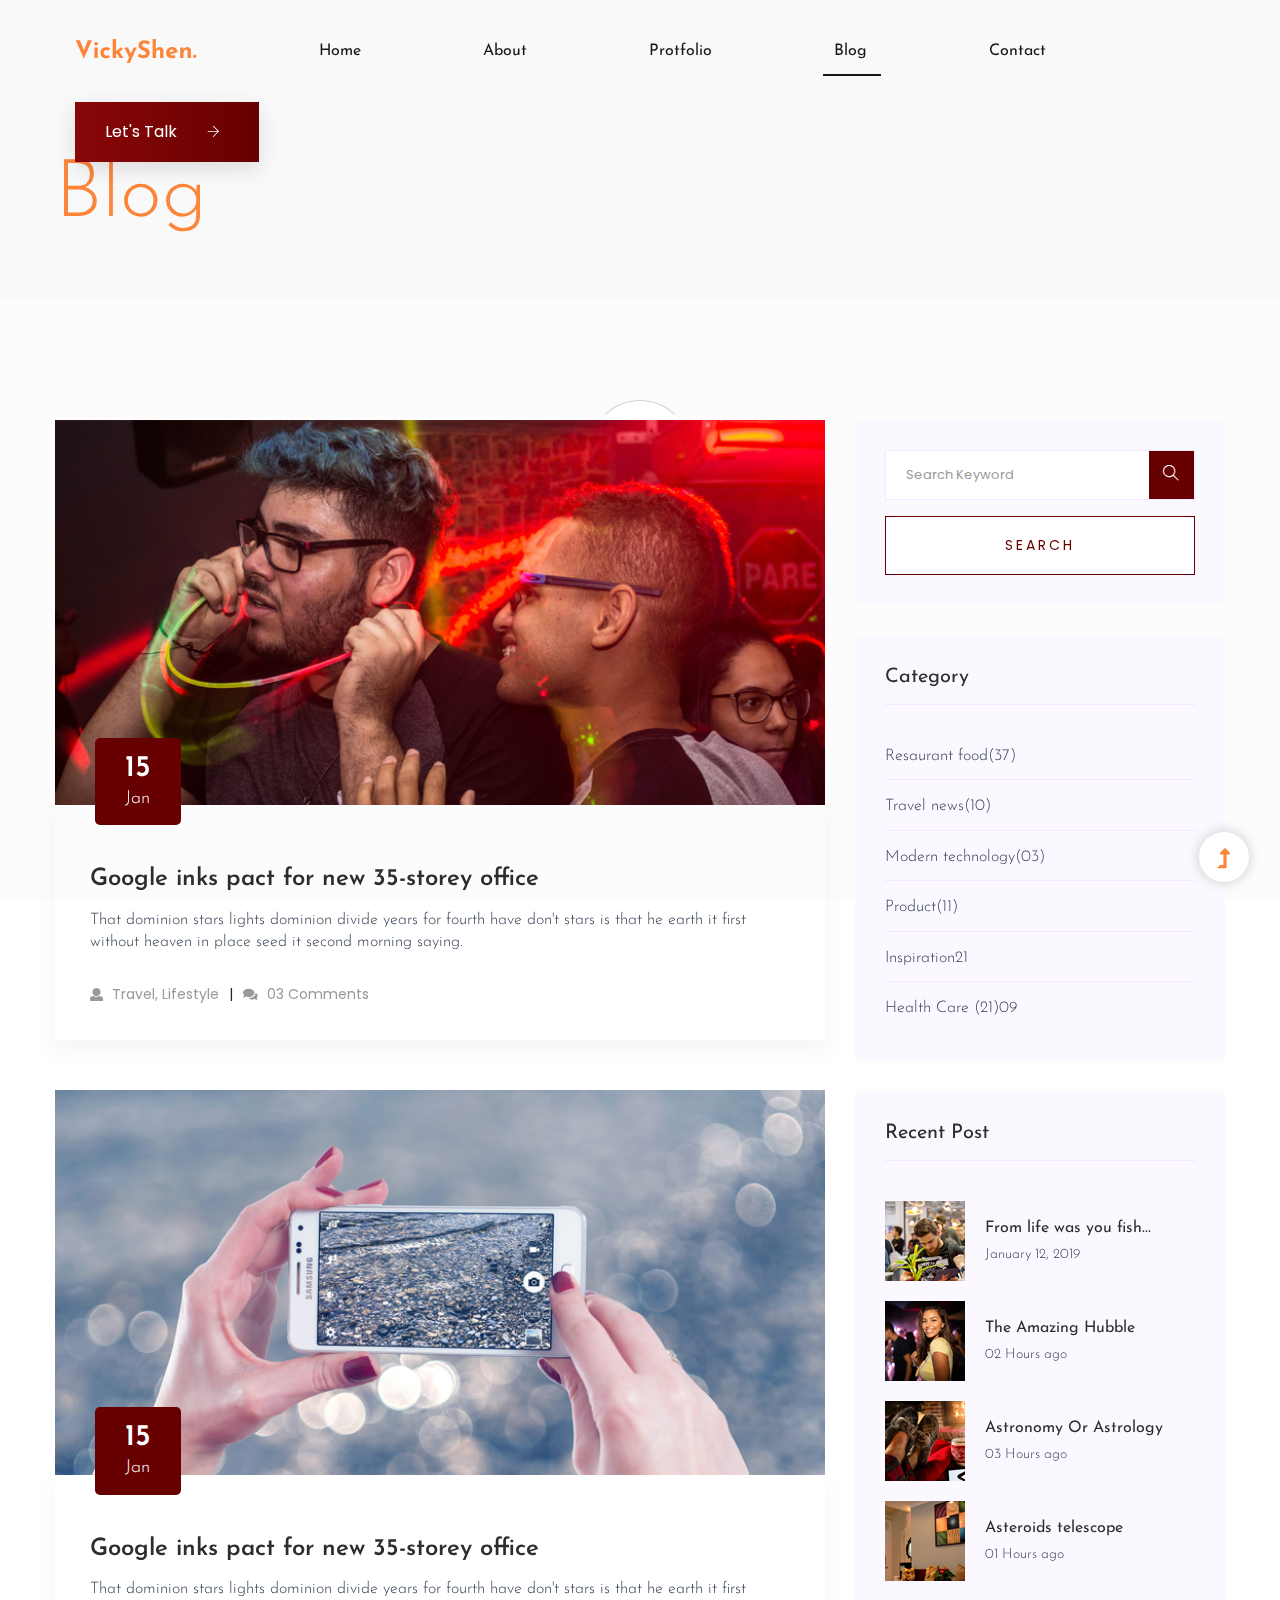
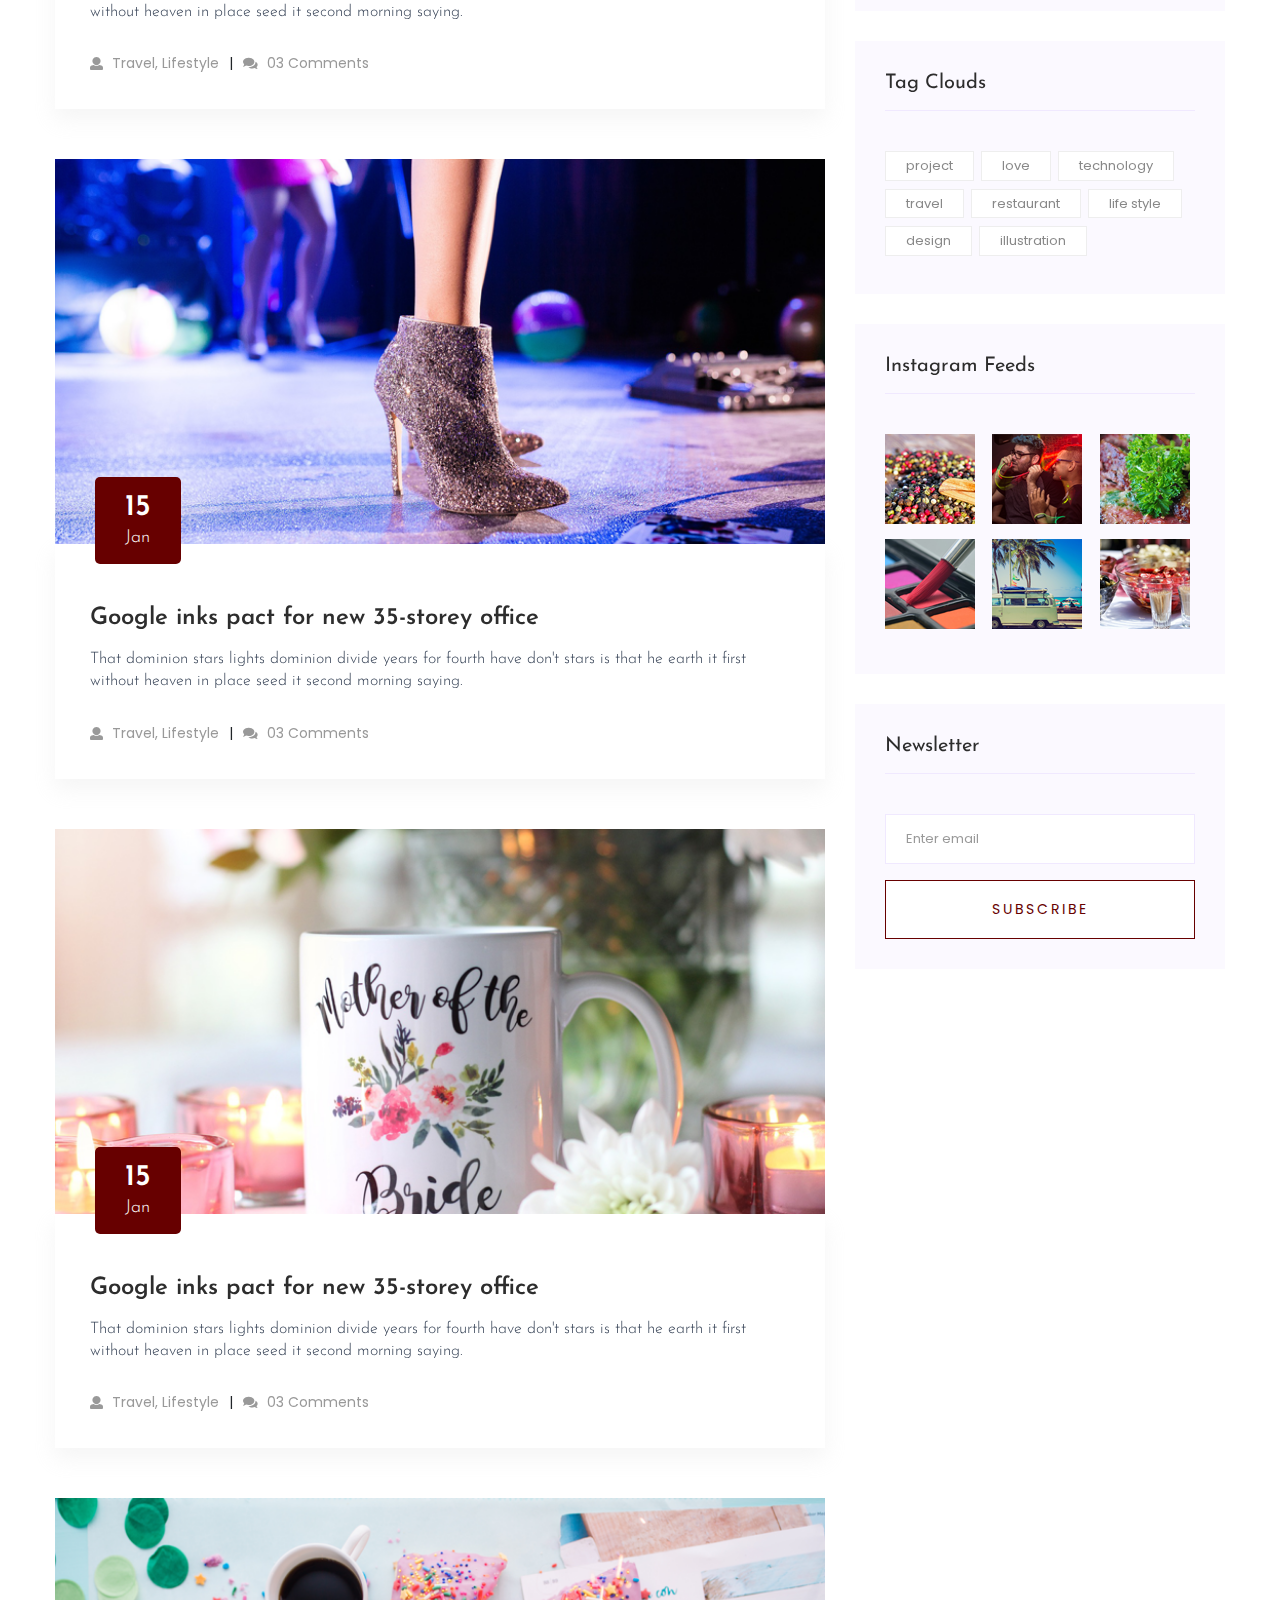
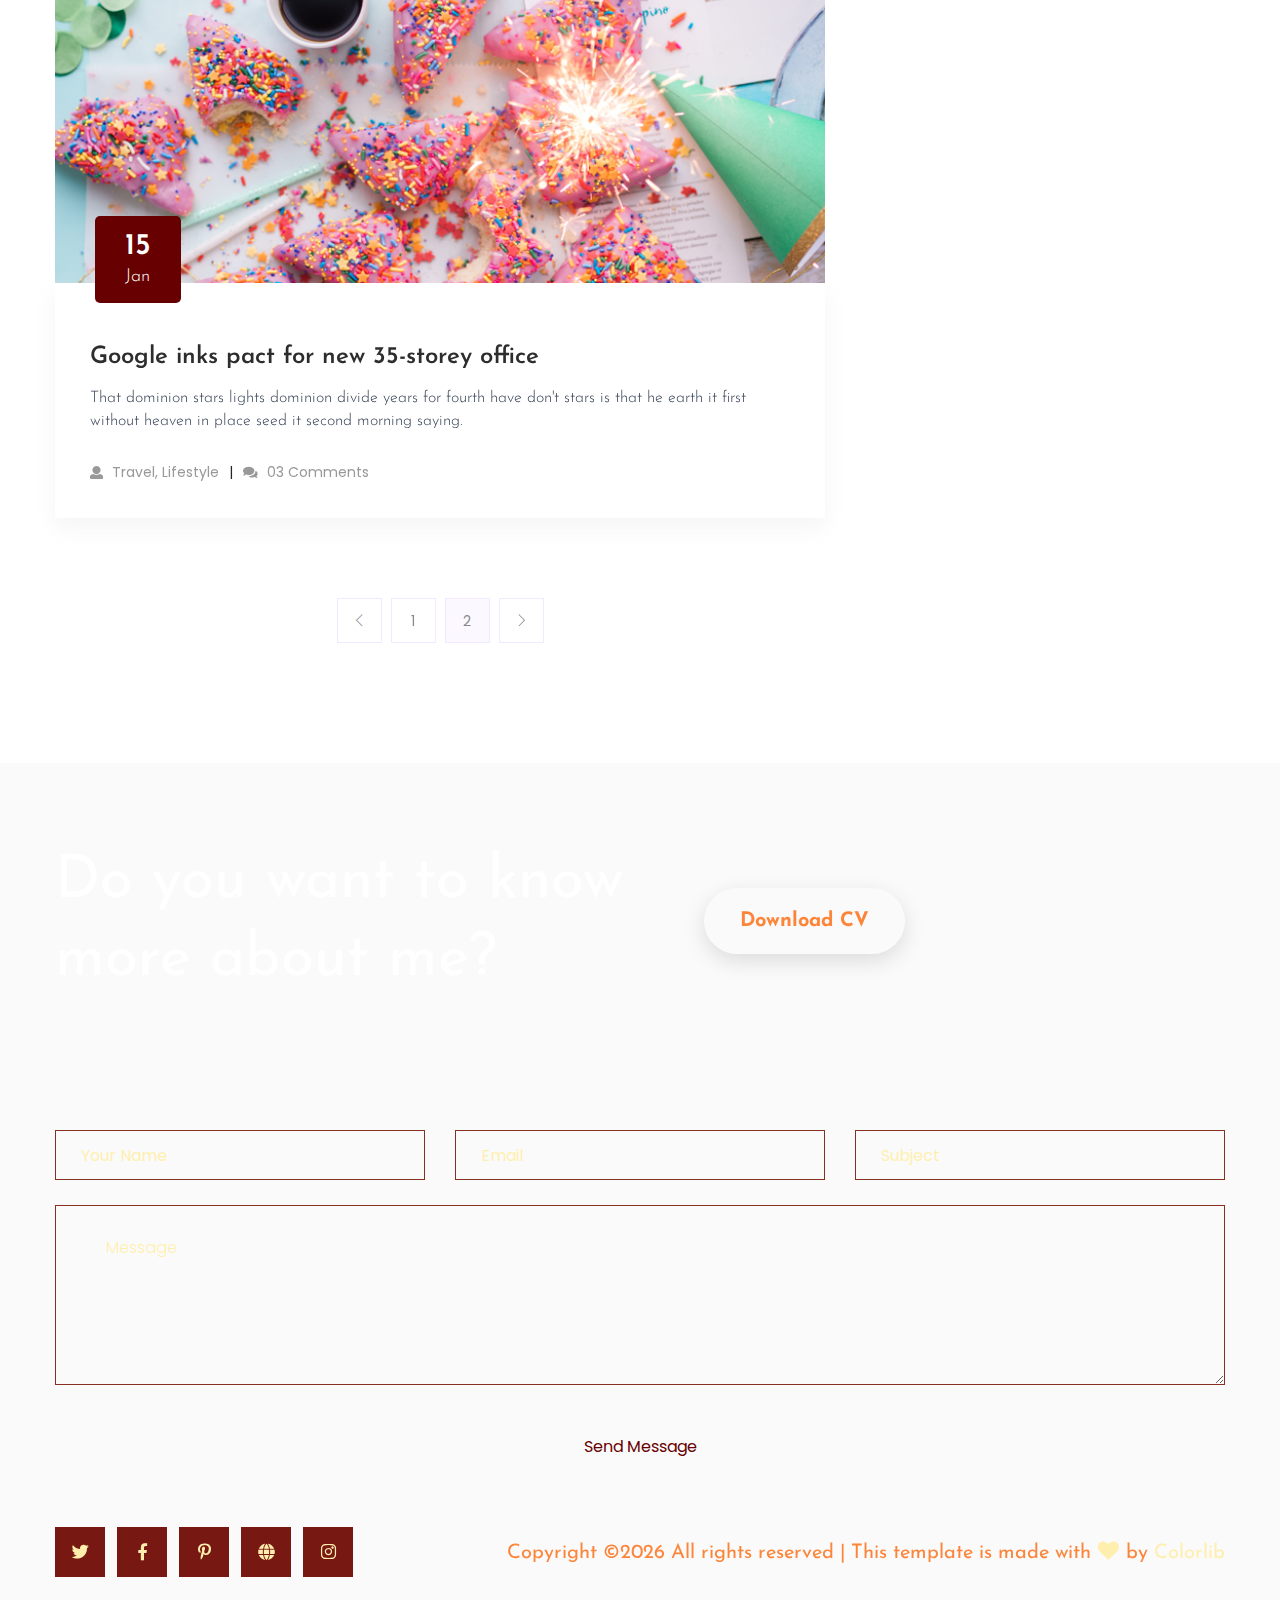
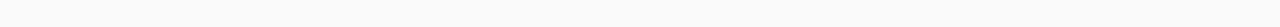
<file: blog.html>
<!doctype html>
<html class="no-js" lang="zxx">
<head>
    <meta charset="utf-8">
    <meta http-equiv="x-ua-compatible" content="ie=edge">
    <title> Personal | Teamplate</title>
    <meta name="description" content="">
    <meta name="viewport" content="width=device-width, initial-scale=1">
    <link rel="shortcut icon" type="image/x-icon" href="assets/img/favicon.ico">

    <!-- CSS here -->
    <link rel="stylesheet" href="assets/css/bootstrap.min.css">
    <link rel="stylesheet" href="assets/css/owl.carousel.min.css">
    <link rel="stylesheet" href="assets/css/slicknav.css">
    <link rel="stylesheet" href="assets/css/animate.min.css">
    <link rel="stylesheet" href="assets/css/hamburgers.min.css">
    <link rel="stylesheet" href="assets/css/magnific-popup.css">
    <link rel="stylesheet" href="assets/css/fontawesome-all.min.css">
    <link rel="stylesheet" href="assets/css/themify-icons.css">
    <link rel="stylesheet" href="assets/css/themify-icons.css">
    <link rel="stylesheet" href="assets/css/slick.css">
    <link rel="stylesheet" href="assets/css/nice-select.css">
    <link rel="stylesheet" href="assets/css/style.css">
    <link rel="stylesheet" href="assets/css/responsive.css">
</head>
<body>
    <!-- ? Preloader Start -->
    <div id="preloader-active">
        <div class="preloader d-flex align-items-center justify-content-center">
            <div class="preloader-inner position-relative">
                <div class="preloader-circle"></div>
                <div class="preloader-img pere-text">
                    <img src="assets/img/logo/loder.png" alt="">
                </div>
            </div>
        </div>
    </div>
    <!-- Preloader Start -->
    <header>
        <div class="header-area header-transparent">
            <div class="main-header header-sticky">
                <div class="container-fluid">
                    <div class="menu-wrapper d-flex align-items-center justify-content-between">
                        <!-- Logo -->
                        <div class="logo">
                            <a href="index.html"><img src="assets/img/logo/logo.svg" alt=""></a>
                        </div>
                        <!-- Main-menu -->
                        <div class="main-menu f-right d-none d-lg-block">
                            <nav>
                                <ul id="navigation">
                                    <li><a href="index.html">Home</a></li>
                                    <li><a href="about.html">About</a></li>
                                    <li><a href="protfolio.html">Protfolio</a></li>
                                    <li class="active"><a href="blog.html">Blog</a>
                                        <ul class="submenu">
                                            <li><a href="blog.html">Blog</a></li>
                                            <li><a href="blog_details.html">Blog Details</a></li>
                                            <li><a href="elements.html">Elements</a></li>
                                        </ul>
                                    </li>
                                    <li><a href="contact.html">Contact</a></li>
                                </ul>
                            </nav>
                        </div>          
                        <!-- Header-btn -->
                        <div class="header-info-right d-none d-lg-block">
                            <a href="#" class="btn header-btn">Let's Talk <i class="ti-arrow-right"></i></a>
                        </div>
                        <!-- Mobile Menu -->
                        <div class="col-12">
                            <div class="mobile_menu d-block d-lg-none"></div>
                        </div>
                    </div>
                </div>
            </div>
        </div>
        <!-- Header End -->
    </header>
    <main>
        <!--? Hero Area Start-->
        <div class="hero-area2 d-flex align-items-center">
            <div class="container">
                <div class="row ">
                    <div class="col-xl-12">
                        <!-- Hero Caption -->
                        <div class="hero-cap pt-100">
                            <h2>blog</h2>
                        </div>
                    </div>
                </div>
            </div>
        </div>
        <!--Hero Area End-->
        <!-- Hero Area End-->
        <!--? Blog Area Start-->
        <section class="blog_area section-padding">
            <div class="container">
                <div class="row">
                    <div class="col-lg-8 mb-5 mb-lg-0">
                        <div class="blog_left_sidebar">
                            <article class="blog_item">
                                <div class="blog_item_img">
                                    <img class="card-img rounded-0" src="assets/img/blog/single_blog_1.png" alt="">
                                    <a href="#" class="blog_item_date">
                                        <h3>15</h3>
                                        <p>Jan</p>
                                    </a>
                                </div>
                                <div class="blog_details">
                                    <a class="d-inline-block" href="blog_details.html">
                                        <h2 class="blog-head" style="color: #2d2d2d;">Google inks pact for new 35-storey office</h2>
                                    </a>
                                    <p>That dominion stars lights dominion divide years for fourth have don't stars is that
                                        he earth it first without heaven in place seed it second morning saying.</p>
                                    <ul class="blog-info-link">
                                        <li><a href="#"><i class="fa fa-user"></i> Travel, Lifestyle</a></li>
                                        <li><a href="#"><i class="fa fa-comments"></i> 03 Comments</a></li>
                                    </ul>
                                </div>
                            </article>
                            <article class="blog_item">
                                <div class="blog_item_img">
                                    <img class="card-img rounded-0" src="assets/img/blog/single_blog_2.png" alt="">
                                    <a href="#" class="blog_item_date">
                                        <h3>15</h3>
                                        <p>Jan</p>
                                    </a>
                                </div>
                                <div class="blog_details">
                                    <a class="d-inline-block" href="blog_details.html">
                                        <h2 class="blog-head" style="color: #2d2d2d;">Google inks pact for new 35-storey office</h2>
                                    </a>
                                    <p>That dominion stars lights dominion divide years for fourth have don't stars is that
                                        he earth it first without heaven in place seed it second morning saying.</p>
                                    <ul class="blog-info-link">
                                        <li><a href="#"><i class="fa fa-user"></i> Travel, Lifestyle</a></li>
                                        <li><a href="#"><i class="fa fa-comments"></i> 03 Comments</a></li>
                                    </ul>
                                </div>
                            </article>
                            <article class="blog_item">
                                <div class="blog_item_img">
                                    <img class="card-img rounded-0" src="assets/img/blog/single_blog_3.png" alt="">
                                    <a href="#" class="blog_item_date">
                                        <h3>15</h3>
                                        <p>Jan</p>
                                    </a>
                                </div>
                                <div class="blog_details">
                                    <a class="d-inline-block" href="blog_details.html">
                                        <h2 class="blog-head" style="color: #2d2d2d;">Google inks pact for new 35-storey office</h2>
                                    </a>
                                    <p>That dominion stars lights dominion divide years for fourth have don't stars is that
                                        he earth it first without heaven in place seed it second morning saying.</p>
                                    <ul class="blog-info-link">
                                        <li><a href="#"><i class="fa fa-user"></i> Travel, Lifestyle</a></li>
                                        <li><a href="#"><i class="fa fa-comments"></i> 03 Comments</a></li>
                                    </ul>
                                </div>
                            </article>
                            <article class="blog_item">
                                <div class="blog_item_img">
                                    <img class="card-img rounded-0" src="assets/img/blog/single_blog_4.png" alt="">
                                    <a href="#" class="blog_item_date">
                                        <h3>15</h3>
                                        <p>Jan</p>
                                    </a>
                                </div>
                                <div class="blog_details">
                                    <a class="d-inline-block" href="blog_details.html">
                                        <h2 class="blog-head" style="color: #2d2d2d;">Google inks pact for new 35-storey office</h2>
                                    </a>
                                    <p>That dominion stars lights dominion divide years for fourth have don't stars is that
                                        he earth it first without heaven in place seed it second morning saying.</p>
                                    <ul class="blog-info-link">
                                        <li><a href="#"><i class="fa fa-user"></i> Travel, Lifestyle</a></li>
                                        <li><a href="#"><i class="fa fa-comments"></i> 03 Comments</a></li>
                                    </ul>
                                </div>
                            </article>
                            <article class="blog_item">
                                <div class="blog_item_img">
                                    <img class="card-img rounded-0" src="assets/img/blog/single_blog_5.png" alt="">
                                    <a href="#" class="blog_item_date">
                                        <h3>15</h3>
                                        <p>Jan</p>
                                    </a>
                                </div>
                                <div class="blog_details">
                                    <a class="d-inline-block" href="blog_details.html">
                                        <h2 class="blog-head" style="color: #2d2d2d;">Google inks pact for new 35-storey office</h2>
                                    </a>
                                    <p>That dominion stars lights dominion divide years for fourth have don't stars is that
                                        he earth it first without heaven in place seed it second morning saying.</p>
                                    <ul class="blog-info-link">
                                        <li><a href="#"><i class="fa fa-user"></i> Travel, Lifestyle</a></li>
                                        <li><a href="#"><i class="fa fa-comments"></i> 03 Comments</a></li>
                                    </ul>
                                </div>
                            </article>
                            <nav class="blog-pagination justify-content-center d-flex">
                                <ul class="pagination">
                                    <li class="page-item">
                                        <a href="#" class="page-link" aria-label="Previous">
                                            <i class="ti-angle-left"></i>
                                        </a>
                                    </li>
                                    <li class="page-item">
                                        <a href="#" class="page-link">1</a>
                                    </li>
                                    <li class="page-item active">
                                        <a href="#" class="page-link">2</a>
                                    </li>
                                    <li class="page-item">
                                        <a href="#" class="page-link" aria-label="Next">
                                            <i class="ti-angle-right"></i>
                                        </a>
                                    </li>
                                </ul>
                            </nav>
                        </div>
                    </div>
                    <div class="col-lg-4">
                        <div class="blog_right_sidebar">
                            <aside class="single_sidebar_widget search_widget">
                                <form action="#">
                                    <div class="form-group">
                                        <div class="input-group mb-3">
                                            <input type="text" class="form-control" placeholder='Search Keyword'
                                                onfocus="this.placeholder = ''"
                                                onblur="this.placeholder = 'Search Keyword'">
                                            <div class="input-group-append">
                                                <button class="btns" type="button"><i class="ti-search"></i></button>
                                            </div>
                                        </div>
                                    </div>
                                    <button class="button rounded-0 primary-bg text-white w-100 btn_1 boxed-btn"
                                        type="submit">Search</button>
                                </form>
                            </aside>
                            <aside class="single_sidebar_widget post_category_widget">
                                <h4 class="widget_title" style="color: #2d2d2d;">Category</h4>
                                <ul class="list cat-list">
                                    <li>
                                        <a href="#" class="d-flex">
                                            <p>Resaurant food</p>
                                            <p>(37)</p>
                                        </a>
                                    </li>
                                    <li>
                                        <a href="#" class="d-flex">
                                            <p>Travel news</p>
                                            <p>(10)</p>
                                        </a>
                                    </li>
                                    <li>
                                        <a href="#" class="d-flex">
                                            <p>Modern technology</p>
                                            <p>(03)</p>
                                        </a>
                                    </li>
                                    <li>
                                        <a href="#" class="d-flex">
                                            <p>Product</p>
                                            <p>(11)</p>
                                        </a>
                                    </li>
                                    <li>
                                        <a href="#" class="d-flex">
                                            <p>Inspiration</p>
                                            <p>21</p>
                                        </a>
                                    </li>
                                    <li>
                                        <a href="#" class="d-flex">
                                            <p>Health Care (21)</p>
                                            <p>09</p>
                                        </a>
                                    </li>
                                </ul>
                            </aside>
                            <aside class="single_sidebar_widget popular_post_widget">
                                <h3 class="widget_title" style="color: #2d2d2d;">Recent Post</h3>
                                <div class="media post_item">
                                    <img src="assets/img/post/post_1.png" alt="post">
                                    <div class="media-body">
                                        <a href="blog_details.html">
                                            <h3 style="color: #2d2d2d;">From life was you fish...</h3>
                                        </a>
                                        <p>January 12, 2019</p>
                                    </div>
                                </div>
                                <div class="media post_item">
                                    <img src="assets/img/post/post_2.png" alt="post">
                                    <div class="media-body">
                                        <a href="blog_details.html">
                                            <h3 style="color: #2d2d2d;">The Amazing Hubble</h3>
                                        </a>
                                        <p>02 Hours ago</p>
                                    </div>
                                </div>
                                <div class="media post_item">
                                    <img src="assets/img/post/post_3.png" alt="post">
                                    <div class="media-body">
                                        <a href="blog_details.html">
                                            <h3 style="color: #2d2d2d;">Astronomy Or Astrology</h3>
                                        </a>
                                        <p>03 Hours ago</p>
                                    </div>
                                </div>
                                <div class="media post_item">
                                    <img src="assets/img/post/post_4.png" alt="post">
                                    <div class="media-body">
                                        <a href="blog_details.html">
                                            <h3 style="color: #2d2d2d;">Asteroids telescope</h3>
                                        </a>
                                        <p>01 Hours ago</p>
                                    </div>
                                </div>
                            </aside>
                            <aside class="single_sidebar_widget tag_cloud_widget">
                                <h4 class="widget_title" style="color: #2d2d2d;">Tag Clouds</h4>
                                <ul class="list">
                                    <li>
                                        <a href="#">project</a>
                                    </li>
                                    <li>
                                        <a href="#">love</a>
                                    </li>
                                    <li>
                                        <a href="#">technology</a>
                                    </li>
                                    <li>
                                        <a href="#">travel</a>
                                    </li>
                                    <li>
                                        <a href="#">restaurant</a>
                                    </li>
                                    <li>
                                        <a href="#">life style</a>
                                    </li>
                                    <li>
                                        <a href="#">design</a>
                                    </li>
                                    <li>
                                        <a href="#">illustration</a>
                                    </li>
                                </ul>
                            </aside>

                            <aside class="single_sidebar_widget instagram_feeds">
                                <h4 class="widget_title" style="color: #2d2d2d;">Instagram Feeds</h4>
                                <ul class="instagram_row flex-wrap">
                                    <li>
                                        <a href="#">
                                            <img class="img-fluid" src="assets/img/post/post_5.png" alt="">
                                        </a>
                                    </li>
                                    <li>
                                        <a href="#">
                                            <img class="img-fluid" src="assets/img/post/post_6.png" alt="">
                                        </a>
                                    </li>
                                    <li>
                                        <a href="#">
                                            <img class="img-fluid" src="assets/img/post/post_7.png" alt="">
                                        </a>
                                    </li>
                                    <li>
                                        <a href="#">
                                            <img class="img-fluid" src="assets/img/post/post_8.png" alt="">
                                        </a>
                                    </li>
                                    <li>
                                        <a href="#">
                                            <img class="img-fluid" src="assets/img/post/post_9.png" alt="">
                                        </a>
                                    </li>
                                    <li>
                                        <a href="#">
                                            <img class="img-fluid" src="assets/img/post/post_10.png" alt="">
                                        </a>
                                    </li>
                                </ul>
                            </aside>
                            <aside class="single_sidebar_widget newsletter_widget">
                                <h4 class="widget_title" style="color: #2d2d2d;">Newsletter</h4>
                                <form action="#">
                                    <div class="form-group">
                                        <input type="email" class="form-control" onfocus="this.placeholder = ''"
                                            onblur="this.placeholder = 'Enter email'" placeholder='Enter email' required>
                                    </div>
                                    <button class="button rounded-0 primary-bg text-white w-100 btn_1 boxed-btn"
                                        type="submit">Subscribe</button>
                                </form>
                            </aside>
                        </div>
                    </div>
                </div>
            </div>
        </section>
        <!-- Blog Area End -->
    </main>
    <footer>
        <div class="footer-wrappr">
            <div class="footer-top">
                <!-- Want To work -->
                <section class="wantToWork-area ">
                    <div class="container">
                        <div class="wants-wrapper w-padding2">
                            <div class="row align-items-center justify-content-between">
                                <div class="col-xl-7 col-lg-9 col-md-8">
                                    <div class="wantToWork-caption wantToWork-caption2">
                                        <h2>Do you want to know more about me?</h2>
                                    </div>
                                </div>
                                <div class="col-xl-2 col-lg-3 col-md-4">
                                    <a href="#" class="btn white-btn f-right sm-left">Download CV</a>
                                </div>
                            </div>
                        </div>
                    </div>
                </section>
                <!-- Want To work End -->
                <div class="container">
                    <div class="row">
                        <div class="col-lg-12">
                            <!-- contact-form -->
                            <div class="form-wrapper">
                                <div class="row ">
                                    <div class="col-xl-12">
                                        <div class="small-tittle mb-30">
                                            <h4>Contact Me</h4>
                                        </div>
                                    </div>
                                </div>
                                <form id="contact-form" action="#" method="POST">
                                    <div class="row">
                                        <div class="col-lg-4 col-md-6">
                                            <div class="form-box user-icon mb-25">
                                                <input type="text" name="name" placeholder="Your name">
                                            </div>
                                        </div>
                                        <div class="col-lg-4 col-md-6">
                                            <div class="form-box email-icon mb-25">
                                                <input type="text" name="email" placeholder="Email">
                                            </div>
                                        </div>
                                        <div class="col-lg-4 col-md-6">
                                            <div class="form-box email-icon mb-25">
                                                <input type="text" name="email" placeholder="Subject">
                                            </div>
                                        </div>
                                        <div class="col-lg-12">
                                            <div class="form-box message-icon mb-25">
                                                <textarea name="message" id="message" placeholder="Message"></textarea>
                                            </div>
                                            <div class="submit-info">
                                                <button class="submit-btn2" type="submit">Send Message</button>
                                            </div>
                                        </div>
                                    </div>
                                </form> 
                            </div>
                        </div>
                    </div>
                </div>
            </div>
            <!-- footer-bottom area -->
            <div class="footer-bottom-area">
                <div class="container">
                    <div class="footer-border">
                        <div class="row align-items-center">
                            <div class="col-xl-4 col-lg-4">
                                <div class="footer-social">
                                    <a href="#"><i class="fab fa-twitter"></i></a>
                                    <a href="https://bit.ly/sai4ull"><i class="fab fa-facebook-f"></i></a>
                                    <a href="#"><i class="fab fa-pinterest-p"></i></a>
                                    <a href="#"><i class="fas fa-globe"></i></a>
                                    <a href="#"><i class="fab fa-instagram"></i></a>
                                </div>
                            </div>
                            <div class="col-xl-8 col-lg-8">
                                <div class="footer-copy-right f-right">
                                    <p><!-- Link back to Colorlib can't be removed. Template is licensed under CC BY 3.0. -->
  Copyright &copy;<script>document.write(new Date().getFullYear());</script> All rights reserved | This template is made with <i class="fa fa-heart" aria-hidden="true"></i> by <a href="https://colorlib.com" target="_blank">Colorlib</a>
  <!-- Link back to Colorlib can't be removed. Template is licensed under CC BY 3.0. --></p>
                                </div>
                            </div>
                        </div>
                    </div>
                </div>
            </div>
        </div>
    </footer>
    <!-- Scroll Up -->
    <div id="back-top" >
        <a title="Go to Top" href="#"> <i class="fas fa-level-up-alt"></i></a>
    </div>

    <!-- JS here -->

    <script src="./assets/js/vendor/modernizr-3.5.0.min.js"></script>
    <!-- Jquery, Popper, Bootstrap -->
    <script src="./assets/js/vendor/jquery-1.12.4.min.js"></script>
    <script src="./assets/js/popper.min.js"></script>
    <script src="./assets/js/bootstrap.min.js"></script>
    <!-- Jquery Mobile Menu -->
    <script src="./assets/js/jquery.slicknav.min.js"></script>

    <!-- Jquery Slick , Owl-Carousel Plugins -->
    <script src="./assets/js/owl.carousel.min.js"></script>
    <script src="./assets/js/slick.min.js"></script>
    <!-- One Page, Animated-HeadLin -->
    <script src="./assets/js/wow.min.js"></script>
    <script src="./assets/js/animated.headline.js"></script>
    <script src="./assets/js/jquery.magnific-popup.js"></script>

    <!-- Date Picker -->
    <script src="./assets/js/gijgo.min.js"></script>
    <!-- Nice-select, sticky -->
    <script src="./assets/js/jquery.nice-select.min.js"></script>
    <script src="./assets/js/jquery.sticky.js"></script>
    
    <!-- counter , waypoint,Hover Direction -->
    <script src="./assets/js/jquery.counterup.min.js"></script>
    <script src="./assets/js/waypoints.min.js"></script>
    <script src="./assets/js/jquery.countdown.min.js"></script>
    <script src="./assets/js/hover-direction-snake.min.js"></script>

    <!-- contact js -->
    <script src="./assets/js/contact.js"></script>
    <script src="./assets/js/jquery.form.js"></script>
    <script src="./assets/js/jquery.validate.min.js"></script>
    <script src="./assets/js/mail-script.js"></script>
    <script src="./assets/js/jquery.ajaxchimp.min.js"></script>
    
    <!-- Jquery Plugins, main Jquery -->	
    <script src="./assets/js/plugins.js"></script>
    <script src="./assets/js/main.js"></script>


     
    </body>
</html>
</file>
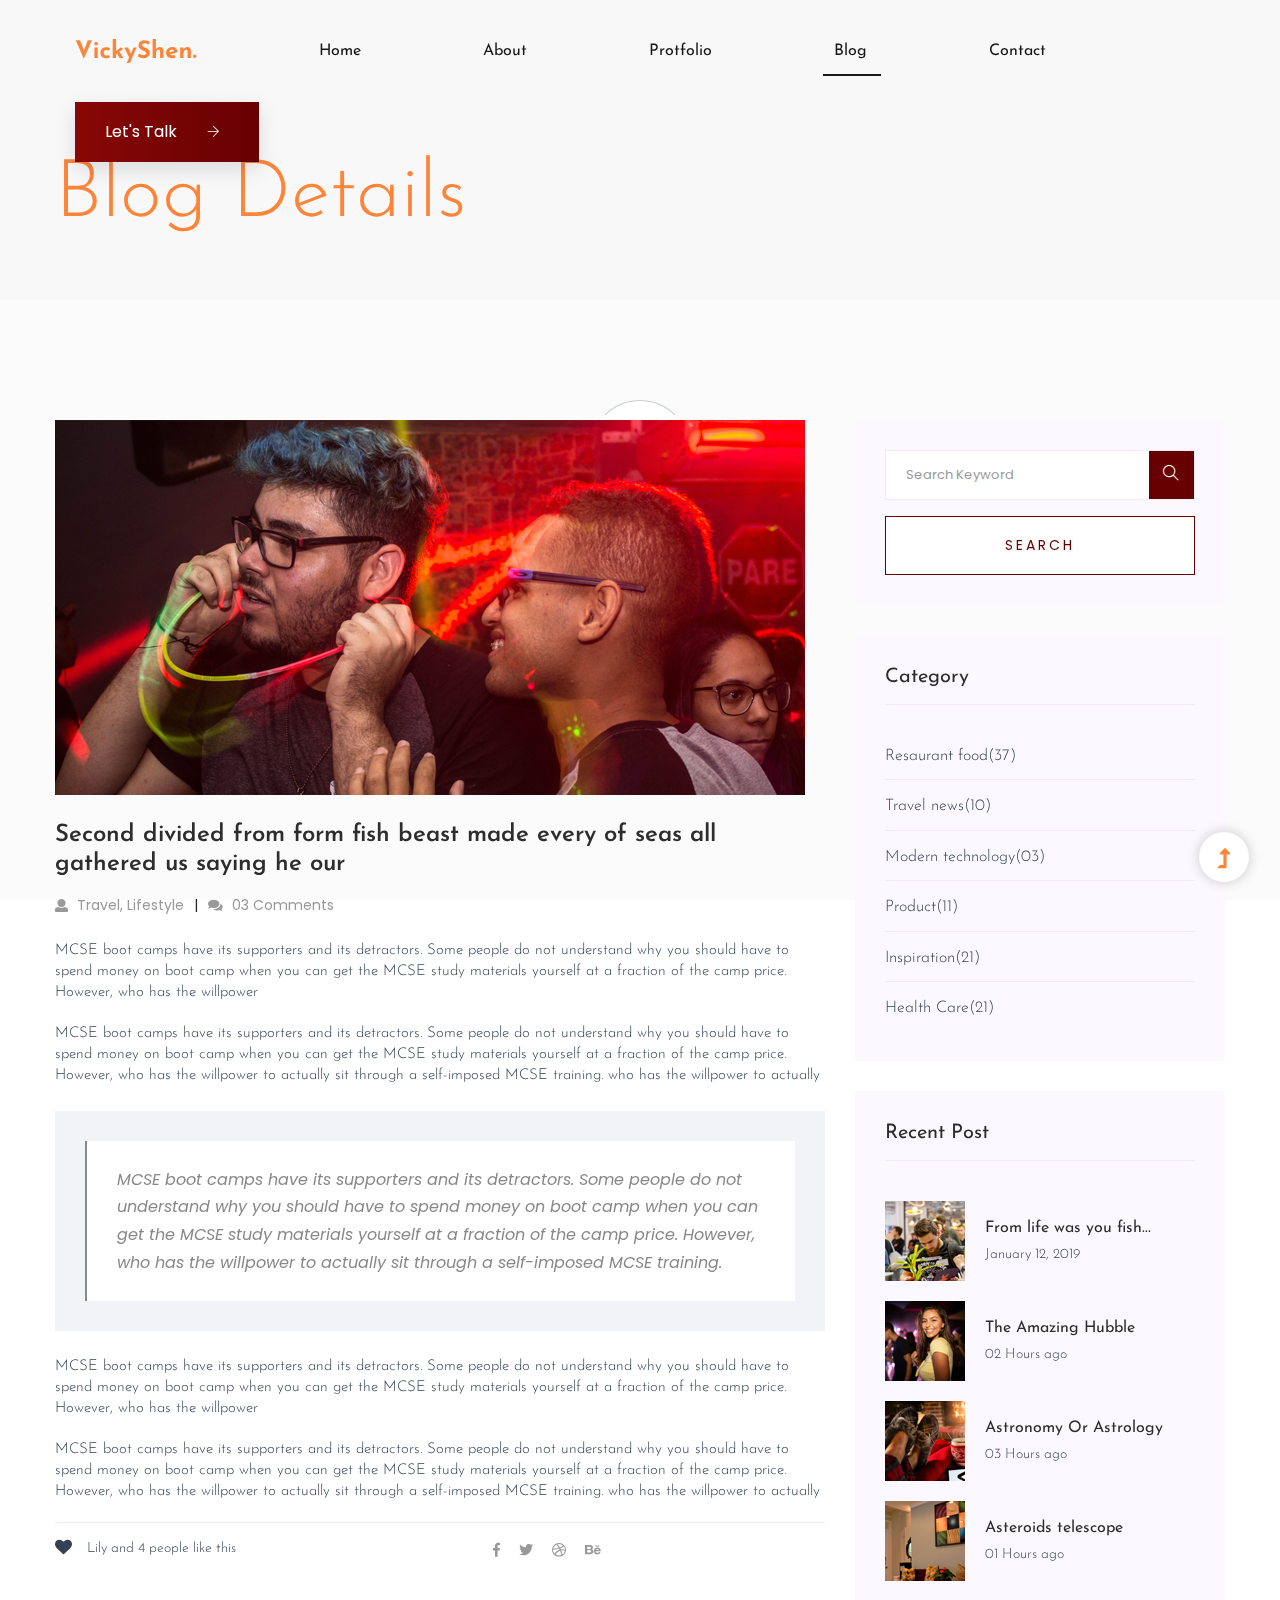
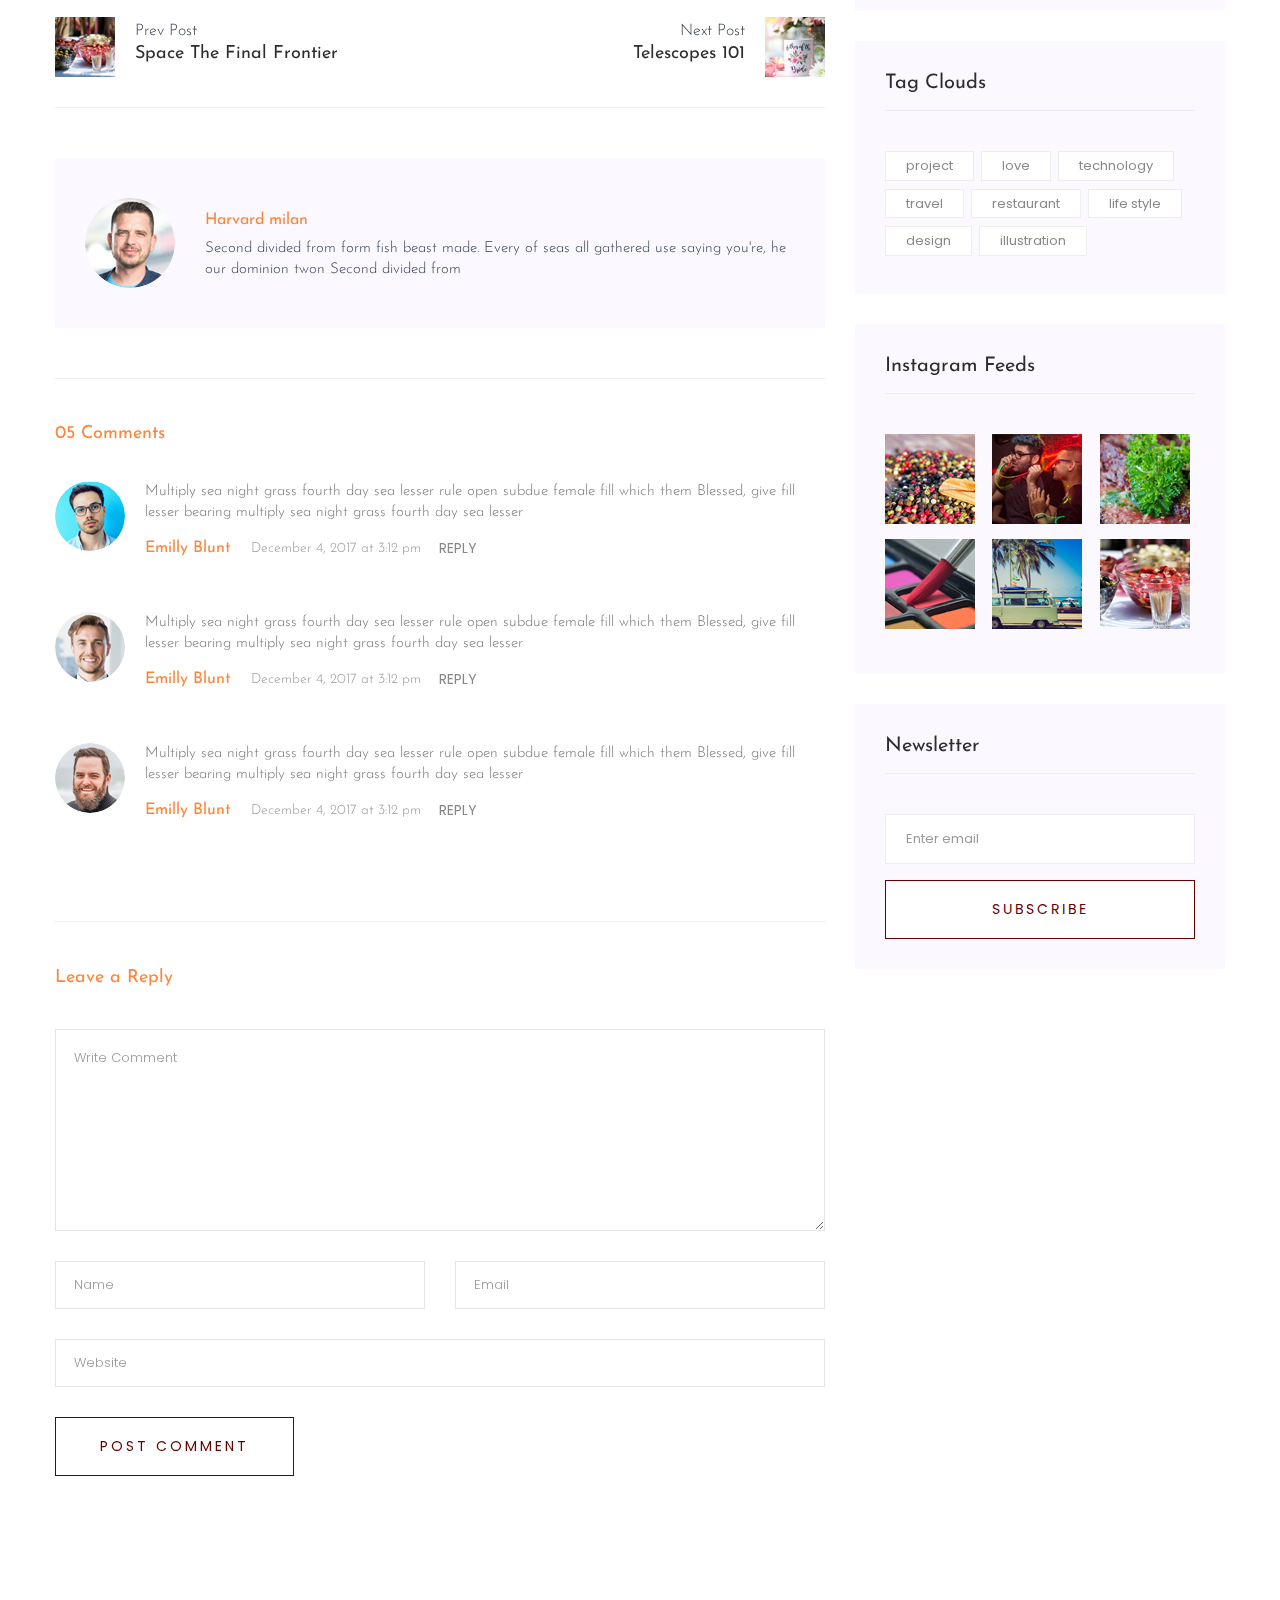
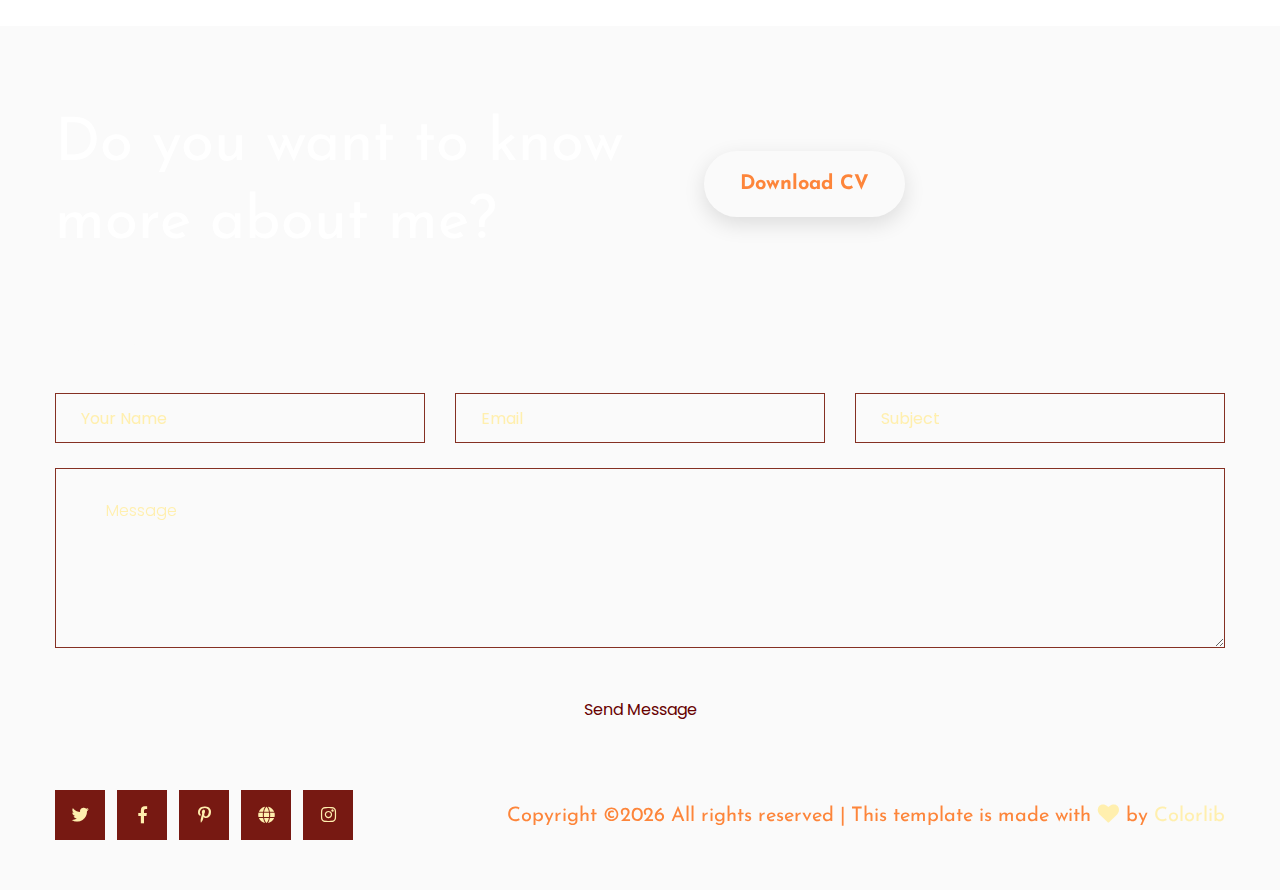
<file: blog_details.html>
<!doctype html>
<html class="no-js" lang="zxx">
<head>
   <meta charset="utf-8">
   <meta http-equiv="x-ua-compatible" content="ie=edge">
   <title> Personal | Teamplate</title>
   <meta name="description" content="">
   <meta name="viewport" content="width=device-width, initial-scale=1">
   <link rel="shortcut icon" type="image/x-icon" href="assets/img/favicon.ico">

  <!-- CSS here -->
   <link rel="stylesheet" href="assets/css/bootstrap.min.css">
   <link rel="stylesheet" href="assets/css/owl.carousel.min.css">
   <link rel="stylesheet" href="assets/css/slicknav.css">
   <link rel="stylesheet" href="assets/css/animate.min.css">
   <link rel="stylesheet" href="assets/css/hamburgers.min.css">
   <link rel="stylesheet" href="assets/css/magnific-popup.css">
   <link rel="stylesheet" href="assets/css/fontawesome-all.min.css">
   <link rel="stylesheet" href="assets/css/themify-icons.css">
   <link rel="stylesheet" href="assets/css/slick.css">
   <link rel="stylesheet" href="assets/css/nice-select.css">
   <link rel="stylesheet" href="assets/css/style.css">
</head>

<body>
   <!-- ? Preloader Start -->
   <div id="preloader-active">
      <div class="preloader d-flex align-items-center justify-content-center">
          <div class="preloader-inner position-relative">
              <div class="preloader-circle"></div>
              <div class="preloader-img pere-text">
                  <img src="assets/img/logo/loder.png" alt="">
              </div>
          </div>
      </div>
   </div>
   <!-- Preloader Start -->
   <header>
   <div class="header-area header-transparent">
       <div class="main-header header-sticky">
           <div class="container-fluid">
               <div class="menu-wrapper d-flex align-items-center justify-content-between">
                   <!-- Logo -->
                   <div class="logo">
                       <a href="index.html"><img src="assets/img/logo/logo.svg" alt=""></a>
                   </div>
                   <!-- Main-menu -->
                   <div class="main-menu f-right d-none d-lg-block">
                       <nav>
                           <ul id="navigation">
                               <li><a href="index.html">Home</a></li>
                               <li><a href="about.html">About</a></li>
                               <li><a href="protfolio.html">Protfolio</a></li>
                               <li class="active"><a href="blog.html">Blog</a>
                                   <ul class="submenu">
                                       <li><a href="blog.html">Blog</a></li>
                                       <li><a href="blog_details.html">Blog Details</a></li>
                                       <li><a href="elements.html">Elements</a></li>
                                   </ul>
                               </li>
                               <li><a href="contact.html">Contact</a></li>
                           </ul>
                       </nav>
                   </div>          
                   <!-- Header-btn -->
                   <div class="header-info-right d-none d-lg-block">
                       <a href="#" class="btn header-btn">Let's Talk <i class="ti-arrow-right"></i></a>
                   </div>
                   <!-- Mobile Menu -->
                   <div class="col-12">
                       <div class="mobile_menu d-block d-lg-none"></div>
                   </div>
               </div>
           </div>
       </div>
   </div>
   <!-- Header End -->
   </header>
<main>
   <!--? Hero Area Start-->
   <div class="hero-area2 d-flex align-items-center">
       <div class="container">
           <div class="row ">
               <div class="col-xl-12">
                   <!-- Hero Caption -->
                   <div class="hero-cap pt-100">
                       <h2>Blog Details</h2>
                   </div>
               </div>
           </div>
       </div>
   </div>
   <!--Hero Area End-->
      <!--? Blog Area Start -->
      <section class="blog_area single-post-area section-padding">
         <div class="container">
            <div class="row">
               <div class="col-lg-8 posts-list">
                  <div class="single-post">
                     <div class="feature-img">
                        <img class="img-fluid" src="assets/img/blog/single_blog_1.png" alt="">
                     </div>
                     <div class="blog_details">
                        <h2 style="color: #2d2d2d;">Second divided from form fish beast made every of seas
                           all gathered us saying he our
                        </h2>
                        <ul class="blog-info-link mt-3 mb-4">
                           <li><a href="#"><i class="fa fa-user"></i> Travel, Lifestyle</a></li>
                           <li><a href="#"><i class="fa fa-comments"></i> 03 Comments</a></li>
                        </ul>
                        <p class="excert">
                           MCSE boot camps have its supporters and its detractors. Some people do not understand why you
                           should have to spend money on boot camp when you can get the MCSE study materials yourself at a
                           fraction of the camp price. However, who has the willpower
                        </p>
                        <p>
                           MCSE boot camps have its supporters and its detractors. Some people do not understand why you
                           should have to spend money on boot camp when you can get the MCSE study materials yourself at a
                           fraction of the camp price. However, who has the willpower to actually sit through a
                           self-imposed MCSE training. who has the willpower to actually
                        </p>
                        <div class="quote-wrapper">
                           <div class="quotes">
                              MCSE boot camps have its supporters and its detractors. Some people do not understand why you
                              should have to spend money on boot camp when you can get the MCSE study materials yourself at
                              a fraction of the camp price. However, who has the willpower to actually sit through a
                              self-imposed MCSE training.
                           </div>
                        </div>
                        <p>
                           MCSE boot camps have its supporters and its detractors. Some people do not understand why you
                           should have to spend money on boot camp when you can get the MCSE study materials yourself at a
                           fraction of the camp price. However, who has the willpower
                        </p>
                        <p>
                           MCSE boot camps have its supporters and its detractors. Some people do not understand why you
                           should have to spend money on boot camp when you can get the MCSE study materials yourself at a
                           fraction of the camp price. However, who has the willpower to actually sit through a
                           self-imposed MCSE training. who has the willpower to actually
                        </p>
                     </div>
                  </div>
                  <div class="navigation-top">
                     <div class="d-sm-flex justify-content-between text-center">
                        <p class="like-info"><span class="align-middle"><i class="fa fa-heart"></i></span> Lily and 4
                           people like this</p>
                        <div class="col-sm-4 text-center my-2 my-sm-0">
                        </div>
                        <ul class="social-icons">
                           <li><a href="https://www.facebook.com/sai4ull"><i class="fab fa-facebook-f"></i></a></li>
                           <li><a href="#"><i class="fab fa-twitter"></i></a></li>
                           <li><a href="#"><i class="fab fa-dribbble"></i></a></li>
                           <li><a href="#"><i class="fab fa-behance"></i></a></li>
                        </ul>
                     </div>
                     <div class="navigation-area">
                        <div class="row">
                           <div
                              class="col-lg-6 col-md-6 col-12 nav-left flex-row d-flex justify-content-start align-items-center">
                              <div class="thumb">
                                 <a href="#">
                                    <img class="img-fluid" src="assets/img/post/preview.png" alt="">
                                 </a>
                              </div>
                              <div class="arrow">
                                 <a href="#">
                                    <span class="lnr text-white ti-arrow-left"></span>
                                 </a>
                              </div>
                              <div class="detials">
                                 <p>Prev Post</p>
                                 <a href="#">
                                    <h4 style="color: #2d2d2d;">Space The Final Frontier</h4>
                                 </a>
                              </div>
                           </div>
                           <div
                              class="col-lg-6 col-md-6 col-12 nav-right flex-row d-flex justify-content-end align-items-center">
                              <div class="detials">
                                 <p>Next Post</p>
                                 <a href="#">
                                    <h4 style="color: #2d2d2d;">Telescopes 101</h4>
                                 </a>
                              </div>
                              <div class="arrow">
                                 <a href="#">
                                    <span class="lnr text-white ti-arrow-right"></span>
                                 </a>
                              </div>
                              <div class="thumb">
                                 <a href="#">
                                    <img class="img-fluid" src="assets/img/post/next.png" alt="">
                                 </a>
                              </div>
                           </div>
                        </div>
                     </div>
                  </div>
                  <div class="blog-author">
                     <div class="media align-items-center">
                        <img src="assets/img/blog/author.png" alt="">
                        <div class="media-body">
                           <a href="#">
                              <h4>Harvard milan</h4>
                           </a>
                           <p>Second divided from form fish beast made. Every of seas all gathered use saying you're, he
                              our dominion twon Second divided from</p>
                        </div>
                     </div>
                  </div>
                  <div class="comments-area">
                     <h4>05 Comments</h4>
                     <div class="comment-list">
                        <div class="single-comment justify-content-between d-flex">
                           <div class="user justify-content-between d-flex">
                              <div class="thumb">
                                 <img src="assets/img/blog/comment_1.png" alt="">
                              </div>
                              <div class="desc">
                                 <p class="comment">
                                    Multiply sea night grass fourth day sea lesser rule open subdue female fill which them
                                    Blessed, give fill lesser bearing multiply sea night grass fourth day sea lesser
                                 </p>
                                 <div class="d-flex justify-content-between">
                                    <div class="d-flex align-items-center">
                                       <h5>
                                          <a href="#">Emilly Blunt</a>
                                       </h5>
                                       <p class="date">December 4, 2017 at 3:12 pm </p>
                                    </div>
                                    <div class="reply-btn">
                                       <a href="#" class="btn-reply text-uppercase">reply</a>
                                    </div>
                                 </div>
                              </div>
                           </div>
                        </div>
                     </div>
                     <div class="comment-list">
                        <div class="single-comment justify-content-between d-flex">
                           <div class="user justify-content-between d-flex">
                              <div class="thumb">
                                 <img src="assets/img/blog/comment_2.png" alt="">
                              </div>
                              <div class="desc">
                                 <p class="comment">
                                    Multiply sea night grass fourth day sea lesser rule open subdue female fill which them
                                    Blessed, give fill lesser bearing multiply sea night grass fourth day sea lesser
                                 </p>
                                 <div class="d-flex justify-content-between">
                                    <div class="d-flex align-items-center">
                                       <h5>
                                          <a href="#">Emilly Blunt</a>
                                       </h5>
                                       <p class="date">December 4, 2017 at 3:12 pm </p>
                                    </div>
                                    <div class="reply-btn">
                                       <a href="#" class="btn-reply text-uppercase">reply</a>
                                    </div>
                                 </div>
                              </div>
                           </div>
                        </div>
                     </div>
                     <div class="comment-list">
                        <div class="single-comment justify-content-between d-flex">
                           <div class="user justify-content-between d-flex">
                              <div class="thumb">
                                 <img src="assets/img/blog/comment_3.png" alt="">
                              </div>
                              <div class="desc">
                                 <p class="comment">
                                    Multiply sea night grass fourth day sea lesser rule open subdue female fill which them
                                    Blessed, give fill lesser bearing multiply sea night grass fourth day sea lesser
                                 </p>
                                 <div class="d-flex justify-content-between">
                                    <div class="d-flex align-items-center">
                                       <h5>
                                          <a href="#">Emilly Blunt</a>
                                       </h5>
                                       <p class="date">December 4, 2017 at 3:12 pm </p>
                                    </div>
                                    <div class="reply-btn">
                                       <a href="#" class="btn-reply text-uppercase">reply</a>
                                    </div>
                                 </div>
                              </div>
                           </div>
                        </div>
                     </div>
                  </div>
                  <div class="comment-form">
                     <h4>Leave a Reply</h4>
                     <form class="form-contact comment_form" action="#" id="commentForm">
                        <div class="row">
                           <div class="col-12">
                              <div class="form-group">
                                 <textarea class="form-control w-100" name="comment" id="comment" cols="30" rows="9"
                                    placeholder="Write Comment"></textarea>
                              </div>
                           </div>
                           <div class="col-sm-6">
                              <div class="form-group">
                                 <input class="form-control" name="name" id="name" type="text" placeholder="Name">
                              </div>
                           </div>
                           <div class="col-sm-6">
                              <div class="form-group">
                                 <input class="form-control" name="email" id="email" type="email" placeholder="Email">
                              </div>
                           </div>
                           <div class="col-12">
                              <div class="form-group">
                                 <input class="form-control" name="website" id="website" type="text" placeholder="Website">
                              </div>
                           </div>
                        </div>
                        <div class="form-group">
                           <button type="submit" class="button button-contactForm btn_1 boxed-btn">Post Comment</button>
                        </div>
                     </form>
                  </div>
               </div>
               <div class="col-lg-4">
                  <div class="blog_right_sidebar">
                     <aside class="single_sidebar_widget search_widget">
                        <form action="#">
                           <div class="form-group">
                              <div class="input-group mb-3">
                                 <input type="text" class="form-control" placeholder='Search Keyword'
                                    onfocus="this.placeholder = ''" onblur="this.placeholder = 'Search Keyword'">
                                 <div class="input-group-append">
                                    <button class="btns" type="button"><i class="ti-search"></i></button>
                                 </div>
                              </div>
                           </div>
                           <button class="button rounded-0 primary-bg text-white w-100 btn_1 boxed-btn"
                              type="submit">Search</button>
                        </form>
                     </aside>
                     <aside class="single_sidebar_widget post_category_widget">
                        <h4 class="widget_title" style="color: #2d2d2d;">Category</h4>
                        <ul class="list cat-list">
                           <li>
                              <a href="#" class="d-flex">
                                 <p>Resaurant food</p>
                                 <p>(37)</p>
                              </a>
                           </li>
                           <li>
                              <a href="#" class="d-flex">
                                 <p>Travel news</p>
                                 <p>(10)</p>
                              </a>
                           </li>
                           <li>
                              <a href="#" class="d-flex">
                                 <p>Modern technology</p>
                                 <p>(03)</p>
                              </a>
                           </li>
                           <li>
                              <a href="#" class="d-flex">
                                 <p>Product</p>
                                 <p>(11)</p>
                              </a>
                           </li>
                           <li>
                              <a href="#" class="d-flex">
                                 <p>Inspiration</p>
                                 <p>(21)</p>
                              </a>
                           </li>
                           <li>
                              <a href="#" class="d-flex">
                                 <p>Health Care</p>
                                 <p>(21)</p>
                              </a>
                           </li>
                        </ul>
                     </aside>
                     <aside class="single_sidebar_widget popular_post_widget">
                        <h3 class="widget_title" style="color: #2d2d2d;">Recent Post</h3>
                        <div class="media post_item">
                           <img src="assets/img/post/post_1.png" alt="post">
                           <div class="media-body">
                              <a href="blog_details.html">
                                 <h3 style="color: #2d2d2d;">From life was you fish...</h3>
                              </a>
                              <p>January 12, 2019</p>
                           </div>
                        </div>
                        <div class="media post_item">
                           <img src="assets/img/post/post_2.png" alt="post">
                           <div class="media-body">
                              <a href="blog_details.html">
                                 <h3 style="color: #2d2d2d;">The Amazing Hubble</h3>
                              </a>
                              <p>02 Hours ago</p>
                           </div>
                        </div>
                        <div class="media post_item">
                           <img src="assets/img/post/post_3.png" alt="post">
                           <div class="media-body">
                              <a href="blog_details.html">
                                 <h3 style="color: #2d2d2d;">Astronomy Or Astrology</h3>
                              </a>
                              <p>03 Hours ago</p>
                           </div>
                        </div>
                        <div class="media post_item">
                           <img src="assets/img/post/post_4.png" alt="post">
                           <div class="media-body">
                              <a href="blog_details.html">
                                 <h3 style="color: #2d2d2d;">Asteroids telescope</h3>
                              </a>
                              <p>01 Hours ago</p>
                           </div>
                        </div>
                     </aside>
                     <aside class="single_sidebar_widget tag_cloud_widget">
                        <h4 class="widget_title" style="color: #2d2d2d;">Tag Clouds</h4>
                        <ul class="list">
                           <li>
                              <a href="#">project</a>
                           </li>
                           <li>
                              <a href="#">love</a>
                           </li>
                           <li>
                              <a href="#">technology</a>
                           </li>
                           <li>
                              <a href="#">travel</a>
                           </li>
                           <li>
                              <a href="#">restaurant</a>
                           </li>
                           <li>
                              <a href="#">life style</a>
                           </li>
                           <li>
                              <a href="#">design</a>
                           </li>
                           <li>
                              <a href="#">illustration</a>
                           </li>
                        </ul>
                     </aside>
                     <aside class="single_sidebar_widget instagram_feeds">
                        <h4 class="widget_title" style="color: #2d2d2d;">Instagram Feeds</h4>
                        <ul class="instagram_row flex-wrap">
                           <li>
                              <a href="#">
                                 <img class="img-fluid" src="assets/img/post/post_5.png" alt="">
                              </a>
                           </li>
                           <li>
                              <a href="#">
                                 <img class="img-fluid" src="assets/img/post/post_6.png" alt="">
                              </a>
                           </li>
                           <li>
                              <a href="#">
                                 <img class="img-fluid" src="assets/img/post/post_7.png" alt="">
                              </a>
                           </li>
                           <li>
                              <a href="#">
                                 <img class="img-fluid" src="assets/img/post/post_8.png" alt="">
                              </a>
                           </li>
                           <li>
                              <a href="#">
                                 <img class="img-fluid" src="assets/img/post/post_9.png" alt="">
                              </a>
                           </li>
                           <li>
                              <a href="#">
                                 <img class="img-fluid" src="assets/img/post/post_10.png" alt="">
                              </a>
                           </li>
                        </ul>
                     </aside>
                     <aside class="single_sidebar_widget newsletter_widget">
                        <h4 class="widget_title" style="color: #2d2d2d;">Newsletter</h4>
                        <form action="#">
                           <div class="form-group">
                              <input type="email" class="form-control" onfocus="this.placeholder = ''"
                                 onblur="this.placeholder = 'Enter email'" placeholder='Enter email' required>
                           </div>
                           <button class="button rounded-0 primary-bg text-white w-100 btn_1 boxed-btn" type="submit">Subscribe</button>
                        </form>
                     </aside>
                  </div>
               </div>
            </div>
         </div>
      </section>
      <!-- Blog Area End -->
   </main>
   <footer>
      <div class="footer-wrappr">
          <div class="footer-top">
              <!-- Want To work -->
              <section class="wantToWork-area ">
                  <div class="container">
                      <div class="wants-wrapper w-padding2">
                          <div class="row align-items-center justify-content-between">
                              <div class="col-xl-7 col-lg-9 col-md-8">
                                  <div class="wantToWork-caption wantToWork-caption2">
                                      <h2>Do you want to know more about me?</h2>
                                  </div>
                              </div>
                              <div class="col-xl-2 col-lg-3 col-md-4">
                                  <a href="#" class="btn white-btn f-right sm-left">Download CV</a>
                              </div>
                          </div>
                      </div>
                  </div>
              </section>
              <!-- Want To work End -->
              <div class="container">
                  <div class="row">
                      <div class="col-lg-12">
                          <!-- contact-form -->
                          <div class="form-wrapper">
                              <div class="row ">
                                  <div class="col-xl-12">
                                      <div class="small-tittle mb-30">
                                          <h4>Contact Me</h4>
                                      </div>
                                  </div>
                              </div>
                              <form id="contact-form" action="#" method="POST">
                                  <div class="row">
                                      <div class="col-lg-4 col-md-6">
                                          <div class="form-box user-icon mb-25">
                                              <input type="text" name="name" placeholder="Your name">
                                          </div>
                                      </div>
                                      <div class="col-lg-4 col-md-6">
                                          <div class="form-box email-icon mb-25">
                                              <input type="text" name="email" placeholder="Email">
                                          </div>
                                      </div>
                                      <div class="col-lg-4 col-md-6">
                                          <div class="form-box email-icon mb-25">
                                              <input type="text" name="email" placeholder="Subject">
                                          </div>
                                      </div>
                                      <div class="col-lg-12">
                                          <div class="form-box message-icon mb-25">
                                              <textarea name="message" id="message" placeholder="Message"></textarea>
                                          </div>
                                          <div class="submit-info">
                                              <button class="submit-btn2" type="submit">Send Message</button>
                                          </div>
                                      </div>
                                  </div>
                              </form> 
                          </div>
                      </div>
                  </div>
              </div>
          </div>
          <!-- footer-bottom area -->
          <div class="footer-bottom-area">
              <div class="container">
                  <div class="footer-border">
                      <div class="row align-items-center">
                          <div class="col-xl-4 col-lg-4">
                              <div class="footer-social">
                                  <a href="#"><i class="fab fa-twitter"></i></a>
                                  <a href="https://bit.ly/sai4ull"><i class="fab fa-facebook-f"></i></a>
                                  <a href="#"><i class="fab fa-pinterest-p"></i></a>
                                  <a href="#"><i class="fas fa-globe"></i></a>
                                  <a href="#"><i class="fab fa-instagram"></i></a>
                              </div>
                          </div>
                          <div class="col-xl-8 col-lg-8">
                              <div class="footer-copy-right f-right">
                                  <p><!-- Link back to Colorlib can't be removed. Template is licensed under CC BY 3.0. -->
  Copyright &copy;<script>document.write(new Date().getFullYear());</script> All rights reserved | This template is made with <i class="fa fa-heart" aria-hidden="true"></i> by <a href="https://colorlib.com" target="_blank">Colorlib</a>
  <!-- Link back to Colorlib can't be removed. Template is licensed under CC BY 3.0. --></p>
                              </div>
                          </div>
                      </div>
                  </div>
              </div>
          </div>
      </div>
  </footer>
  <!-- Scroll Up -->
  <div id="back-top" >
      <a title="Go to Top" href="#"> <i class="fas fa-level-up-alt"></i></a>
  </div>

   <!-- JS here -->

   <script src="./assets/js/vendor/modernizr-3.5.0.min.js"></script>
   <!-- Jquery, Popper, Bootstrap -->
   <script src="./assets/js/vendor/jquery-1.12.4.min.js"></script>
   <script src="./assets/js/popper.min.js"></script>
   <script src="./assets/js/bootstrap.min.js"></script>
   <!-- Jquery Mobile Menu -->
   <script src="./assets/js/jquery.slicknav.min.js"></script>

   <!-- Jquery Slick , Owl-Carousel Plugins -->
   <script src="./assets/js/owl.carousel.min.js"></script>
   <script src="./assets/js/slick.min.js"></script>
   <!-- One Page, Animated-HeadLin -->
   <script src="./assets/js/wow.min.js"></script>
   <script src="./assets/js/animated.headline.js"></script>
   <script src="./assets/js/jquery.magnific-popup.js"></script>

   <!-- Date Picker -->
   <script src="./assets/js/gijgo.min.js"></script>
   <!-- Nice-select, sticky -->
   <script src="./assets/js/jquery.nice-select.min.js"></script>
   <script src="./assets/js/jquery.sticky.js"></script>
   
   <!-- counter , waypoint,Hover Direction -->
   <script src="./assets/js/jquery.counterup.min.js"></script>
   <script src="./assets/js/waypoints.min.js"></script>
   <script src="./assets/js/jquery.countdown.min.js"></script>
   <script src="./assets/js/hover-direction-snake.min.js"></script>

   <!-- contact js -->
   <script src="./assets/js/contact.js"></script>
   <script src="./assets/js/jquery.form.js"></script>
   <script src="./assets/js/jquery.validate.min.js"></script>
   <script src="./assets/js/mail-script.js"></script>
   <script src="./assets/js/jquery.ajaxchimp.min.js"></script>
   
   <!-- Jquery Plugins, main Jquery -->	
   <script src="./assets/js/plugins.js"></script>
   <script src="./assets/js/main.js"></script>


   
   </body>
</html>
</file>
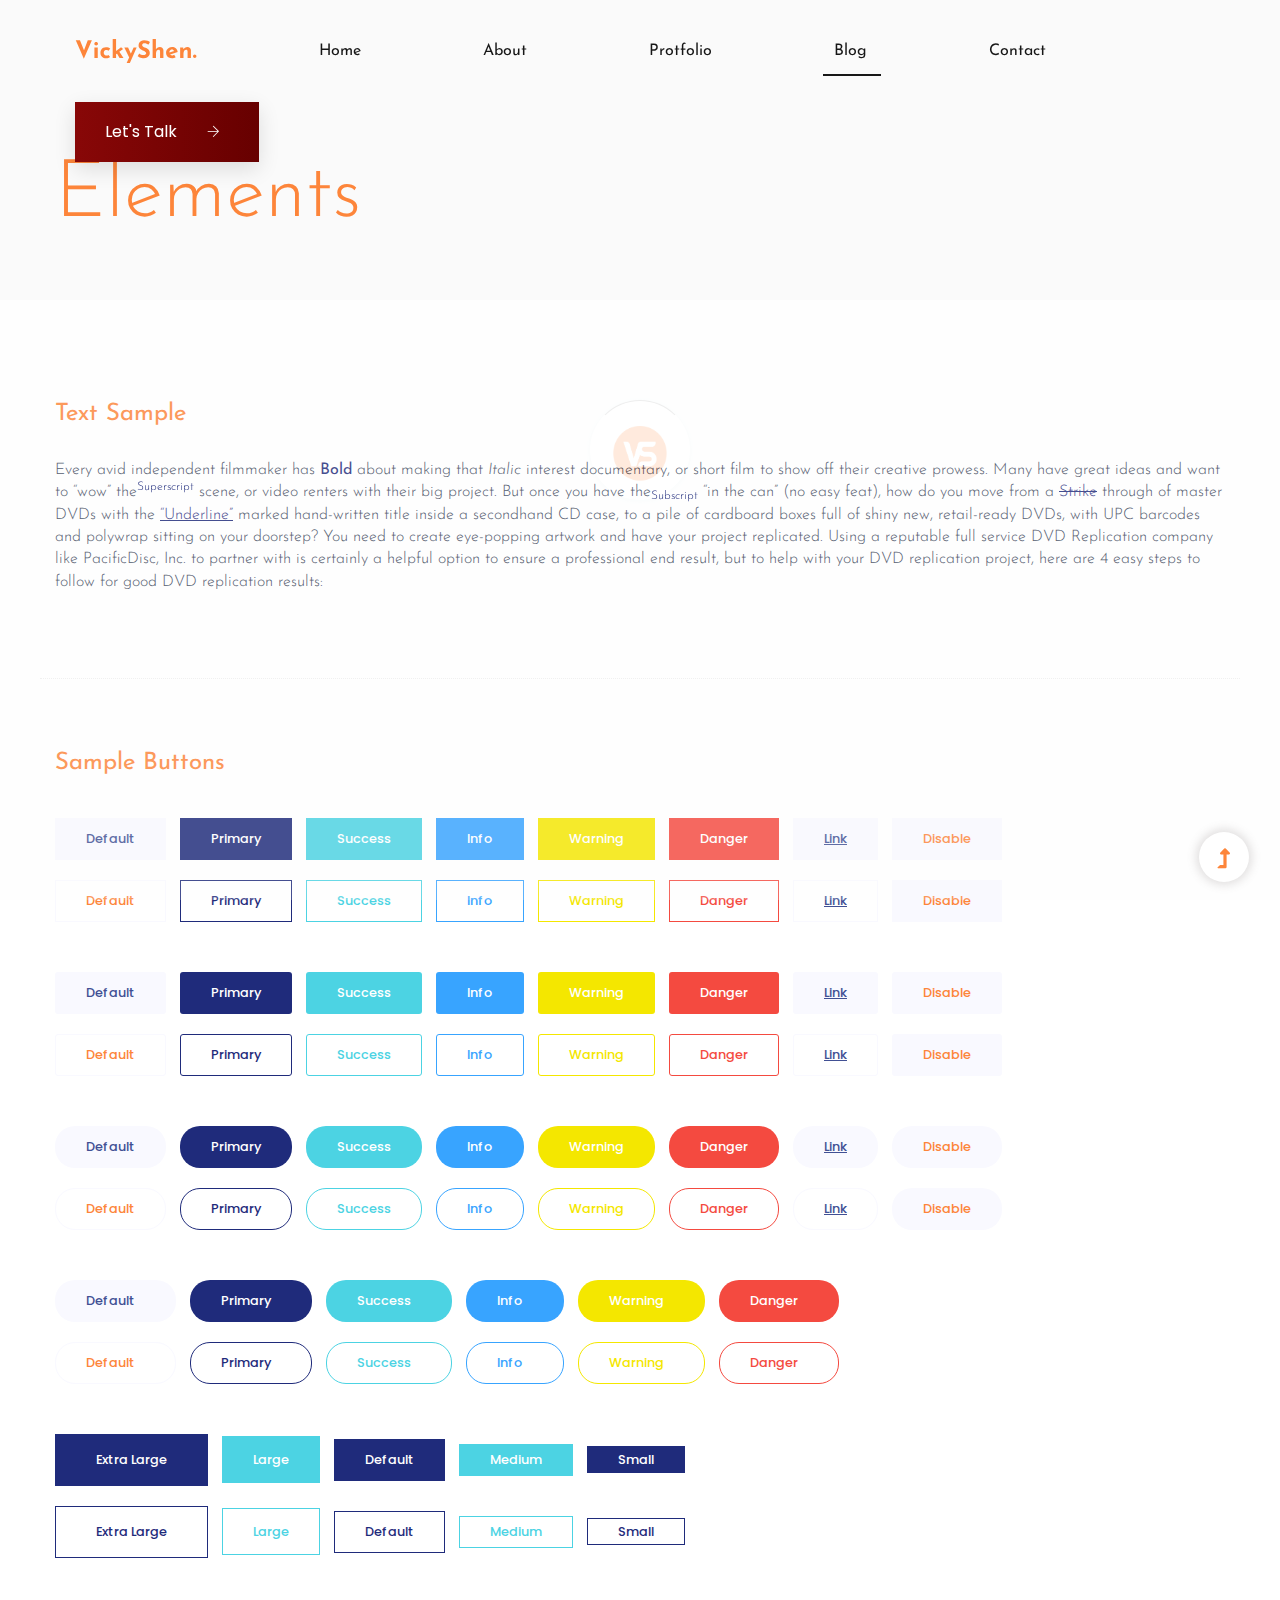
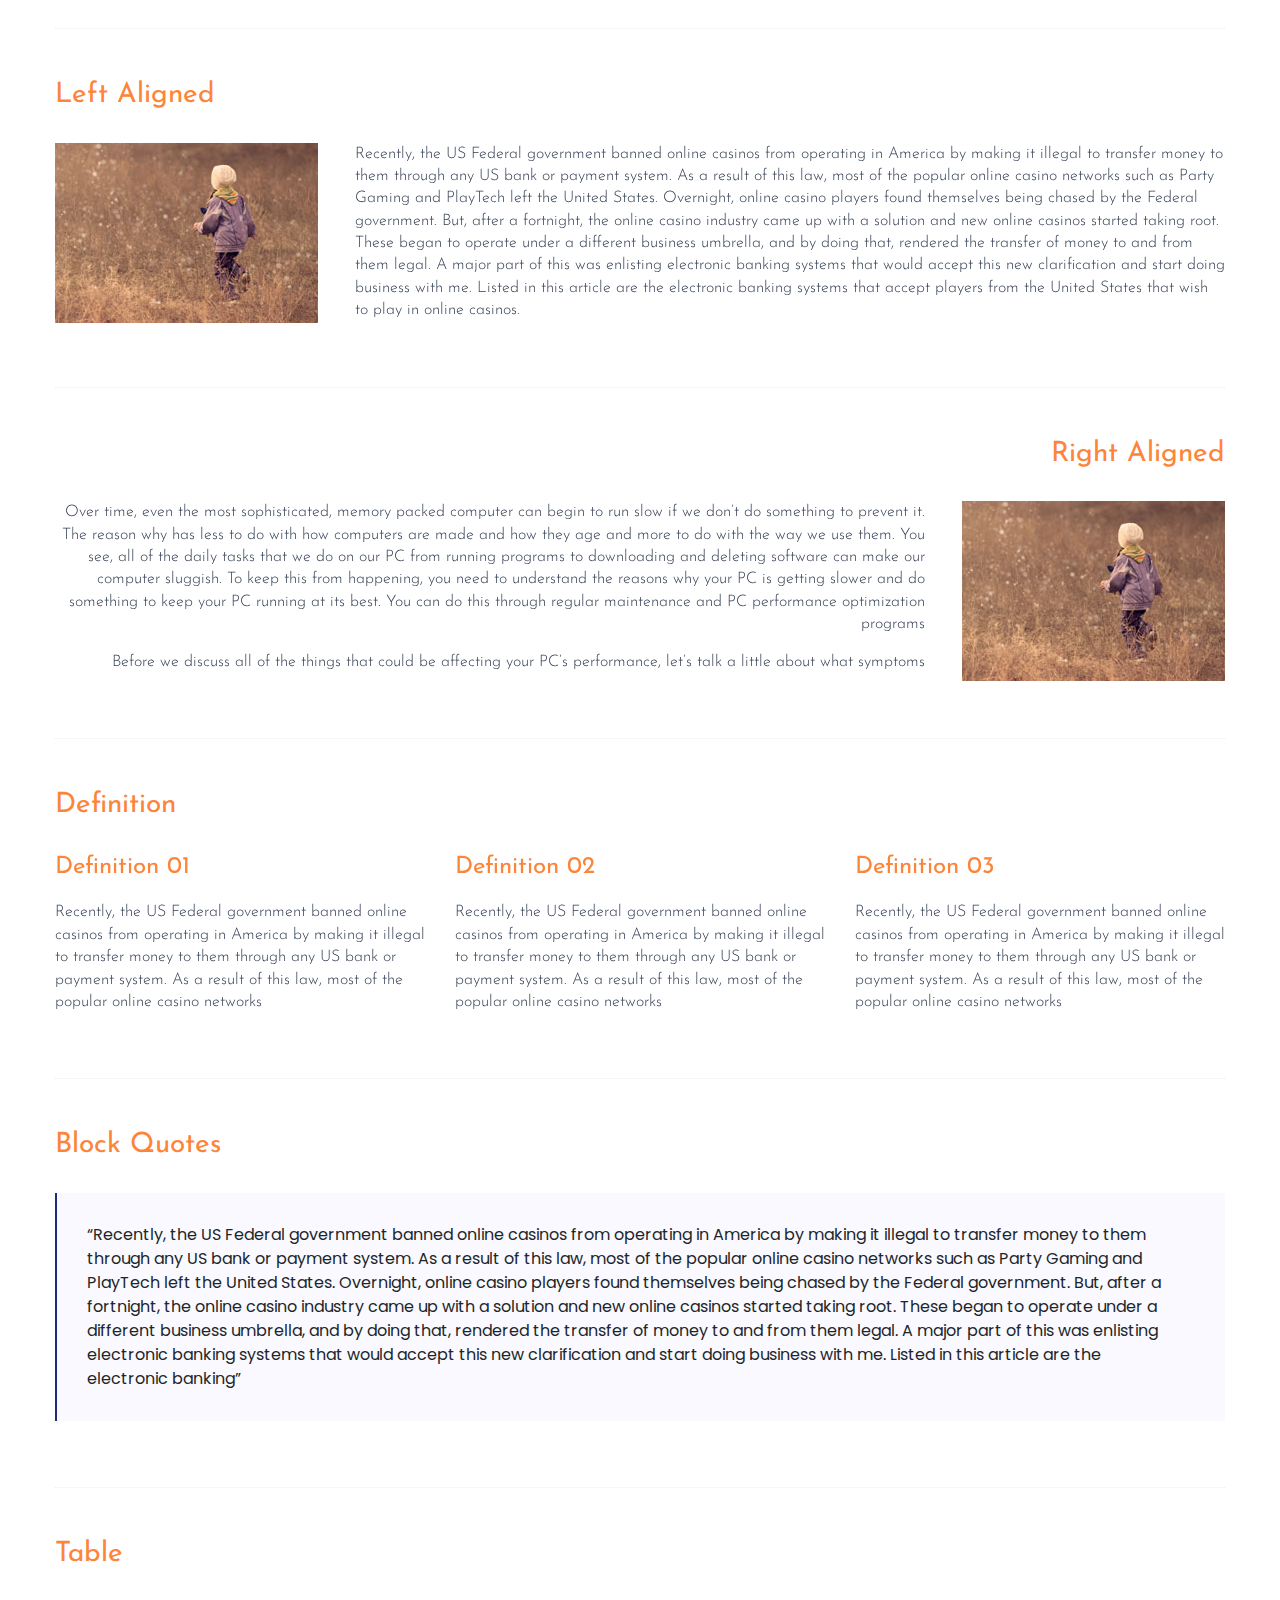
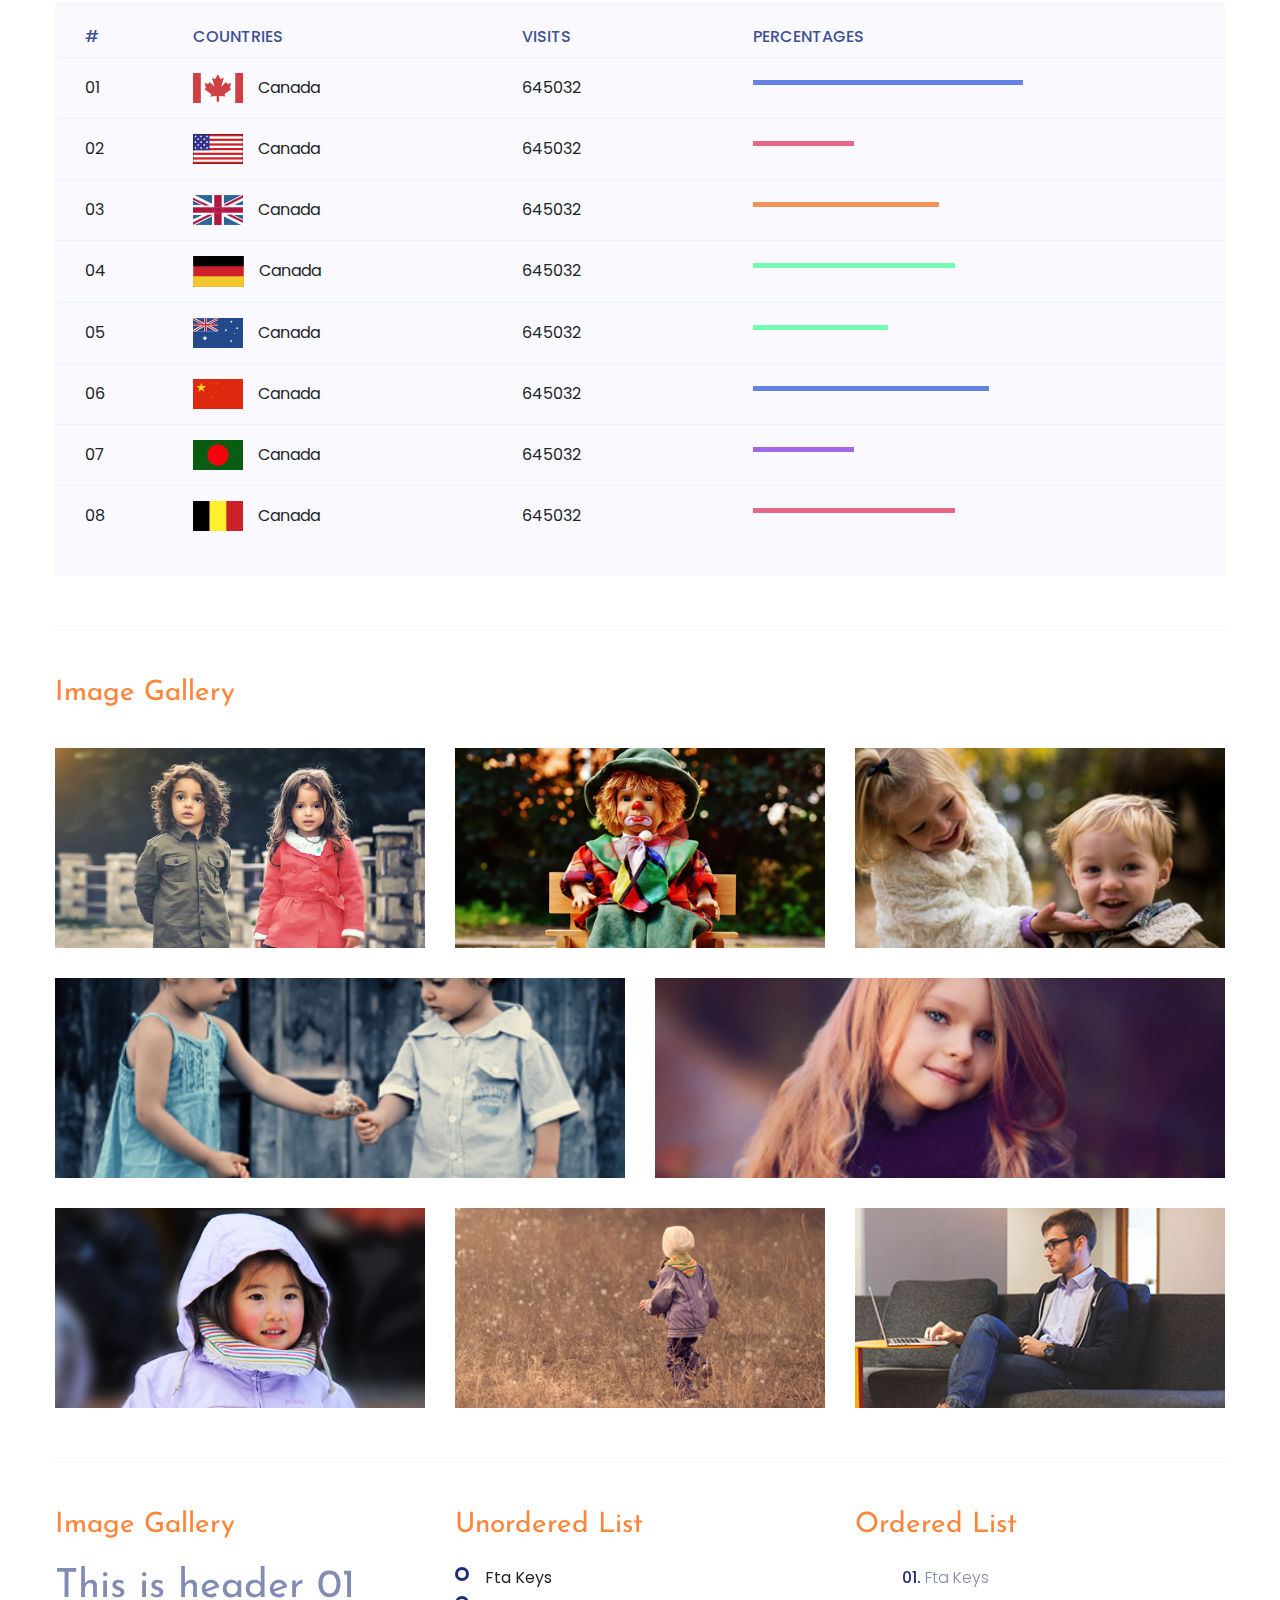
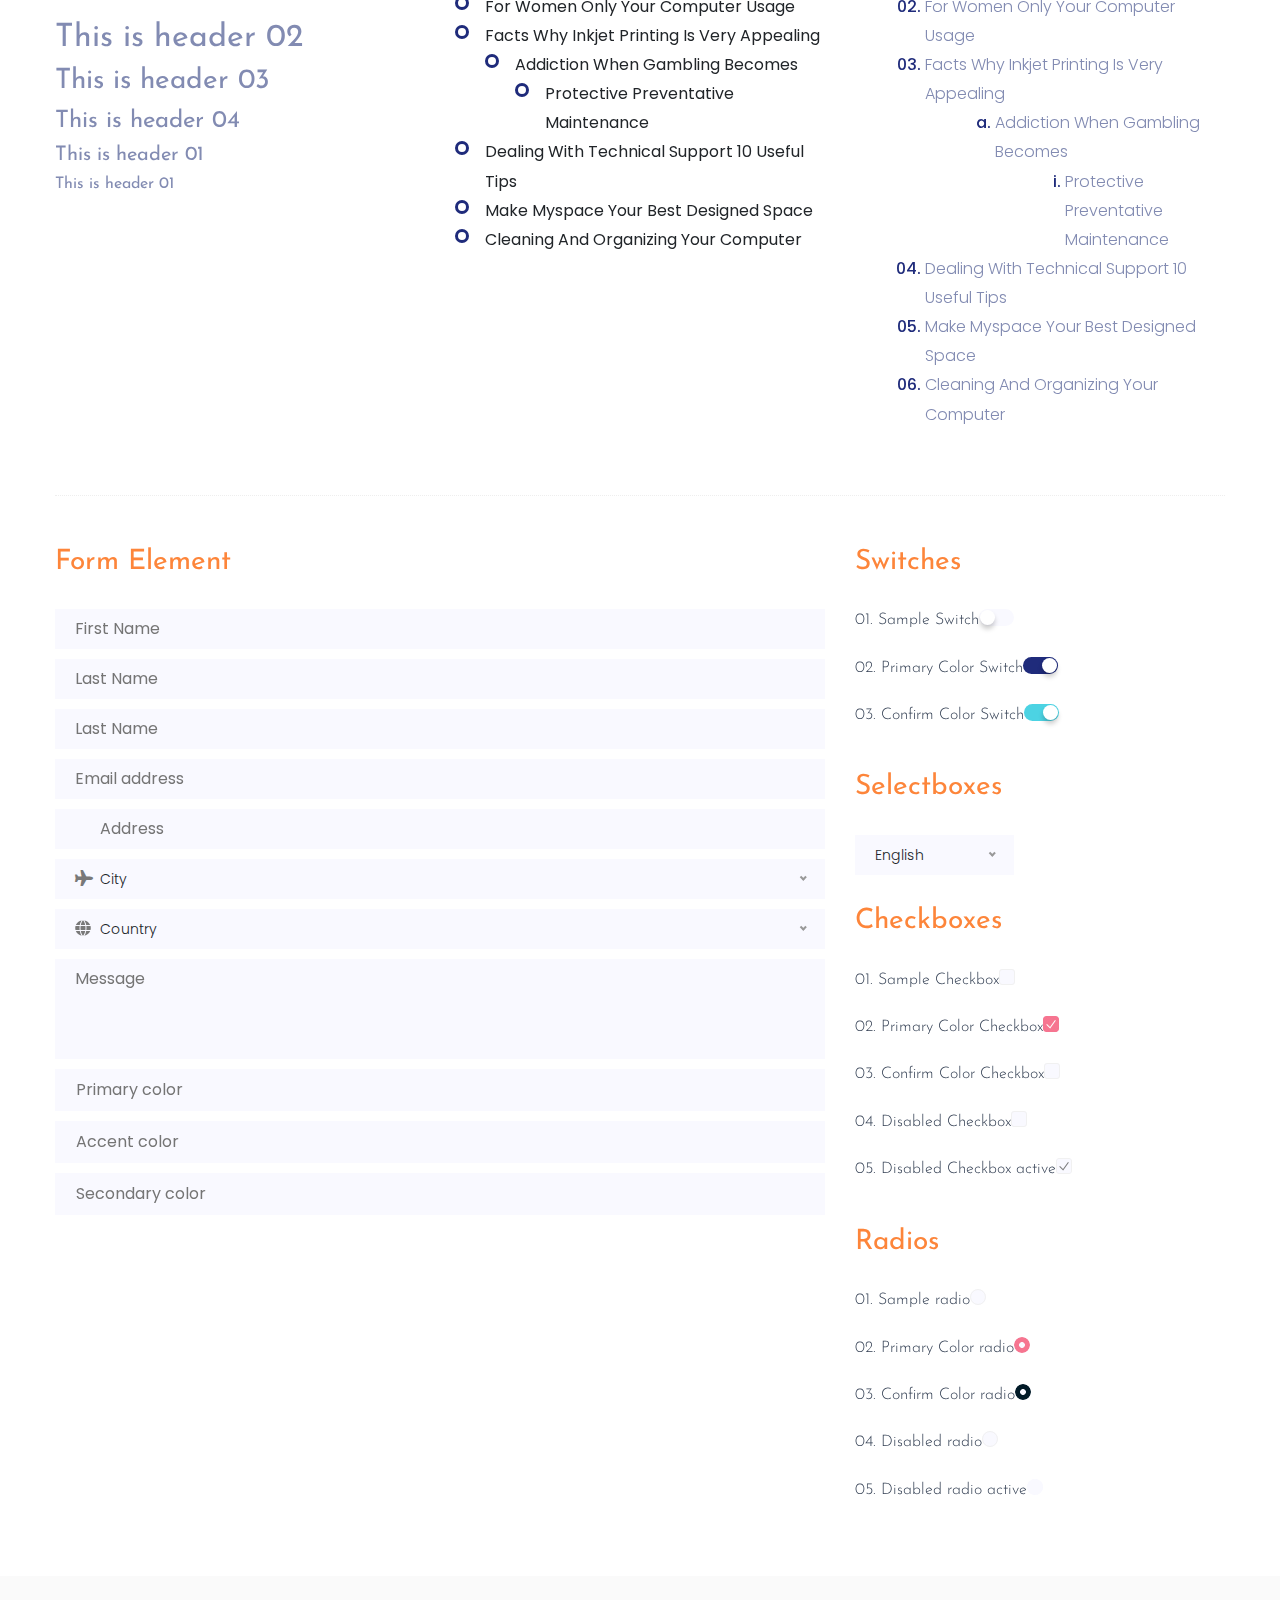
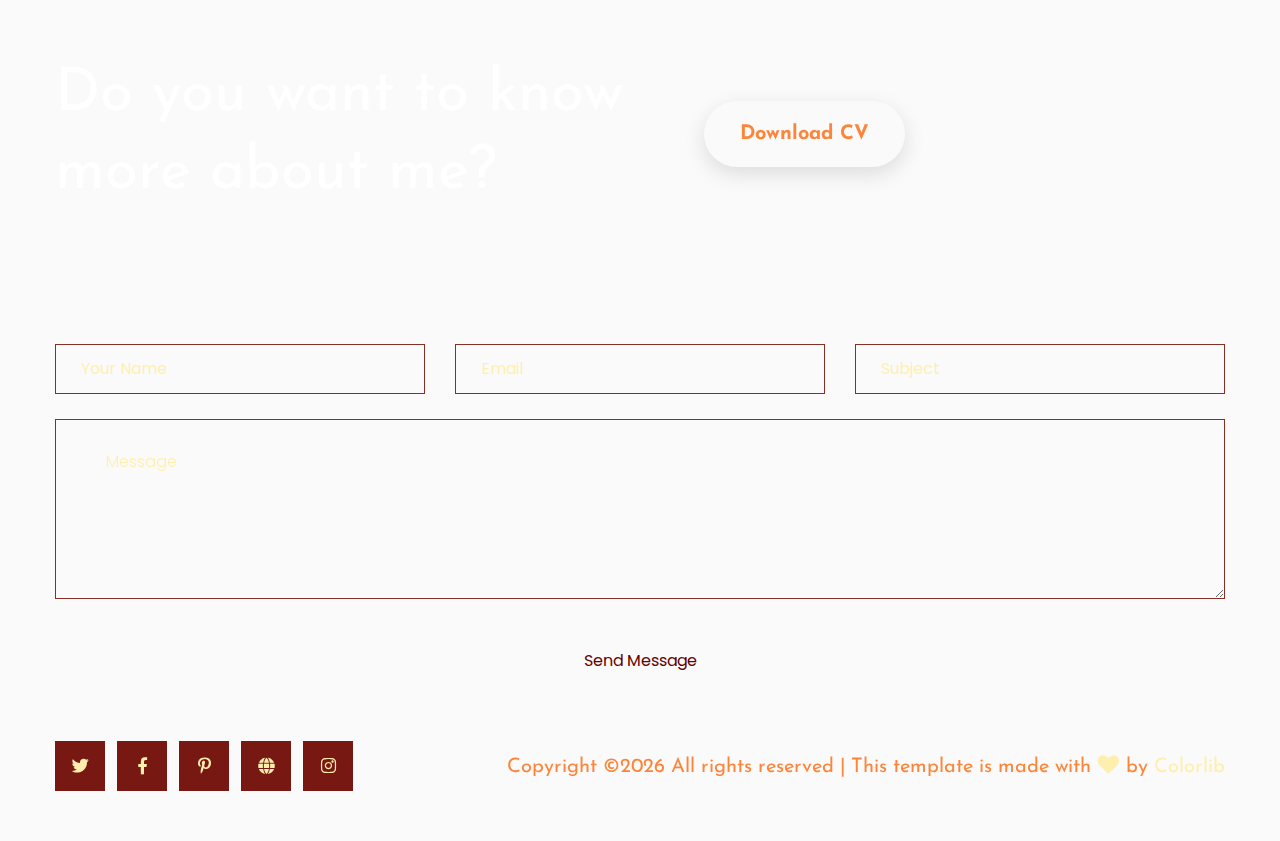
<file: elements.html>
<!doctype html>
<html class="no-js" lang="zxx">
<head>
	<meta charset="utf-8">
	<meta http-equiv="x-ua-compatible" content="ie=edge">
	<title> Personal | Teamplate</title>
	<meta name="description" content="">
	<meta name="viewport" content="width=device-width, initial-scale=1">
	<link rel="shortcut icon" type="image/x-icon" href="assets/img/favicon.ico">

 	<!-- CSS here -->
	<link rel="stylesheet" href="assets/css/bootstrap.min.css">
	<link rel="stylesheet" href="assets/css/owl.carousel.min.css">
	<link rel="stylesheet" href="assets/css/slicknav.css">
	<link rel="stylesheet" href="assets/css/animate.min.css">
	<link rel="stylesheet" href="assets/css/hamburgers.min.css">
	<link rel="stylesheet" href="assets/css/magnific-popup.css">
	<link rel="stylesheet" href="assets/css/fontawesome-all.min.css">
	<link rel="stylesheet" href="assets/css/themify-icons.css">
	<link rel="stylesheet" href="assets/css/slick.css">
	<link rel="stylesheet" href="assets/css/nice-select.css">
	<link rel="stylesheet" href="assets/css/style.css">
</head>
<body>
    <!-- ? Preloader Start -->
    <div id="preloader-active">
        <div class="preloader d-flex align-items-center justify-content-center">
            <div class="preloader-inner position-relative">
                <div class="preloader-circle"></div>
                <div class="preloader-img pere-text">
                    <img src="assets/img/logo/loder.png" alt="">
                </div>
            </div>
        </div>
    </div>
    <!-- Preloader Start -->
    <header>
        <div class="header-area header-transparent">
            <div class="main-header header-sticky">
                <div class="container-fluid">
                    <div class="menu-wrapper d-flex align-items-center justify-content-between">
                        <!-- Logo -->
                        <div class="logo">
                            <a href="index.html"><img src="assets/img/logo/logo.svg" alt=""></a>
                        </div>
                        <!-- Main-menu -->
                        <div class="main-menu f-right d-none d-lg-block">
                            <nav>
                                <ul id="navigation">
                                    <li><a href="index.html">Home</a></li>
                                    <li><a href="about.html">About</a></li>
                                    <li><a href="protfolio.html">Protfolio</a></li>
                                    <li class="active"><a href="blog.html">Blog</a>
                                        <ul class="submenu">
                                            <li><a href="blog.html">Blog</a></li>
                                            <li><a href="blog_details.html">Blog Details</a></li>
                                            <li><a href="elements.html">Elements</a></li>
                                        </ul>
                                    </li>
                                    <li><a href="contact.html">Contact</a></li>
                                </ul>
                            </nav>
                        </div>          
                        <!-- Header-btn -->
                        <div class="header-info-right d-none d-lg-block">
                            <a href="#" class="btn header-btn">Let's Talk <i class="ti-arrow-right"></i></a>
                        </div>
                        <!-- Mobile Menu -->
                        <div class="col-12">
                            <div class="mobile_menu d-block d-lg-none"></div>
                        </div>
                    </div>
                </div>
            </div>
        </div>
        <!-- Header End -->
    </header>
    <main>
        <!--? Hero Area Start-->
        <div class="hero-area2 d-flex align-items-center">
            <div class="container">
                <div class="row ">
                    <div class="col-xl-12">
                        <!-- Hero Caption -->
                        <div class="hero-cap pt-100">
                            <h2>Elements</h2>
                        </div>
                    </div>
                </div>
            </div>
        </div>
        <!--Hero Area End-->
		<!--? Start Sample Area -->
		<section class="sample-text-area">
			<div class="container box_1170">
				<h3 class="text-heading">Text Sample</h3>
				<p class="sample-text">
					Every avid independent filmmaker has <b>Bold</b> about making that <i>Italic</i> interest documentary,
					or short
					film to show off their creative prowess. Many have great ideas and want to “wow”
					the<sup>Superscript</sup> scene,
					or video renters with their big project. But once you have the<sub>Subscript</sub> “in the can” (no easy
					feat), how
					do you move from a <del>Strike</del> through of master DVDs with the <u>“Underline”</u> marked
					hand-written title
					inside a secondhand CD case, to a pile of cardboard boxes full of shiny new, retail-ready DVDs, with UPC
					barcodes
					and polywrap sitting on your doorstep? You need to create eye-popping artwork and have your project
					replicated.
					Using a reputable full service DVD Replication company like PacificDisc, Inc. to partner with is
					certainly a
					helpful option to ensure a professional end result, but to help with your DVD replication project, here
					are 4 easy
					steps to follow for good DVD replication results:
	
				</p>
			</div>
		</section>
		<!-- End Sample Area -->
		<!--? Start Button -->
		<section class="button-area">
			<div class="container box_1170 border-top-generic">
				<h3 class="text-heading">Sample Buttons</h3>
				<div class="button-group-area">
					<a href="#" class="genric-btn default">Default</a>
					<a href="#" class="genric-btn primary">Primary</a>
					<a href="#" class="genric-btn success">Success</a>
					<a href="#" class="genric-btn info">Info</a>
					<a href="#" class="genric-btn warning">Warning</a>
					<a href="#" class="genric-btn danger">Danger</a>
					<a href="#" class="genric-btn link">Link</a>
					<a href="#" class="genric-btn disable">Disable</a>
				</div>
				<div class="button-group-area mt-10">
					<a href="#" class="genric-btn default-border">Default</a>
					<a href="#" class="genric-btn primary-border">Primary</a>
					<a href="#" class="genric-btn success-border">Success</a>
					<a href="#" class="genric-btn info-border">Info</a>
					<a href="#" class="genric-btn warning-border">Warning</a>
					<a href="#" class="genric-btn danger-border">Danger</a>
					<a href="#" class="genric-btn link-border">Link</a>
					<a href="#" class="genric-btn disable">Disable</a>
				</div>
				<div class="button-group-area mt-40">
					<a href="#" class="genric-btn default radius">Default</a>
					<a href="#" class="genric-btn primary radius">Primary</a>
					<a href="#" class="genric-btn success radius">Success</a>
					<a href="#" class="genric-btn info radius">Info</a>
					<a href="#" class="genric-btn warning radius">Warning</a>
					<a href="#" class="genric-btn danger radius">Danger</a>
					<a href="#" class="genric-btn link radius">Link</a>
					<a href="#" class="genric-btn disable radius">Disable</a>
				</div>
				<div class="button-group-area mt-10">
					<a href="#" class="genric-btn default-border radius">Default</a>
					<a href="#" class="genric-btn primary-border radius">Primary</a>
					<a href="#" class="genric-btn success-border radius">Success</a>
					<a href="#" class="genric-btn info-border radius">Info</a>
					<a href="#" class="genric-btn warning-border radius">Warning</a>
					<a href="#" class="genric-btn danger-border radius">Danger</a>
					<a href="#" class="genric-btn link-border radius">Link</a>
					<a href="#" class="genric-btn disable radius">Disable</a>
				</div>
				<div class="button-group-area mt-40">
					<a href="#" class="genric-btn default circle">Default</a>
					<a href="#" class="genric-btn primary circle">Primary</a>
					<a href="#" class="genric-btn success circle">Success</a>
					<a href="#" class="genric-btn info circle">Info</a>
					<a href="#" class="genric-btn warning circle">Warning</a>
					<a href="#" class="genric-btn danger circle">Danger</a>
					<a href="#" class="genric-btn link circle">Link</a>
					<a href="#" class="genric-btn disable circle">Disable</a>
				</div>
				<div class="button-group-area mt-10">
					<a href="#" class="genric-btn default-border circle">Default</a>
					<a href="#" class="genric-btn primary-border circle">Primary</a>
					<a href="#" class="genric-btn success-border circle">Success</a>
					<a href="#" class="genric-btn info-border circle">Info</a>
					<a href="#" class="genric-btn warning-border circle">Warning</a>
					<a href="#" class="genric-btn danger-border circle">Danger</a>
					<a href="#" class="genric-btn link-border circle">Link</a>
					<a href="#" class="genric-btn disable circle">Disable</a>
				</div>
				<div class="button-group-area mt-40">
					<a href="#" class="genric-btn default circle arrow">Default<span class="lnr lnr-arrow-right"></span></a>
					<a href="#" class="genric-btn primary circle arrow">Primary<span class="lnr lnr-arrow-right"></span></a>
					<a href="#" class="genric-btn success circle arrow">Success<span class="lnr lnr-arrow-right"></span></a>
					<a href="#" class="genric-btn info circle arrow">Info<span class="lnr lnr-arrow-right"></span></a>
					<a href="#" class="genric-btn warning circle arrow">Warning<span class="lnr lnr-arrow-right"></span></a>
					<a href="#" class="genric-btn danger circle arrow">Danger<span class="lnr lnr-arrow-right"></span></a>
				</div>
				<div class="button-group-area mt-10">
					<a href="#" class="genric-btn default-border circle arrow">Default<span
							class="lnr lnr-arrow-right"></span></a>
					<a href="#" class="genric-btn primary-border circle arrow">Primary<span
							class="lnr lnr-arrow-right"></span></a>
					<a href="#" class="genric-btn success-border circle arrow">Success<span
							class="lnr lnr-arrow-right"></span></a>
					<a href="#" class="genric-btn info-border circle arrow">Info<span
							class="lnr lnr-arrow-right"></span></a>
					<a href="#" class="genric-btn warning-border circle arrow">Warning<span
							class="lnr lnr-arrow-right"></span></a>
					<a href="#" class="genric-btn danger-border circle arrow">Danger<span
							class="lnr lnr-arrow-right"></span></a>
				</div>
				<div class="button-group-area mt-40">
					<a href="#" class="genric-btn primary e-large">Extra Large</a>
					<a href="#" class="genric-btn success large">Large</a>
					<a href="#" class="genric-btn primary">Default</a>
					<a href="#" class="genric-btn success medium">Medium</a>
					<a href="#" class="genric-btn primary small">Small</a>
				</div>
				<div class="button-group-area mt-10">
					<a href="#" class="genric-btn primary-border e-large">Extra Large</a>
					<a href="#" class="genric-btn success-border large">Large</a>
					<a href="#" class="genric-btn primary-border">Default</a>
					<a href="#" class="genric-btn success-border medium">Medium</a>
					<a href="#" class="genric-btn primary-border small">Small</a>
				</div>
			</div>
		</section>
		<!-- End Button -->
		<!--? Start Align Area -->
		<div class="whole-wrap">
			<div class="container box_1170">
				<div class="section-top-border">
					<h3 class="mb-30">Left Aligned</h3>
					<div class="row">
						<div class="col-md-3">
							<img src="assets/img/elements/d.jpg" alt="" class="img-fluid">
						</div>
						<div class="col-md-9 mt-sm-20">
							<p>Recently, the US Federal government banned online casinos from operating in America by making
								it illegal to
								transfer money to them through any US bank or payment system. As a result of this law, most
								of the popular
								online casino networks such as Party Gaming and PlayTech left the United States. Overnight,
								online casino
								players found themselves being chased by the Federal government. But, after a fortnight, the
								online casino
								industry came up with a solution and new online casinos started taking root. These began to
								operate under a
								different business umbrella, and by doing that, rendered the transfer of money to and from
								them legal. A major
								part of this was enlisting electronic banking systems that would accept this new
								clarification and start doing
								business with me. Listed in this article are the electronic banking systems that accept
								players from the United
								States that wish to play in online casinos.</p>
						</div>
					</div>
				</div>
				<div class="section-top-border text-right">
					<h3 class="mb-30">Right Aligned</h3>
					<div class="row">
						<div class="col-md-9">
							<p class="text-right">Over time, even the most sophisticated, memory packed computer can begin
								to run slow if we
								don’t do something to prevent it. The reason why has less to do with how computers are made
								and how they age and
								more to do with the way we use them. You see, all of the daily tasks that we do on our PC
								from running programs
								to downloading and deleting software can make our computer sluggish. To keep this from
								happening, you need to
								understand the reasons why your PC is getting slower and do something to keep your PC
								running at its best. You
								can do this through regular maintenance and PC performance optimization programs</p>
							<p class="text-right">Before we discuss all of the things that could be affecting your PC’s
								performance, let’s
								talk a little about what symptoms</p>
						</div>
						<div class="col-md-3">
							<img src="assets/img/elements/d.jpg" alt="" class="img-fluid">
						</div>
					</div>
				</div>
				<div class="section-top-border">
					<h3 class="mb-30">Definition</h3>
					<div class="row">
						<div class="col-md-4">
							<div class="single-defination">
								<h4 class="mb-20">Definition 01</h4>
								<p>Recently, the US Federal government banned online casinos from operating in America by
									making it illegal to
									transfer money to them through any US bank or payment system. As a result of this law,
									most of the popular
									online casino networks</p>
							</div>
						</div>
						<div class="col-md-4">
							<div class="single-defination">
								<h4 class="mb-20">Definition 02</h4>
								<p>Recently, the US Federal government banned online casinos from operating in America by
									making it illegal to
									transfer money to them through any US bank or payment system. As a result of this law,
									most of the popular
									online casino networks</p>
							</div>
						</div>
						<div class="col-md-4">
							<div class="single-defination">
								<h4 class="mb-20">Definition 03</h4>
								<p>Recently, the US Federal government banned online casinos from operating in America by
									making it illegal to
									transfer money to them through any US bank or payment system. As a result of this law,
									most of the popular
									online casino networks</p>
							</div>
						</div>
					</div>
				</div>
				<div class="section-top-border">
					<h3 class="mb-30">Block Quotes</h3>
					<div class="row">
						<div class="col-lg-12">
							<blockquote class="generic-blockquote">
								“Recently, the US Federal government banned online casinos from operating in America by
								making it illegal to
								transfer money to them through any US bank or payment system. As a result of this law, most
								of the popular
								online casino networks such as Party Gaming and PlayTech left the United States. Overnight,
								online casino
								players found themselves being chased by the Federal government. But, after a fortnight, the
								online casino
								industry came up with a solution and new online casinos started taking root. These began to
								operate under a
								different business umbrella, and by doing that, rendered the transfer of money to and from
								them legal. A major
								part of this was enlisting electronic banking systems that would accept this new
								clarification and start doing
								business with me. Listed in this article are the electronic banking”
							</blockquote>
						</div>
					</div>
				</div>
				<div class="section-top-border">
					<h3 class="mb-30">Table</h3>
					<div class="progress-table-wrap">
						<div class="progress-table">
							<div class="table-head">
								<div class="serial">#</div>
								<div class="country">Countries</div>
								<div class="visit">Visits</div>
								<div class="percentage">Percentages</div>
							</div>
							<div class="table-row">
								<div class="serial">01</div>
								<div class="country"> <img src="assets/img/elements/f1.jpg" alt="flag">Canada</div>
								<div class="visit">645032</div>
								<div class="percentage">
									<div class="progress">
										<div class="progress-bar color-1" role="progressbar" style="width: 80%"
											aria-valuenow="80" aria-valuemin="0" aria-valuemax="100"></div>
									</div>
								</div>
							</div>
							<div class="table-row">
								<div class="serial">02</div>
								<div class="country"> <img src="assets/img/elements/f2.jpg" alt="flag">Canada</div>
								<div class="visit">645032</div>
								<div class="percentage">
									<div class="progress">
										<div class="progress-bar color-2" role="progressbar" style="width: 30%"
											aria-valuenow="30" aria-valuemin="0" aria-valuemax="100"></div>
									</div>
								</div>
							</div>
							<div class="table-row">
								<div class="serial">03</div>
								<div class="country"> <img src="assets/img/elements/f3.jpg" alt="flag">Canada</div>
								<div class="visit">645032</div>
								<div class="percentage">
									<div class="progress">
										<div class="progress-bar color-3" role="progressbar" style="width: 55%"
											aria-valuenow="55" aria-valuemin="0" aria-valuemax="100"></div>
									</div>
								</div>
							</div>
							<div class="table-row">
								<div class="serial">04</div>
								<div class="country"> <img src="assets/img/elements/f4.jpg" alt="flag">Canada</div>
								<div class="visit">645032</div>
								<div class="percentage">
									<div class="progress">
										<div class="progress-bar color-4" role="progressbar" style="width: 60%"
											aria-valuenow="60" aria-valuemin="0" aria-valuemax="100"></div>
									</div>
								</div>
							</div>
							<div class="table-row">
								<div class="serial">05</div>
								<div class="country"> <img src="assets/img/elements/f5.jpg" alt="flag">Canada</div>
								<div class="visit">645032</div>
								<div class="percentage">
									<div class="progress">
										<div class="progress-bar color-5" role="progressbar" style="width: 40%"
											aria-valuenow="40" aria-valuemin="0" aria-valuemax="100"></div>
									</div>
								</div>
							</div>
							<div class="table-row">
								<div class="serial">06</div>
								<div class="country"> <img src="assets/img/elements/f6.jpg" alt="flag">Canada</div>
								<div class="visit">645032</div>
								<div class="percentage">
									<div class="progress">
										<div class="progress-bar color-6" role="progressbar" style="width: 70%"
											aria-valuenow="70" aria-valuemin="0" aria-valuemax="100"></div>
									</div>
								</div>
							</div>
							<div class="table-row">
								<div class="serial">07</div>
								<div class="country"> <img src="assets/img/elements/f7.jpg" alt="flag">Canada</div>
								<div class="visit">645032</div>
								<div class="percentage">
									<div class="progress">
										<div class="progress-bar color-7" role="progressbar" style="width: 30%"
											aria-valuenow="30" aria-valuemin="0" aria-valuemax="100"></div>
									</div>
								</div>
							</div>
							<div class="table-row">
								<div class="serial">08</div>
								<div class="country"> <img src="assets/img/elements/f8.jpg" alt="flag">Canada</div>
								<div class="visit">645032</div>
								<div class="percentage">
									<div class="progress">
										<div class="progress-bar color-8" role="progressbar" style="width: 60%"
											aria-valuenow="60" aria-valuemin="0" aria-valuemax="100"></div>
									</div>
								</div>
							</div>
						</div>
					</div>
				</div>
				<div class="section-top-border">
					<h3>Image Gallery</h3>
					<div class="row gallery-item">
						<div class="col-md-4">
							<a href="assets/img/elements/g1.jpg" class="img-pop-up">
								<div class="single-gallery-image" style="background: url(assets/img/elements/g1.jpg);"></div>
							</a>
						</div>
						<div class="col-md-4">
							<a href="assets/img/elements/g2.jpg" class="img-pop-up">
								<div class="single-gallery-image" style="background: url(assets/img/elements/g2.jpg);"></div>
							</a>
						</div>
						<div class="col-md-4">
							<a href="assets/img/elements/g3.jpg" class="img-pop-up">
								<div class="single-gallery-image" style="background: url(assets/img/elements/g3.jpg);"></div>
							</a>
						</div>
						<div class="col-md-6">
							<a href="assets/img/elements/g4.jpg" class="img-pop-up">
								<div class="single-gallery-image" style="background: url(assets/img/elements/g4.jpg);"></div>
							</a>
						</div>
						<div class="col-md-6">
							<a href="assets/img/elements/g5.jpg" class="img-pop-up">
								<div class="single-gallery-image" style="background: url(assets/img/elements/g5.jpg);"></div>
							</a>
						</div>
						<div class="col-md-4">
							<a href="assets/img/elements/g6.jpg" class="img-pop-up">
								<div class="single-gallery-image" style="background: url(assets/img/elements/g6.jpg);"></div>
							</a>
						</div>
						<div class="col-md-4">
							<a href="assets/img/elements/g7.jpg" class="img-pop-up">
								<div class="single-gallery-image" style="background: url(assets/img/elements/g7.jpg);"></div>
							</a>
						</div>
						<div class="col-md-4">
							<a href="assets/img/elements/g8.jpg" class="img-pop-up">
								<div class="single-gallery-image" style="background: url(assets/img/elements/g8.jpg);"></div>
							</a>
						</div>
					</div>
				</div>
				<div class="section-top-border">
					<div class="row">
						<div class="col-md-4">
							<h3 class="mb-20">Image Gallery</h3>
							<div class="typography">
								<h1>This is header 01</h1>
								<h2>This is header 02</h2>
								<h3>This is header 03</h3>
								<h4>This is header 04</h4>
								<h5>This is header 01</h5>
								<h6>This is header 01</h6>
							</div>
						</div>
						<div class="col-md-4 mt-sm-30">
							<h3 class="mb-20">Unordered List</h3>
							<div class="">
								<ul class="unordered-list">
									<li>Fta Keys</li>
									<li>For Women Only Your Computer Usage</li>
									<li>Facts Why Inkjet Printing Is Very Appealing
										<ul>
											<li>Addiction When Gambling Becomes
												<ul>
													<li>Protective Preventative Maintenance</li>
												</ul>
											</li>
										</ul>
									</li>
									<li>Dealing With Technical Support 10 Useful Tips</li>
									<li>Make Myspace Your Best Designed Space</li>
									<li>Cleaning And Organizing Your Computer</li>
								</ul>
							</div>
						</div>
						<div class="col-md-4 mt-sm-30">
							<h3 class="mb-20">Ordered List</h3>
							<div class="">
								<ol class="ordered-list">
									<li><span>Fta Keys</span></li>
									<li><span>For Women Only Your Computer Usage</span></li>
									<li><span>Facts Why Inkjet Printing Is Very Appealing</span>
										<ol class="ordered-list-alpha">
											<li><span>Addiction When Gambling Becomes</span>
												<ol class="ordered-list-roman">
													<li><span>Protective Preventative Maintenance</span></li>
												</ol>
											</li>
										</ol>
									</li>
									<li><span>Dealing With Technical Support 10 Useful Tips</span></li>
									<li><span>Make Myspace Your Best Designed Space</span></li>
									<li><span>Cleaning And Organizing Your Computer</span></li>
								</ol>
							</div>
						</div>
					</div>
				</div>
				<div class="section-top-border">
					<div class="row">
						<div class="col-lg-8 col-md-8">
							<h3 class="mb-30">Form Element</h3>
							<form action="#">
								<div class="mt-10">
									<input type="text" name="first_name" placeholder="First Name"
										onfocus="this.placeholder = ''" onblur="this.placeholder = 'First Name'" required
										class="single-input">
								</div>
								<div class="mt-10">
									<input type="text" name="last_name" placeholder="Last Name"
										onfocus="this.placeholder = ''" onblur="this.placeholder = 'Last Name'" required
										class="single-input">
								</div>
								<div class="mt-10">
									<input type="text" name="last_name" placeholder="Last Name"
										onfocus="this.placeholder = ''" onblur="this.placeholder = 'Last Name'" required
										class="single-input">
								</div>
								<div class="mt-10">
									<input type="email" name="EMAIL" placeholder="Email address"
										onfocus="this.placeholder = ''" onblur="this.placeholder = 'Email address'" required
										class="single-input">
								</div>
								<div class="input-group-icon mt-10">
									<div class="icon"><i class="fa fa-thumb-tack" aria-hidden="true"></i></div>
									<input type="text" name="address" placeholder="Address" onfocus="this.placeholder = ''"
										onblur="this.placeholder = 'Address'" required class="single-input">
								</div>
								<div class="input-group-icon mt-10">
									<div class="icon"><i class="fa fa-plane" aria-hidden="true"></i></div>
									<div class="form-select" id="default-select"">
												<select>
													<option value=" 1">City</option>
										<option value="1">Dhaka</option>
										<option value="1">Dilli</option>
										<option value="1">Newyork</option>
										<option value="1">Islamabad</option>
										</select>
									</div>
								</div>
								<div class="input-group-icon mt-10">
									<div class="icon"><i class="fa fa-globe" aria-hidden="true"></i></div>
									<div class="form-select" id="default-select"">
												<select>
													<option value=" 1">Country</option>
										<option value="1">Bangladesh</option>
										<option value="1">India</option>
										<option value="1">England</option>
										<option value="1">Srilanka</option>
										</select>
									</div>
								</div>
	
								<div class="mt-10">
									<textarea class="single-textarea" placeholder="Message" onfocus="this.placeholder = ''"
										onblur="this.placeholder = 'Message'" required></textarea>
								</div>
								<div class="mt-10">
									<input type="text" name="first_name" placeholder="Primary color"
										onfocus="this.placeholder = ''" onblur="this.placeholder = 'Primary color'" required
										class="single-input-primary">
								</div>
								<div class="mt-10">
									<input type="text" name="first_name" placeholder="Accent color"
										onfocus="this.placeholder = ''" onblur="this.placeholder = 'Accent color'" required
										class="single-input-accent">
								</div>
								<div class="mt-10">
									<input type="text" name="first_name" placeholder="Secondary color"
										onfocus="this.placeholder = ''" onblur="this.placeholder = 'Secondary color'"
										required class="single-input-secondary">
								</div>
							</form>
						</div>
						<div class="col-lg-3 col-md-4 mt-sm-30">
							<div class="single-element-widget">
								<h3 class="mb-30">Switches</h3>
								<div class="switch-wrap d-flex justify-content-between">
									<p>01. Sample Switch</p>
									<div class="primary-switch">
										<input type="checkbox" id="default-switch">
										<label for="default-switch"></label>
									</div>
								</div>
								<div class="switch-wrap d-flex justify-content-between">
									<p>02. Primary Color Switch</p>
									<div class="primary-switch">
										<input type="checkbox" id="primary-switch" checked>
										<label for="primary-switch"></label>
									</div>
								</div>
								<div class="switch-wrap d-flex justify-content-between">
									<p>03. Confirm Color Switch</p>
									<div class="confirm-switch">
										<input type="checkbox" id="confirm-switch" checked>
										<label for="confirm-switch"></label>
									</div>
								</div>
							</div>
							<div class="single-element-widget mt-30">
								<h3 class="mb-30">Selectboxes</h3>
								<div class="default-select" id="default-select"">
											<select>
												<option value=" 1">English</option>
									<option value="1">Spanish</option>
									<option value="1">Arabic</option>
									<option value="1">Portuguise</option>
									<option value="1">Bengali</option>
									</select>
								</div>
							</div>
							<div class="single-element-widget mt-30">
								<h3 class="mb-30">Checkboxes</h3>
								<div class="switch-wrap d-flex justify-content-between">
									<p>01. Sample Checkbox</p>
									<div class="primary-checkbox">
										<input type="checkbox" id="default-checkbox">
										<label for="default-checkbox"></label>
									</div>
								</div>
								<div class="switch-wrap d-flex justify-content-between">
									<p>02. Primary Color Checkbox</p>
									<div class="primary-checkbox">
										<input type="checkbox" id="primary-checkbox" checked>
										<label for="primary-checkbox"></label>
									</div>
								</div>
								<div class="switch-wrap d-flex justify-content-between">
									<p>03. Confirm Color Checkbox</p>
									<div class="confirm-checkbox">
										<input type="checkbox" id="confirm-checkbox">
										<label for="confirm-checkbox"></label>
									</div>
								</div>
								<div class="switch-wrap d-flex justify-content-between">
									<p>04. Disabled Checkbox</p>
									<div class="disabled-checkbox">
										<input type="checkbox" id="disabled-checkbox" disabled>
										<label for="disabled-checkbox"></label>
									</div>
								</div>
								<div class="switch-wrap d-flex justify-content-between">
									<p>05. Disabled Checkbox active</p>
									<div class="disabled-checkbox">
										<input type="checkbox" id="disabled-checkbox-active" checked disabled>
										<label for="disabled-checkbox-active"></label>
									</div>
								</div>
							</div>
							<div class="single-element-widget mt-30">
								<h3 class="mb-30">Radios</h3>
								<div class="switch-wrap d-flex justify-content-between">
									<p>01. Sample radio</p>
									<div class="primary-radio">
										<input type="checkbox" id="default-radio">
										<label for="default-radio"></label>
									</div>
								</div>
								<div class="switch-wrap d-flex justify-content-between">
									<p>02. Primary Color radio</p>
									<div class="primary-radio">
										<input type="checkbox" id="primary-radio" checked>
										<label for="primary-radio"></label>
									</div>
								</div>
								<div class="switch-wrap d-flex justify-content-between">
									<p>03. Confirm Color radio</p>
									<div class="confirm-radio">
										<input type="checkbox" id="confirm-radio" checked>
										<label for="confirm-radio"></label>
									</div>
								</div>
								<div class="switch-wrap d-flex justify-content-between">
									<p>04. Disabled radio</p>
									<div class="disabled-radio">
										<input type="checkbox" id="disabled-radio" disabled>
										<label for="disabled-radio"></label>
									</div>
								</div>
								<div class="switch-wrap d-flex justify-content-between">
									<p>05. Disabled radio active</p>
									<div class="disabled-radio">
										<input type="checkbox" id="disabled-radio-active" checked disabled>
										<label for="disabled-radio-active"></label>
									</div>
								</div>
							</div>
						</div>
					</div>
				</div>
			</div>
		</div>
		<!-- End Align Area -->
	</main>
    <footer>
        <div class="footer-wrappr">
            <div class="footer-top">
                <!-- Want To work -->
                <section class="wantToWork-area ">
                    <div class="container">
                        <div class="wants-wrapper w-padding2">
                            <div class="row align-items-center justify-content-between">
                                <div class="col-xl-7 col-lg-9 col-md-8">
                                    <div class="wantToWork-caption wantToWork-caption2">
                                        <h2>Do you want to know more about me?</h2>
                                    </div>
                                </div>
                                <div class="col-xl-2 col-lg-3 col-md-4">
                                    <a href="#" class="btn white-btn f-right sm-left">Download CV</a>
                                </div>
                            </div>
                        </div>
                    </div>
                </section>
                <!-- Want To work End -->
                <div class="container">
                    <div class="row">
                        <div class="col-lg-12">
                            <!-- contact-form -->
                            <div class="form-wrapper">
                                <div class="row ">
                                    <div class="col-xl-12">
                                        <div class="small-tittle mb-30">
                                            <h4>Contact Me</h4>
                                        </div>
                                    </div>
                                </div>
                                <form id="contact-form" action="#" method="POST">
                                    <div class="row">
                                        <div class="col-lg-4 col-md-6">
                                            <div class="form-box user-icon mb-25">
                                                <input type="text" name="name" placeholder="Your name">
                                            </div>
                                        </div>
                                        <div class="col-lg-4 col-md-6">
                                            <div class="form-box email-icon mb-25">
                                                <input type="text" name="email" placeholder="Email">
                                            </div>
                                        </div>
                                        <div class="col-lg-4 col-md-6">
                                            <div class="form-box email-icon mb-25">
                                                <input type="text" name="email" placeholder="Subject">
                                            </div>
                                        </div>
                                        <div class="col-lg-12">
                                            <div class="form-box message-icon mb-25">
                                                <textarea name="message" id="message" placeholder="Message"></textarea>
                                            </div>
                                            <div class="submit-info">
                                                <button class="submit-btn2" type="submit">Send Message</button>
                                            </div>
                                        </div>
                                    </div>
                                </form> 
                            </div>
                        </div>
                    </div>
                </div>
            </div>
            <!-- footer-bottom area -->
            <div class="footer-bottom-area">
                <div class="container">
                    <div class="footer-border">
                        <div class="row align-items-center">
                            <div class="col-xl-4 col-lg-4">
                                <div class="footer-social">
                                    <a href="#"><i class="fab fa-twitter"></i></a>
                                    <a href="https://bit.ly/sai4ull"><i class="fab fa-facebook-f"></i></a>
                                    <a href="#"><i class="fab fa-pinterest-p"></i></a>
                                    <a href="#"><i class="fas fa-globe"></i></a>
                                    <a href="#"><i class="fab fa-instagram"></i></a>
                                </div>
                            </div>
                            <div class="col-xl-8 col-lg-8">
                                <div class="footer-copy-right f-right">
                                    <p><!-- Link back to Colorlib can't be removed. Template is licensed under CC BY 3.0. -->
  Copyright &copy;<script>document.write(new Date().getFullYear());</script> All rights reserved | This template is made with <i class="fa fa-heart" aria-hidden="true"></i> by <a href="https://colorlib.com" target="_blank">Colorlib</a>
  <!-- Link back to Colorlib can't be removed. Template is licensed under CC BY 3.0. --></p>
                                </div>
                            </div>
                        </div>
                    </div>
                </div>
            </div>
        </div>
    </footer>
    <!-- Scroll Up -->
    <div id="back-top" >
        <a title="Go to Top" href="#"> <i class="fas fa-level-up-alt"></i></a>
	</div>

	<!-- JS here -->

	<script src="./assets/js/vendor/modernizr-3.5.0.min.js"></script>
	<!-- Jquery, Popper, Bootstrap -->
	<script src="./assets/js/vendor/jquery-1.12.4.min.js"></script>
	<script src="./assets/js/popper.min.js"></script>
	<script src="./assets/js/bootstrap.min.js"></script>
	<!-- Jquery Mobile Menu -->
	<script src="./assets/js/jquery.slicknav.min.js"></script>

	<!-- Jquery Slick , Owl-Carousel Plugins -->
	<script src="./assets/js/owl.carousel.min.js"></script>
	<script src="./assets/js/slick.min.js"></script>
	<!-- One Page, Animated-HeadLin -->
	<script src="./assets/js/wow.min.js"></script>
	<script src="./assets/js/animated.headline.js"></script>
	<script src="./assets/js/jquery.magnific-popup.js"></script>

	<!-- Date Picker -->
	<script src="./assets/js/gijgo.min.js"></script>
	<!-- Nice-select, sticky -->
	<script src="./assets/js/jquery.nice-select.min.js"></script>
	<script src="./assets/js/jquery.sticky.js"></script>
	
	<!-- counter , waypoint,Hover Direction -->
	<script src="./assets/js/jquery.counterup.min.js"></script>
	<script src="./assets/js/waypoints.min.js"></script>
	<script src="./assets/js/jquery.countdown.min.js"></script>
	<script src="./assets/js/hover-direction-snake.min.js"></script>

	<!-- contact js -->
	<script src="./assets/js/contact.js"></script>
	<script src="./assets/js/jquery.form.js"></script>
	<script src="./assets/js/jquery.validate.min.js"></script>
	<script src="./assets/js/mail-script.js"></script>
	<script src="./assets/js/jquery.ajaxchimp.min.js"></script>
	
	<!-- Jquery Plugins, main Jquery -->	
	<script src="./assets/js/plugins.js"></script>
	<script src="./assets/js/main.js"></script>


     
	</body>
</html>
</file>
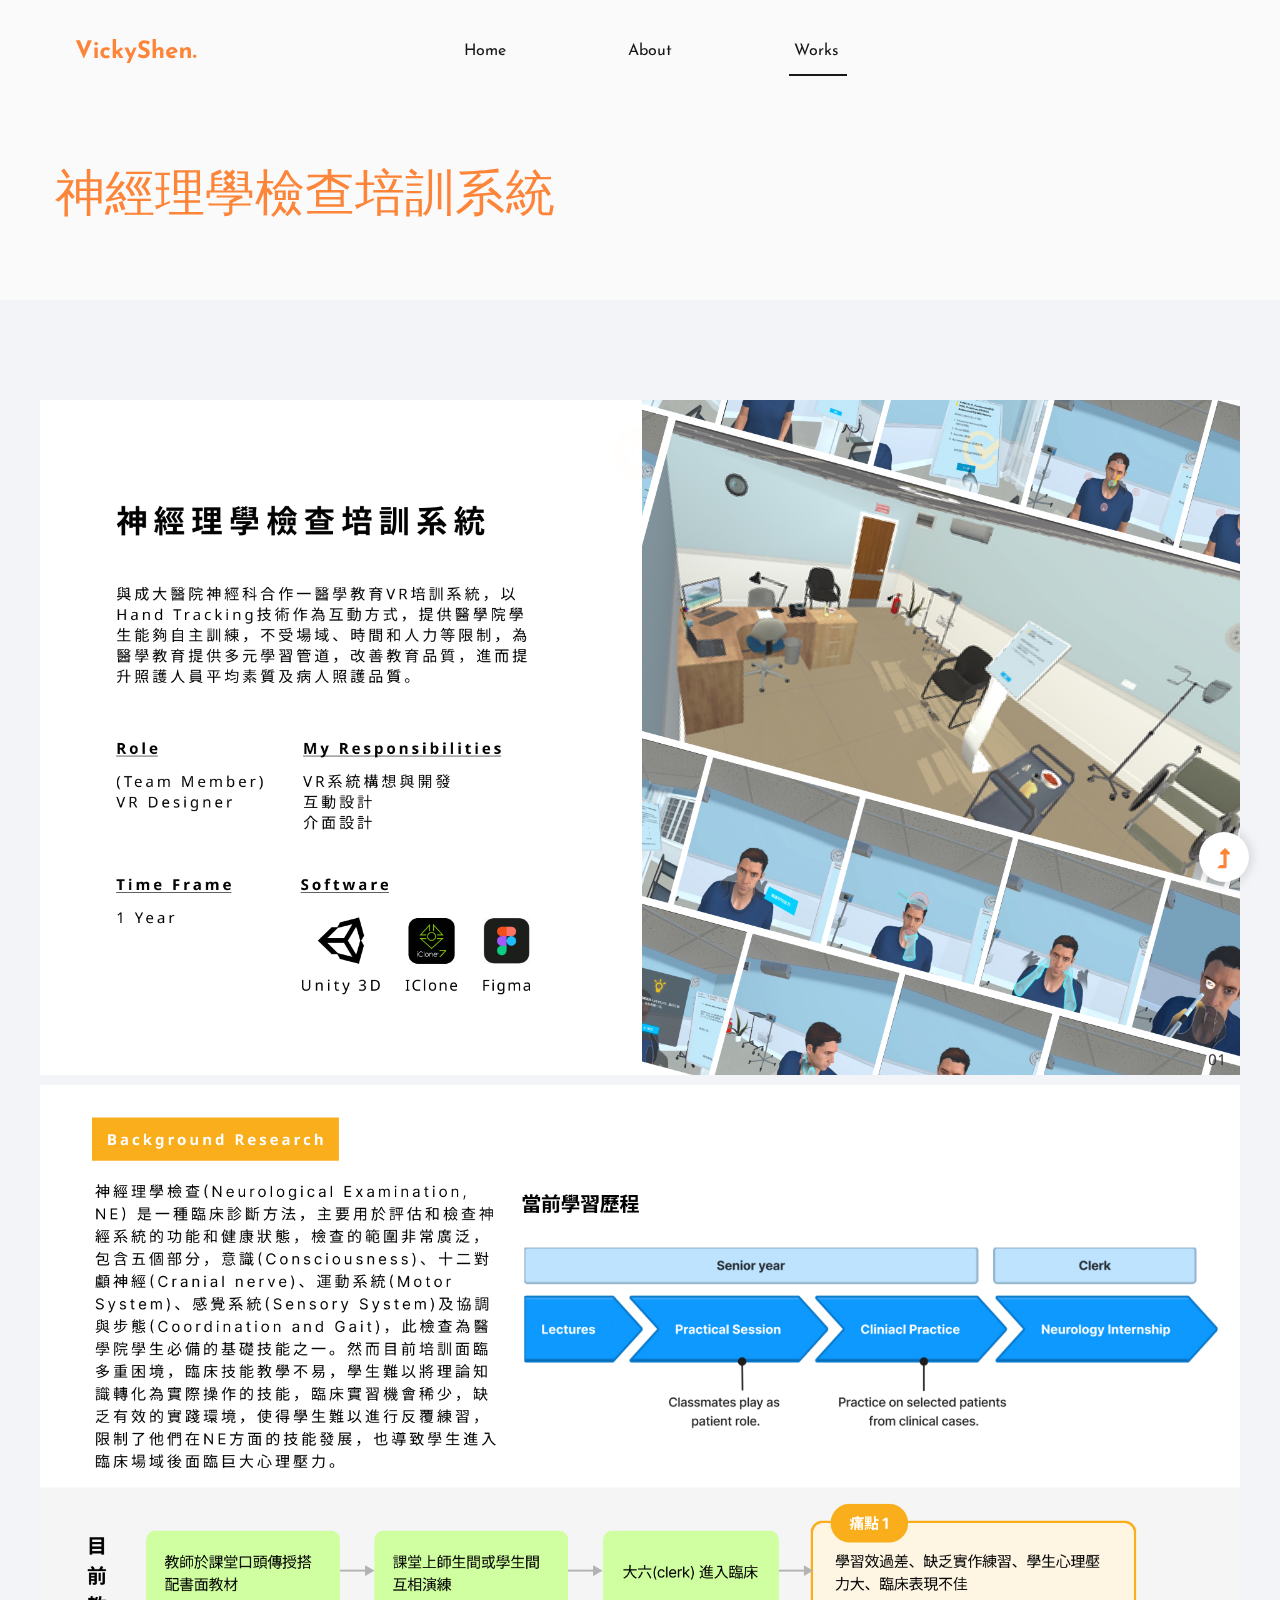
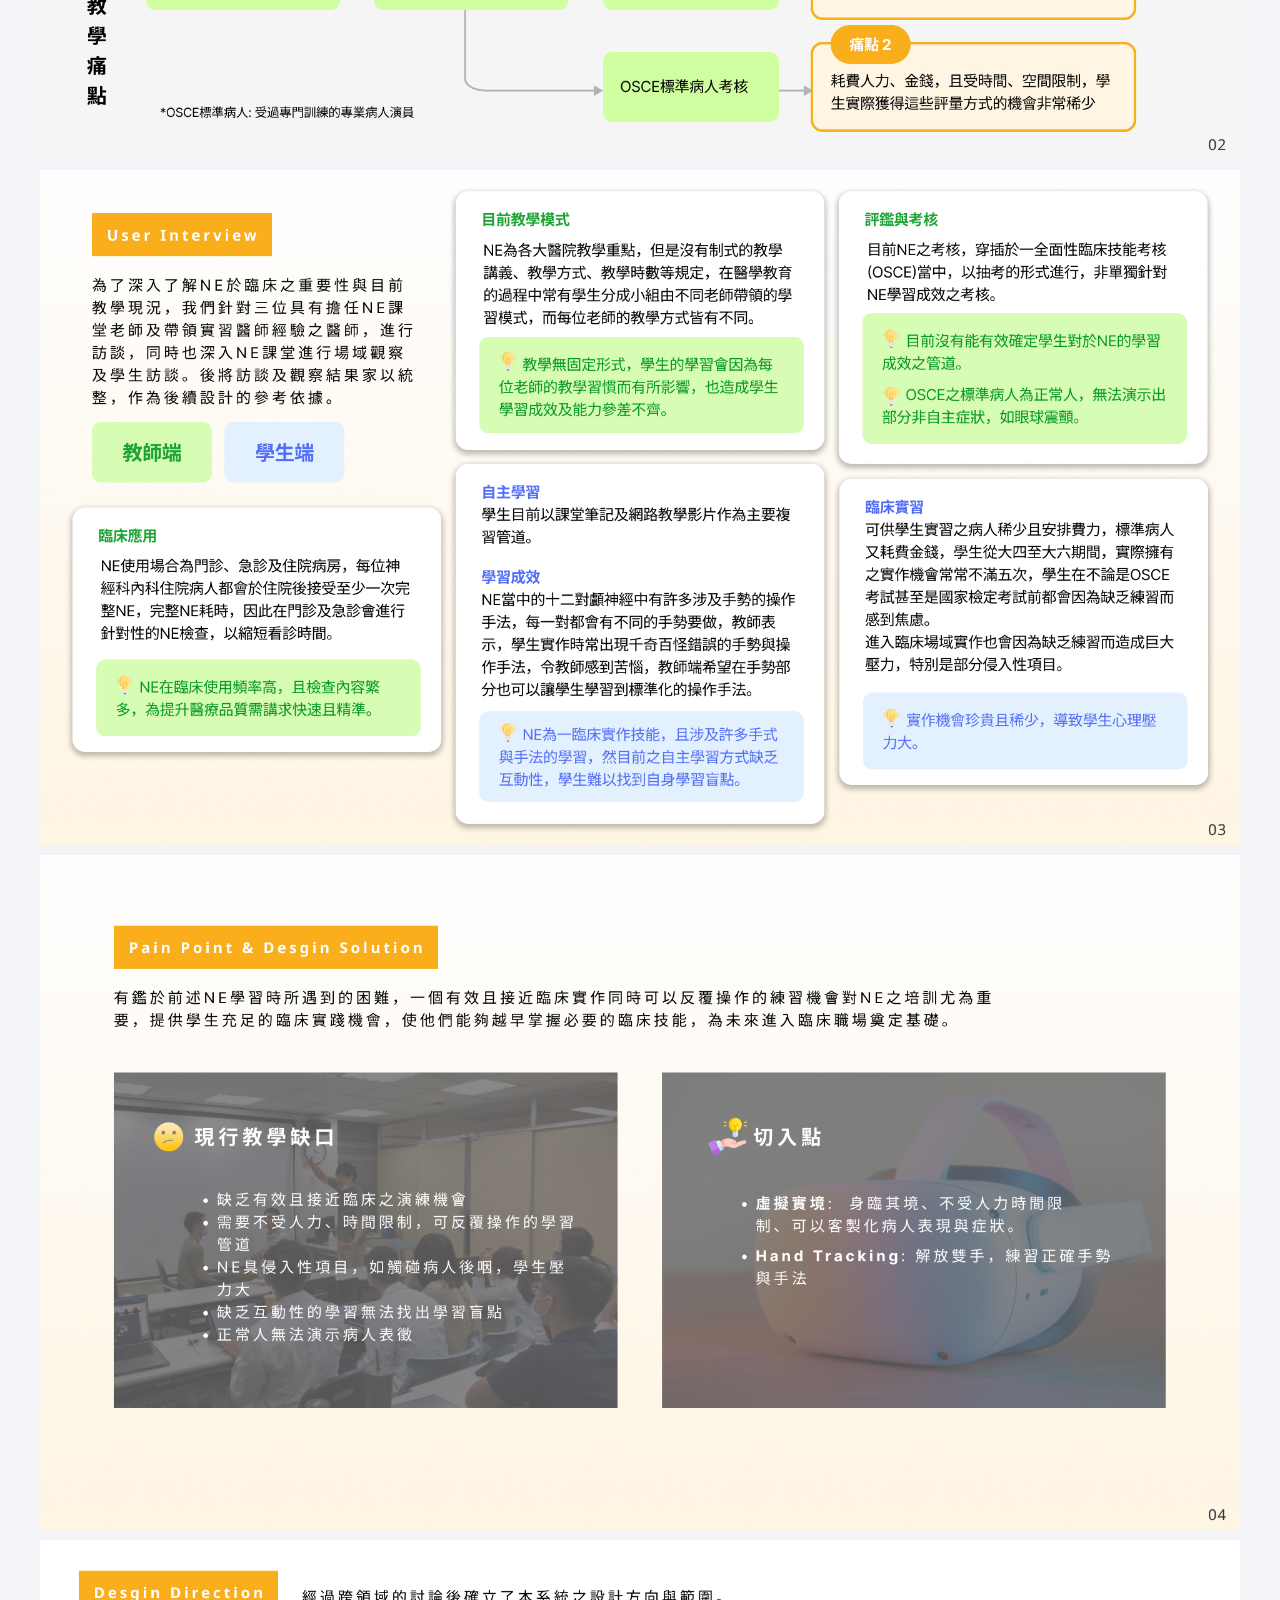
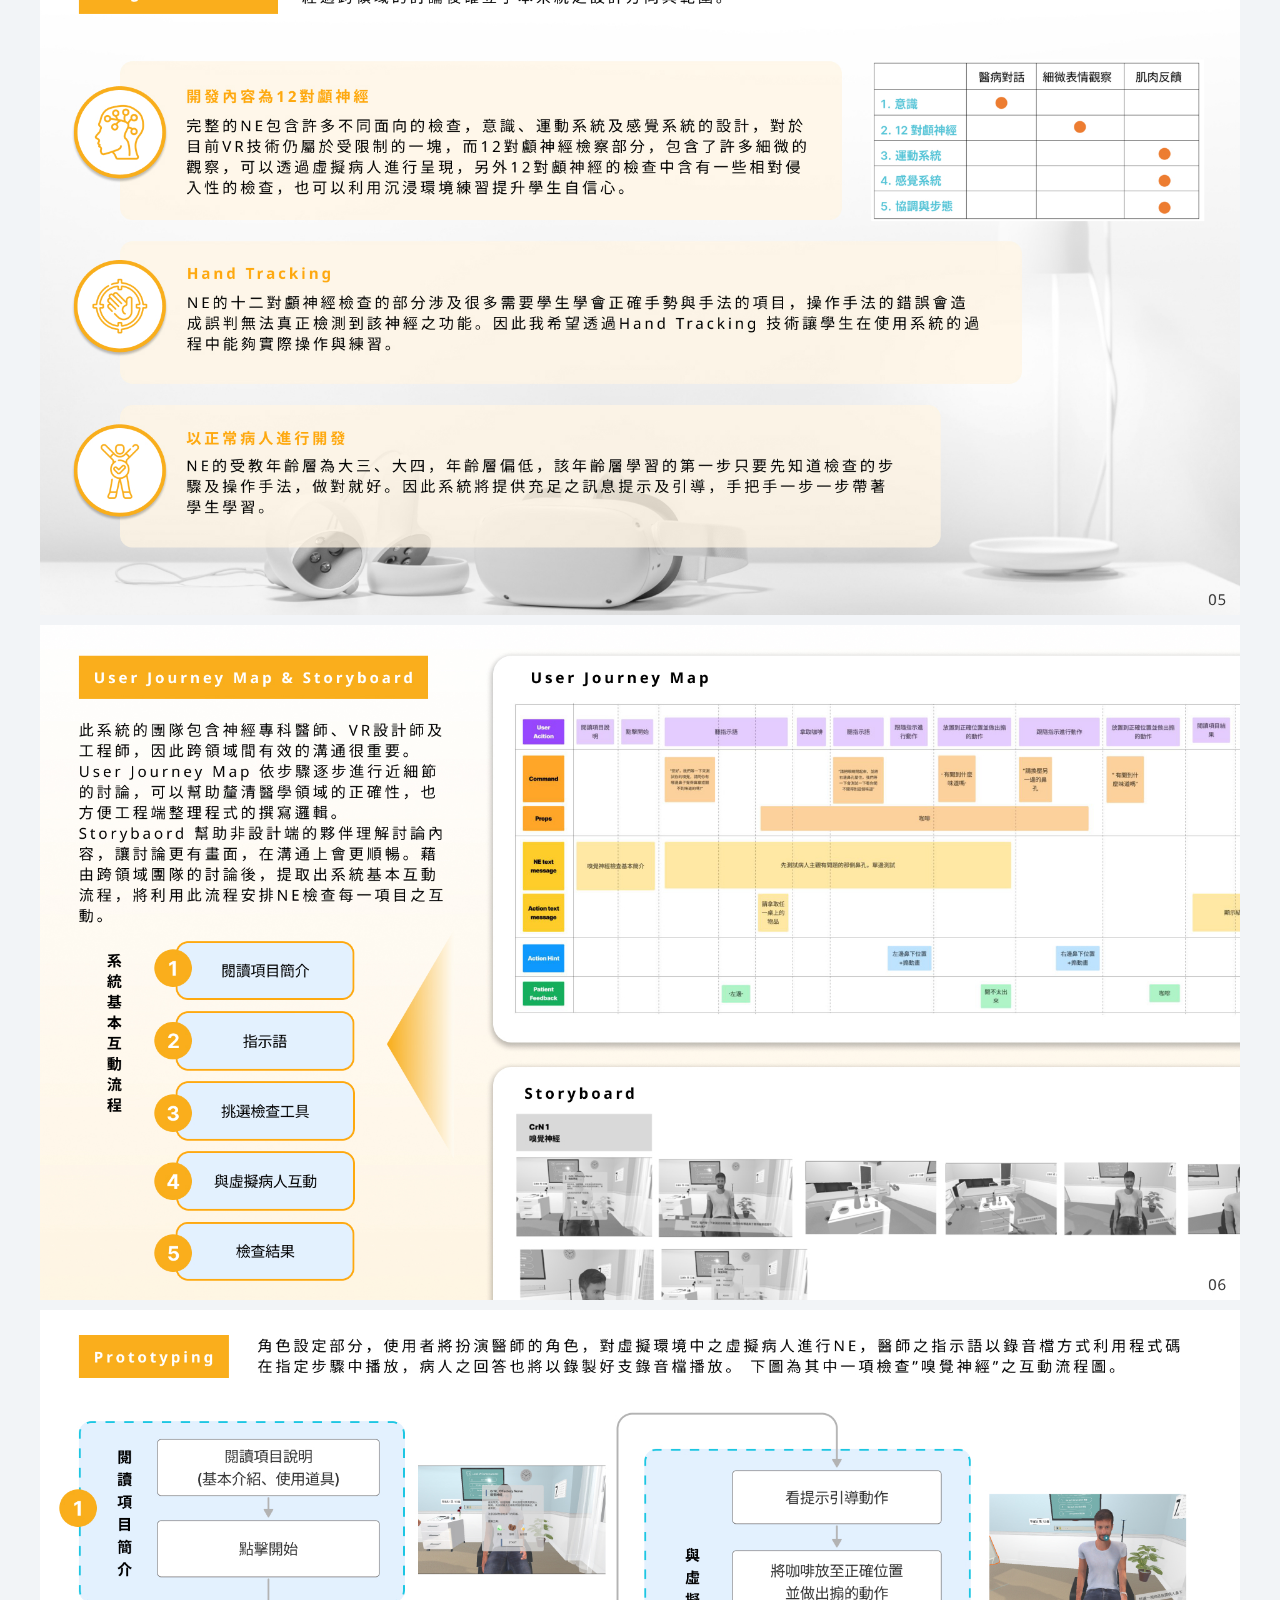
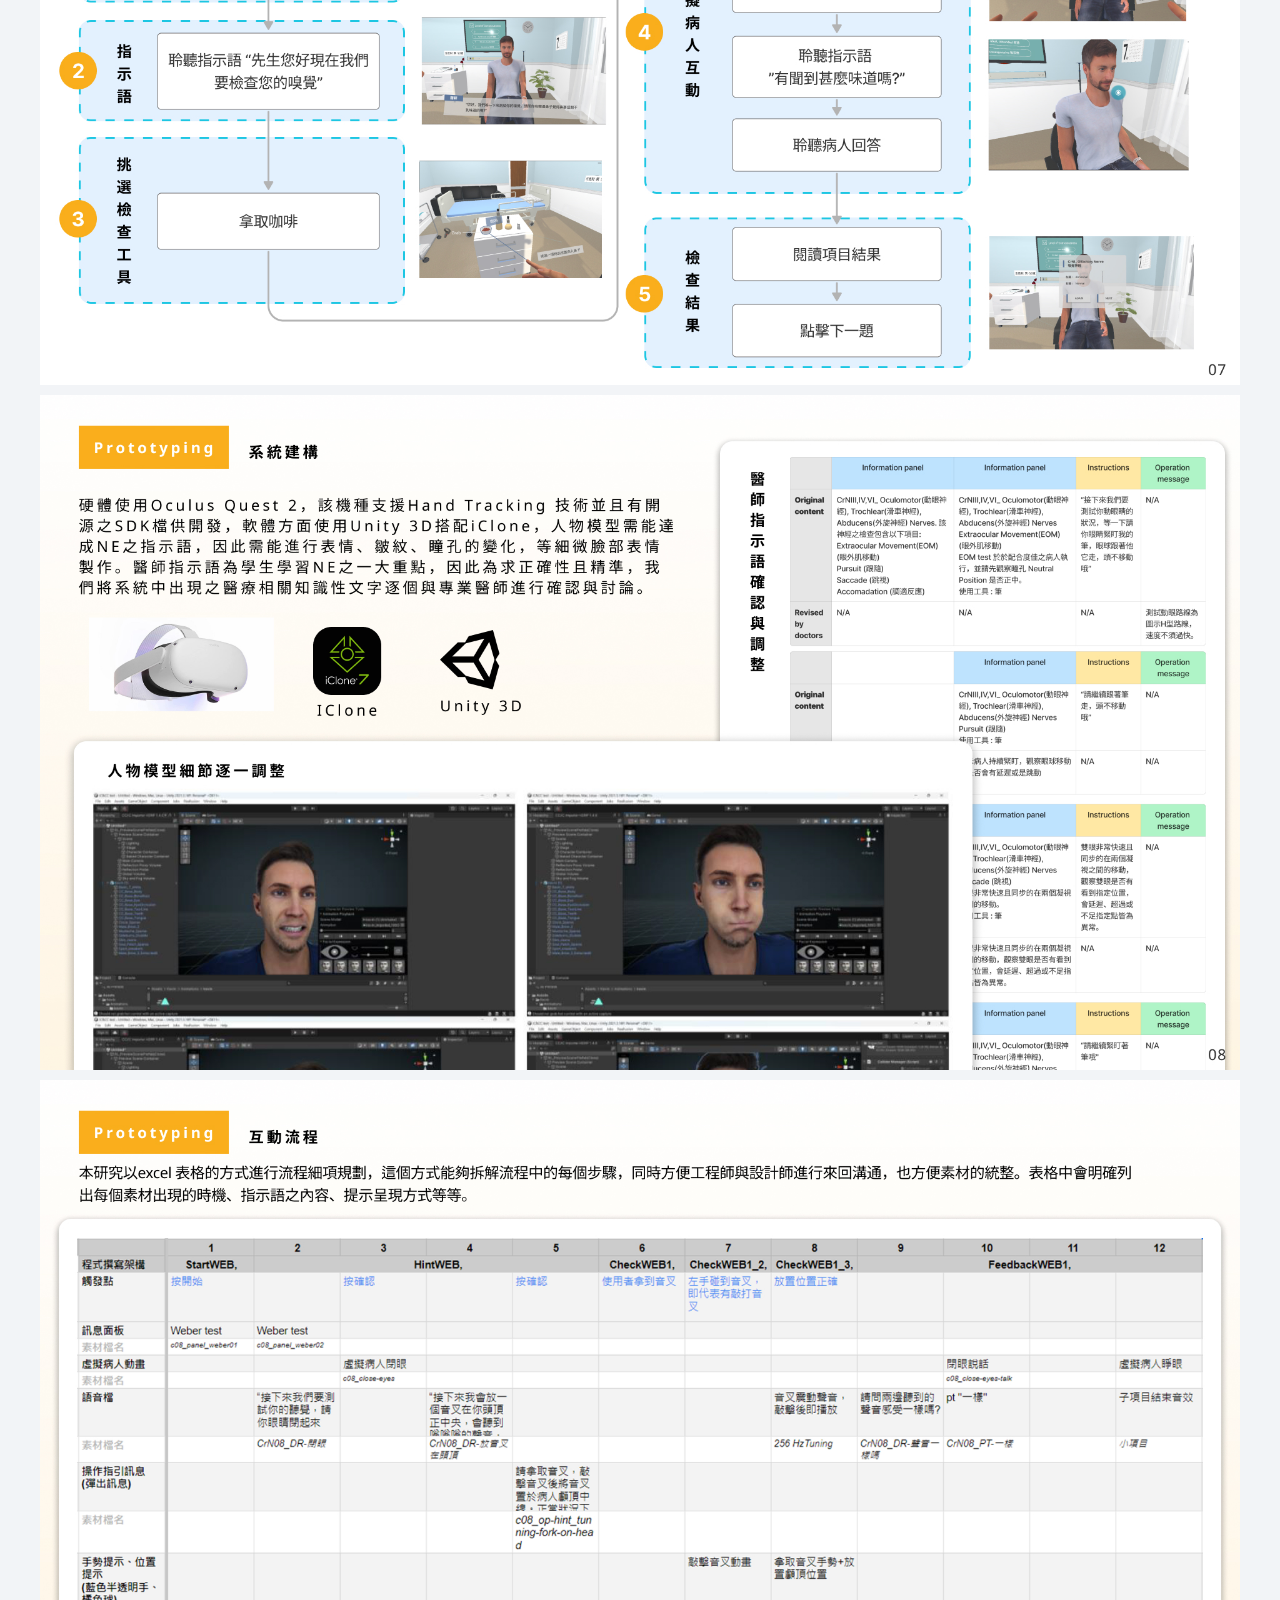
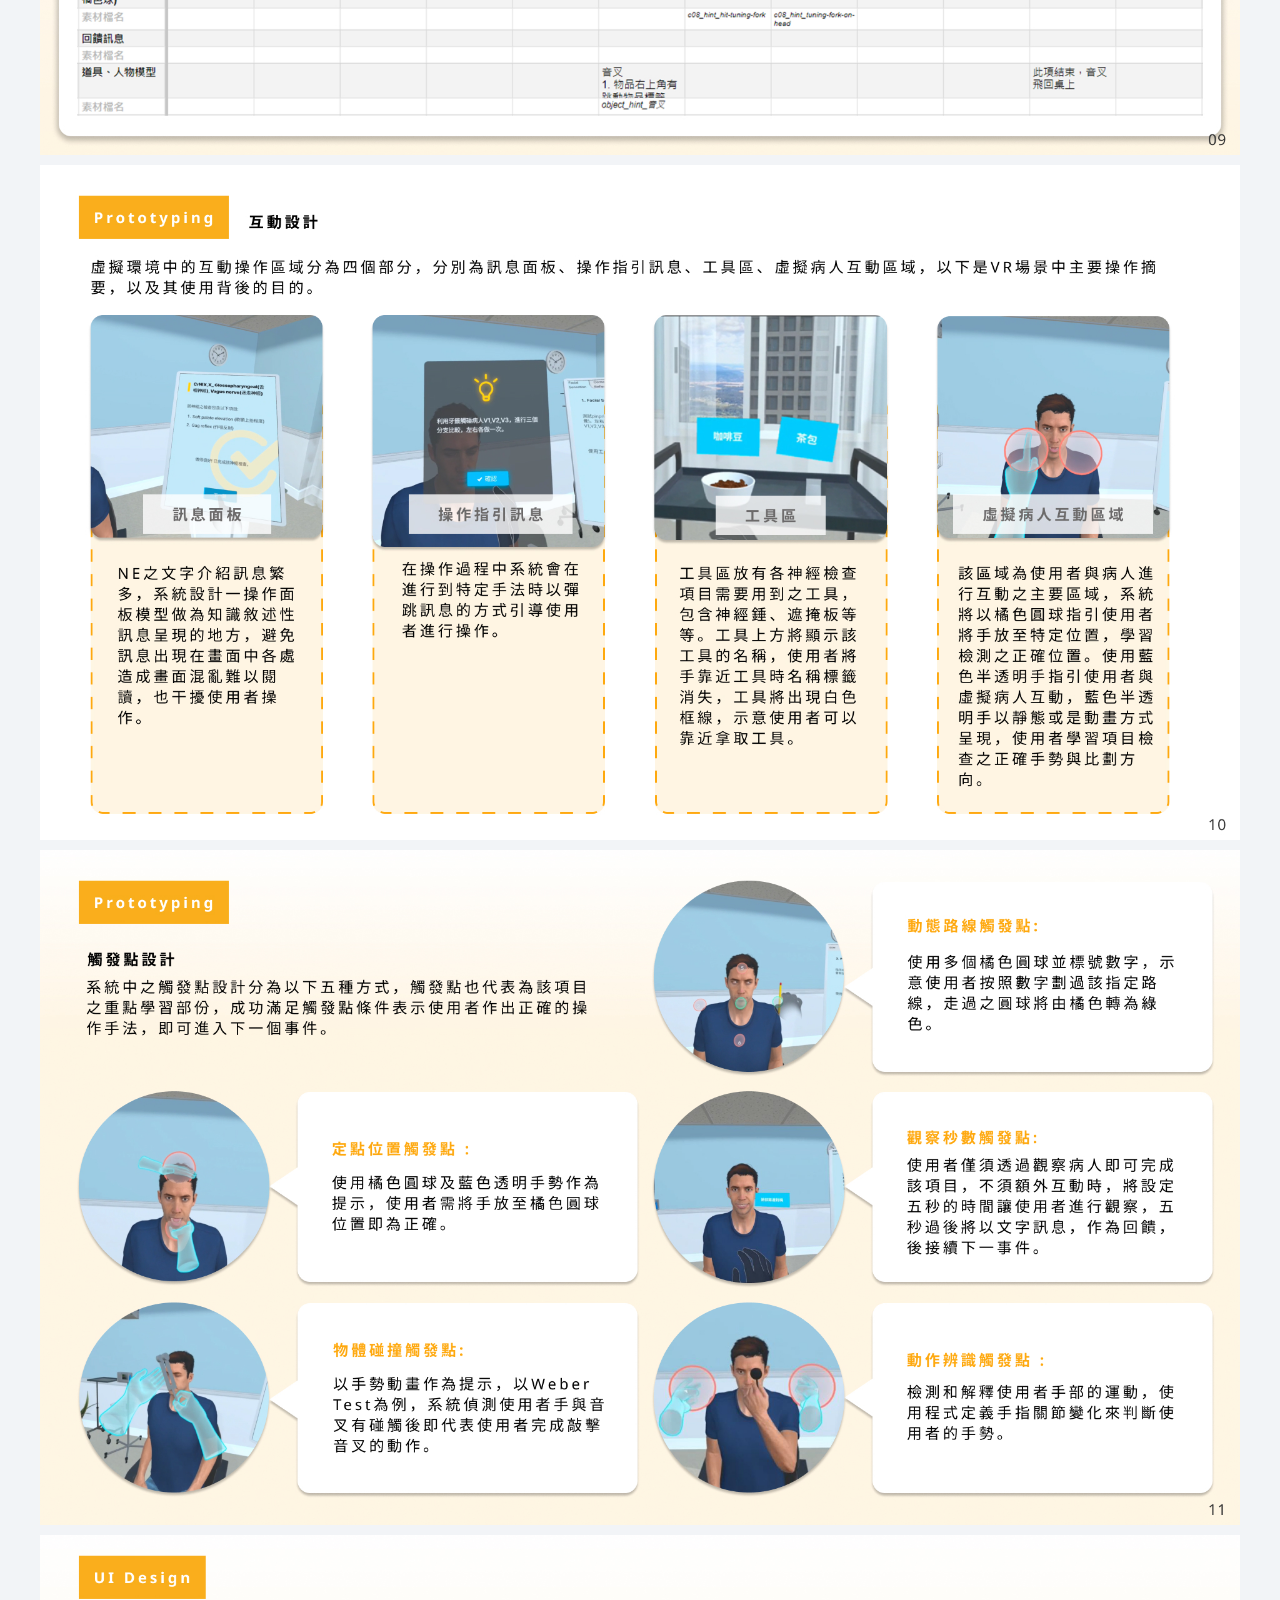
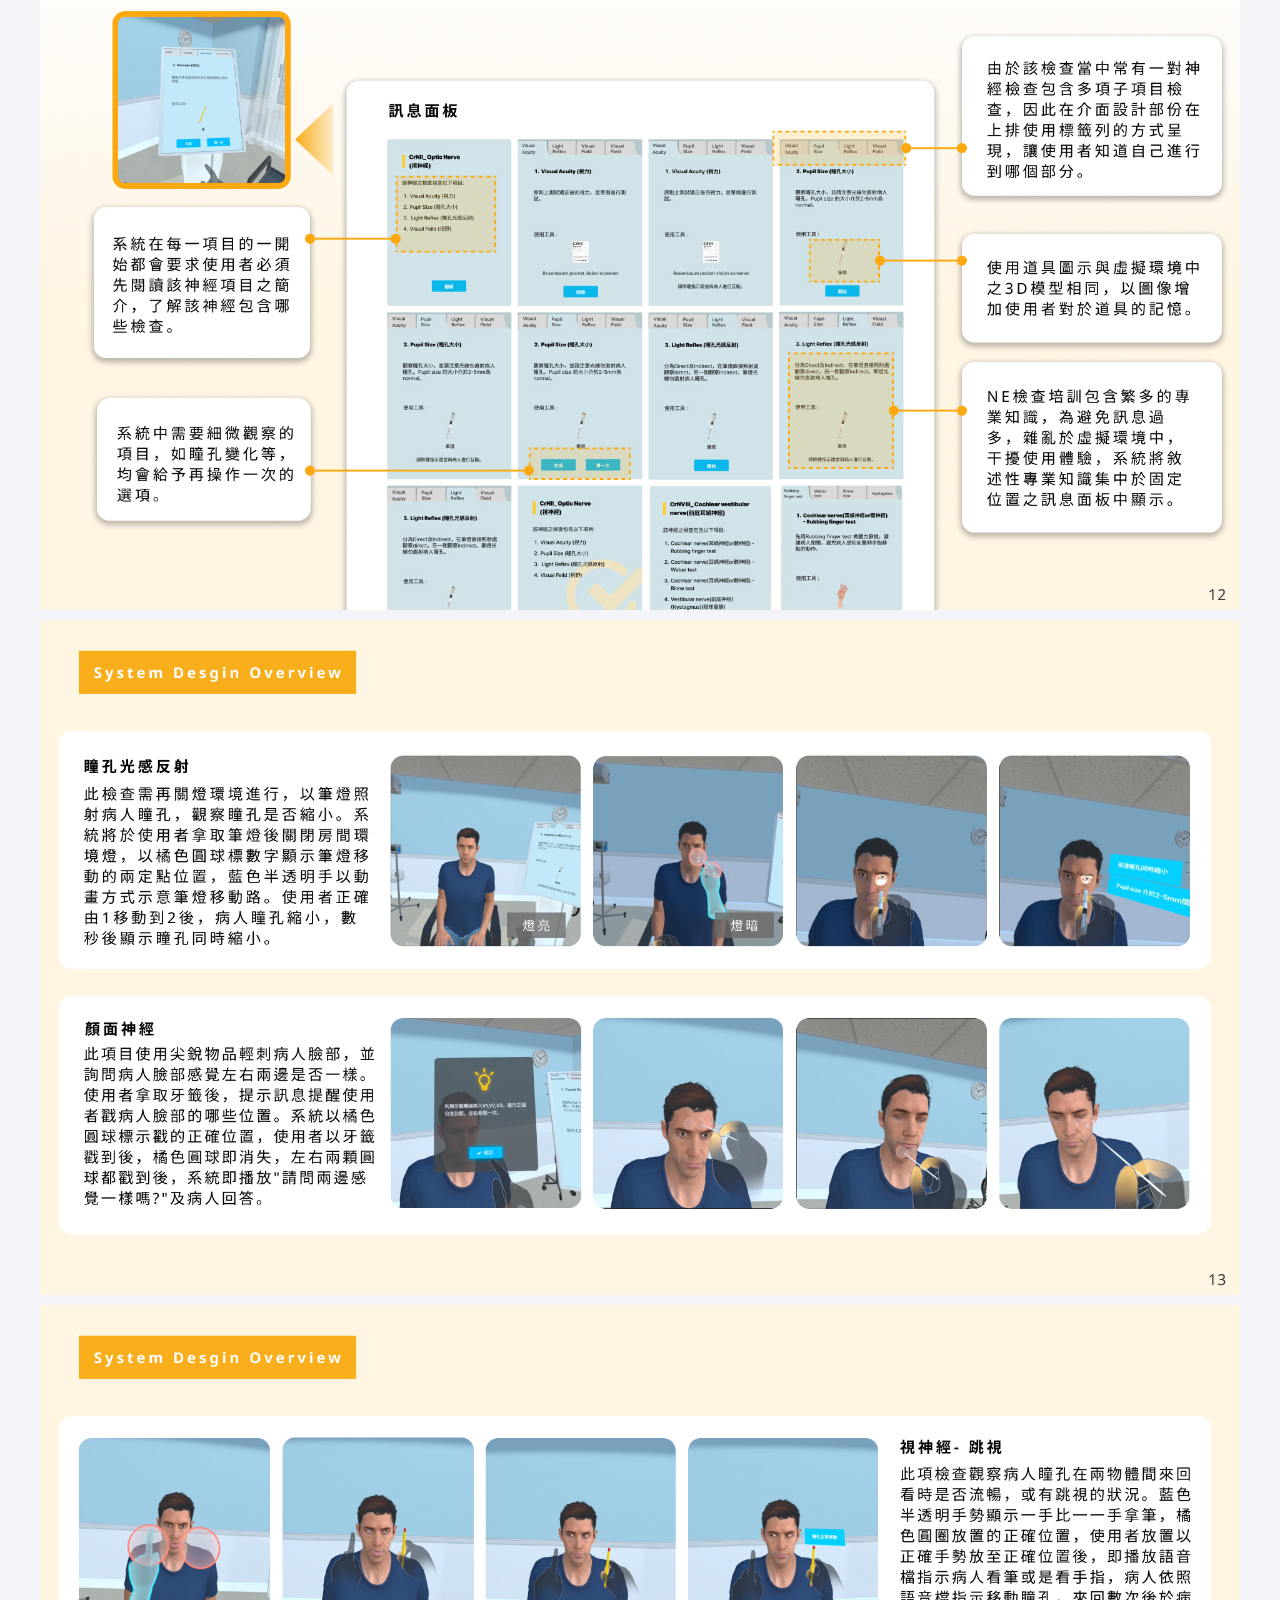
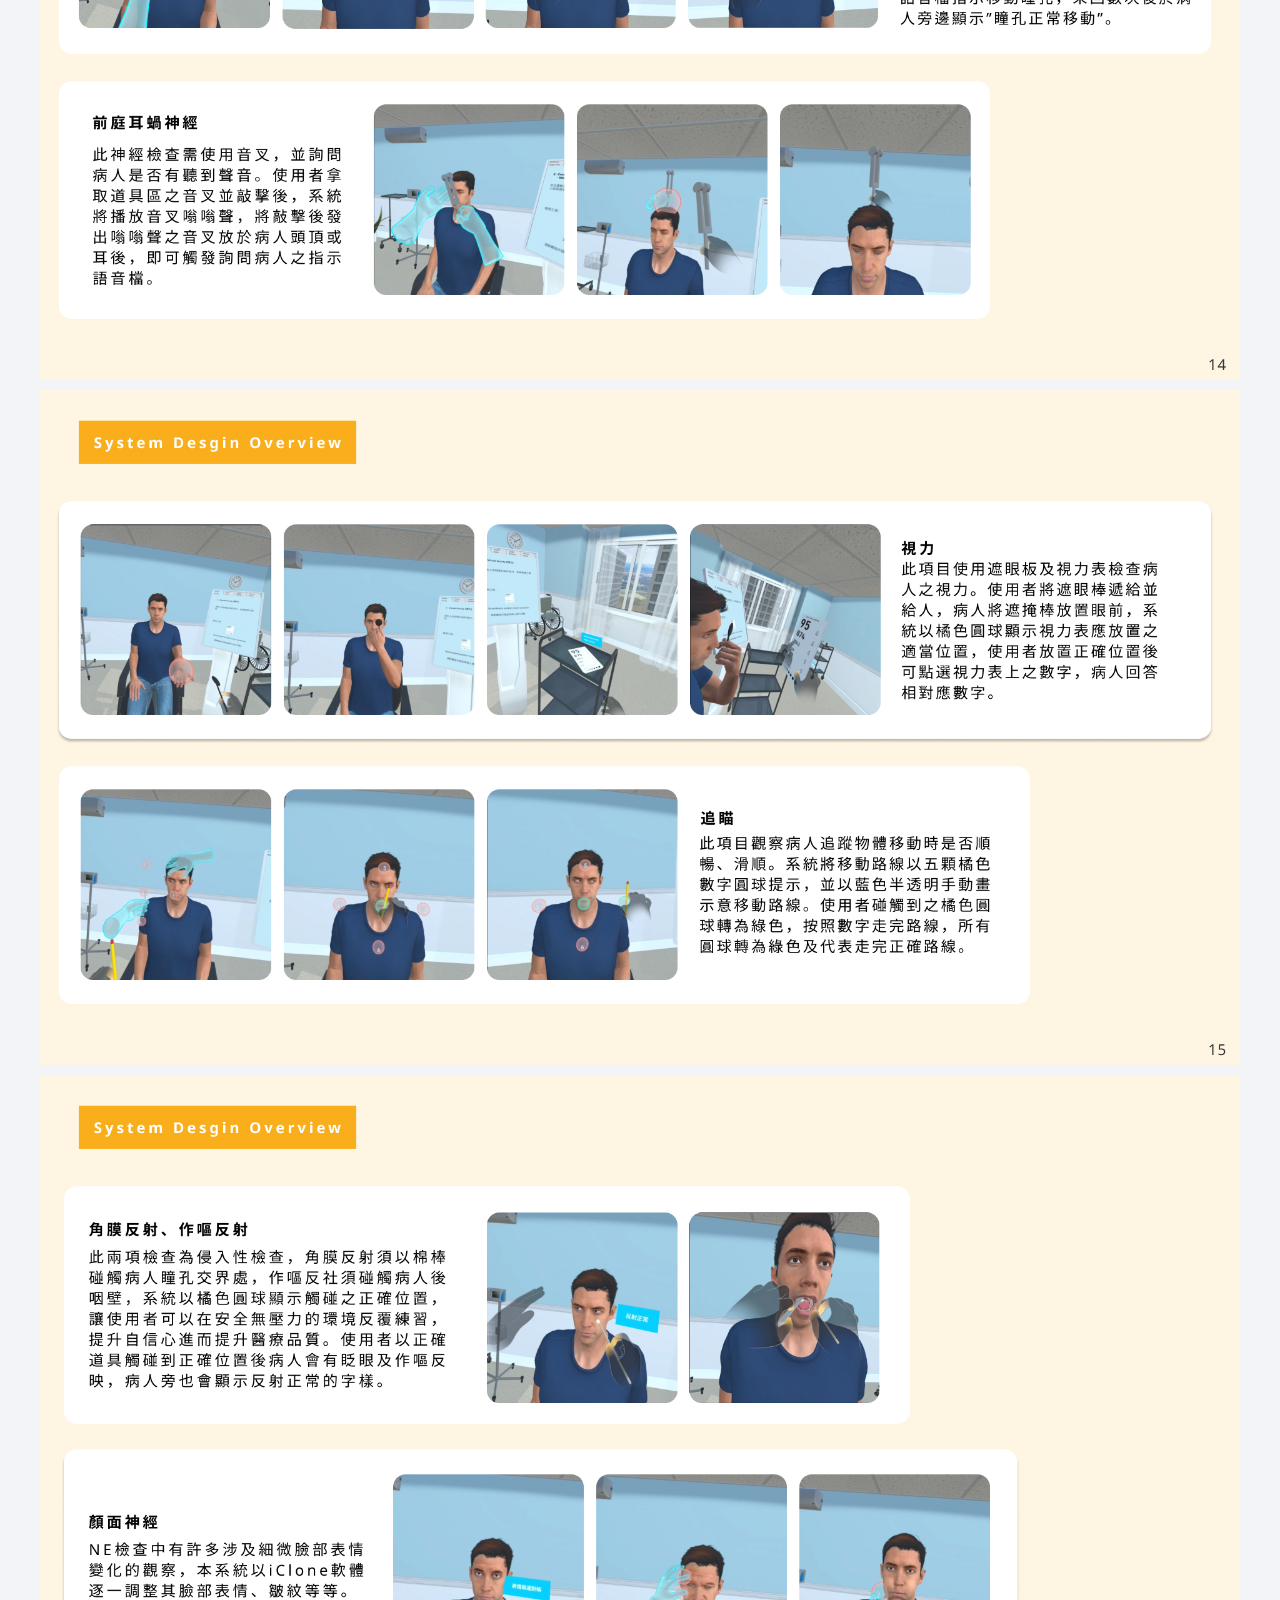
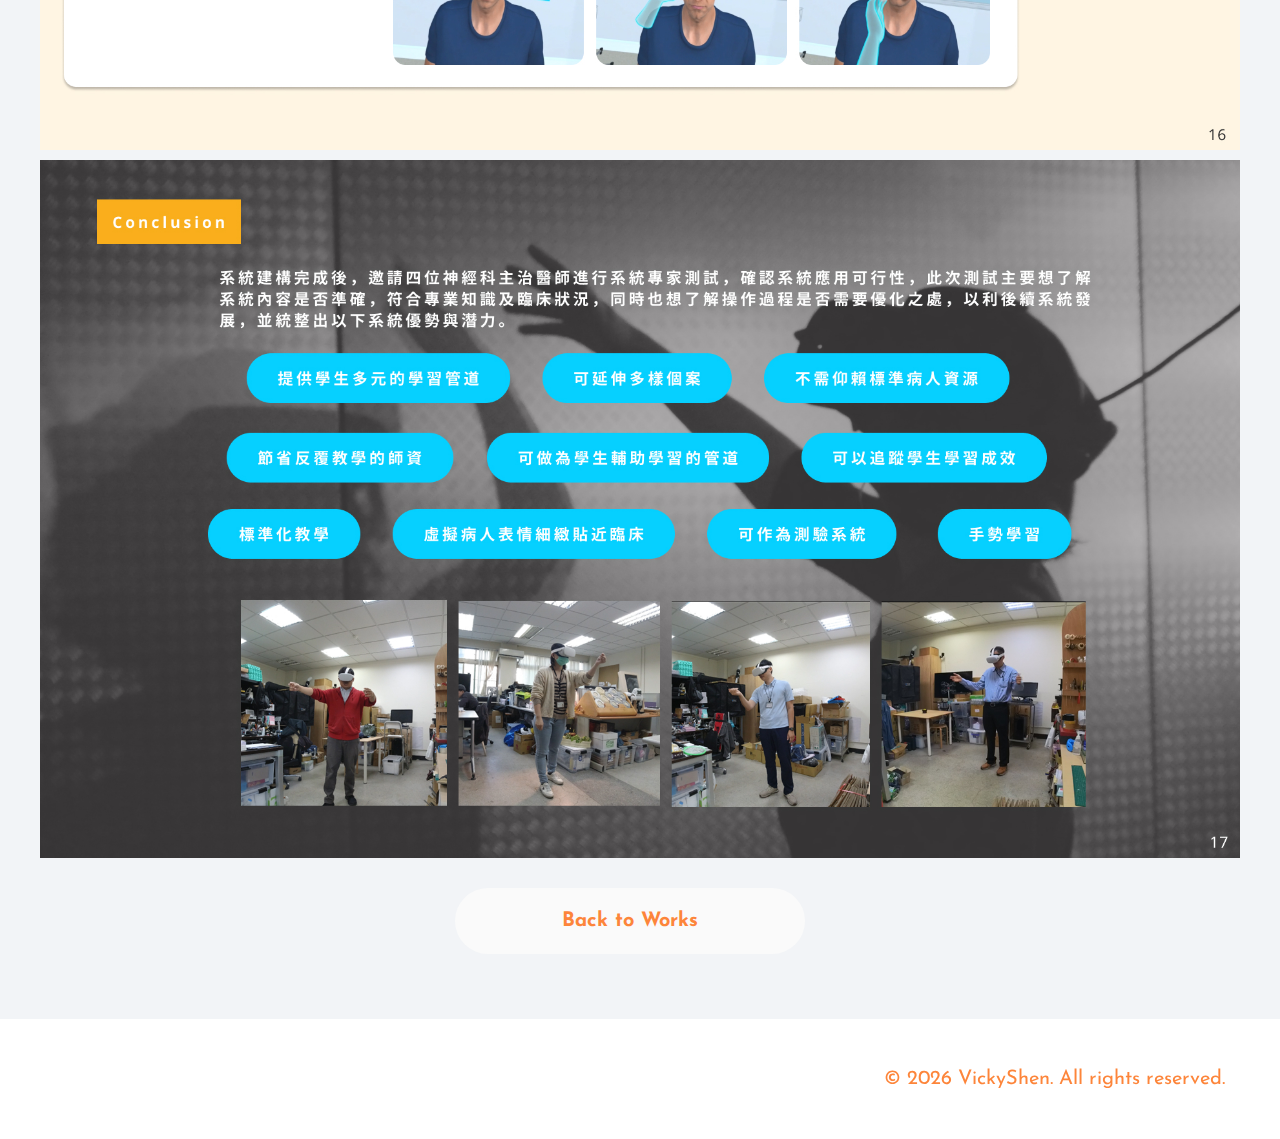
<file: works-ne.html>
<!doctype html>
<html class="no-js" lang="zxx">
<head>
    <meta charset="utf-8">
    <meta http-equiv="x-ua-compatible" content="ie=edge">
    <title> VickyShen | Works</title>
    <meta name="description" content="">
    <meta name="viewport" content="width=device-width, initial-scale=1">
    <link rel="manifest" href="site.webmanifest">
    <link rel="shortcut icon" type="image/x-icon" href="assets/img/favicon.ico">

	<!-- CSS here -->
	<link rel="stylesheet" href="assets/css/bootstrap.min.css">
	<link rel="stylesheet" href="assets/css/owl.carousel.min.css">
	<link rel="stylesheet" href="assets/css/slicknav.css">
    <link rel="stylesheet" href="assets/css/flaticon.css">
    <link rel="stylesheet" href="assets/css/progressbar_barfiller.css">
    <link rel="stylesheet" href="assets/css/gijgo.css">
    <link rel="stylesheet" href="assets/css/animate.min.css">
    <link rel="stylesheet" href="assets/css/animated-headline.css">
	<link rel="stylesheet" href="assets/css/magnific-popup.css">
	<link rel="stylesheet" href="assets/css/fontawesome-all.min.css">
	<link rel="stylesheet" href="assets/css/themify-icons.css">
	<link rel="stylesheet" href="assets/css/slick.css">
	<link rel="stylesheet" href="assets/css/nice-select.css">
    <link rel="stylesheet" href="assets/css/style.css">
    
</head>
<body>
    <!-- ? Preloader Start -->
    <div id="preloader-active">
        <div class="preloader d-flex align-items-center justify-content-center">
            <div class="preloader-inner position-relative">
                <div class="preloader-circle"></div>
                <div class="preloader-img pere-text">
                    <img src="assets/img/logo/loder.png" alt="">
                </div>
            </div>
        </div>
    </div>
    <!-- Preloader Start -->
    <header>
        <div class="header-area header-transparent">
            <div class="main-header header-sticky">
                <div class="container-fluid">
                    <div class="menu-wrapper d-flex align-items-center justify-content-between">
                        <!-- Logo -->
                        <div class="logo">
                            <a href="index.html"><img src="assets/img/logo/logo.svg" alt=""></a>
                        </div>
                        <!-- Main-menu -->
                        <div class="main-menu f-right d-none d-lg-block">
                            <nav>
                                <ul id="navigation">
                                    <li><a href="index.html">Home</a></li>
                                    <li><a href="about.html">About</a></li>
                                    <li class="active"><a href="works.html">Works</a></li>
                                </ul>
                            </nav>
                        </div>             
                        <!-- Header-btn -->
                        <div class="header-info-right d-none d-lg-block"></div>
                        <!-- Mobile Menu -->
                        <div class="col-12">
                            <div class="mobile_menu d-block d-lg-none"></div>
                        </div>
                    </div>
                </div>
            </div>
        </div>
        <!-- Header End -->
    </header>
    <main>
        <!--? Hero Area Start-->
        <div class="hero-area2 d-flex align-items-center">
            <div class="container">
                <div class="row ">
                    <div class="col-xl-12">
                        <!-- Hero Caption -->
                        <div class="hero-cap pt-100">
                            <h3>神經理學檢查培訓系統</h3>
                        </div>
                    </div>
                </div>
            </div>
        </div>
        <!--Hero Area End-->
        <!--? About 1 Start-->
        <!-- <section class="about-area section-padding40 our-services">
            <div class="container">
                <div class="rwo">
                    <div class="col-xl-12">
                        <div class="section-tittle mb-75 text-center">
                            <h2>My Expertise</h2>
                        </div>
                    </div>
                </div>
                <div class="row d-flex justify-contnet-center">
                    <div class="col-lg-4 col-md-4 col-sm-6">
                        <div class="single-services single-services2 mb-30">
                            <div class="services-cap">
                                <h5>Experience<br> Design</h5>
                                <p>Switzerland where I am a full time Product Designer.</p>
                            </div>
                        </div>
                    </div>
                    <div class="col-lg-4 col-md-4 col-sm-6">
                        <div class="single-services single-services2 mb-30">
                            <div class="services-cap">
                                <h5>Interaction<br> Design</h5>
                                <p>Switzerland where I am a full time Product Designer.</p>
                            </div>
                        </div>
                    </div>
                    <div class="col-lg-4 col-md-4 col-sm-6">
                        <div class="single-services single-services2 mb-30">
                            <div class="services-cap">
                                <h5>Front-end<br> Design</h5>
                                <p>Switzerland where I am a full time Product Designer.</p>
                            </div>
                        </div>
                    </div>
                </div>
            </div>
        </section> -->
        <!-- About  End-->
        <!--? Gallery Area Start -->
        <div class="gallery-area section-padding30">
            <div class="container">
                <!-- <div class="row">
                    <div class="col-lg-12">
                        <div class="section-tittle mb-60">
                            <h2>Selected Portfolios</h2>
                        </div>
                    </div>
                </div> -->
                <div class="row">
                    <div class=" d-sm-block mb-5 pb-4">
                        <div class="single-post">
                            <div class="feature-img" style="padding-bottom: 10px;">
                                <img class="img-fluid" src="assets/img/ne/NE-1.jpg" alt="NE">
                            </div>
                            <div class="feature-img" style="padding-bottom: 10px;">
                                <img class="img-fluid" src="assets/img/ne/NE-2.jpg" alt="NE">
                            </div>
                            <div class="feature-img" style="padding-bottom: 10px;">
                                <img class="img-fluid" src="assets/img/ne/NE-3.jpg" alt="NE">
                            </div>
                            <div class="feature-img" style="padding-bottom: 10px;">
                                <img class="img-fluid" src="assets/img/ne/NE-4.jpg" alt="NE">
                            </div>
                            <div class="feature-img" style="padding-bottom: 10px;">
                                <img class="img-fluid" src="assets/img/ne/NE-5.jpg" alt="NE">
                            </div>
                            <div class="feature-img" style="padding-bottom: 10px;">
                                <img class="img-fluid" src="assets/img/ne/NE-6.jpg" alt="NE">
                            </div>
                            <div class="feature-img" style="padding-bottom: 10px;">
                                <img class="img-fluid" src="assets/img/ne/NE-7.jpg" alt="NE">
                            </div>
                            <div class="feature-img" style="padding-bottom: 10px;">
                                <img class="img-fluid" src="assets/img/ne/NE-8.jpg" alt="NE">
                            </div>
                            <div class="feature-img" style="padding-bottom: 10px;">
                                <img class="img-fluid" src="assets/img/ne/NE-9.jpg" alt="NE">
                            </div>
                            <div class="feature-img" style="padding-bottom: 10px;">
                                <img class="img-fluid" src="assets/img/ne/NE-10.jpg" alt="NE">
                            </div>
                            <div class="feature-img" style="padding-bottom: 10px;">
                                <img class="img-fluid" src="assets/img/ne/NE-11.jpg" alt="NE">
                            </div>
                            <div class="feature-img" style="padding-bottom: 10px;">
                                <img class="img-fluid" src="assets/img/ne/NE-12.jpg" alt="NE">
                            </div>
                            <div class="feature-img" style="padding-bottom: 10px;">
                                <img class="img-fluid" src="assets/img/ne/NE-13.jpg" alt="NE">
                            </div>
                            <div class="feature-img" style="padding-bottom: 10px;">
                                <img class="img-fluid" src="assets/img/ne/NE-14.jpg" alt="NE">
                            </div>
                            <div class="feature-img" style="padding-bottom: 10px;">
                                <img class="img-fluid" src="assets/img/ne/NE-15.jpg" alt="NE">
                            </div>
                            <div class="feature-img" style="padding-bottom: 10px;">
                                <img class="img-fluid" src="assets/img/ne/NE-16.jpg" alt="NE">
                            </div>
                            <div class="feature-img" style="padding-bottom: 20px;">
                                <img class="img-fluid" src="assets/img/ne/NE-17.jpg" alt="NE">
                            </div>
                        </div>
                        <div class="col-lg-8">
                            <a href="works.html" class="white-btn">Back to Works</a>
                        </div>
                    </div>
                </div>
            </div>
        </div>
        <!-- Gallery Area End -->
    </main>
    <footer>
        <div class="footer-wrappr">
            <div class="footer-top">
                <!-- Want To work -->
                <!-- <section class="wantToWork-area ">
                    <div class="container">
                        <div class="wants-wrapper w-padding2">
                            <div class="row align-items-center justify-content-between">
                                <div class="col-xl-7 col-lg-9 col-md-8">
                                    <div class="wantToWork-caption wantToWork-caption2">
                                        <h2>Do you want to know more about me?</h2>
                                    </div>
                                </div>
                                <div class="col-xl-2 col-lg-3 col-md-4">
                                    <a href="#" class="btn white-btn f-right sm-left">Download CV</a>
                                </div>
                            </div>
                        </div>
                    </div>
                </section> -->
                <!-- Want To work End -->
                <!-- <div class="container">
                    <div class="row">
                        <div class="col-lg-12"> -->
                            <!-- contact-form -->
                            <!-- <div class="form-wrapper">
                                <div class="row ">
                                    <div class="col-xl-12">
                                        <div class="small-tittle mb-30">
                                            <h4>Contact Me</h4>
                                        </div>
                                    </div>
                                </div>
                                <form id="contact-form" action="#" method="POST">
                                    <div class="row">
                                        <div class="col-lg-4 col-md-6">
                                            <div class="form-box user-icon mb-25">
                                                <input type="text" name="name" placeholder="Your name">
                                            </div>
                                        </div>
                                        <div class="col-lg-4 col-md-6">
                                            <div class="form-box email-icon mb-25">
                                                <input type="text" name="email" placeholder="Email">
                                            </div>
                                        </div>
                                        <div class="col-lg-4 col-md-6">
                                            <div class="form-box email-icon mb-25">
                                                <input type="text" name="email" placeholder="Subject">
                                            </div>
                                        </div>
                                        <div class="col-lg-12">
                                            <div class="form-box message-icon mb-25">
                                                <textarea name="message" id="message" placeholder="Message"></textarea>
                                            </div>
                                            <div class="submit-info">
                                                <button class="submit-btn2" type="submit">Send Message</button>
                                            </div>
                                        </div>
                                    </div>
                                </form> 
                            </div> -->
                        </div>
                    </div>
                </div>
            </div>
            <!-- footer-bottom area -->
            <div class="footer-bottom-area">
                <div class="container">
                    <div class="footer-border">
                        <div class="row align-items-center">
                            <div class="col-xl-4 col-lg-4">
                                <!-- <div class="footer-social">
                                    <a href="#"><i class="fab fa-twitter"></i></a>
                                    <a href="https://bit.ly/sai4ull"><i class="fab fa-facebook-f"></i></a>
                                    <a href="#"><i class="fab fa-pinterest-p"></i></a>
                                    <a href="#"><i class="fas fa-globe"></i></a>
                                    <a href="#"><i class="fab fa-instagram"></i></a>
                                </div> -->
                            </div>
                            <div class="col-xl-8 col-lg-8">
                                <div class="footer-copy-right f-right">
                                    <p><!-- Link back to Colorlib can't be removed. Template is licensed under CC BY 3.0. -->
                                        &copy; <script>document.write(new Date().getFullYear());</script> VickyShen. All rights reserved.
                                        <!-- Link back to Colorlib can't be removed. Template is licensed under CC BY 3.0. -->
                                    </p>
                                </div>
                            </div>
                        </div>
                    </div>
                </div>
            </div>
        </div>
    </footer>
    <!-- Scroll Up -->
    <div id="back-top" >
        <a title="Go to Top" href="#"> <i class="fas fa-level-up-alt"></i></a>
    </div>
    <!-- JS here -->

    <script src="./assets/js/vendor/modernizr-3.5.0.min.js"></script>
    <!-- Jquery, Popper, Bootstrap -->
    <script src="./assets/js/vendor/jquery-1.12.4.min.js"></script>
    <script src="./assets/js/popper.min.js"></script>
    <script src="./assets/js/bootstrap.min.js"></script>
    <!-- Jquery Mobile Menu -->
    <script src="./assets/js/jquery.slicknav.min.js"></script>

    <!-- Jquery Slick , Owl-Carousel Plugins -->
    <script src="./assets/js/owl.carousel.min.js"></script>
    <script src="./assets/js/slick.min.js"></script>
    <!-- One Page, Animated-HeadLin -->
    <script src="./assets/js/wow.min.js"></script>
    <script src="./assets/js/animated.headline.js"></script>
    <script src="./assets/js/jquery.magnific-popup.js"></script>

    <!-- Date Picker -->
    <script src="./assets/js/gijgo.min.js"></script>
    <!-- Nice-select, sticky -->
    <script src="./assets/js/jquery.nice-select.min.js"></script>
    <script src="./assets/js/jquery.sticky.js"></script>
    <!-- Progress -->
    <script src="./assets/js/jquery.barfiller.js"></script>
    
    <!-- counter , waypoint,Hover Direction -->
    <script src="./assets/js/jquery.counterup.min.js"></script>
    <script src="./assets/js/waypoints.min.js"></script>
    <script src="./assets/js/jquery.countdown.min.js"></script>
    <script src="./assets/js/hover-direction-snake.min.js"></script>

    <!-- contact js -->
    <script src="./assets/js/contact.js"></script>
    <script src="./assets/js/jquery.form.js"></script>
    <script src="./assets/js/jquery.validate.min.js"></script>
    <script src="./assets/js/mail-script.js"></script>
    <script src="./assets/js/jquery.ajaxchimp.min.js"></script>
    
    <!-- Jquery Plugins, main Jquery -->	
    <script src="./assets/js/plugins.js"></script>
    <script src="./assets/js/main.js"></script>


    
    </body>
</html>
</file>
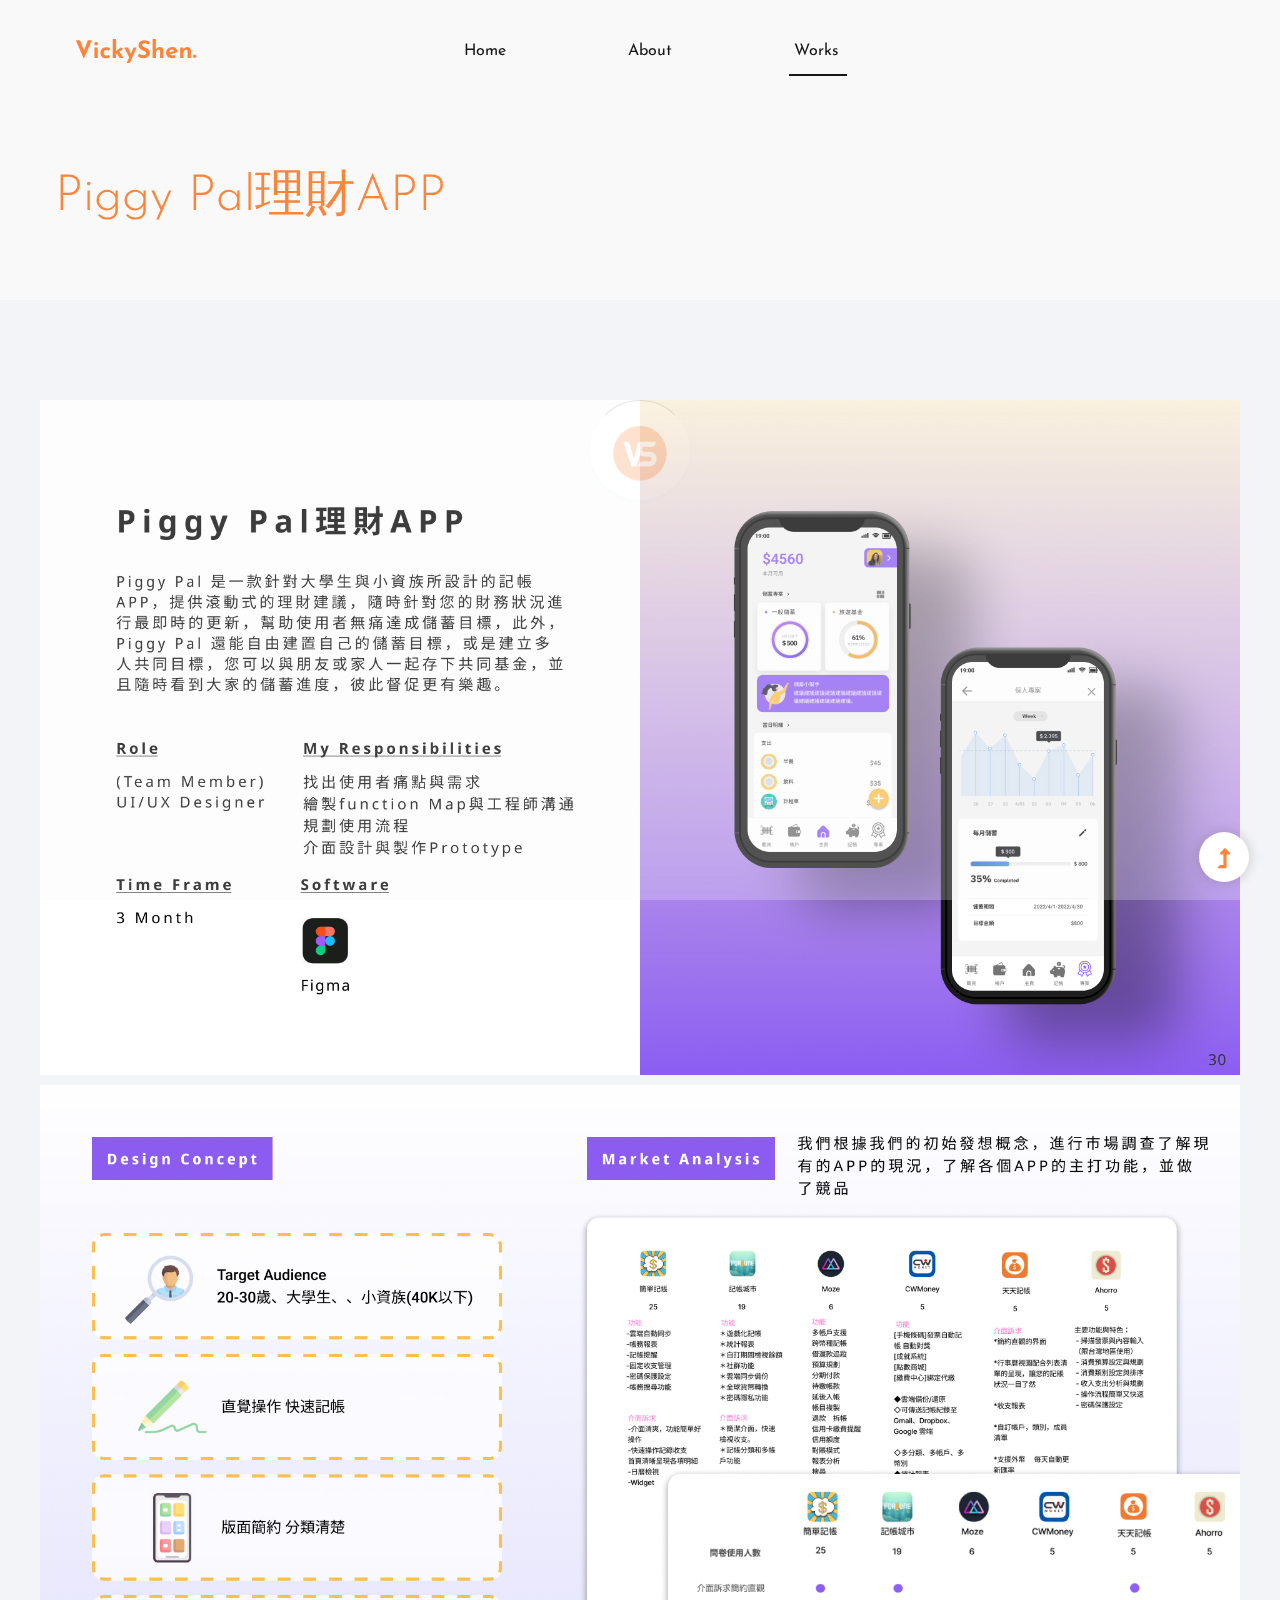
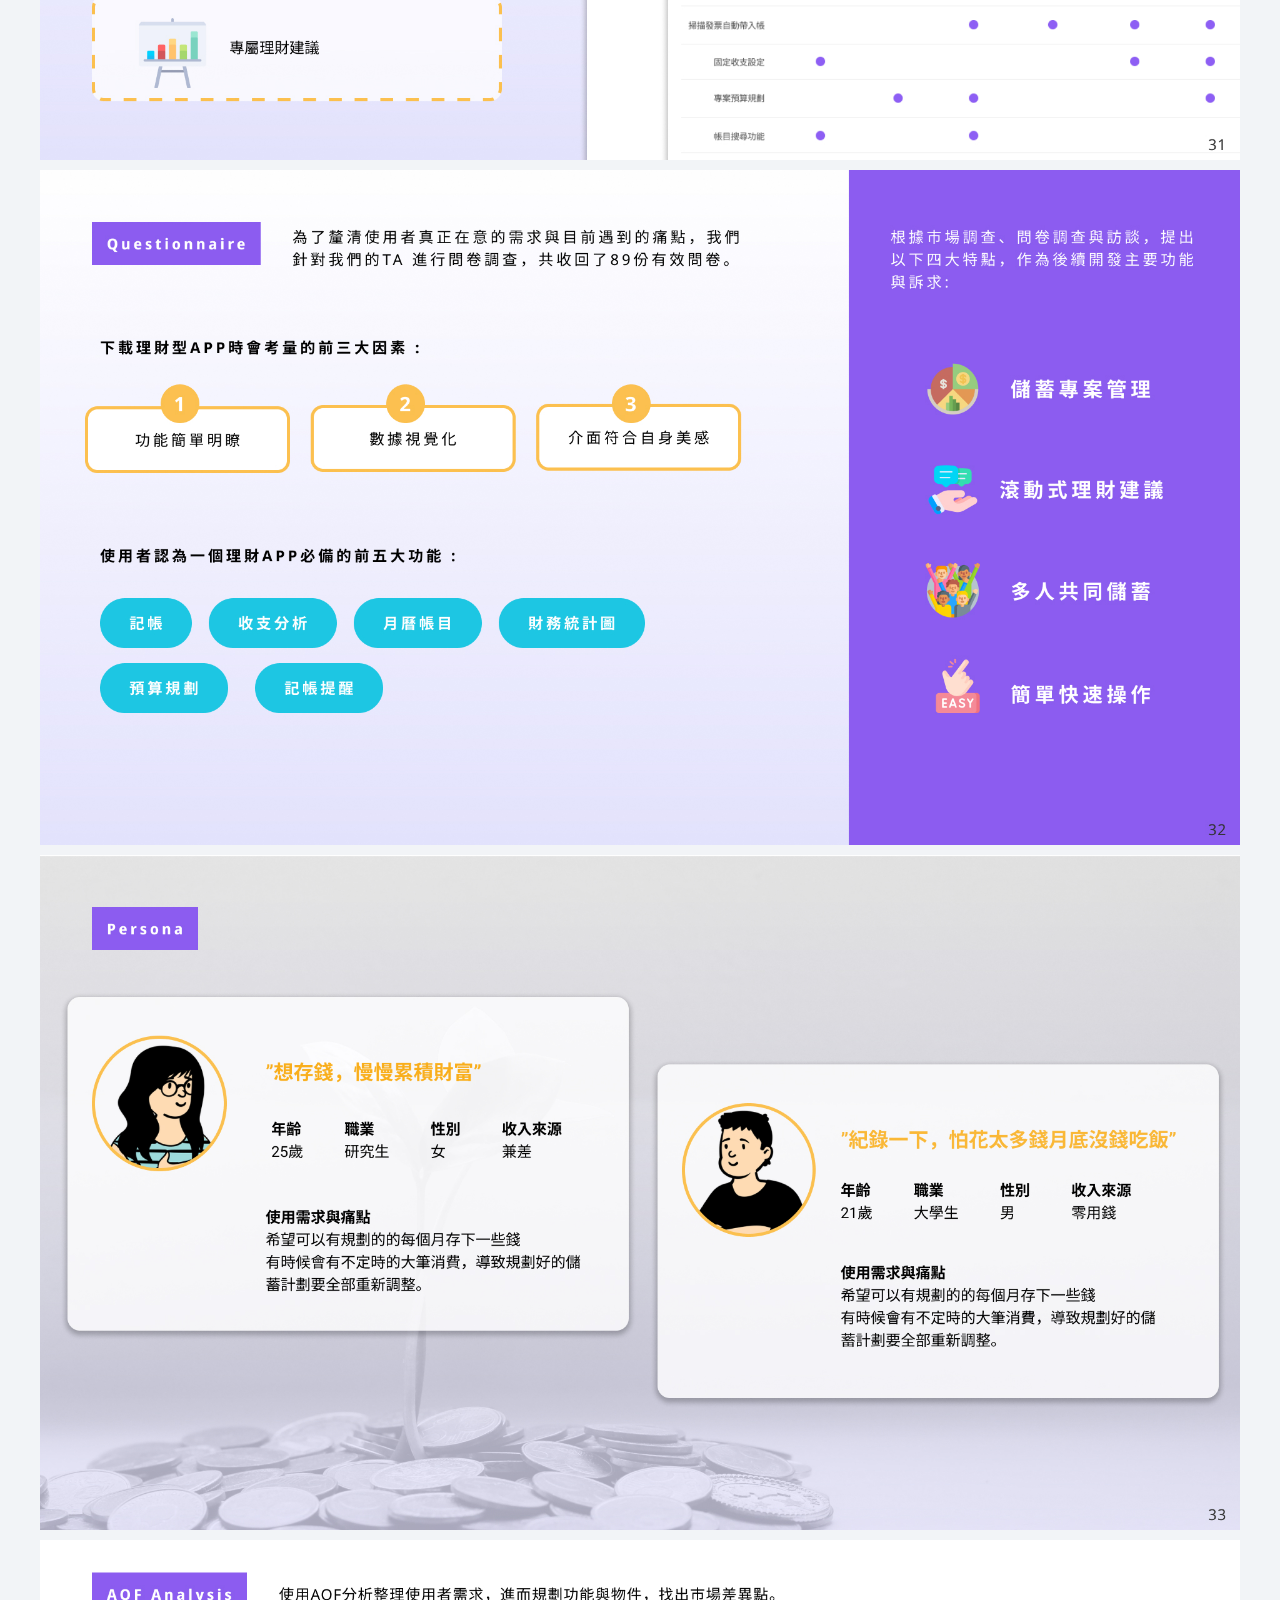
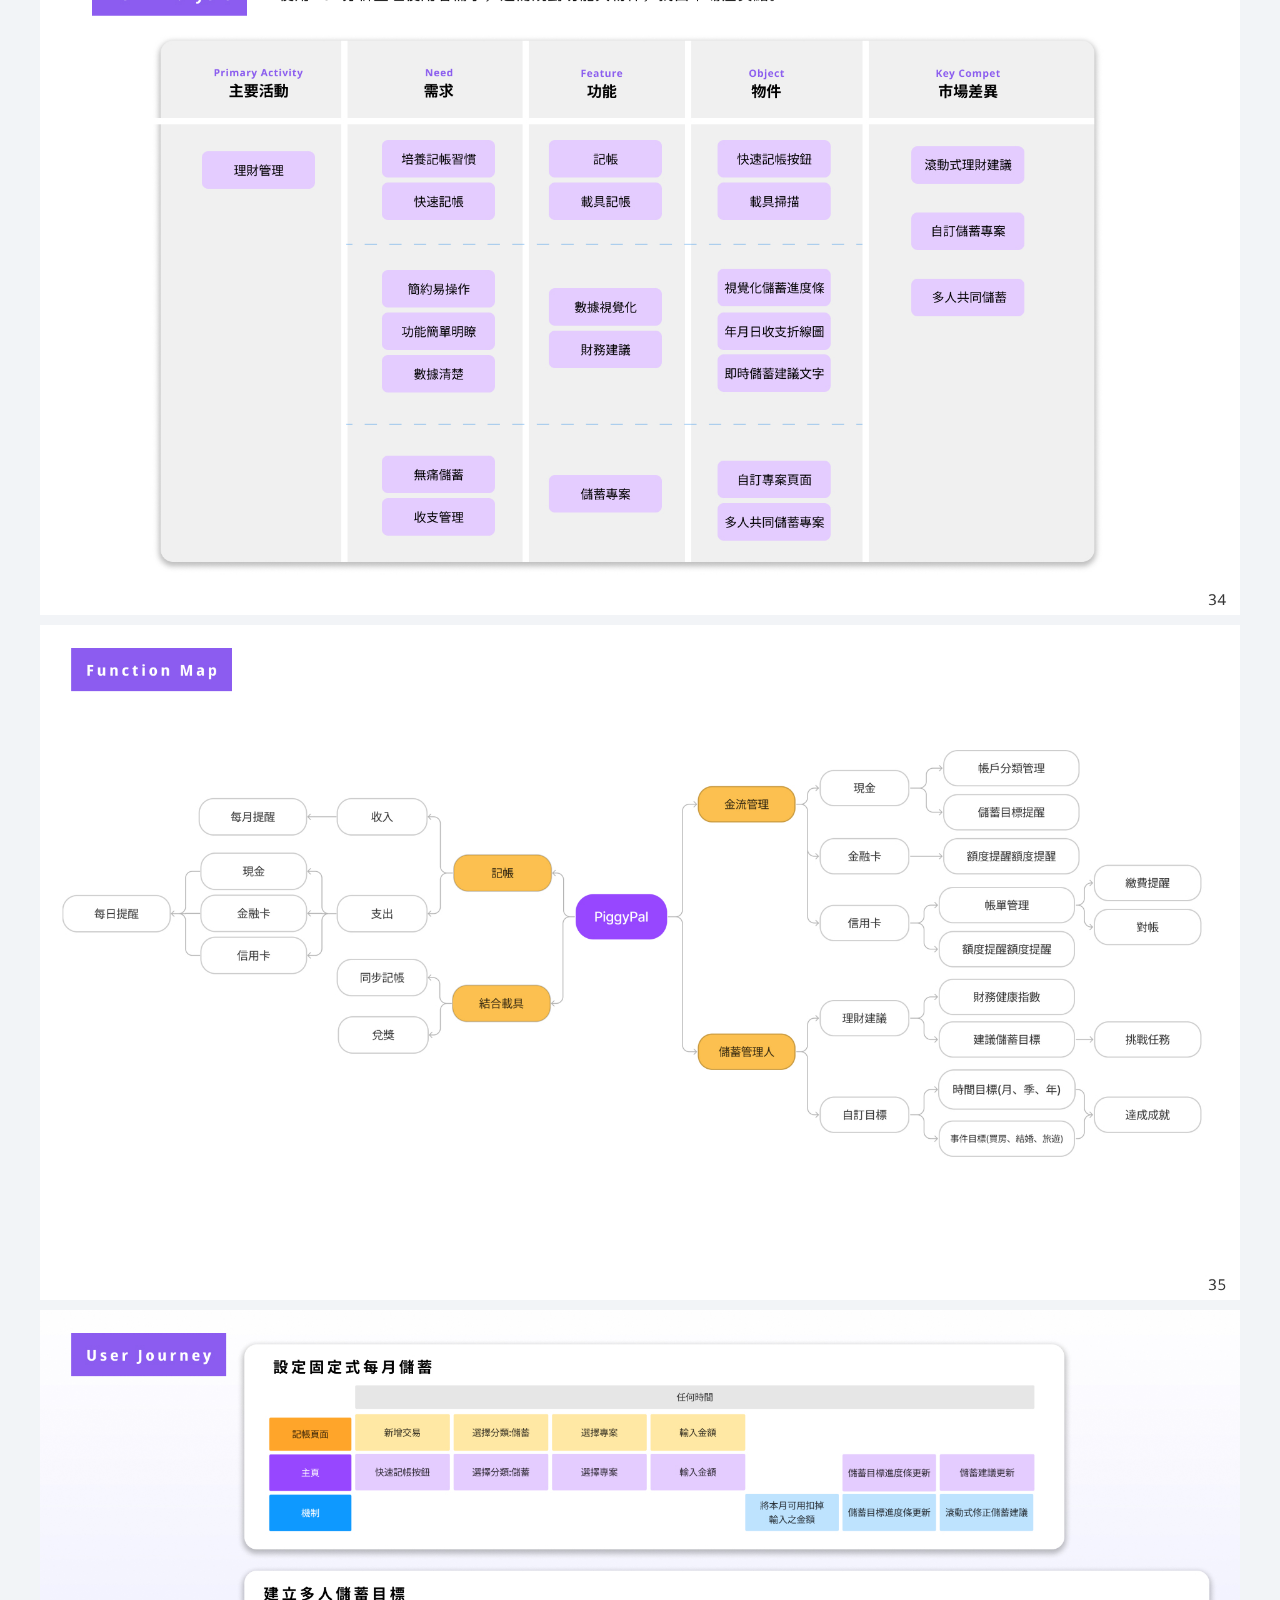
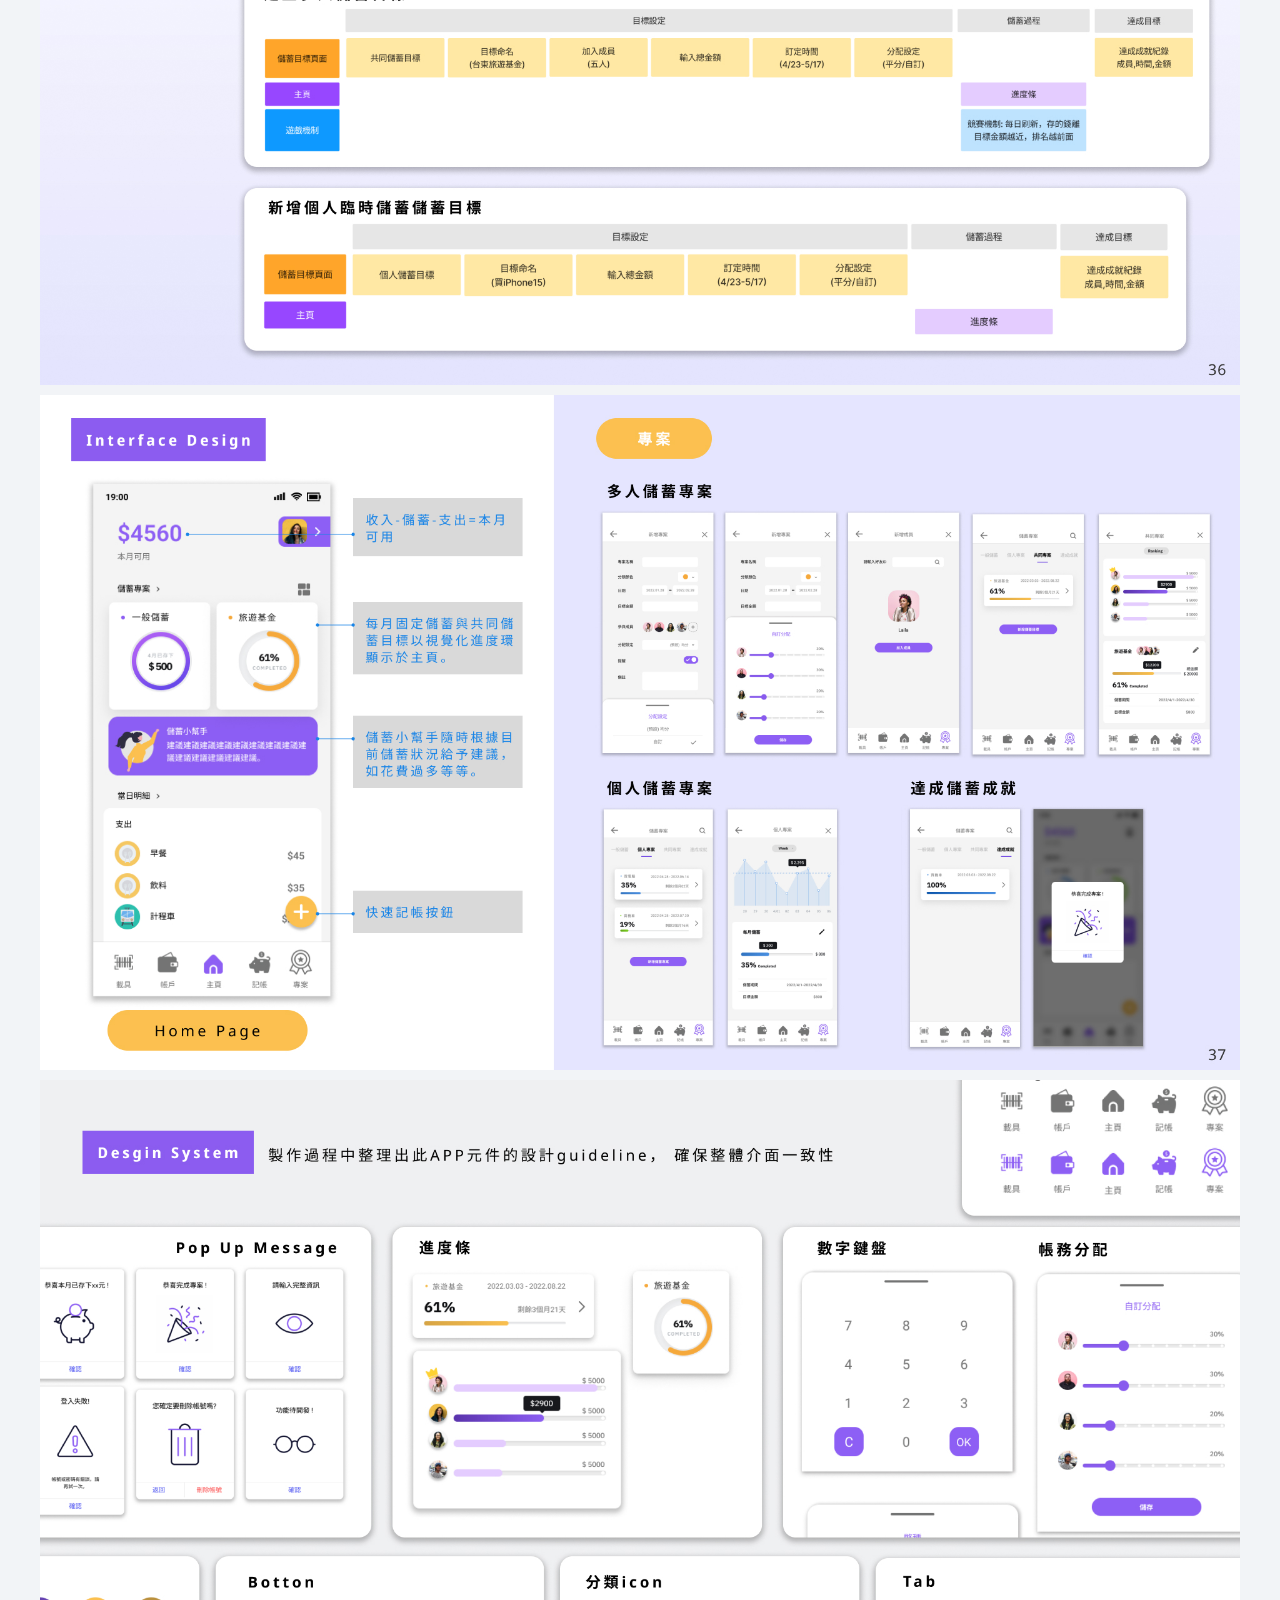
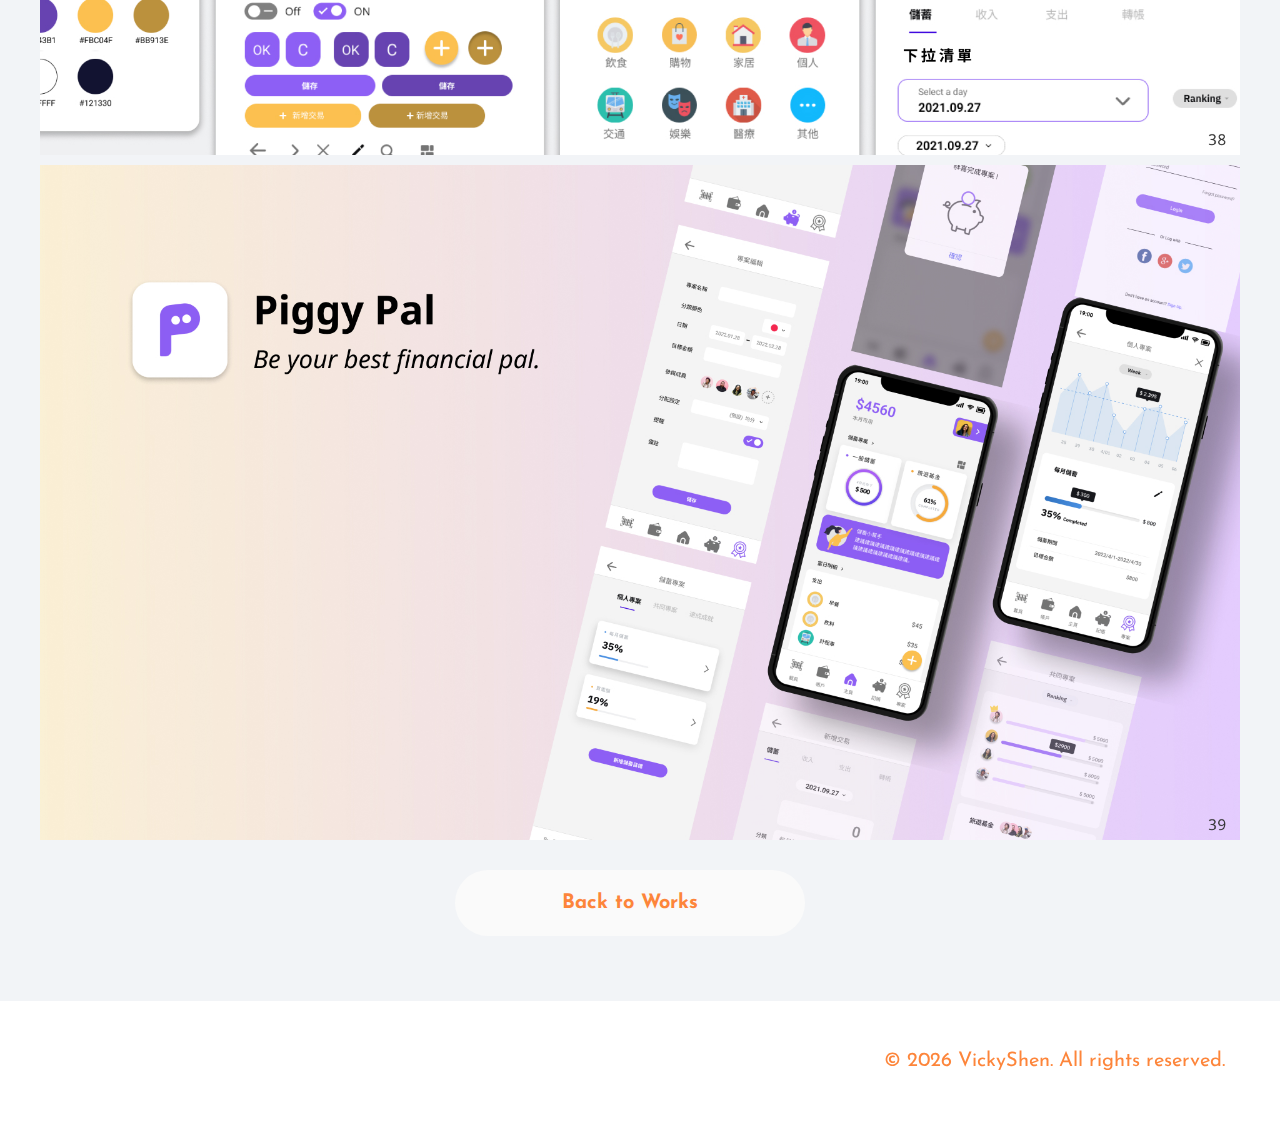
<file: works-piggypal.html>
<!doctype html>
<html class="no-js" lang="zxx">
<head>
    <meta charset="utf-8">
    <meta http-equiv="x-ua-compatible" content="ie=edge">
    <title> VickyShen | Works</title>
    <meta name="description" content="">
    <meta name="viewport" content="width=device-width, initial-scale=1">
    <link rel="manifest" href="site.webmanifest">
    <link rel="shortcut icon" type="image/x-icon" href="assets/img/favicon.ico">

	<!-- CSS here -->
	<link rel="stylesheet" href="assets/css/bootstrap.min.css">
	<link rel="stylesheet" href="assets/css/owl.carousel.min.css">
	<link rel="stylesheet" href="assets/css/slicknav.css">
    <link rel="stylesheet" href="assets/css/flaticon.css">
    <link rel="stylesheet" href="assets/css/progressbar_barfiller.css">
    <link rel="stylesheet" href="assets/css/gijgo.css">
    <link rel="stylesheet" href="assets/css/animate.min.css">
    <link rel="stylesheet" href="assets/css/animated-headline.css">
	<link rel="stylesheet" href="assets/css/magnific-popup.css">
	<link rel="stylesheet" href="assets/css/fontawesome-all.min.css">
	<link rel="stylesheet" href="assets/css/themify-icons.css">
	<link rel="stylesheet" href="assets/css/slick.css">
	<link rel="stylesheet" href="assets/css/nice-select.css">
    <link rel="stylesheet" href="assets/css/style.css">
    
</head>
<body>
    <!-- ? Preloader Start -->
    <div id="preloader-active">
        <div class="preloader d-flex align-items-center justify-content-center">
            <div class="preloader-inner position-relative">
                <div class="preloader-circle"></div>
                <div class="preloader-img pere-text">
                    <img src="assets/img/logo/loder.png" alt="">
                </div>
            </div>
        </div>
    </div>
    <!-- Preloader Start -->
    <header>
        <div class="header-area header-transparent">
            <div class="main-header header-sticky">
                <div class="container-fluid">
                    <div class="menu-wrapper d-flex align-items-center justify-content-between">
                        <!-- Logo -->
                        <div class="logo">
                            <a href="index.html"><img src="assets/img/logo/logo.svg" alt=""></a>
                        </div>
                        <!-- Main-menu -->
                        <div class="main-menu f-right d-none d-lg-block">
                            <nav>
                                <ul id="navigation">
                                    <li><a href="index.html">Home</a></li>
                                    <li><a href="about.html">About</a></li>
                                    <li class="active"><a href="works.html">Works</a></li>
                                </ul>
                            </nav>
                        </div>             
                        <!-- Header-btn -->
                        <div class="header-info-right d-none d-lg-block"></div>
                        <!-- Mobile Menu -->
                        <div class="col-12">
                            <div class="mobile_menu d-block d-lg-none"></div>
                        </div>
                    </div>
                </div>
            </div>
        </div>
        <!-- Header End -->
    </header>
    <main>
        <!--? Hero Area Start-->
        <div class="hero-area2 d-flex align-items-center">
            <div class="container">
                <div class="row ">
                    <div class="col-xl-12">
                        <!-- Hero Caption -->
                        <div class="hero-cap pt-100">
                            <h3>Piggy Pal理財APP</h3>
                        </div>
                    </div>
                </div>
            </div>
        </div>
        <!--Hero Area End-->
        <!--? About 1 Start-->
        <!-- <section class="about-area section-padding40 our-services">
            <div class="container">
                <div class="rwo">
                    <div class="col-xl-12">
                        <div class="section-tittle mb-75 text-center">
                            <h2>My Expertise</h2>
                        </div>
                    </div>
                </div>
                <div class="row d-flex justify-contnet-center">
                    <div class="col-lg-4 col-md-4 col-sm-6">
                        <div class="single-services single-services2 mb-30">
                            <div class="services-cap">
                                <h5>Experience<br> Design</h5>
                                <p>Switzerland where I am a full time Product Designer.</p>
                            </div>
                        </div>
                    </div>
                    <div class="col-lg-4 col-md-4 col-sm-6">
                        <div class="single-services single-services2 mb-30">
                            <div class="services-cap">
                                <h5>Interaction<br> Design</h5>
                                <p>Switzerland where I am a full time Product Designer.</p>
                            </div>
                        </div>
                    </div>
                    <div class="col-lg-4 col-md-4 col-sm-6">
                        <div class="single-services single-services2 mb-30">
                            <div class="services-cap">
                                <h5>Front-end<br> Design</h5>
                                <p>Switzerland where I am a full time Product Designer.</p>
                            </div>
                        </div>
                    </div>
                </div>
            </div>
        </section> -->
        <!-- About  End-->
        <!--? Gallery Area Start -->
        <div class="gallery-area section-padding30">
            <div class="container">
                <!-- <div class="row">
                    <div class="col-lg-12">
                        <div class="section-tittle mb-60">
                            <h2>Selected Portfolios</h2>
                        </div>
                    </div>
                </div> -->
                <div class="row">
                    <div class=" d-sm-block mb-5 pb-4">
                        <div class="single-post">
                            <div class="feature-img" style="padding-bottom: 10px;">
                                <img class="img-fluid" src="assets/img/piggypal/PiggyPal-1.jpg" alt="PiggyPal">
                            </div>
                            <div class="feature-img" style="padding-bottom: 10px;">
                                <img class="img-fluid" src="assets/img/piggypal/PiggyPal-2.jpg" alt="PiggyPal">
                            </div>
                            <div class="feature-img" style="padding-bottom: 10px;">
                                <img class="img-fluid" src="assets/img/piggypal/PiggyPal-3.jpg" alt="PiggyPal">
                            </div>
                            <div class="feature-img" style="padding-bottom: 10px;">
                                <img class="img-fluid" src="assets/img/piggypal/PiggyPal-4.jpg" alt="PiggyPal">
                            </div>
                            <div class="feature-img" style="padding-bottom: 10px;">
                                <img class="img-fluid" src="assets/img/piggypal/PiggyPal-5.jpg" alt="PiggyPal">
                            </div>
                            <div class="feature-img" style="padding-bottom: 10px;">
                                <img class="img-fluid" src="assets/img/piggypal/PiggyPal-6.jpg" alt="PiggyPal">
                            </div>
                            <div class="feature-img" style="padding-bottom: 10px;">
                                <img class="img-fluid" src="assets/img/piggypal/PiggyPal-7.jpg" alt="PiggyPal">
                            </div>
                            <div class="feature-img" style="padding-bottom: 10px;">
                                <img class="img-fluid" src="assets/img/piggypal/PiggyPal-8.jpg" alt="PiggyPal">
                            </div>
                            <div class="feature-img" style="padding-bottom: 10px;">
                                <img class="img-fluid" src="assets/img/piggypal/PiggyPal-9.jpg" alt="PiggyPal">
                            </div>
                            <div class="feature-img" style="padding-bottom: 20px;">
                                <img class="img-fluid" src="assets/img/piggypal/PiggyPal-10.jpg" alt="PiggyPal">
                            </div>
                        </div>
                        <div class="col-lg-8">
                            <a href="works.html" class="white-btn">Back to Works</a>
                        </div>
                    </div>
                </div>
            </div>
        </div>
        <!-- Gallery Area End -->
    </main>
    <footer>
        <div class="footer-wrappr">
            <div class="footer-top">
                <!-- Want To work -->
                <!-- <section class="wantToWork-area ">
                    <div class="container">
                        <div class="wants-wrapper w-padding2">
                            <div class="row align-items-center justify-content-between">
                                <div class="col-xl-7 col-lg-9 col-md-8">
                                    <div class="wantToWork-caption wantToWork-caption2">
                                        <h2>Do you want to know more about me?</h2>
                                    </div>
                                </div>
                                <div class="col-xl-2 col-lg-3 col-md-4">
                                    <a href="#" class="btn white-btn f-right sm-left">Download CV</a>
                                </div>
                            </div>
                        </div>
                    </div>
                </section> -->
                <!-- Want To work End -->
                <!-- <div class="container">
                    <div class="row">
                        <div class="col-lg-12"> -->
                            <!-- contact-form -->
                            <!-- <div class="form-wrapper">
                                <div class="row ">
                                    <div class="col-xl-12">
                                        <div class="small-tittle mb-30">
                                            <h4>Contact Me</h4>
                                        </div>
                                    </div>
                                </div>
                                <form id="contact-form" action="#" method="POST">
                                    <div class="row">
                                        <div class="col-lg-4 col-md-6">
                                            <div class="form-box user-icon mb-25">
                                                <input type="text" name="name" placeholder="Your name">
                                            </div>
                                        </div>
                                        <div class="col-lg-4 col-md-6">
                                            <div class="form-box email-icon mb-25">
                                                <input type="text" name="email" placeholder="Email">
                                            </div>
                                        </div>
                                        <div class="col-lg-4 col-md-6">
                                            <div class="form-box email-icon mb-25">
                                                <input type="text" name="email" placeholder="Subject">
                                            </div>
                                        </div>
                                        <div class="col-lg-12">
                                            <div class="form-box message-icon mb-25">
                                                <textarea name="message" id="message" placeholder="Message"></textarea>
                                            </div>
                                            <div class="submit-info">
                                                <button class="submit-btn2" type="submit">Send Message</button>
                                            </div>
                                        </div>
                                    </div>
                                </form> 
                            </div> -->
                        </div>
                    </div>
                </div>
            </div>
            <!-- footer-bottom area -->
            <div class="footer-bottom-area">
                <div class="container">
                    <div class="footer-border">
                        <div class="row align-items-center">
                            <div class="col-xl-4 col-lg-4">
                                <!-- <div class="footer-social">
                                    <a href="#"><i class="fab fa-twitter"></i></a>
                                    <a href="https://bit.ly/sai4ull"><i class="fab fa-facebook-f"></i></a>
                                    <a href="#"><i class="fab fa-pinterest-p"></i></a>
                                    <a href="#"><i class="fas fa-globe"></i></a>
                                    <a href="#"><i class="fab fa-instagram"></i></a>
                                </div> -->
                            </div>
                            <div class="col-xl-8 col-lg-8">
                                <div class="footer-copy-right f-right">
                                    <p><!-- Link back to Colorlib can't be removed. Template is licensed under CC BY 3.0. -->
                                        &copy; <script>document.write(new Date().getFullYear());</script> VickyShen. All rights reserved.
                                        <!-- Link back to Colorlib can't be removed. Template is licensed under CC BY 3.0. -->
                                    </p>
                                </div>
                            </div>
                        </div>
                    </div>
                </div>
            </div>
        </div>
    </footer>
    <!-- Scroll Up -->
    <div id="back-top" >
        <a title="Go to Top" href="#"> <i class="fas fa-level-up-alt"></i></a>
    </div>
    <!-- JS here -->

    <script src="./assets/js/vendor/modernizr-3.5.0.min.js"></script>
    <!-- Jquery, Popper, Bootstrap -->
    <script src="./assets/js/vendor/jquery-1.12.4.min.js"></script>
    <script src="./assets/js/popper.min.js"></script>
    <script src="./assets/js/bootstrap.min.js"></script>
    <!-- Jquery Mobile Menu -->
    <script src="./assets/js/jquery.slicknav.min.js"></script>

    <!-- Jquery Slick , Owl-Carousel Plugins -->
    <script src="./assets/js/owl.carousel.min.js"></script>
    <script src="./assets/js/slick.min.js"></script>
    <!-- One Page, Animated-HeadLin -->
    <script src="./assets/js/wow.min.js"></script>
    <script src="./assets/js/animated.headline.js"></script>
    <script src="./assets/js/jquery.magnific-popup.js"></script>

    <!-- Date Picker -->
    <script src="./assets/js/gijgo.min.js"></script>
    <!-- Nice-select, sticky -->
    <script src="./assets/js/jquery.nice-select.min.js"></script>
    <script src="./assets/js/jquery.sticky.js"></script>
    <!-- Progress -->
    <script src="./assets/js/jquery.barfiller.js"></script>
    
    <!-- counter , waypoint,Hover Direction -->
    <script src="./assets/js/jquery.counterup.min.js"></script>
    <script src="./assets/js/waypoints.min.js"></script>
    <script src="./assets/js/jquery.countdown.min.js"></script>
    <script src="./assets/js/hover-direction-snake.min.js"></script>

    <!-- contact js -->
    <script src="./assets/js/contact.js"></script>
    <script src="./assets/js/jquery.form.js"></script>
    <script src="./assets/js/jquery.validate.min.js"></script>
    <script src="./assets/js/mail-script.js"></script>
    <script src="./assets/js/jquery.ajaxchimp.min.js"></script>
    
    <!-- Jquery Plugins, main Jquery -->	
    <script src="./assets/js/plugins.js"></script>
    <script src="./assets/js/main.js"></script>


    
    </body>
</html>
</file>
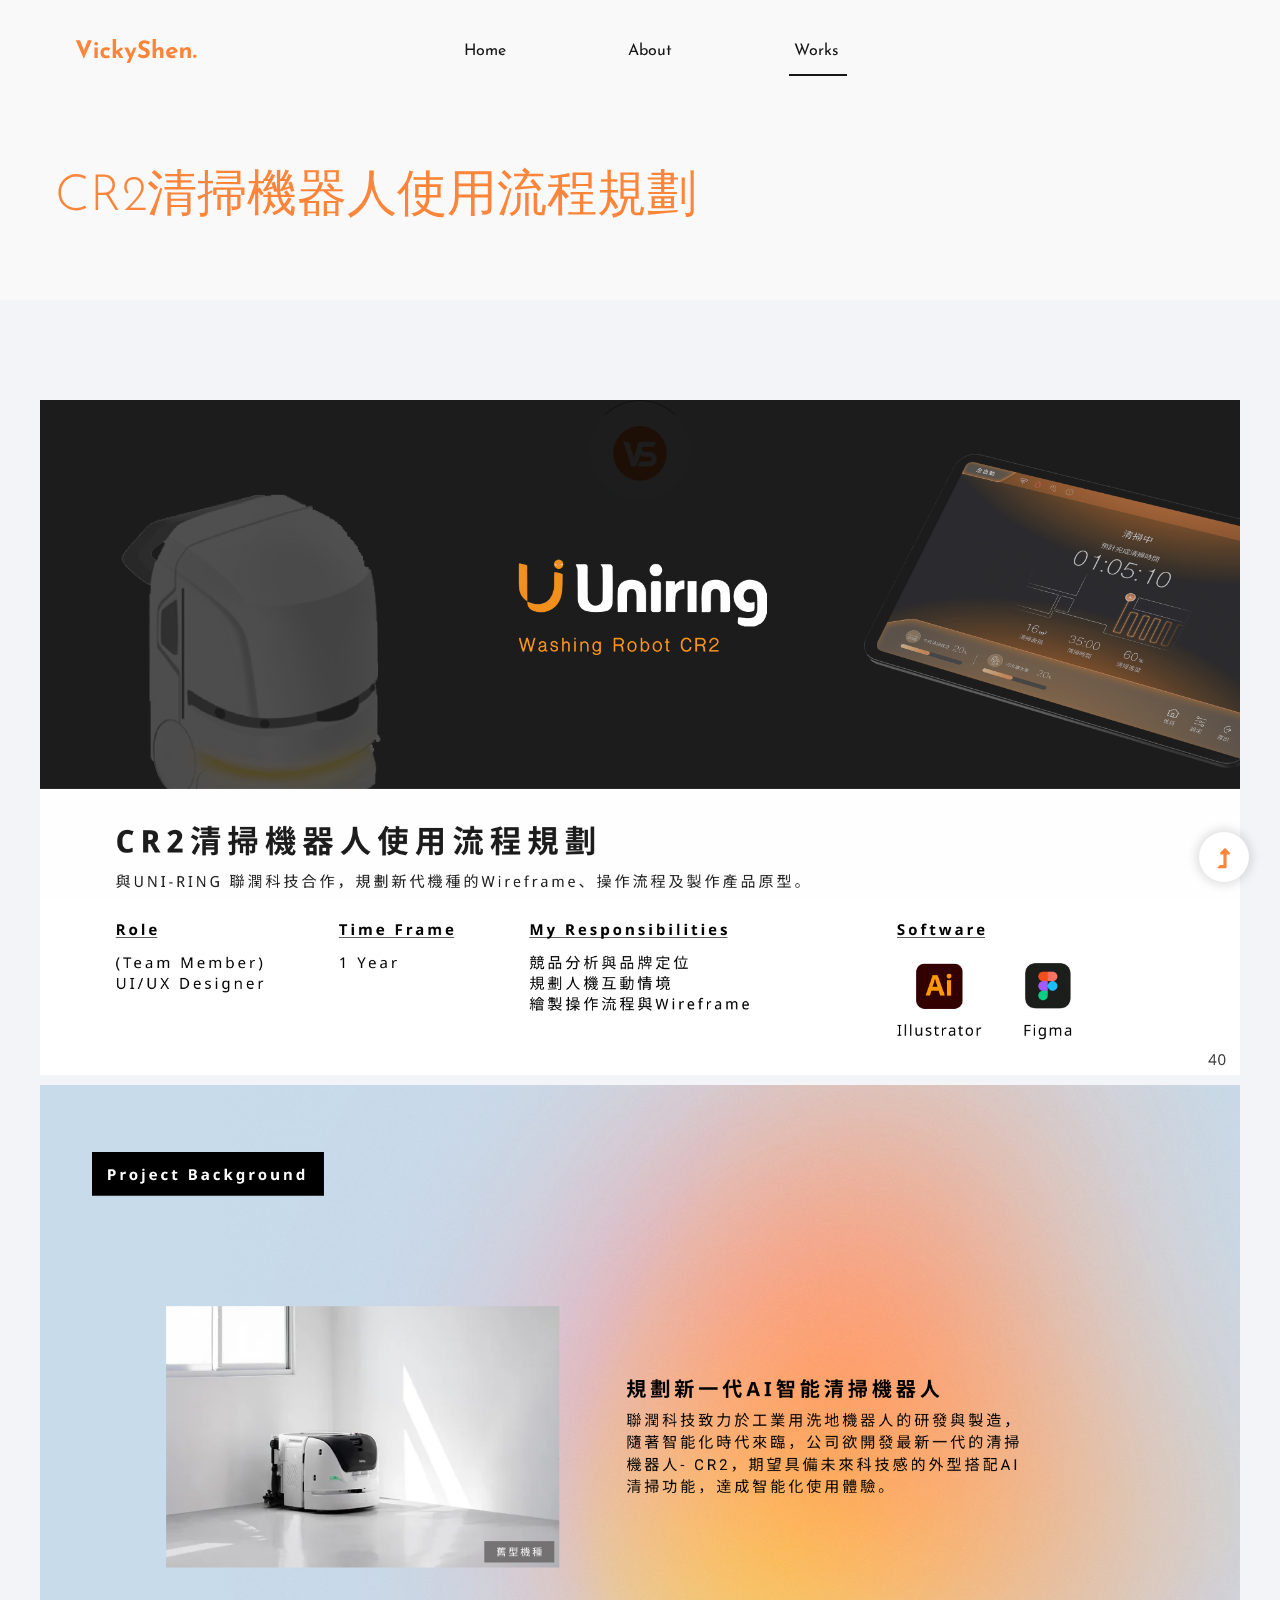
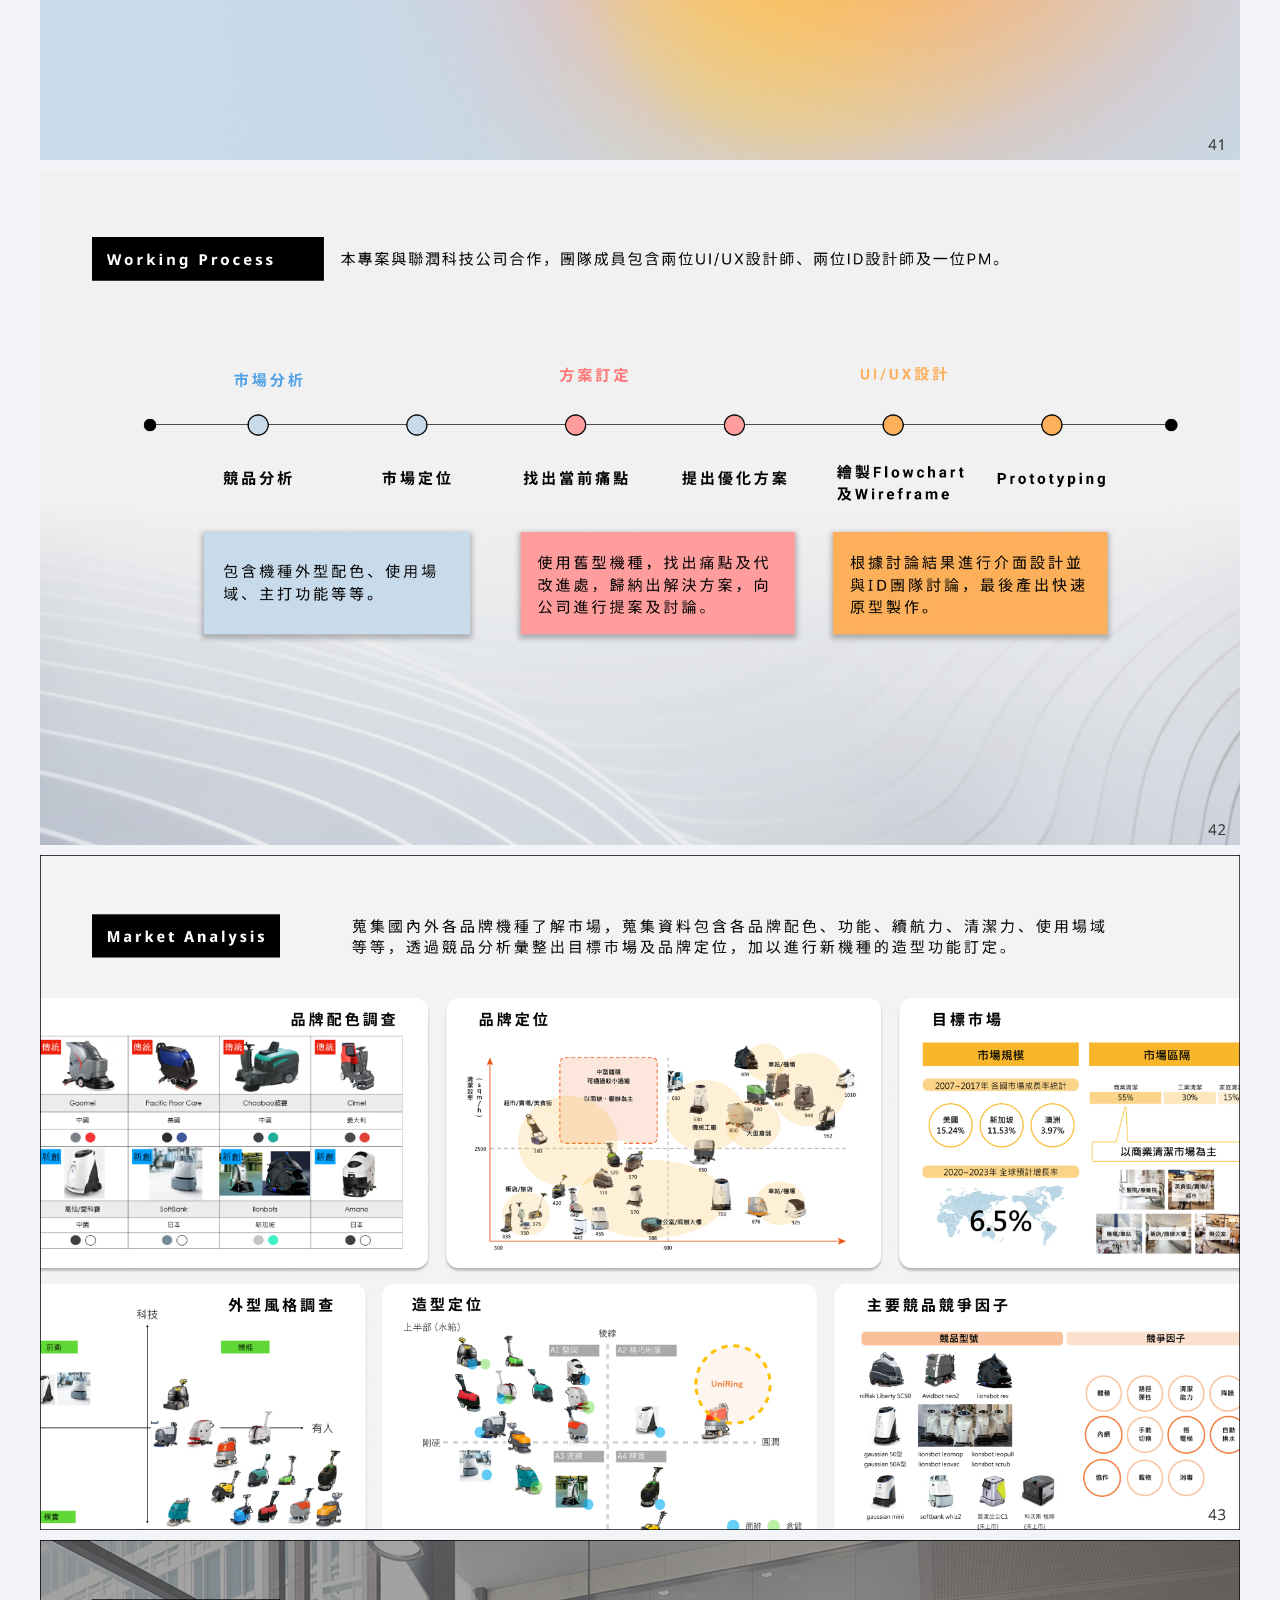
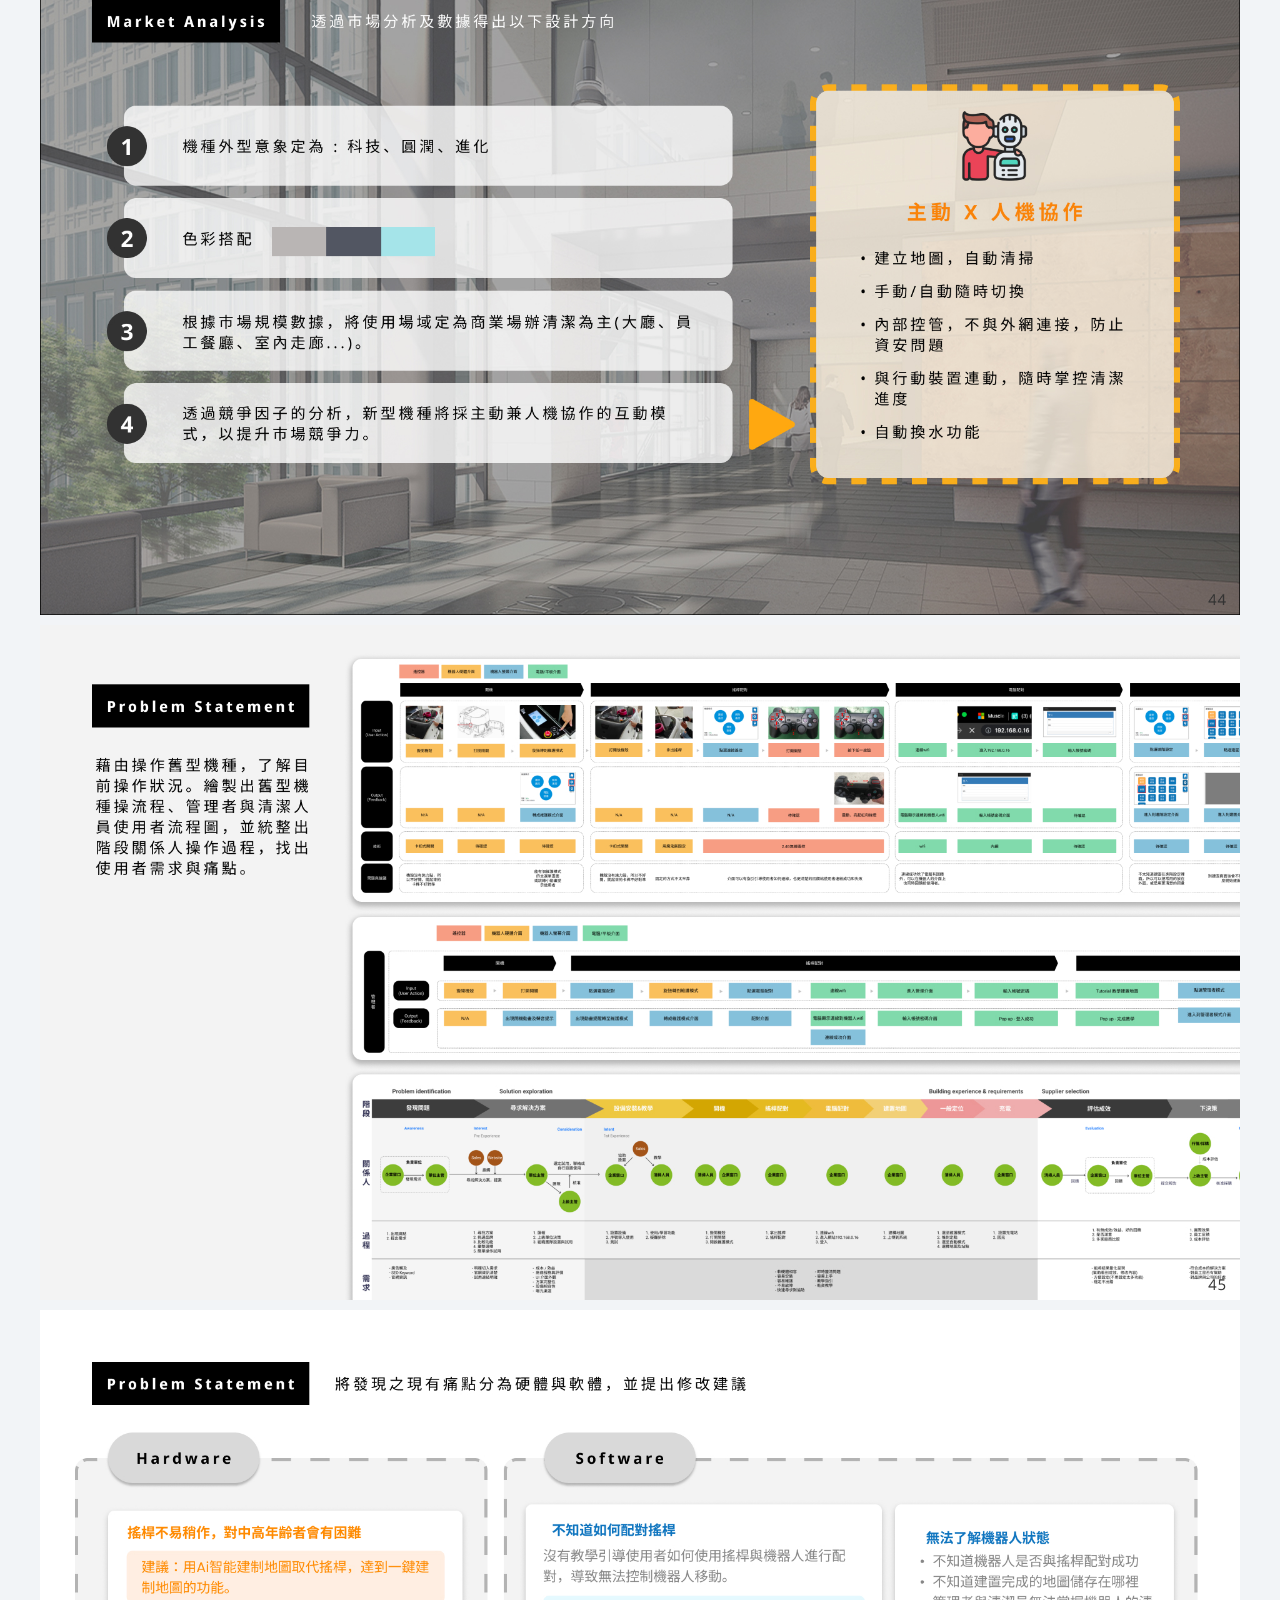
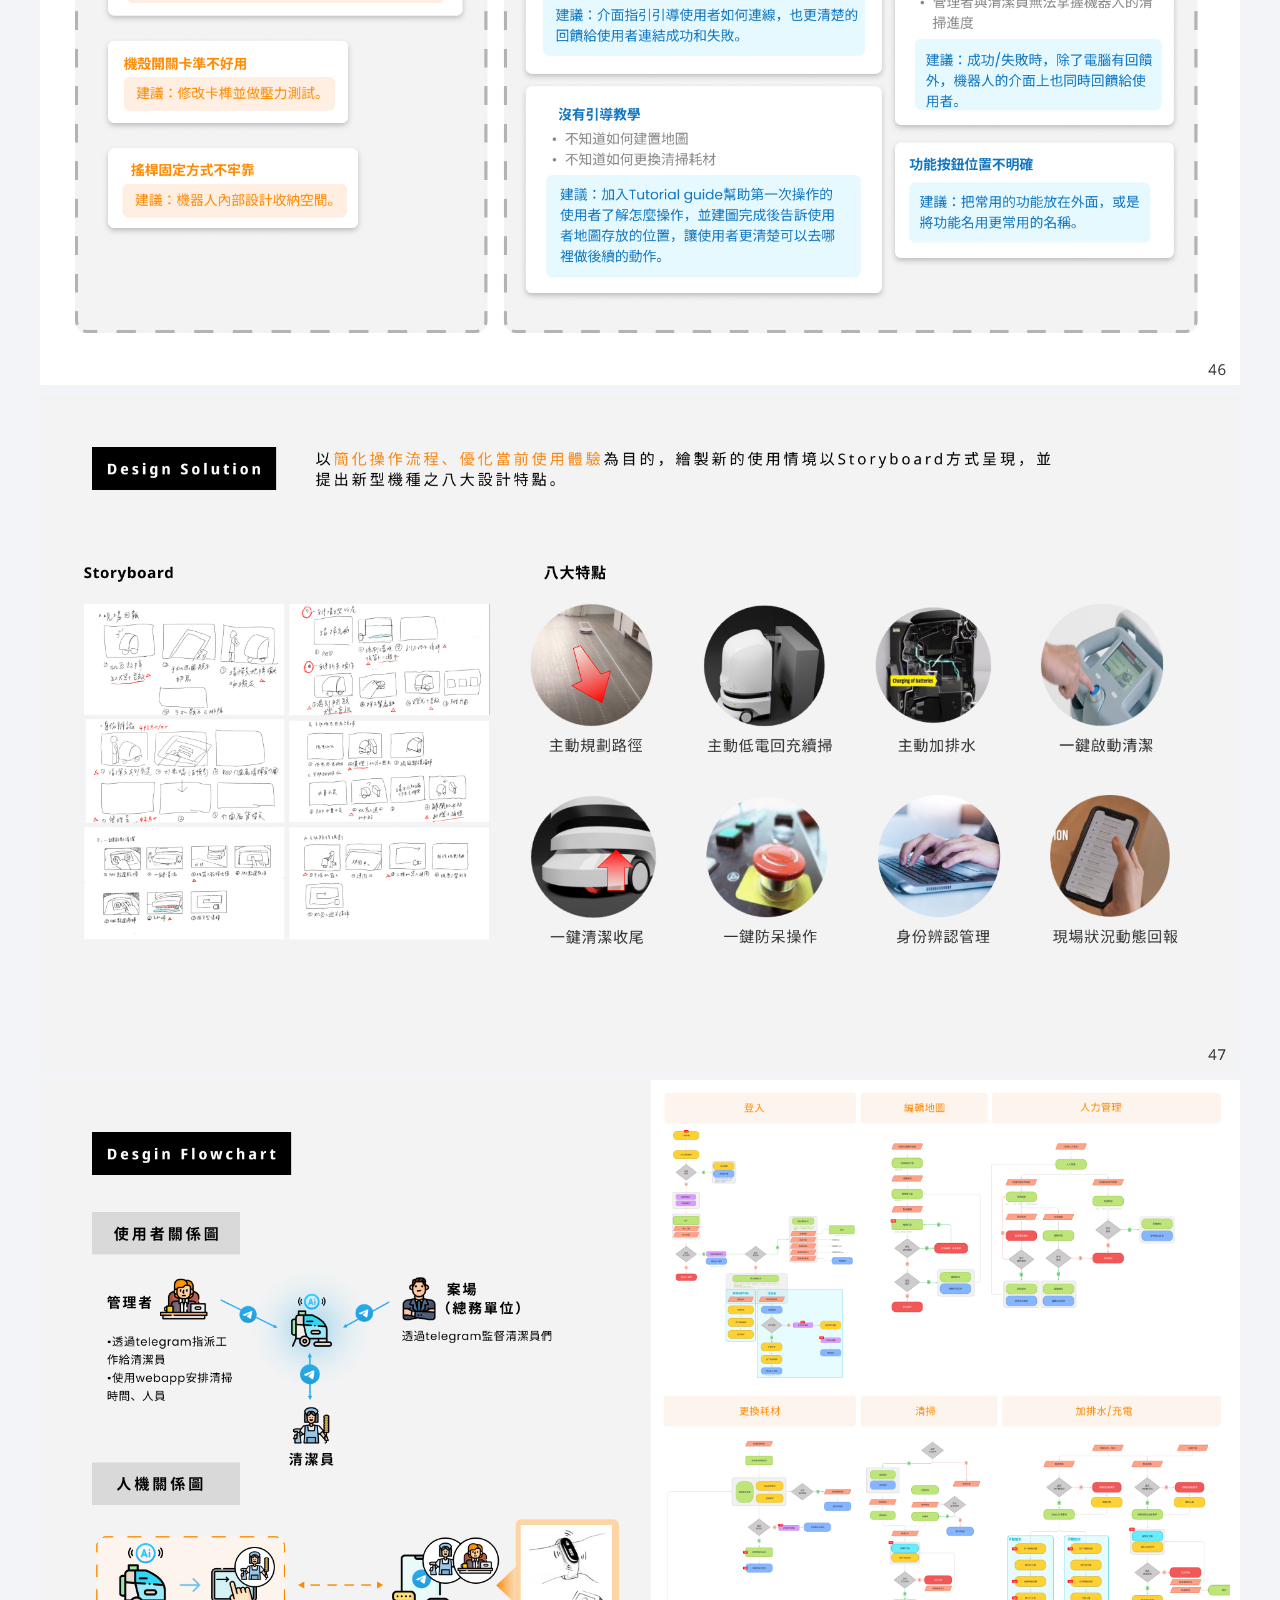
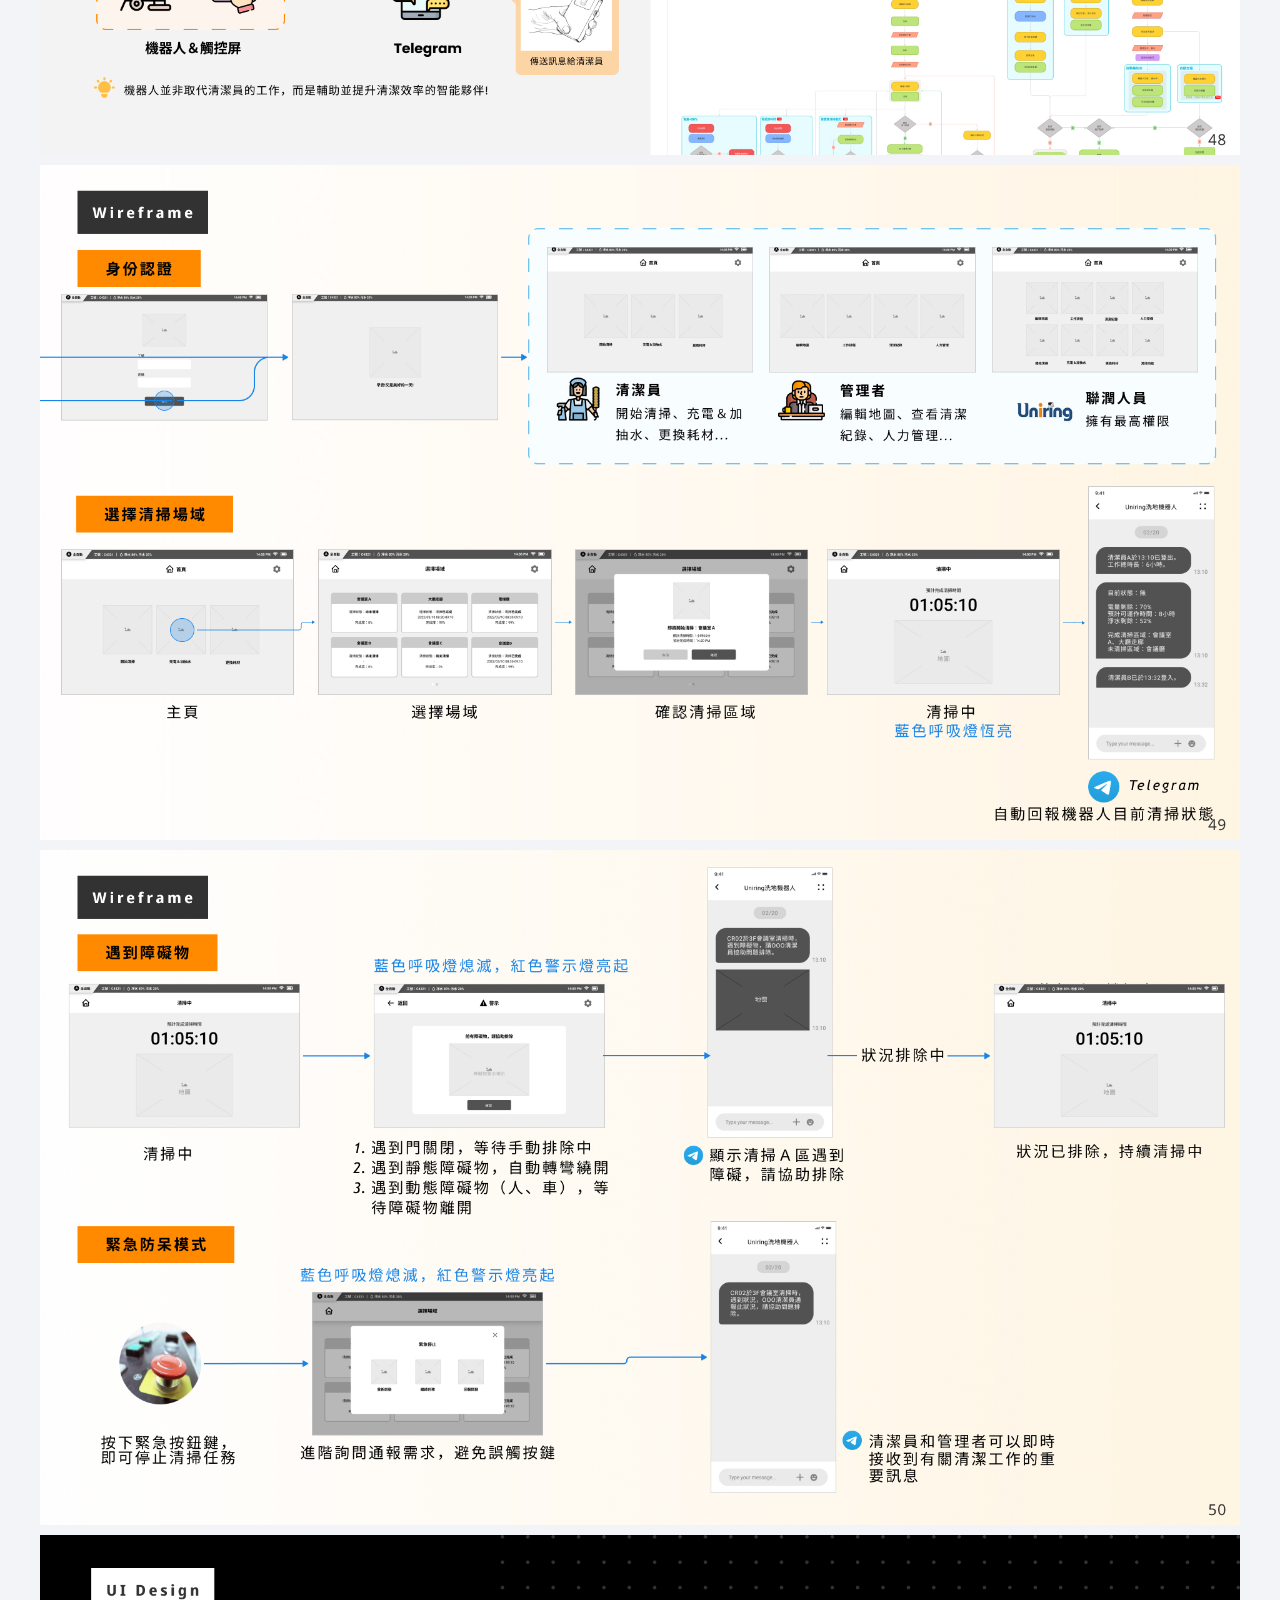
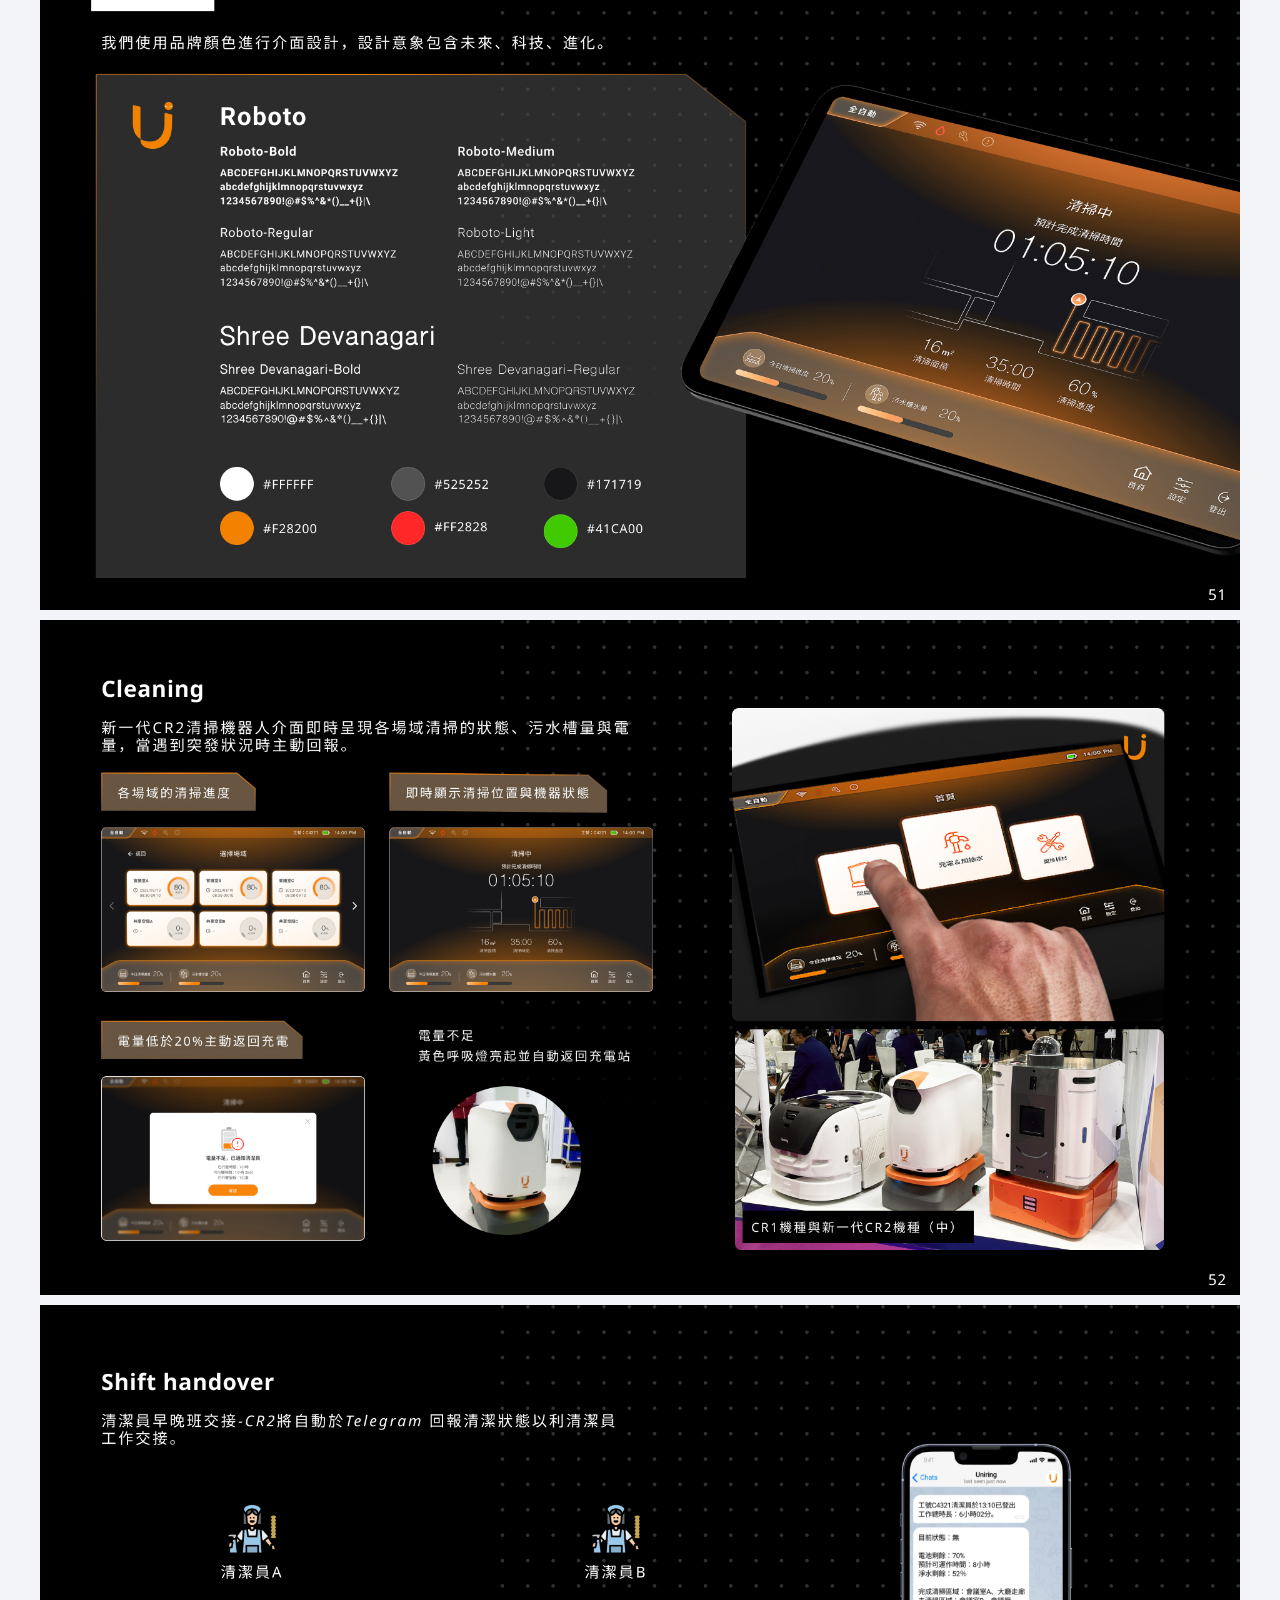
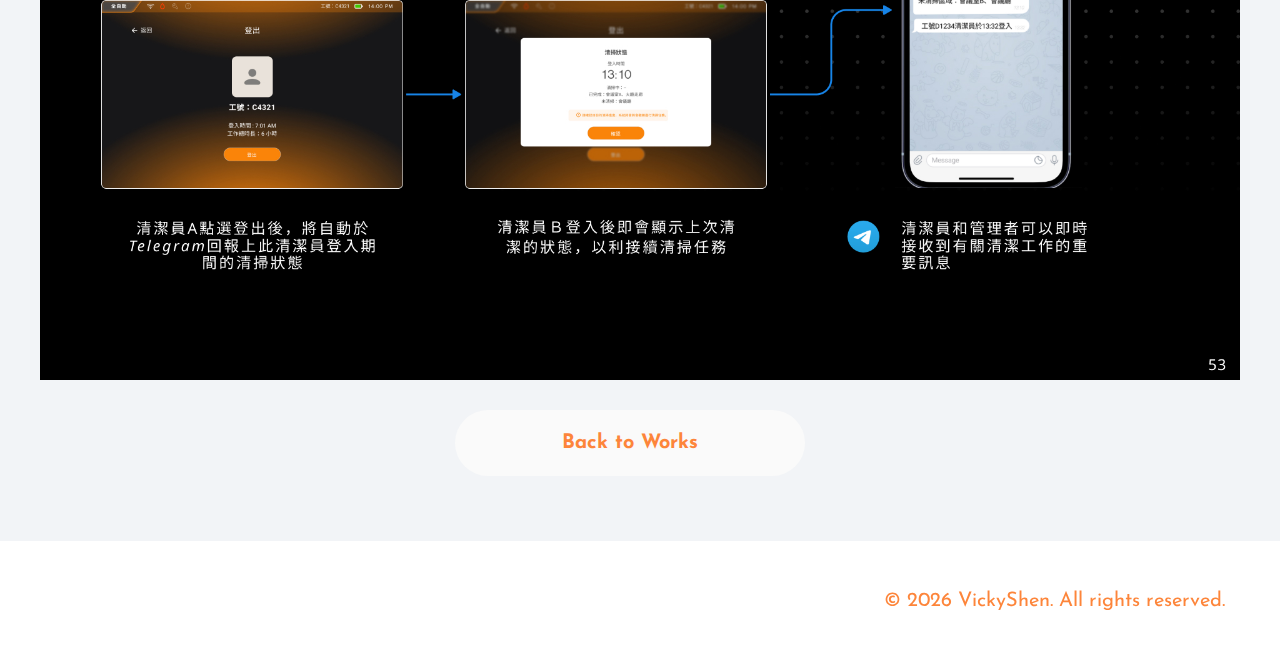
<file: works-uniring.html>
<!doctype html>
<html class="no-js" lang="zxx">
<head>
    <meta charset="utf-8">
    <meta http-equiv="x-ua-compatible" content="ie=edge">
    <title> VickyShen | Works</title>
    <meta name="description" content="">
    <meta name="viewport" content="width=device-width, initial-scale=1">
    <link rel="manifest" href="site.webmanifest">
    <link rel="shortcut icon" type="image/x-icon" href="assets/img/favicon.ico">

	<!-- CSS here -->
	<link rel="stylesheet" href="assets/css/bootstrap.min.css">
	<link rel="stylesheet" href="assets/css/owl.carousel.min.css">
	<link rel="stylesheet" href="assets/css/slicknav.css">
    <link rel="stylesheet" href="assets/css/flaticon.css">
    <link rel="stylesheet" href="assets/css/progressbar_barfiller.css">
    <link rel="stylesheet" href="assets/css/gijgo.css">
    <link rel="stylesheet" href="assets/css/animate.min.css">
    <link rel="stylesheet" href="assets/css/animated-headline.css">
	<link rel="stylesheet" href="assets/css/magnific-popup.css">
	<link rel="stylesheet" href="assets/css/fontawesome-all.min.css">
	<link rel="stylesheet" href="assets/css/themify-icons.css">
	<link rel="stylesheet" href="assets/css/slick.css">
	<link rel="stylesheet" href="assets/css/nice-select.css">
    <link rel="stylesheet" href="assets/css/style.css">
    
</head>
<body>
    <!-- ? Preloader Start -->
    <div id="preloader-active">
        <div class="preloader d-flex align-items-center justify-content-center">
            <div class="preloader-inner position-relative">
                <div class="preloader-circle"></div>
                <div class="preloader-img pere-text">
                    <img src="assets/img/logo/loder.png" alt="">
                </div>
            </div>
        </div>
    </div>
    <!-- Preloader Start -->
    <header>
        <div class="header-area header-transparent">
            <div class="main-header header-sticky">
                <div class="container-fluid">
                    <div class="menu-wrapper d-flex align-items-center justify-content-between">
                        <!-- Logo -->
                        <div class="logo">
                            <a href="index.html"><img src="assets/img/logo/logo.svg" alt=""></a>
                        </div>
                        <!-- Main-menu -->
                        <div class="main-menu f-right d-none d-lg-block">
                            <nav>
                                <ul id="navigation">
                                    <li><a href="index.html">Home</a></li>
                                    <li><a href="about.html">About</a></li>
                                    <li class="active"><a href="works.html">Works</a></li>
                                </ul>
                            </nav>
                        </div>             
                        <!-- Header-btn -->
                        <div class="header-info-right d-none d-lg-block"></div>
                        <!-- Mobile Menu -->
                        <div class="col-12">
                            <div class="mobile_menu d-block d-lg-none"></div>
                        </div>
                    </div>
                </div>
            </div>
        </div>
        <!-- Header End -->
    </header>
    <main>
        <!--? Hero Area Start-->
        <div class="hero-area2 d-flex align-items-center">
            <div class="container">
                <div class="row ">
                    <div class="col-xl-12">
                        <!-- Hero Caption -->
                        <div class="hero-cap pt-100">
                            <h3>CR2清掃機器人使用流程規劃</h3>
                        </div>
                    </div>
                </div>
            </div>
        </div>
        <!--Hero Area End-->
        <!--? About 1 Start-->
        <!-- <section class="about-area section-padding40 our-services">
            <div class="container">
                <div class="rwo">
                    <div class="col-xl-12">
                        <div class="section-tittle mb-75 text-center">
                            <h2>My Expertise</h2>
                        </div>
                    </div>
                </div>
                <div class="row d-flex justify-contnet-center">
                    <div class="col-lg-4 col-md-4 col-sm-6">
                        <div class="single-services single-services2 mb-30">
                            <div class="services-cap">
                                <h5>Experience<br> Design</h5>
                                <p>Switzerland where I am a full time Product Designer.</p>
                            </div>
                        </div>
                    </div>
                    <div class="col-lg-4 col-md-4 col-sm-6">
                        <div class="single-services single-services2 mb-30">
                            <div class="services-cap">
                                <h5>Interaction<br> Design</h5>
                                <p>Switzerland where I am a full time Product Designer.</p>
                            </div>
                        </div>
                    </div>
                    <div class="col-lg-4 col-md-4 col-sm-6">
                        <div class="single-services single-services2 mb-30">
                            <div class="services-cap">
                                <h5>Front-end<br> Design</h5>
                                <p>Switzerland where I am a full time Product Designer.</p>
                            </div>
                        </div>
                    </div>
                </div>
            </div>
        </section> -->
        <!-- About  End-->
        <!--? Gallery Area Start -->
        <div class="gallery-area section-padding30">
            <div class="container">
                <!-- <div class="row">
                    <div class="col-lg-12">
                        <div class="section-tittle mb-60">
                            <h2>Selected Portfolios</h2>
                        </div>
                    </div>
                </div> -->
                <div class="row">
                    <div class=" d-sm-block mb-5 pb-4">
                        <div class="single-post">
                            <div class="feature-img" style="padding-bottom: 10px;">
                                <img class="img-fluid" src="assets/img/uniring/Uniring-1.jpg" alt="Uniring">
                            </div>
                            <div class="feature-img" style="padding-bottom: 10px;">
                                <img class="img-fluid" src="assets/img/uniring/Uniring-2.jpg" alt="Uniring">
                            </div>
                            <div class="feature-img" style="padding-bottom: 10px;">
                                <img class="img-fluid" src="assets/img/uniring/Uniring-3.jpg" alt="Uniring">
                            </div>
                            <div class="feature-img" style="padding-bottom: 10px;">
                                <img class="img-fluid" src="assets/img/uniring/Uniring-4.jpg" alt="Uniring">
                            </div>
                            <div class="feature-img" style="padding-bottom: 10px;">
                                <img class="img-fluid" src="assets/img/uniring/Uniring-5.jpg" alt="Uniring">
                            </div>
                            <div class="feature-img" style="padding-bottom: 10px;">
                                <img class="img-fluid" src="assets/img/uniring/Uniring-6.jpg" alt="Uniring">
                            </div>
                            <div class="feature-img" style="padding-bottom: 10px;">
                                <img class="img-fluid" src="assets/img/uniring/Uniring-7.jpg" alt="Uniring">
                            </div>
                            <div class="feature-img" style="padding-bottom: 10px;">
                                <img class="img-fluid" src="assets/img/uniring/Uniring-8.jpg" alt="Uniring">
                            </div>
                            <div class="feature-img" style="padding-bottom: 10px;">
                                <img class="img-fluid" src="assets/img/uniring/Uniring-9.jpg" alt="Uniring">
                            </div>
                            <div class="feature-img" style="padding-bottom: 10px;">
                                <img class="img-fluid" src="assets/img/uniring/Uniring-10.jpg" alt="Uniring">
                            </div>
                            <div class="feature-img" style="padding-bottom: 10px;">
                                <img class="img-fluid" src="assets/img/uniring/Uniring-11.jpg" alt="Uniring">
                            </div>
                            <div class="feature-img" style="padding-bottom: 10px;">
                                <img class="img-fluid" src="assets/img/uniring/Uniring-12.jpg" alt="Uniring">
                            </div>
                            <div class="feature-img" style="padding-bottom: 10px;">
                                <img class="img-fluid" src="assets/img/uniring/Uniring-13.jpg" alt="Uniring">
                            </div>
                            <div class="feature-img" style="padding-bottom: 20px;">
                                <img class="img-fluid" src="assets/img/uniring/Uniring-14.jpg" alt="Uniring">
                            </div>
                        </div>
                        <div class="col-lg-8">
                            <a href="works.html" class="white-btn">Back to Works</a>
                        </div>
                    </div>
                </div>
            </div>
        </div>
        <!-- Gallery Area End -->
    </main>
    <footer>
        <div class="footer-wrappr">
            <div class="footer-top">
                <!-- Want To work -->
                <!-- <section class="wantToWork-area ">
                    <div class="container">
                        <div class="wants-wrapper w-padding2">
                            <div class="row align-items-center justify-content-between">
                                <div class="col-xl-7 col-lg-9 col-md-8">
                                    <div class="wantToWork-caption wantToWork-caption2">
                                        <h2>Do you want to know more about me?</h2>
                                    </div>
                                </div>
                                <div class="col-xl-2 col-lg-3 col-md-4">
                                    <a href="#" class="btn white-btn f-right sm-left">Download CV</a>
                                </div>
                            </div>
                        </div>
                    </div>
                </section> -->
                <!-- Want To work End -->
                <!-- <div class="container">
                    <div class="row">
                        <div class="col-lg-12"> -->
                            <!-- contact-form -->
                            <!-- <div class="form-wrapper">
                                <div class="row ">
                                    <div class="col-xl-12">
                                        <div class="small-tittle mb-30">
                                            <h4>Contact Me</h4>
                                        </div>
                                    </div>
                                </div>
                                <form id="contact-form" action="#" method="POST">
                                    <div class="row">
                                        <div class="col-lg-4 col-md-6">
                                            <div class="form-box user-icon mb-25">
                                                <input type="text" name="name" placeholder="Your name">
                                            </div>
                                        </div>
                                        <div class="col-lg-4 col-md-6">
                                            <div class="form-box email-icon mb-25">
                                                <input type="text" name="email" placeholder="Email">
                                            </div>
                                        </div>
                                        <div class="col-lg-4 col-md-6">
                                            <div class="form-box email-icon mb-25">
                                                <input type="text" name="email" placeholder="Subject">
                                            </div>
                                        </div>
                                        <div class="col-lg-12">
                                            <div class="form-box message-icon mb-25">
                                                <textarea name="message" id="message" placeholder="Message"></textarea>
                                            </div>
                                            <div class="submit-info">
                                                <button class="submit-btn2" type="submit">Send Message</button>
                                            </div>
                                        </div>
                                    </div>
                                </form> 
                            </div> -->
                        </div>
                    </div>
                </div>
            </div>
            <!-- footer-bottom area -->
            <div class="footer-bottom-area">
                <div class="container">
                    <div class="footer-border">
                        <div class="row align-items-center">
                            <div class="col-xl-4 col-lg-4">
                                <!-- <div class="footer-social">
                                    <a href="#"><i class="fab fa-twitter"></i></a>
                                    <a href="https://bit.ly/sai4ull"><i class="fab fa-facebook-f"></i></a>
                                    <a href="#"><i class="fab fa-pinterest-p"></i></a>
                                    <a href="#"><i class="fas fa-globe"></i></a>
                                    <a href="#"><i class="fab fa-instagram"></i></a>
                                </div> -->
                            </div>
                            <div class="col-xl-8 col-lg-8">
                                <div class="footer-copy-right f-right">
                                    <p><!-- Link back to Colorlib can't be removed. Template is licensed under CC BY 3.0. -->
                                        &copy; <script>document.write(new Date().getFullYear());</script> VickyShen. All rights reserved.
                                        <!-- Link back to Colorlib can't be removed. Template is licensed under CC BY 3.0. -->
                                    </p>
                                </div>
                            </div>
                        </div>
                    </div>
                </div>
            </div>
        </div>
    </footer>
    <!-- Scroll Up -->
    <div id="back-top" >
        <a title="Go to Top" href="#"> <i class="fas fa-level-up-alt"></i></a>
    </div>
    <!-- JS here -->

    <script src="./assets/js/vendor/modernizr-3.5.0.min.js"></script>
    <!-- Jquery, Popper, Bootstrap -->
    <script src="./assets/js/vendor/jquery-1.12.4.min.js"></script>
    <script src="./assets/js/popper.min.js"></script>
    <script src="./assets/js/bootstrap.min.js"></script>
    <!-- Jquery Mobile Menu -->
    <script src="./assets/js/jquery.slicknav.min.js"></script>

    <!-- Jquery Slick , Owl-Carousel Plugins -->
    <script src="./assets/js/owl.carousel.min.js"></script>
    <script src="./assets/js/slick.min.js"></script>
    <!-- One Page, Animated-HeadLin -->
    <script src="./assets/js/wow.min.js"></script>
    <script src="./assets/js/animated.headline.js"></script>
    <script src="./assets/js/jquery.magnific-popup.js"></script>

    <!-- Date Picker -->
    <script src="./assets/js/gijgo.min.js"></script>
    <!-- Nice-select, sticky -->
    <script src="./assets/js/jquery.nice-select.min.js"></script>
    <script src="./assets/js/jquery.sticky.js"></script>
    <!-- Progress -->
    <script src="./assets/js/jquery.barfiller.js"></script>
    
    <!-- counter , waypoint,Hover Direction -->
    <script src="./assets/js/jquery.counterup.min.js"></script>
    <script src="./assets/js/waypoints.min.js"></script>
    <script src="./assets/js/jquery.countdown.min.js"></script>
    <script src="./assets/js/hover-direction-snake.min.js"></script>

    <!-- contact js -->
    <script src="./assets/js/contact.js"></script>
    <script src="./assets/js/jquery.form.js"></script>
    <script src="./assets/js/jquery.validate.min.js"></script>
    <script src="./assets/js/mail-script.js"></script>
    <script src="./assets/js/jquery.ajaxchimp.min.js"></script>
    
    <!-- Jquery Plugins, main Jquery -->	
    <script src="./assets/js/plugins.js"></script>
    <script src="./assets/js/main.js"></script>


    
    </body>
</html>
</file>
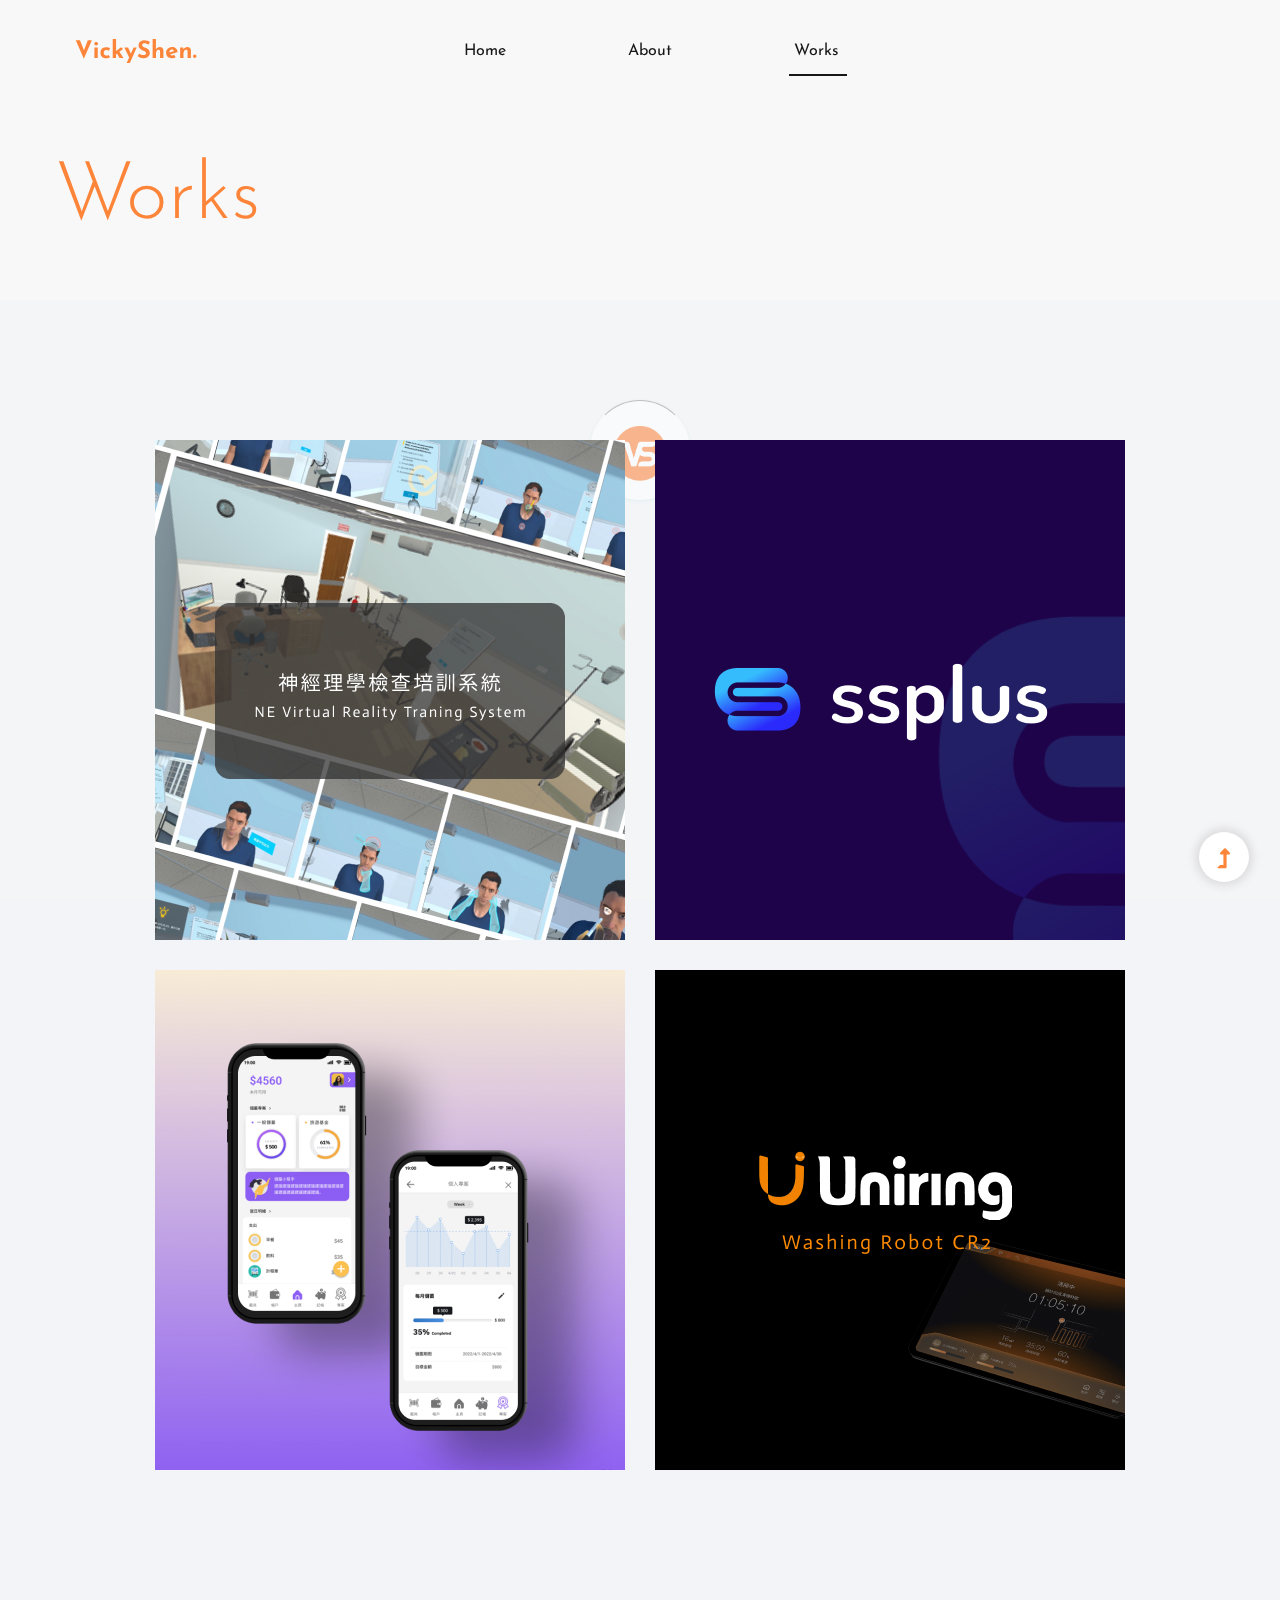
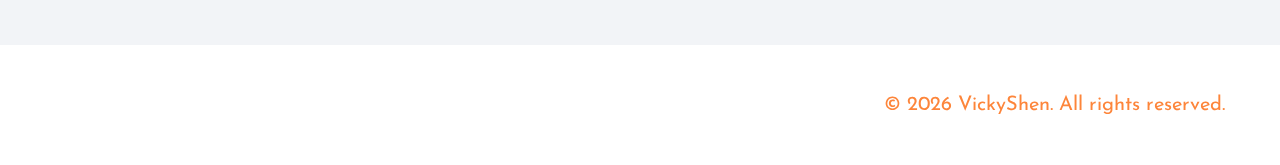
<file: works.html>
<!doctype html>
<html class="no-js" lang="zxx">
<head>
    <meta charset="utf-8">
    <meta http-equiv="x-ua-compatible" content="ie=edge">
    <title> VickyShen | Works</title>
    <meta name="description" content="">
    <meta name="viewport" content="width=device-width, initial-scale=1">
    <link rel="manifest" href="site.webmanifest">
    <link rel="shortcut icon" type="image/x-icon" href="assets/img/favicon.ico">

	<!-- CSS here -->
	<link rel="stylesheet" href="assets/css/bootstrap.min.css">
	<link rel="stylesheet" href="assets/css/owl.carousel.min.css">
	<link rel="stylesheet" href="assets/css/slicknav.css">
    <link rel="stylesheet" href="assets/css/flaticon.css">
    <link rel="stylesheet" href="assets/css/progressbar_barfiller.css">
    <link rel="stylesheet" href="assets/css/gijgo.css">
    <link rel="stylesheet" href="assets/css/animate.min.css">
    <link rel="stylesheet" href="assets/css/animated-headline.css">
	<link rel="stylesheet" href="assets/css/magnific-popup.css">
	<link rel="stylesheet" href="assets/css/fontawesome-all.min.css">
	<link rel="stylesheet" href="assets/css/themify-icons.css">
	<link rel="stylesheet" href="assets/css/slick.css">
	<link rel="stylesheet" href="assets/css/nice-select.css">
    <link rel="stylesheet" href="assets/css/style.css">
    
</head>
<body>
    <!-- ? Preloader Start -->
    <div id="preloader-active">
        <div class="preloader d-flex align-items-center justify-content-center">
            <div class="preloader-inner position-relative">
                <div class="preloader-circle"></div>
                <div class="preloader-img pere-text">
                    <img src="assets/img/logo/loder.png" alt="">
                </div>
            </div>
        </div>
    </div>
    <!-- Preloader Start -->
    <header>
        <div class="header-area header-transparent">
            <div class="main-header header-sticky">
                <div class="container-fluid">
                    <div class="menu-wrapper d-flex align-items-center justify-content-between">
                        <!-- Logo -->
                        <div class="logo">
                            <a href="index.html"><img src="assets/img/logo/logo.svg" alt=""></a>
                        </div>
                        <!-- Main-menu -->
                        <div class="main-menu f-right d-none d-lg-block">
                            <nav>
                                <ul id="navigation">
                                    <li><a href="index.html">Home</a></li>
                                    <li><a href="about.html">About</a></li>
                                    <li class="active"><a href="works.html">Works</a></li>
                                </ul>
                            </nav>
                        </div>             
                        <!-- Header-btn -->
                        <div class="header-info-right d-none d-lg-block"></div>
                        <!-- Mobile Menu -->
                        <div class="col-12">
                            <div class="mobile_menu d-block d-lg-none"></div>
                        </div>
                    </div>
                </div>
            </div>
        </div>
        <!-- Header End -->
    </header>
    <main>
        <!--? Hero Area Start-->
        <div class="hero-area2 d-flex align-items-center">
            <div class="container">
                <div class="row ">
                    <div class="col-xl-12">
                        <!-- Hero Caption -->
                        <div class="hero-cap pt-100">
                            <h2>Works</h2>
                        </div>
                    </div>
                </div>
            </div>
        </div>
        <!--Hero Area End-->
        <!--? About 1 Start-->
        <!-- <section class="about-area section-padding40 our-services">
            <div class="container">
                <div class="rwo">
                    <div class="col-xl-12">
                        <div class="section-tittle mb-75 text-center">
                            <h2>My Expertise</h2>
                        </div>
                    </div>
                </div>
                <div class="row d-flex justify-contnet-center">
                    <div class="col-lg-4 col-md-4 col-sm-6">
                        <div class="single-services single-services2 mb-30">
                            <div class="services-cap">
                                <h5>Experience<br> Design</h5>
                                <p>Switzerland where I am a full time Product Designer.</p>
                            </div>
                        </div>
                    </div>
                    <div class="col-lg-4 col-md-4 col-sm-6">
                        <div class="single-services single-services2 mb-30">
                            <div class="services-cap">
                                <h5>Interaction<br> Design</h5>
                                <p>Switzerland where I am a full time Product Designer.</p>
                            </div>
                        </div>
                    </div>
                    <div class="col-lg-4 col-md-4 col-sm-6">
                        <div class="single-services single-services2 mb-30">
                            <div class="services-cap">
                                <h5>Front-end<br> Design</h5>
                                <p>Switzerland where I am a full time Product Designer.</p>
                            </div>
                        </div>
                    </div>
                </div>
            </div>
        </section> -->
        <!-- About  End-->
        <!--? Gallery Area Start -->
        <div class="gallery-area section-padding40">
            <div class="d-sm-block mb-5 pb-4">
                <div class="container">
                    <!-- <div class="row">
                        <div class="col-lg-12">
                            <div class="section-tittle mb-60">
                                <h2>Selected Portfolios</h2>
                            </div>
                        </div>
                    </div> -->
                    <div class="row justify-content-between">
                        <div class="offset-xl-1 col-xl-5 col-lg-6 col-md-6 col-sm-6">
                            <div class="box snake mb-30">
                                <div class="gallery-img small-img " style="background-image: url(assets/img/ne/NE.jpg);"></div>
                                <div class="overlay">
                                    <div class="overlay-content">
                                        <a href="works-ne.html"><p>神經理學檢查培訓系統</p></a>
                                    </div>
                                </div>
                            </div>
                        </div>
                        <div class="col-xl-5 ol-lg-6 col-lg-6 col-md-6 col-sm-6">
                            <div class="box snake mb-30">
                                <div class="gallery-img small-img " style="background-image: url(assets/img/ni/NI.jpg);"></div>
                                <div class="overlay">
                                    <div class="overlay-content">
                                        <a href="works-ni.html"><p>NIHSS 中風評估虛擬實境培訓系統</p></a>
                                    </div>
                                </div>
                            </div>
                        </div>
                        <div class="offset-xl-1 col-xl-5 col-lg-6 col-md-6 col-sm-6">
                            <div class="box snake mb-30">
                                <div class="gallery-img small-img " style="background-image: url(assets/img/piggypal/piggypal.jpg);"></div>
                                <div class="overlay">
                                    <div class="overlay-content">
                                        <a href="works-piggypal.html"><p>Piggy Pal理財APP</p></a>
                                    </div>
                                </div>
                            </div>
                        </div>
                        <div class="col-xl-5 col-lg-6 col-md-6 col-sm-6">
                            <div class="box snake mb-30">
                                <div class="gallery-img small-img " style="background-image: url(assets/img/uniring/uniring.jpg);"></div>
                                <div class="overlay">
                                    <div class="overlay-content">
                                        <a href="works-uniring.html"><p>CR2清掃機器人使用流程規劃</p></a>
                                    </div>
                                </div>
                            </div>
                        </div>
                    </div>
                </div>
            </div>
        </div>
        <!-- Gallery Area End -->
    </main>
    <footer>
        <div class="footer-wrappr">
            <div class="footer-top">
                <!-- Want To work -->
                <!-- <section class="wantToWork-area ">
                    <div class="container">
                        <div class="wants-wrapper w-padding2">
                            <div class="row align-items-center justify-content-between">
                                <div class="col-xl-7 col-lg-9 col-md-8">
                                    <div class="wantToWork-caption wantToWork-caption2">
                                        <h2>Do you want to know more about me?</h2>
                                    </div>
                                </div>
                                <div class="col-xl-2 col-lg-3 col-md-4">
                                    <a href="#" class="btn white-btn f-right sm-left">Download CV</a>
                                </div>
                            </div>
                        </div>
                    </div>
                </section> -->
                <!-- Want To work End -->
                <!-- <div class="container">
                    <div class="row">
                        <div class="col-lg-12"> -->
                            <!-- contact-form -->
                            <!-- <div class="form-wrapper">
                                <div class="row ">
                                    <div class="col-xl-12">
                                        <div class="small-tittle mb-30">
                                            <h4>Contact Me</h4>
                                        </div>
                                    </div>
                                </div>
                                <form id="contact-form" action="#" method="POST">
                                    <div class="row">
                                        <div class="col-lg-4 col-md-6">
                                            <div class="form-box user-icon mb-25">
                                                <input type="text" name="name" placeholder="Your name">
                                            </div>
                                        </div>
                                        <div class="col-lg-4 col-md-6">
                                            <div class="form-box email-icon mb-25">
                                                <input type="text" name="email" placeholder="Email">
                                            </div>
                                        </div>
                                        <div class="col-lg-4 col-md-6">
                                            <div class="form-box email-icon mb-25">
                                                <input type="text" name="email" placeholder="Subject">
                                            </div>
                                        </div>
                                        <div class="col-lg-12">
                                            <div class="form-box message-icon mb-25">
                                                <textarea name="message" id="message" placeholder="Message"></textarea>
                                            </div>
                                            <div class="submit-info">
                                                <button class="submit-btn2" type="submit">Send Message</button>
                                            </div>
                                        </div>
                                    </div>
                                </form> 
                            </div> -->
                        </div>
                    </div>
                </div>
            </div>
            <!-- footer-bottom area -->
            <div class="footer-bottom-area">
                <div class="container">
                    <div class="footer-border">
                        <div class="row align-items-center">
                            <div class="col-xl-4 col-lg-4">
                                <!-- <div class="footer-social">
                                    <a href="#"><i class="fab fa-twitter"></i></a>
                                    <a href="https://bit.ly/sai4ull"><i class="fab fa-facebook-f"></i></a>
                                    <a href="#"><i class="fab fa-pinterest-p"></i></a>
                                    <a href="#"><i class="fas fa-globe"></i></a>
                                    <a href="#"><i class="fab fa-instagram"></i></a>
                                </div> -->
                            </div>
                            <div class="col-xl-8 col-lg-8">
                                <div class="footer-copy-right f-right">
                                    <p><!-- Link back to Colorlib can't be removed. Template is licensed under CC BY 3.0. -->
                                        &copy; <script>document.write(new Date().getFullYear());</script> VickyShen. All rights reserved.
                                        <!-- Link back to Colorlib can't be removed. Template is licensed under CC BY 3.0. -->
                                    </p>
                                </div>
                            </div>
                        </div>
                    </div>
                </div>
            </div>
        </div>
    </footer>
    <!-- Scroll Up -->
    <div id="back-top" >
        <a title="Go to Top" href="#"> <i class="fas fa-level-up-alt"></i></a>
    </div>
    <!-- JS here -->

    <script src="./assets/js/vendor/modernizr-3.5.0.min.js"></script>
    <!-- Jquery, Popper, Bootstrap -->
    <script src="./assets/js/vendor/jquery-1.12.4.min.js"></script>
    <script src="./assets/js/popper.min.js"></script>
    <script src="./assets/js/bootstrap.min.js"></script>
    <!-- Jquery Mobile Menu -->
    <script src="./assets/js/jquery.slicknav.min.js"></script>

    <!-- Jquery Slick , Owl-Carousel Plugins -->
    <script src="./assets/js/owl.carousel.min.js"></script>
    <script src="./assets/js/slick.min.js"></script>
    <!-- One Page, Animated-HeadLin -->
    <script src="./assets/js/wow.min.js"></script>
    <script src="./assets/js/animated.headline.js"></script>
    <script src="./assets/js/jquery.magnific-popup.js"></script>

    <!-- Date Picker -->
    <script src="./assets/js/gijgo.min.js"></script>
    <!-- Nice-select, sticky -->
    <script src="./assets/js/jquery.nice-select.min.js"></script>
    <script src="./assets/js/jquery.sticky.js"></script>
    <!-- Progress -->
    <script src="./assets/js/jquery.barfiller.js"></script>
    
    <!-- counter , waypoint,Hover Direction -->
    <script src="./assets/js/jquery.counterup.min.js"></script>
    <script src="./assets/js/waypoints.min.js"></script>
    <script src="./assets/js/jquery.countdown.min.js"></script>
    <script src="./assets/js/hover-direction-snake.min.js"></script>

    <!-- contact js -->
    <script src="./assets/js/contact.js"></script>
    <script src="./assets/js/jquery.form.js"></script>
    <script src="./assets/js/jquery.validate.min.js"></script>
    <script src="./assets/js/mail-script.js"></script>
    <script src="./assets/js/jquery.ajaxchimp.min.js"></script>
    
    <!-- Jquery Plugins, main Jquery -->	
    <script src="./assets/js/plugins.js"></script>
    <script src="./assets/js/main.js"></script>


    
    </body>
</html>
</file>
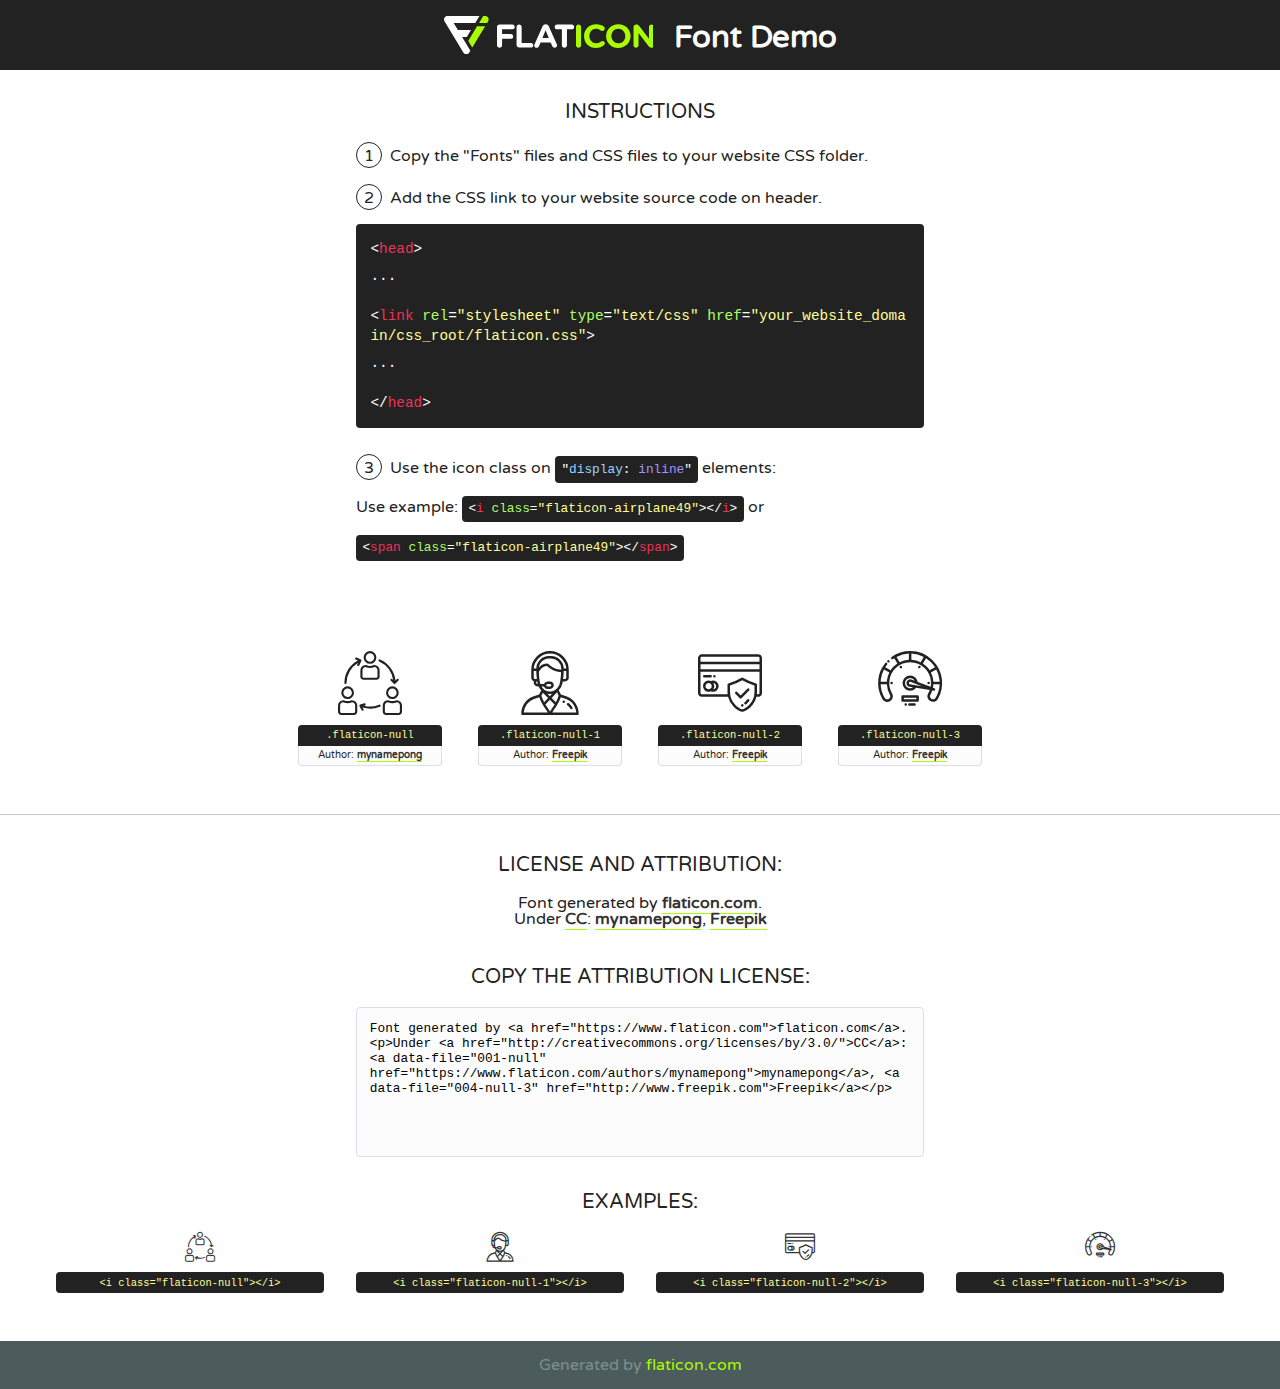
<file: assets/fonts/flaticon.html>
<!DOCTYPE html>
<!--
  Flaticon icon font: Flaticon
  Creation date: 03/06/2020 12:20
-->
<html>
<!DOCTYPE html>
<html>

<head>
    <title>Flaticon WebFont</title>
    <link href="http://fonts.googleapis.com/css?family=Varela+Round" rel="stylesheet" type="text/css" />
    <link rel="stylesheet" type="text/css" href="flaticon.css">
    <meta charset="UTF-8">
    <style>
    html, body, div, span, applet, object, iframe,
    h1, h2, h3, h4, h5, h6, p, blockquote, pre,
    a, abbr, acronym, address, big, cite, code,
    del, dfn, em, img, ins, kbd, q, s, samp,
    small, strike, strong, sub, sup, tt, var,
    b, u, i, center,
    dl, dt, dd, ol, ul, li,
    fieldset, form, label, legend,
    table, caption, tbody, tfoot, thead, tr, th, td,
    article, aside, canvas, details, embed, 
    figure, figcaption, footer, header, hgroup, 
    menu, nav, output, ruby, section, summary,
    time, mark, audio, video {
        margin: 0;
        padding: 0;
        border: 0;
        font-size: 100%;
        font: inherit;
        vertical-align: baseline;
    }
    /* HTML5 display-role reset for older browsers */
    article, aside, details, figcaption, figure, 
    footer, header, hgroup, menu, nav, section {
        display: block;
    }
    body {
        line-height: 1;
    }
    ol, ul {
        list-style: none;
    }
    blockquote, q {
        quotes: none;
    }
    blockquote:before, blockquote:after,
    q:before, q:after {
        content: '';
        content: none;
    }
    table {
        border-collapse: collapse;
        border-spacing: 0;
    }
    body {
        font-family: 'Varela Round', Helvetica, Arial, sans-serif;
        font-size: 16px;
        color: #222;
    }
    a {
        color: #333;
        border-bottom: 1px solid #a9fd00;
        font-weight: bold;
        text-decoration: none;
    }
    * {
        -moz-box-sizing: border-box;
        -webkit-box-sizing: border-box;
        box-sizing: border-box;
        margin: 0;
        padding: 0;
    }
    [class^="flaticon-"]:before, [class*=" flaticon-"]:before, [class^="flaticon-"]:after, [class*=" flaticon-"]:after {
        font-family: Flaticon;
        font-size: 30px;
        font-style: normal;
        margin-left: 20px;
        color: #333;
    }
    .wrapper {
        max-width: 600px;
        margin: auto;
        padding: 0 1em;
    }
    .title {
        font-size: 1.25em;
        text-align: center;
        margin-bottom: 1em;
        text-transform: uppercase;
    }
    header {
        text-align: center;
        background-color: #222;
        color: #fff;
        padding: 1em;
    }
    header .logo {
        width: 210px;
        height: 38px;
        display: inline-block;
        vertical-align: middle;
        margin-right: 1em;
        border: none;
    }
    header strong {
        font-size: 1.95em;
        font-weight: bold;
        vertical-align: middle;
        margin-top: 5px;
        display: inline-block;
    }
    .demo {
        margin: 2em auto;
        line-height: 1.25em;
    }
    .demo ul li {
        margin-bottom: 1em;
    }
    .demo ul li .num {
        color: #222;
        border-radius: 20px;
        display: inline-block;
        width: 26px;
        padding: 3px;
        height: 26px;
        text-align: center;
        margin-right: 0.5em;
        border: 1px solid #222;
    }
    .demo ul li code {
        background-color: #222;
        border-radius: 4px;
        padding: 0.25em 0.5em;
        display: inline-block;
        color: #fff;
        font-family: Consolas,Monaco,Lucida Console,Liberation Mono,DejaVu Sans Mono,Bitstream Vera Sans Mono,Courier New, monospace;
        font-weight: lighter;
        margin-top: 1em;
        font-size: 0.8em;
        word-break: break-all;
    }
    .demo ul li code.big {
        padding: 1em;
        font-size: 0.9em;
    }
    .demo ul li code .red {
        color: #EF3159;
    }
    .demo ul li code .green {
        color: #ACFF65;
    }
    .demo ul li code .yellow {
        color: #FFFF99;
    }
    .demo ul li code .blue {
        color: #99D3FF;
    }
    .demo ul li code .purple {
        color: #A295FF;
    }
    .demo ul li code .dots {
        margin-top: 0.5em;
        display: block;
    }
    #glyphs {
        border-bottom: 1px solid #ccc;
        padding: 2em 0;
        text-align: center;
    }
    .glyph {
        display: inline-block;
        width: 9em;
        margin: 1em;
        text-align: center;
        vertical-align: top;
        background: #FFF;
    }
    .glyph .glyph-icon {
        padding: 10px;
        display: block;
        font-family:"Flaticon";
        font-size: 64px;
        line-height: 1;
    }
    .glyph .glyph-icon:before {
        font-size: 64px;
        color: #222;
        margin-left: 0;
    }
    .class-name {
        font-size: 0.65em;
        background-color: #222;
        color: #fff;
        border-radius: 4px 4px 0 0;
        padding: 0.5em;
        color: #FFFF99;
        font-family: Consolas,Monaco,Lucida Console,Liberation Mono,DejaVu Sans Mono,Bitstream Vera Sans Mono,Courier New, monospace;
    }
    .author-name {
        font-size: 0.6em;
        background-color: #fcfcfd;
        border: 1px solid #DEDEE4;
        border-top: 0;
        border-radius: 0 0 4px 4px;
        padding: 0.5em;
    }
    .class-name:last-child {
        font-size: 10px;
        color:#888;
    }
    .class-name:last-child a {
        font-size: 10px;
        color:#555;
    }
    .class-name:last-child a:hover {
        color:#a9fd00;
    }
    .glyph > input {
        display: block;
        width: 100px;
        margin: 5px auto;
        text-align: center;
        font-size: 12px;
        cursor: text;
    }
    .glyph > input.icon-input {
        font-family:"Flaticon";
        font-size: 16px;
        margin-bottom: 10px;
    }
    .attribution .title {
        margin-top: 2em;
    }
    .attribution textarea {
        background-color: #fcfcfd;
        padding: 1em;
        border: none;
        box-shadow: none;
        border: 1px solid #DEDEE4;
        border-radius: 4px;
        resize: none;
        width: 100%;
        height: 150px;
        font-size: 0.8em;
        font-family: Consolas,Monaco,Lucida Console,Liberation Mono,DejaVu Sans Mono,Bitstream Vera Sans Mono,Courier New, monospace;
        -webkit-appearance: none;
    }
    .iconsuse {
        margin: 2em auto;
        text-align: center;
        max-width: 1200px;
    }
    .iconsuse:after {
        content: '';
        display: table;
        clear: both;
    }
    .iconsuse .image {
        float: left;
        width: 25%;
        padding: 0 1em;
    }
    .iconsuse .image p {
        margin-bottom: 1em;
    }
    .iconsuse .image span {
        display: block;
        font-size: 0.65em;
        background-color: #222;
        color: #fff;
        border-radius: 4px;
        padding: 0.5em;
        color: #FFFF99;
        margin-top: 1em;
        font-family: Consolas,Monaco,Lucida Console,Liberation Mono,DejaVu Sans Mono,Bitstream Vera Sans Mono,Courier New, monospace;
    }
    #footer {
        text-align: center;
        background-color: #4C5B5C;
        color: #7c9192;
        padding: 1em;
    }
    #footer a {
        border: none;
        color: #a9fd00;
        font-weight: normal;
    }
    @media (max-width: 960px) {
        .iconsuse .image {
            width: 50%;
        }
    }
    @media (max-width: 560px) {
        .iconsuse .image {
            width: 100%;
        }
    }
    </style>
</head>

<body class="characters-off">

    <header>
        <a href="https://www.flaticon.com" target="_blank" class="logo">
            <svg version="1.1" xmlns="http://www.w3.org/2000/svg" xmlns:xlink="http://www.w3.org/1999/xlink" xmlns:a="http://ns.adobe.com/AdobeSVGViewerExtensions/3.0/" viewBox="0 0 560.875 102.036" enable-background="new 0 0 560.875 102.036" xml:space="preserve">
                <defs>
                </defs>
                <g>
                    <g class="letters">
                        <path fill="#ffffff" d="M141.596,29.675c0-3.777,2.985-6.767,6.764-6.767h34.438c3.426,0,6.15,2.728,6.15,6.15
                        c0,3.43-2.724,6.149-6.15,6.149h-27.674v13.091h23.719c3.429,0,6.151,2.724,6.151,6.15c0,3.43-2.723,6.149-6.151,6.149h-23.719
                        v17.574c0,3.773-2.986,6.761-6.764,6.761c-3.779,0-6.764-2.989-6.764-6.761V29.675z"></path>
                        <path fill="#ffffff" d="M193.844,29.149c0-3.781,2.985-6.767,6.764-6.767c3.776,0,6.763,2.985,6.763,6.767v42.957h25.039
                        c3.426,0,6.149,2.726,6.149,6.153c0,3.425-2.723,6.15-6.149,6.15h-31.802c-3.779,0-6.764-2.986-6.764-6.768V29.149z"></path>
                        <path fill="#ffffff" d="M241.891,75.71l21.438-48.407c1.492-3.341,4.215-5.357,7.906-5.357h0.792
                        c3.686,0,6.323,2.017,7.815,5.357l21.439,48.407c0.436,0.967,0.701,1.845,0.701,2.723c0,3.602-2.809,6.501-6.414,6.501
                        c-3.161,0-5.269-1.845-6.499-4.655l-4.132-9.661h-27.059l-4.301,10.102c-1.144,2.631-3.426,4.214-6.237,4.214
                        c-3.517,0-6.24-2.81-6.24-6.325C241.1,77.64,241.451,76.677,241.891,75.71z M279.932,58.666l-8.521-20.297l-8.526,20.297H279.932
                        z"></path>
                        <path fill="#ffffff" d="M314.864,35.387H301.86c-3.429,0-6.239-2.813-6.239-6.238c0-3.429,2.811-6.24,6.239-6.24h39.533
                        c3.426,0,6.237,2.811,6.237,6.24c0,3.425-2.811,6.238-6.237,6.238h-13.001v42.785c0,3.773-2.99,6.761-6.764,6.761
                        c-3.779,0-6.764-2.989-6.764-6.761V35.387z"></path>
                        <path fill="#A9FD00" d="M352.615,29.149c0-3.781,2.985-6.767,6.767-6.767c3.774,0,6.761,2.985,6.761,6.767v49.024
                        c0,3.773-2.987,6.761-6.761,6.761c-3.781,0-6.767-2.989-6.767-6.761V29.149z"></path>
                        <path fill="#A9FD00" d="M374.132,53.836v-0.179c0-17.481,13.178-31.801,32.065-31.801c9.22,0,15.459,2.458,20.557,6.238
                        c1.402,1.054,2.637,2.985,2.637,5.357c0,3.692-2.985,6.59-6.681,6.59c-1.845,0-3.071-0.702-4.044-1.319
                        c-3.776-2.813-7.729-4.393-12.562-4.393c-10.364,0-17.831,8.611-17.831,19.154v0.173c0,10.542,7.291,19.329,17.831,19.329
                        c5.715,0,9.492-1.756,13.359-4.834c1.049-0.874,2.458-1.491,4.039-1.491c3.429,0,6.325,2.813,6.325,6.236
                        c0,2.106-1.056,3.78-2.282,4.834c-5.539,4.834-12.036,7.733-21.878,7.733C387.572,85.464,374.132,71.493,374.132,53.836z"></path>
                        <path fill="#A9FD00" d="M433.009,53.836v-0.179c0-17.481,13.79-31.801,32.766-31.801c18.981,0,32.592,14.143,32.592,31.628v0.173
                        c0,17.483-13.785,31.807-32.769,31.807C446.625,85.464,433.009,71.32,433.009,53.836z M484.224,53.836v-0.179
                        c0-10.539-7.725-19.326-18.626-19.326c-10.893,0-18.449,8.611-18.449,19.154v0.173c0,10.542,7.73,19.329,18.626,19.329
                        C476.676,72.986,484.224,64.378,484.224,53.836z"></path>
                        <path fill="#A9FD00" d="M506.233,29.321c0-3.774,2.99-6.763,6.767-6.763h1.401c3.252,0,5.183,1.583,7.029,3.953l26.093,34.265
                        V29.059c0-3.692,2.99-6.677,6.681-6.677c3.683,0,6.671,2.985,6.671,6.677v48.934c0,3.78-2.987,6.765-6.764,6.765h-0.436
                        c-3.257,0-5.188-1.581-7.034-3.953l-27.056-35.492v32.944c0,3.687-2.985,6.676-6.678,6.676c-3.683,0-6.673-2.989-6.673-6.676
                        V29.321z"></path>
                    </g>
                    <g class="insignia">
                        <path fill="#ffffff" d="M48.372,56.137h12.517l11.156-18.537H37.186L25.688,18.539h57.825L94.668,0H9.271
                        C5.925,0,2.842,1.801,1.198,4.716c-1.644,2.907-1.593,6.482,0.134,9.343l50.38,83.501c1.678,2.781,4.689,4.476,7.938,4.476
                        c3.246,0,6.257-1.695,7.935-4.476l2.898-4.804L48.372,56.137z"></path>
                        <g class="i">
                            <path fill="#A9FD00" d="M93.575,18.539h0.031v0.004l21.652,0.004l2.705-4.488c1.727-2.861,1.778-6.436,0.133-9.343
                            C116.454,1.801,113.371,0,110.026,0h-5.294L93.575,18.539z"></path>
                            <polygon fill="#A9FD00" points="88.291,27.356 64.725,66.486 75.519,84.404 109.942,27.356"></polygon>
                        </g>
                    </g>
                </g>
            </svg>
        </a>
        <strong>Font Demo</strong>
    </header>


    <section class="demo wrapper">

        <p class="title">Instructions</p>

        <ul>
            <li>
                <span class="num">1</span>Copy the "Fonts" files and CSS files to your website CSS folder.
            </li>
            <li>
                <span class="num">2</span>Add the CSS link to your website source code on header.
                <code class="big">
                    &lt;<span class="red">head</span>&gt;
                    <br/><span class="dots">...</span>
                    <br/>&lt;<span class="red">link</span> <span class="green">rel</span>=<span class="yellow">"stylesheet"</span> <span class="green">type</span>=<span class="yellow">"text/css"</span> <span class="green">href</span>=<span class="yellow">"your_website_domain/css_root/flaticon.css"</span>&gt;
                    <br/><span class="dots">...</span>
                    <br/>&lt;/<span class="red">head</span>&gt;
                </code>
            </li>

            <li>
                <p>
                    <span class="num">3</span>Use the icon class on <code>"<span class="blue">display</span>:<span class="purple"> inline</span>"</code> elements:
                    <br />
                    Use example: <code>&lt;<span class="red">i</span> <span class="green">class</span>=<span class="yellow">&quot;flaticon-airplane49&quot;</span>&gt;&lt;/<span class="red">i</span>&gt;</code> or <code>&lt;<span class="red">span</span> <span class="green">class</span>=<span class="yellow">&quot;flaticon-airplane49&quot;</span>&gt;&lt;/<span class="red">span</span>&gt;</code>
            </li>
        </ul>

    </section>




   <section id="glyphs">          
    
      
        <div class="glyph"><div class="glyph-icon flaticon-null"></div>
            <div class="class-name">.flaticon-null</div>
            <div class="author-name">Author: <a data-file="001-null" href="https://www.flaticon.com/authors/mynamepong">mynamepong</a> </div> 
        </div>        
        
        <div class="glyph"><div class="glyph-icon flaticon-null-1"></div>
            <div class="class-name">.flaticon-null-1</div>
            <div class="author-name">Author: <a data-file="002-null-1" href="http://www.freepik.com">Freepik</a> </div> 
        </div>        
        
        <div class="glyph"><div class="glyph-icon flaticon-null-2"></div>
            <div class="class-name">.flaticon-null-2</div>
            <div class="author-name">Author: <a data-file="003-null-2" href="http://www.freepik.com">Freepik</a> </div> 
        </div>        
        
        <div class="glyph"><div class="glyph-icon flaticon-null-3"></div>
            <div class="class-name">.flaticon-null-3</div>
            <div class="author-name">Author: <a data-file="004-null-3" href="http://www.freepik.com">Freepik</a> </div> 
        </div>        
        

    </section>



    <section class="attribution wrapper"   style="text-align:center;">

      <div class="title">License and attribution:</div><div class="attrDiv">Font generated by <a href="https://www.flaticon.com">flaticon.com</a>. <div><p>Under <a href="http://creativecommons.org/licenses/by/3.0/">CC</a>: <a data-file="001-null" href="https://www.flaticon.com/authors/mynamepong">mynamepong</a>, <a data-file="004-null-3" href="http://www.freepik.com">Freepik</a></p>  </div>
      </div>
      <div class="title">Copy the Attribution License:</div>

    <textarea onclick="this.focus();this.select();">Font generated by &lt;a href=&quot;https://www.flaticon.com&quot;&gt;flaticon.com&lt;/a&gt;. <p>Under <a href="http://creativecommons.org/licenses/by/3.0/">CC</a>: <a data-file="001-null" href="https://www.flaticon.com/authors/mynamepong">mynamepong</a>, <a data-file="004-null-3" href="http://www.freepik.com">Freepik</a></p>  
     </textarea>

    </section>

    <section class="iconsuse">

          <div class="title">Examples:</div>            
             
            <div class="image">
                <p>
                    <i class="glyph-icon flaticon-null"></i> 
                    <span>&lt;i class=&quot;flaticon-null&quot;&gt;&lt;/i&gt;</span>
                </p>
            </div>
            
            <div class="image">
                <p>
                    <i class="glyph-icon flaticon-null-1"></i> 
                    <span>&lt;i class=&quot;flaticon-null-1&quot;&gt;&lt;/i&gt;</span>
                </p>
            </div>
            
            <div class="image">
                <p>
                    <i class="glyph-icon flaticon-null-2"></i> 
                    <span>&lt;i class=&quot;flaticon-null-2&quot;&gt;&lt;/i&gt;</span>
                </p>
            </div>
            
            <div class="image">
                <p>
                    <i class="glyph-icon flaticon-null-3"></i> 
                    <span>&lt;i class=&quot;flaticon-null-3&quot;&gt;&lt;/i&gt;</span>
                </p>
            </div>
                       
        </div>
                            
    </section>

<div id="footer">
    <div>Generated by <a href="https://www.flaticon.com">flaticon.com</a>
    </div>
</div>



</body>
</html>
</file>
<file: assets/css/themify-icons.css>
@font-face {
	font-family: 'themify';
	src:url('../fonts/themify.eot?-fvbane');


	src:url('../fonts/themify.eot?#iefix-fvbane') format('embedded-opentype'),
		url('../fonts/themify.woff?-fvbane') format('woff'),
		url('../fonts/themify.ttf?-fvbane') format('truetype'),
		url('../fonts/themify.svg?-fvbane#themify') format('svg');
	font-weight: normal;
	font-style: normal;
}

[class^="ti-"], [class*=" ti-"] {
	font-family: 'themify';
	speak: none;
	font-style: normal;
	font-weight: normal;
	font-variant: normal;
	text-transform: none;
	line-height: 1;

	/* Better Font Rendering =========== */
	-webkit-font-smoothing: antialiased;
	-moz-osx-font-smoothing: grayscale;
}

.ti-wand:before {
	content: "\e600";
}
.ti-volume:before {
	content: "\e601";
}
.ti-user:before {
	content: "\e602";
}
.ti-unlock:before {
	content: "\e603";
}
.ti-unlink:before {
	content: "\e604";
}
.ti-trash:before {
	content: "\e605";
}
.ti-thought:before {
	content: "\e606";
}
.ti-target:before {
	content: "\e607";
}
.ti-tag:before {
	content: "\e608";
}
.ti-tablet:before {
	content: "\e609";
}
.ti-star:before {
	content: "\e60a";
}
.ti-spray:before {
	content: "\e60b";
}
.ti-signal:before {
	content: "\e60c";
}
.ti-shopping-cart:before {
	content: "\e60d";
}
.ti-shopping-cart-full:before {
	content: "\e60e";
}
.ti-settings:before {
	content: "\e60f";
}
.ti-search:before {
	content: "\e610";
}
.ti-zoom-in:before {
	content: "\e611";
}
.ti-zoom-out:before {
	content: "\e612";
}
.ti-cut:before {
	content: "\e613";
}
.ti-ruler:before {
	content: "\e614";
}
.ti-ruler-pencil:before {
	content: "\e615";
}
.ti-ruler-alt:before {
	content: "\e616";
}
.ti-bookmark:before {
	content: "\e617";
}
.ti-bookmark-alt:before {
	content: "\e618";
}
.ti-reload:before {
	content: "\e619";
}
.ti-plus:before {
	content: "\e61a";
}
.ti-pin:before {
	content: "\e61b";
}
.ti-pencil:before {
	content: "\e61c";
}
.ti-pencil-alt:before {
	content: "\e61d";
}
.ti-paint-roller:before {
	content: "\e61e";
}
.ti-paint-bucket:before {
	content: "\e61f";
}
.ti-na:before {
	content: "\e620";
}
.ti-mobile:before {
	content: "\e621";
}
.ti-minus:before {
	content: "\e622";
}
.ti-medall:before {
	content: "\e623";
}
.ti-medall-alt:before {
	content: "\e624";
}
.ti-marker:before {
	content: "\e625";
}
.ti-marker-alt:before {
	content: "\e626";
}
.ti-arrow-up:before {
	content: "\e627";
}
.ti-arrow-right:before {
	content: "\e628";
}
.ti-arrow-left:before {
	content: "\e629";
}
.ti-arrow-down:before {
	content: "\e62a";
}
.ti-lock:before {
	content: "\e62b";
}
.ti-location-arrow:before {
	content: "\e62c";
}
.ti-link:before {
	content: "\e62d";
}
.ti-layout:before {
	content: "\e62e";
}
.ti-layers:before {
	content: "\e62f";
}
.ti-layers-alt:before {
	content: "\e630";
}
.ti-key:before {
	content: "\e631";
}
.ti-import:before {
	content: "\e632";
}
.ti-image:before {
	content: "\e633";
}
.ti-heart:before {
	content: "\e634";
}
.ti-heart-broken:before {
	content: "\e635";
}
.ti-hand-stop:before {
	content: "\e636";
}
.ti-hand-open:before {
	content: "\e637";
}
.ti-hand-drag:before {
	content: "\e638";
}
.ti-folder:before {
	content: "\e639";
}
.ti-flag:before {
	content: "\e63a";
}
.ti-flag-alt:before {
	content: "\e63b";
}
.ti-flag-alt-2:before {
	content: "\e63c";
}
.ti-eye:before {
	content: "\e63d";
}
.ti-export:before {
	content: "\e63e";
}
.ti-exchange-vertical:before {
	content: "\e63f";
}
.ti-desktop:before {
	content: "\e640";
}
.ti-cup:before {
	content: "\e641";
}
.ti-crown:before {
	content: "\e642";
}
.ti-comments:before {
	content: "\e643";
}
.ti-comment:before {
	content: "\e644";
}
.ti-comment-alt:before {
	content: "\e645";
}
.ti-close:before {
	content: "\e646";
}
.ti-clip:before {
	content: "\e647";
}
.ti-angle-up:before {
	content: "\e648";
}
.ti-angle-right:before {
	content: "\e649";
}
.ti-angle-left:before {
	content: "\e64a";
}
.ti-angle-down:before {
	content: "\e64b";
}
.ti-check:before {
	content: "\e64c";
}
.ti-check-box:before {
	content: "\e64d";
}
.ti-camera:before {
	content: "\e64e";
}
.ti-announcement:before {
	content: "\e64f";
}
.ti-brush:before {
	content: "\e650";
}
.ti-briefcase:before {
	content: "\e651";
}
.ti-bolt:before {
	content: "\e652";
}
.ti-bolt-alt:before {
	content: "\e653";
}
.ti-blackboard:before {
	content: "\e654";
}
.ti-bag:before {
	content: "\e655";
}
.ti-move:before {
	content: "\e656";
}
.ti-arrows-vertical:before {
	content: "\e657";
}
.ti-arrows-horizontal:before {
	content: "\e658";
}
.ti-fullscreen:before {
	content: "\e659";
}
.ti-arrow-top-right:before {
	content: "\e65a";
}
.ti-arrow-top-left:before {
	content: "\e65b";
}
.ti-arrow-circle-up:before {
	content: "\e65c";
}
.ti-arrow-circle-right:before {
	content: "\e65d";
}
.ti-arrow-circle-left:before {
	content: "\e65e";
}
.ti-arrow-circle-down:before {
	content: "\e65f";
}
.ti-angle-double-up:before {
	content: "\e660";
}
.ti-angle-double-right:before {
	content: "\e661";
}
.ti-angle-double-left:before {
	content: "\e662";
}
.ti-angle-double-down:before {
	content: "\e663";
}
.ti-zip:before {
	content: "\e664";
}
.ti-world:before {
	content: "\e665";
}
.ti-wheelchair:before {
	content: "\e666";
}
.ti-view-list:before {
	content: "\e667";
}
.ti-view-list-alt:before {
	content: "\e668";
}
.ti-view-grid:before {
	content: "\e669";
}
.ti-uppercase:before {
	content: "\e66a";
}
.ti-upload:before {
	content: "\e66b";
}
.ti-underline:before {
	content: "\e66c";
}
.ti-truck:before {
	content: "\e66d";
}
.ti-timer:before {
	content: "\e66e";
}
.ti-ticket:before {
	content: "\e66f";
}
.ti-thumb-up:before {
	content: "\e670";
}
.ti-thumb-down:before {
	content: "\e671";
}
.ti-text:before {
	content: "\e672";
}
.ti-stats-up:before {
	content: "\e673";
}
.ti-stats-down:before {
	content: "\e674";
}
.ti-split-v:before {
	content: "\e675";
}
.ti-split-h:before {
	content: "\e676";
}
.ti-smallcap:before {
	content: "\e677";
}
.ti-shine:before {
	content: "\e678";
}
.ti-shift-right:before {
	content: "\e679";
}
.ti-shift-left:before {
	content: "\e67a";
}
.ti-shield:before {
	content: "\e67b";
}
.ti-notepad:before {
	content: "\e67c";
}
.ti-server:before {
	content: "\e67d";
}
.ti-quote-right:before {
	content: "\e67e";
}
.ti-quote-left:before {
	content: "\e67f";
}
.ti-pulse:before {
	content: "\e680";
}
.ti-printer:before {
	content: "\e681";
}
.ti-power-off:before {
	content: "\e682";
}
.ti-plug:before {
	content: "\e683";
}
.ti-pie-chart:before {
	content: "\e684";
}
.ti-paragraph:before {
	content: "\e685";
}
.ti-panel:before {
	content: "\e686";
}
.ti-package:before {
	content: "\e687";
}
.ti-music:before {
	content: "\e688";
}
.ti-music-alt:before {
	content: "\e689";
}
.ti-mouse:before {
	content: "\e68a";
}
.ti-mouse-alt:before {
	content: "\e68b";
}
.ti-money:before {
	content: "\e68c";
}
.ti-microphone:before {
	content: "\e68d";
}
.ti-menu:before {
	content: "\e68e";
}
.ti-menu-alt:before {
	content: "\e68f";
}
.ti-map:before {
	content: "\e690";
}
.ti-map-alt:before {
	content: "\e691";
}
.ti-loop:before {
	content: "\e692";
}
.ti-location-pin:before {
	content: "\e693";
}
.ti-list:before {
	content: "\e694";
}
.ti-light-bulb:before {
	content: "\e695";
}
.ti-Italic:before {
	content: "\e696";
}
.ti-info:before {
	content: "\e697";
}
.ti-infinite:before {
	content: "\e698";
}
.ti-id-badge:before {
	content: "\e699";
}
.ti-hummer:before {
	content: "\e69a";
}
.ti-home:before {
	content: "\e69b";
}
.ti-help:before {
	content: "\e69c";
}
.ti-headphone:before {
	content: "\e69d";
}
.ti-harddrives:before {
	content: "\e69e";
}
.ti-harddrive:before {
	content: "\e69f";
}
.ti-gift:before {
	content: "\e6a0";
}
.ti-game:before {
	content: "\e6a1";
}
.ti-filter:before {
	content: "\e6a2";
}
.ti-files:before {
	content: "\e6a3";
}
.ti-file:before {
	content: "\e6a4";
}
.ti-eraser:before {
	content: "\e6a5";
}
.ti-envelope:before {
	content: "\e6a6";
}
.ti-download:before {
	content: "\e6a7";
}
.ti-direction:before {
	content: "\e6a8";
}
.ti-direction-alt:before {
	content: "\e6a9";
}
.ti-dashboard:before {
	content: "\e6aa";
}
.ti-control-stop:before {
	content: "\e6ab";
}
.ti-control-shuffle:before {
	content: "\e6ac";
}
.ti-control-play:before {
	content: "\e6ad";
}
.ti-control-pause:before {
	content: "\e6ae";
}
.ti-control-forward:before {
	content: "\e6af";
}
.ti-control-backward:before {
	content: "\e6b0";
}
.ti-cloud:before {
	content: "\e6b1";
}
.ti-cloud-up:before {
	content: "\e6b2";
}
.ti-cloud-down:before {
	content: "\e6b3";
}
.ti-clipboard:before {
	content: "\e6b4";
}
.ti-car:before {
	content: "\e6b5";
}
.ti-calendar:before {
	content: "\e6b6";
}
.ti-book:before {
	content: "\e6b7";
}
.ti-bell:before {
	content: "\e6b8";
}
.ti-basketball:before {
	content: "\e6b9";
}
.ti-bar-chart:before {
	content: "\e6ba";
}
.ti-bar-chart-alt:before {
	content: "\e6bb";
}
.ti-back-right:before {
	content: "\e6bc";
}
.ti-back-left:before {
	content: "\e6bd";
}
.ti-arrows-corner:before {
	content: "\e6be";
}
.ti-archive:before {
	content: "\e6bf";
}
.ti-anchor:before {
	content: "\e6c0";
}
.ti-align-right:before {
	content: "\e6c1";
}
.ti-align-left:before {
	content: "\e6c2";
}
.ti-align-justify:before {
	content: "\e6c3";
}
.ti-align-center:before {
	content: "\e6c4";
}
.ti-alert:before {
	content: "\e6c5";
}
.ti-alarm-clock:before {
	content: "\e6c6";
}
.ti-agenda:before {
	content: "\e6c7";
}
.ti-write:before {
	content: "\e6c8";
}
.ti-window:before {
	content: "\e6c9";
}
.ti-widgetized:before {
	content: "\e6ca";
}
.ti-widget:before {
	content: "\e6cb";
}
.ti-widget-alt:before {
	content: "\e6cc";
}
.ti-wallet:before {
	content: "\e6cd";
}
.ti-video-clapper:before {
	content: "\e6ce";
}
.ti-video-camera:before {
	content: "\e6cf";
}
.ti-vector:before {
	content: "\e6d0";
}
.ti-themify-logo:before {
	content: "\e6d1";
}
.ti-themify-favicon:before {
	content: "\e6d2";
}
.ti-themify-favicon-alt:before {
	content: "\e6d3";
}
.ti-support:before {
	content: "\e6d4";
}
.ti-stamp:before {
	content: "\e6d5";
}
.ti-split-v-alt:before {
	content: "\e6d6";
}
.ti-slice:before {
	content: "\e6d7";
}
.ti-shortcode:before {
	content: "\e6d8";
}
.ti-shift-right-alt:before {
	content: "\e6d9";
}
.ti-shift-left-alt:before {
	content: "\e6da";
}
.ti-ruler-alt-2:before {
	content: "\e6db";
}
.ti-receipt:before {
	content: "\e6dc";
}
.ti-pin2:before {
	content: "\e6dd";
}
.ti-pin-alt:before {
	content: "\e6de";
}
.ti-pencil-alt2:before {
	content: "\e6df";
}
.ti-palette:before {
	content: "\e6e0";
}
.ti-more:before {
	content: "\e6e1";
}
.ti-more-alt:before {
	content: "\e6e2";
}
.ti-microphone-alt:before {
	content: "\e6e3";
}
.ti-magnet:before {
	content: "\e6e4";
}
.ti-line-double:before {
	content: "\e6e5";
}
.ti-line-dotted:before {
	content: "\e6e6";
}
.ti-line-dashed:before {
	content: "\e6e7";
}
.ti-layout-width-full:before {
	content: "\e6e8";
}
.ti-layout-width-default:before {
	content: "\e6e9";
}
.ti-layout-width-default-alt:before {
	content: "\e6ea";
}
.ti-layout-tab:before {
	content: "\e6eb";
}
.ti-layout-tab-window:before {
	content: "\e6ec";
}
.ti-layout-tab-v:before {
	content: "\e6ed";
}
.ti-layout-tab-min:before {
	content: "\e6ee";
}
.ti-layout-slider:before {
	content: "\e6ef";
}
.ti-layout-slider-alt:before {
	content: "\e6f0";
}
.ti-layout-sidebar-right:before {
	content: "\e6f1";
}
.ti-layout-sidebar-none:before {
	content: "\e6f2";
}
.ti-layout-sidebar-left:before {
	content: "\e6f3";
}
.ti-layout-placeholder:before {
	content: "\e6f4";
}
.ti-layout-menu:before {
	content: "\e6f5";
}
.ti-layout-menu-v:before {
	content: "\e6f6";
}
.ti-layout-menu-separated:before {
	content: "\e6f7";
}
.ti-layout-menu-full:before {
	content: "\e6f8";
}
.ti-layout-media-right-alt:before {
	content: "\e6f9";
}
.ti-layout-media-right:before {
	content: "\e6fa";
}
.ti-layout-media-overlay:before {
	content: "\e6fb";
}
.ti-layout-media-overlay-alt:before {
	content: "\e6fc";
}
.ti-layout-media-overlay-alt-2:before {
	content: "\e6fd";
}
.ti-layout-media-left-alt:before {
	content: "\e6fe";
}
.ti-layout-media-left:before {
	content: "\e6ff";
}
.ti-layout-media-center-alt:before {
	content: "\e700";
}
.ti-layout-media-center:before {
	content: "\e701";
}
.ti-layout-list-thumb:before {
	content: "\e702";
}
.ti-layout-list-thumb-alt:before {
	content: "\e703";
}
.ti-layout-list-post:before {
	content: "\e704";
}
.ti-layout-list-large-image:before {
	content: "\e705";
}
.ti-layout-line-solid:before {
	content: "\e706";
}
.ti-layout-grid4:before {
	content: "\e707";
}
.ti-layout-grid3:before {
	content: "\e708";
}
.ti-layout-grid2:before {
	content: "\e709";
}
.ti-layout-grid2-thumb:before {
	content: "\e70a";
}
.ti-layout-cta-right:before {
	content: "\e70b";
}
.ti-layout-cta-left:before {
	content: "\e70c";
}
.ti-layout-cta-center:before {
	content: "\e70d";
}
.ti-layout-cta-btn-right:before {
	content: "\e70e";
}
.ti-layout-cta-btn-left:before {
	content: "\e70f";
}
.ti-layout-column4:before {
	content: "\e710";
}
.ti-layout-column3:before {
	content: "\e711";
}
.ti-layout-column2:before {
	content: "\e712";
}
.ti-layout-accordion-separated:before {
	content: "\e713";
}
.ti-layout-accordion-merged:before {
	content: "\e714";
}
.ti-layout-accordion-list:before {
	content: "\e715";
}
.ti-ink-pen:before {
	content: "\e716";
}
.ti-info-alt:before {
	content: "\e717";
}
.ti-help-alt:before {
	content: "\e718";
}
.ti-headphone-alt:before {
	content: "\e719";
}
.ti-hand-point-up:before {
	content: "\e71a";
}
.ti-hand-point-right:before {
	content: "\e71b";
}
.ti-hand-point-left:before {
	content: "\e71c";
}
.ti-hand-point-down:before {
	content: "\e71d";
}
.ti-gallery:before {
	content: "\e71e";
}
.ti-face-smile:before {
	content: "\e71f";
}
.ti-face-sad:before {
	content: "\e720";
}
.ti-credit-card:before {
	content: "\e721";
}
.ti-control-skip-forward:before {
	content: "\e722";
}
.ti-control-skip-backward:before {
	content: "\e723";
}
.ti-control-record:before {
	content: "\e724";
}
.ti-control-eject:before {
	content: "\e725";
}
.ti-comments-smiley:before {
	content: "\e726";
}
.ti-brush-alt:before {
	content: "\e727";
}
.ti-youtube:before {
	content: "\e728";
}
.ti-vimeo:before {
	content: "\e729";
}
.ti-twitter:before {
	content: "\e72a";
}
.ti-time:before {
	content: "\e72b";
}
.ti-tumblr:before {
	content: "\e72c";
}
.ti-skype:before {
	content: "\e72d";
}
.ti-share:before {
	content: "\e72e";
}
.ti-share-alt:before {
	content: "\e72f";
}
.ti-rocket:before {
	content: "\e730";
}
.ti-pinterest:before {
	content: "\e731";
}
.ti-new-window:before {
	content: "\e732";
}
.ti-microsoft:before {
	content: "\e733";
}
.ti-list-ol:before {
	content: "\e734";
}
.ti-linkedin:before {
	content: "\e735";
}
.ti-layout-sidebar-2:before {
	content: "\e736";
}
.ti-layout-grid4-alt:before {
	content: "\e737";
}
.ti-layout-grid3-alt:before {
	content: "\e738";
}
.ti-layout-grid2-alt:before {
	content: "\e739";
}
.ti-layout-column4-alt:before {
	content: "\e73a";
}
.ti-layout-column3-alt:before {
	content: "\e73b";
}
.ti-layout-column2-alt:before {
	content: "\e73c";
}
.ti-instagram:before {
	content: "\e73d";
}
.ti-google:before {
	content: "\e73e";
}
.ti-github:before {
	content: "\e73f";
}
.ti-flickr:before {
	content: "\e740";
}
.ti-facebook:before {
	content: "\e741";
}
.ti-dropbox:before {
	content: "\e742";
}
.ti-dribbble:before {
	content: "\e743";
}
.ti-apple:before {
	content: "\e744";
}
.ti-android:before {
	content: "\e745";
}
.ti-save:before {
	content: "\e746";
}
.ti-save-alt:before {
	content: "\e747";
}
.ti-yahoo:before {
	content: "\e748";
}
.ti-wordpress:before {
	content: "\e749";
}
.ti-vimeo-alt:before {
	content: "\e74a";
}
.ti-twitter-alt:before {
	content: "\e74b";
}
.ti-tumblr-alt:before {
	content: "\e74c";
}
.ti-trello:before {
	content: "\e74d";
}
.ti-stack-overflow:before {
	content: "\e74e";
}
.ti-soundcloud:before {
	content: "\e74f";
}
.ti-sharethis:before {
	content: "\e750";
}
.ti-sharethis-alt:before {
	content: "\e751";
}
.ti-reddit:before {
	content: "\e752";
}
.ti-pinterest-alt:before {
	content: "\e753";
}
.ti-microsoft-alt:before {
	content: "\e754";
}
.ti-linux:before {
	content: "\e755";
}
.ti-jsfiddle:before {
	content: "\e756";
}
.ti-joomla:before {
	content: "\e757";
}
.ti-html5:before {
	content: "\e758";
}
.ti-flickr-alt:before {
	content: "\e759";
}
.ti-email:before {
	content: "\e75a";
}
.ti-drupal:before {
	content: "\e75b";
}
.ti-dropbox-alt:before {
	content: "\e75c";
}
.ti-css3:before {
	content: "\e75d";
}
.ti-rss:before {
	content: "\e75e";
}
.ti-rss-alt:before {
	content: "\e75f";
}
</file>
<file: assets/css/nice-select.css>
.nice-select {
  -webkit-tap-highlight-color: transparent;
  background-color: #fff;
  border-radius: 5px;
  border: solid 1px #e8e8e8;
  box-sizing: border-box;
  clear: both;
  cursor: pointer;
  display: block;
  float: left;
  font-family: inherit;
  font-size: 14px;
  font-weight: normal;
  height: 42px;
  line-height: 40px;
  outline: none;
  padding-left: 18px;
  padding-right: 30px;
  position: relative;
  text-align: left !important;
  -webkit-transition: all 0.2s ease-in-out;
  transition: all 0.2s ease-in-out;
  -webkit-user-select: none;
     -moz-user-select: none;
      -ms-user-select: none;
          user-select: none;
  white-space: nowrap;
  width: auto; }
  .nice-select:hover {
    border-color: #dbdbdb; }
  .nice-select:active, .nice-select.open, .nice-select:focus {
    border-color: #999; }
  .nice-select:after {
    border-bottom: 2px solid #999;
    border-right: 2px solid #999;
    content: '';
    display: block;
    height: 5px;
    margin-top: -4px;
    pointer-events: none;
    position: absolute;
    right: 12px;
    top: 50%;
    -webkit-transform-origin: 66% 66%;
        -ms-transform-origin: 66% 66%;
            transform-origin: 66% 66%;
    -webkit-transform: rotate(45deg);
        -ms-transform: rotate(45deg);
            transform: rotate(45deg);
    -webkit-transition: all 0.15s ease-in-out;
    transition: all 0.15s ease-in-out;
    width: 5px; }
  .nice-select.open:after {
    -webkit-transform: rotate(-135deg);
        -ms-transform: rotate(-135deg);
            transform: rotate(-135deg); }
  .nice-select.open .list {
    opacity: 1;
    pointer-events: auto;
    -webkit-transform: scale(1) translateY(0);
        -ms-transform: scale(1) translateY(0);
            transform: scale(1) translateY(0); }
  .nice-select.disabled {
    border-color: #ededed;
    color: #999;
    pointer-events: none; }
    .nice-select.disabled:after {
      border-color: #cccccc; }
  .nice-select.wide {
    width: 100%; }
    .nice-select.wide .list {
      left: 0 !important;
      right: 0 !important; }
  .nice-select.right {
    float: right; }
    .nice-select.right .list {
      left: auto;
      right: 0; }
  .nice-select.small {
    font-size: 12px;
    height: 36px;
    line-height: 34px; }
    .nice-select.small:after {
      height: 4px;
      width: 4px; }
    .nice-select.small .option {
      line-height: 34px;
      min-height: 34px; }
  .nice-select .list {
    background-color: #fff;
    border-radius: 5px;
    box-shadow: 0 0 0 1px rgba(68, 68, 68, 0.11);
    box-sizing: border-box;
    margin-top: 4px;
    opacity: 0;
    overflow: hidden;
    padding: 0;
    pointer-events: none;
    position: absolute;
    top: 100%;
    left: 0;
    -webkit-transform-origin: 50% 0;
        -ms-transform-origin: 50% 0;
            transform-origin: 50% 0;
    -webkit-transform: scale(0.75) translateY(-21px);
        -ms-transform: scale(0.75) translateY(-21px);
            transform: scale(0.75) translateY(-21px);
    -webkit-transition: all 0.2s cubic-bezier(0.5, 0, 0, 1.25), opacity 0.15s ease-out;
    transition: all 0.2s cubic-bezier(0.5, 0, 0, 1.25), opacity 0.15s ease-out;
    z-index: 9; }
    .nice-select .list:hover .option:not(:hover) {
      background-color: transparent !important; }
  .nice-select .option {
    cursor: pointer;
    font-weight: 400;
    line-height: 40px;
    list-style: none;
    min-height: 40px;
    outline: none;
    padding-left: 18px;
    padding-right: 29px;
    text-align: left;
    -webkit-transition: all 0.2s;
    transition: all 0.2s; }
    .nice-select .option:hover, .nice-select .option.focus, .nice-select .option.selected.focus {
      background-color: #f6f6f6; }
    .nice-select .option.selected {
      font-weight: bold; }
    .nice-select .option.disabled {
      background-color: transparent;
      color: #999;
      cursor: default; }

.no-csspointerevents .nice-select .list {
  display: none; }

.no-csspointerevents .nice-select.open .list {
  display: block; }
</file>
<file: assets/css/style.css>
/* Theme Description
-------------------------------------------------

	  Theme Name:
	  Author:
	  Support:
	  Description:
	  Version:
	  
------------------------------------------------- 
*/
/* CSS Index
-------------------------------------------------

	1. Theme default css
	2. header
	3. slider
	4. about-area
	5. features-box
	6. department
	7. team
	8. video-area
	9. counter
	10. footer

-------------------------------------------------
*/
/*--------------- ---- Responsive --------------------------*/
/*-------------   Color Variable  --------------*/
@import url("https://fonts.googleapis.com/css2?family=Poppins:wght@200;300;400;500;600;700;800&display=swap");
@import url("https://fonts.googleapis.com/css?family=Josefin Sans");
/* line 38, C:/Users/HP/Desktop/jun-2020/283.Personal/assets/scss/_color.scss */
.section-bg1 {
  background: #FAFAFA;
}

/* line 41, C:/Users/HP/Desktop/jun-2020/283.Personal/assets/scss/_color.scss */
.section-bg2 {
  background: #670000;
}

/* line 49, C:/Users/HP/Desktop/jun-2020/283.Personal/assets/scss/_color.scss */
.white-bg {
  background: #ffffff;
}

/* line 52, C:/Users/HP/Desktop/jun-2020/283.Personal/assets/scss/_color.scss */
.gray-bg {
  background: #f5f5f5;
}

/*-------------Color include--------------*/
/*-- Background color---*/
/* line 71, C:/Users/HP/Desktop/jun-2020/283.Personal/assets/scss/_color.scss */
.gray-bg {
  background: #f7f7fd;
}

/* line 74, C:/Users/HP/Desktop/jun-2020/283.Personal/assets/scss/_color.scss */
.white-bg {
  background: #ffffff;
}

/* line 77, C:/Users/HP/Desktop/jun-2020/283.Personal/assets/scss/_color.scss */
.black-bg {
  background: #16161a;
}

/* line 80, C:/Users/HP/Desktop/jun-2020/283.Personal/assets/scss/_color.scss */
.theme-bg {
  background: #670000;
}

/* line 83, C:/Users/HP/Desktop/jun-2020/283.Personal/assets/scss/_color.scss */
.brand-bg {
  background: #f1f4fa;
}

/* line 86, C:/Users/HP/Desktop/jun-2020/283.Personal/assets/scss/_color.scss */
.testimonial-bg {
  background: #f9fafc;
}

/*--- color------*/
/* line 92, C:/Users/HP/Desktop/jun-2020/283.Personal/assets/scss/_color.scss */
.white-color {
  color: #ffffff;
}

/* line 95, C:/Users/HP/Desktop/jun-2020/283.Personal/assets/scss/_color.scss */
.black-color {
  color: #16161a;
}

/* line 98, C:/Users/HP/Desktop/jun-2020/283.Personal/assets/scss/_color.scss */
.theme-color {
  color: #670000;
}

/* line 50, C:/Users/HP/Desktop/jun-2020/283.Personal/assets/scss/_variables.scss */
.boxed-btn {
  background: #fff;
  color: #670000 !important;
  display: inline-block;
  padding: 18px 44px;
  font-family: "Poppins", sans-serif;
  font-size: 14px;
  font-weight: 400;
  border: 0;
  border: 1px solid #670000;
  letter-spacing: 3px;
  text-align: center;
  color: #670000;
  text-transform: uppercase;
  cursor: pointer;
}

/* line 67, C:/Users/HP/Desktop/jun-2020/283.Personal/assets/scss/_variables.scss */
.boxed-btn:hover {
  background: #670000;
  color: #fff !important;
  border: 1px solid #670000;
}

/* line 72, C:/Users/HP/Desktop/jun-2020/283.Personal/assets/scss/_variables.scss */
.boxed-btn:focus {
  outline: none;
}

/* line 75, C:/Users/HP/Desktop/jun-2020/283.Personal/assets/scss/_variables.scss */
.boxed-btn.large-width {
  width: 220px;
}

/*--
    - Overlay
------------------------------------------*/
/* line 4, C:/Users/HP/Desktop/jun-2020/283.Personal/assets/scss/_overlay.scss */
[data-overlay] {
  position: relative;
  background-size: cover;
  background-repeat: no-repeat;
  background-position: center center;
}

/* line 9, C:/Users/HP/Desktop/jun-2020/283.Personal/assets/scss/_overlay.scss */
[data-overlay]::before {
  position: absolute;
  left: 0;
  top: 0;
  right: 0;
  bottom: 0;
  content: "";
}

/*-- Overlay Opacity --*/
/* line 22, C:/Users/HP/Desktop/jun-2020/283.Personal/assets/scss/_overlay.scss */
[data-opacity="1"]::before {
  opacity: 0.1;
}

/* line 27, C:/Users/HP/Desktop/jun-2020/283.Personal/assets/scss/_overlay.scss */
[data-opacity="2"]::before {
  opacity: 0.2;
}

/* line 32, C:/Users/HP/Desktop/jun-2020/283.Personal/assets/scss/_overlay.scss */
[data-opacity="3"]::before {
  opacity: 0.3;
}

/* line 37, C:/Users/HP/Desktop/jun-2020/283.Personal/assets/scss/_overlay.scss */
[data-opacity="4"]::before {
  opacity: 0.4;
}

/* line 42, C:/Users/HP/Desktop/jun-2020/283.Personal/assets/scss/_overlay.scss */
[data-opacity="5"]::before {
  opacity: 0.5;
}

/* line 47, C:/Users/HP/Desktop/jun-2020/283.Personal/assets/scss/_overlay.scss */
[data-opacity="6"]::before {
  opacity: 0.6;
}

/* line 52, C:/Users/HP/Desktop/jun-2020/283.Personal/assets/scss/_overlay.scss */
[data-opacity="7"]::before {
  opacity: 0.7;
}

/* line 57, C:/Users/HP/Desktop/jun-2020/283.Personal/assets/scss/_overlay.scss */
[data-opacity="8"]::before {
  opacity: 0.8;
}

/* line 62, C:/Users/HP/Desktop/jun-2020/283.Personal/assets/scss/_overlay.scss */
[data-opacity="9"]::before {
  opacity: 0.9;
}

/* 1. Theme default css */
/* line 4, C:/Users/HP/Desktop/jun-2020/283.Personal/assets/scss/_common.scss */
body {
  font-family: "Poppins", sans-serif;
  font-weight: normal;
  font-style: normal;
  font-size: 16px;
}

/* line 10, C:/Users/HP/Desktop/jun-2020/283.Personal/assets/scss/_common.scss */
h1,
h2,
h3,
h4,
h5,
h6 {
  font-family: "Josefin Sans", sans-serif;
  color: #FD853A;
  margin-top: 0px;
  font-style: normal;
  font-weight: 400;
  text-transform: normal;
}

/* line 24, C:/Users/HP/Desktop/jun-2020/283.Personal/assets/scss/_common.scss */
p {
  font-family: "Josefin Sans", sans-serif;
  color: #344054;
  font-size: 16px;
  line-height: 30px;
  margin-bottom: 15px;
  line-height: 1.4;
  font-weight: 300;
}

/* line 37, C:/Users/HP/Desktop/jun-2020/283.Personal/assets/scss/_common.scss */
.bg-img-1 {
  background-image: url(../img/slider/slider-img-1.jpg);
}

/* line 40, C:/Users/HP/Desktop/jun-2020/283.Personal/assets/scss/_common.scss */
.bg-img-2 {
  background-image: url(../img/background-img/bg-img-2.jpg);
}

/* line 43, C:/Users/HP/Desktop/jun-2020/283.Personal/assets/scss/_common.scss */
.cta-bg-1 {
  background-image: url(../img/background-img/bg-img-3.jpg);
}

/* line 48, C:/Users/HP/Desktop/jun-2020/283.Personal/assets/scss/_common.scss */
.img {
  max-width: 100%;
  -webkit-transition: 0.3s;
  -moz-transition: 0.3s;
  -o-transition: 0.3s;
  transition: 0.3s;
}

/* line 52, C:/Users/HP/Desktop/jun-2020/283.Personal/assets/scss/_common.scss */
.f-left {
  float: left;
}

/* line 55, C:/Users/HP/Desktop/jun-2020/283.Personal/assets/scss/_common.scss */
.f-right {
  float: right;
}

/* line 58, C:/Users/HP/Desktop/jun-2020/283.Personal/assets/scss/_common.scss */
.fix {
  overflow: hidden;
}

/* line 61, C:/Users/HP/Desktop/jun-2020/283.Personal/assets/scss/_common.scss */
.clear {
  clear: both;
}

/* line 65, C:/Users/HP/Desktop/jun-2020/283.Personal/assets/scss/_common.scss */
a,
.button {
  -webkit-transition: 0.3s;
  -moz-transition: 0.3s;
  -o-transition: 0.3s;
  transition: 0.3s;
}

/* line 69, C:/Users/HP/Desktop/jun-2020/283.Personal/assets/scss/_common.scss */
a:focus,
.button:focus {
  text-decoration: none;
  outline: none;
}

/* line 74, C:/Users/HP/Desktop/jun-2020/283.Personal/assets/scss/_common.scss */
a {
  color: #635c5c;
}

/* line 77, C:/Users/HP/Desktop/jun-2020/283.Personal/assets/scss/_common.scss */
a:hover {
  color: #fdcb9e;
}

/* line 80, C:/Users/HP/Desktop/jun-2020/283.Personal/assets/scss/_common.scss */
a:focus,
a:hover,
.portfolio-cat a:hover,
.footer -menu li a:hover {
  text-decoration: none;
}

/* line 86, C:/Users/HP/Desktop/jun-2020/283.Personal/assets/scss/_common.scss */
a,
button {
  color: #FD853A;
  outline: medium none;
}

/* line 91, C:/Users/HP/Desktop/jun-2020/283.Personal/assets/scss/_common.scss */
button:focus, input:focus, input:focus, textarea, textarea:focus {
  outline: 0;
}

/* line 92, C:/Users/HP/Desktop/jun-2020/283.Personal/assets/scss/_common.scss */
.uppercase {
  text-transform: uppercase;
}

/* line 96, C:/Users/HP/Desktop/jun-2020/283.Personal/assets/scss/_common.scss */
input:focus::-moz-placeholder {
  opacity: 0;
  -webkit-transition: .4s;
  -o-transition: .4s;
  transition: .4s;
}

/* line 103, C:/Users/HP/Desktop/jun-2020/283.Personal/assets/scss/_common.scss */
.capitalize {
  text-transform: capitalize;
}

/* line 107, C:/Users/HP/Desktop/jun-2020/283.Personal/assets/scss/_common.scss */
h1 a,
h2 a,
h3 a,
h4 a,
h5 a,
h6 a {
  color: inherit;
}

/* line 116, C:/Users/HP/Desktop/jun-2020/283.Personal/assets/scss/_common.scss */
ul {
  margin: 0px;
  padding: 0px;
}

/* line 120, C:/Users/HP/Desktop/jun-2020/283.Personal/assets/scss/_common.scss */
li {
  list-style: none;
}

/* line 124, C:/Users/HP/Desktop/jun-2020/283.Personal/assets/scss/_common.scss */
hr {
  border-bottom: 1px solid #eceff8;
  border-top: 0 none;
  margin: 30px 0;
  padding: 0;
}

/* Theme-overlay */
/* line 132, C:/Users/HP/Desktop/jun-2020/283.Personal/assets/scss/_common.scss */
.theme-overlay {
  position: relative;
}

/* line 135, C:/Users/HP/Desktop/jun-2020/283.Personal/assets/scss/_common.scss */
.theme-overlay::before {
  background: #1696e7 none repeat scroll 0 0;
  content: "";
  height: 100%;
  left: 0;
  opacity: 0.6;
  position: absolute;
  top: 0;
  width: 100%;
}

/* line 145, C:/Users/HP/Desktop/jun-2020/283.Personal/assets/scss/_common.scss */
.overlay2 {
  position: relative;
  z-index: 0;
}

/* line 149, C:/Users/HP/Desktop/jun-2020/283.Personal/assets/scss/_common.scss */
.overlay2::before {
  position: absolute;
  content: "";
  top: 0;
  left: 0;
  width: 100%;
  height: 100%;
  z-index: -1;
}

/* line 159, C:/Users/HP/Desktop/jun-2020/283.Personal/assets/scss/_common.scss */
.overlay2 {
  position: relative;
  z-index: 0;
}

/* line 163, C:/Users/HP/Desktop/jun-2020/283.Personal/assets/scss/_common.scss */
.overlay2::before {
  position: absolute;
  content: "";
  background-color: #2E2200;
  top: 0;
  left: 0;
  width: 100%;
  height: 100%;
  z-index: -1;
  opacity: 0.5;
}

/* line 176, C:/Users/HP/Desktop/jun-2020/283.Personal/assets/scss/_common.scss */
.section-padding {
  padding-top: 120px;
  padding-bottom: 120px;
}

/* line 180, C:/Users/HP/Desktop/jun-2020/283.Personal/assets/scss/_common.scss */
.separator {
  border-top: 1px solid #f2f2f2;
}

/* line 184, C:/Users/HP/Desktop/jun-2020/283.Personal/assets/scss/_common.scss */
.mb-90 {
  margin-bottom: 90px;
}

@media (max-width: 767px) {
  /* line 184, C:/Users/HP/Desktop/jun-2020/283.Personal/assets/scss/_common.scss */
  .mb-90 {
    margin-bottom: 30px;
  }
}

@media (min-width: 768px) and (max-width: 991px) {
  /* line 184, C:/Users/HP/Desktop/jun-2020/283.Personal/assets/scss/_common.scss */
  .mb-90 {
    margin-bottom: 45px;
  }
}

/* owl-carousel button style */
/* line 196, C:/Users/HP/Desktop/jun-2020/283.Personal/assets/scss/_common.scss */
.owl-carousel .owl-nav div {
  background: rgba(255, 255, 255, 0.8) none repeat scroll 0 0;
  height: 40px;
  left: 20px;
  line-height: 40px;
  font-size: 22px;
  color: #646464;
  opacity: 1;
  visibility: visible;
  position: absolute;
  text-align: center;
  top: 50%;
  transform: translateY(-50%);
  transition: all 0.3s ease 0s;
  width: 40px;
}

/* line 215, C:/Users/HP/Desktop/jun-2020/283.Personal/assets/scss/_common.scss */
.owl-carousel .owl-nav div.owl-next {
  left: auto;
  right: -30px;
}

/* line 218, C:/Users/HP/Desktop/jun-2020/283.Personal/assets/scss/_common.scss */
.owl-carousel .owl-nav div.owl-next i {
  position: relative;
  right: 0;
  top: 1px;
}

/* line 225, C:/Users/HP/Desktop/jun-2020/283.Personal/assets/scss/_common.scss */
.owl-carousel .owl-nav div.owl-prev i {
  position: relative;
  right: 1px;
  top: 0px;
}

/* line 235, C:/Users/HP/Desktop/jun-2020/283.Personal/assets/scss/_common.scss */
.owl-carousel:hover .owl-nav div {
  opacity: 1;
  visibility: visible;
}

/* line 238, C:/Users/HP/Desktop/jun-2020/283.Personal/assets/scss/_common.scss */
.owl-carousel:hover .owl-nav div:hover {
  color: #fff;
  background: #ff3500;
}

/* line 248, C:/Users/HP/Desktop/jun-2020/283.Personal/assets/scss/_common.scss */
.btn {
  border: none;
  padding: 10px 65px 10px 31px;
  text-transform: capitalize;
  border-radius: 0px;
  cursor: pointer;
  color: #fff;
  display: inline-block;
  font-size: 16px;
  background-size: 200%;
  transition: 0.6s;
  box-shadow: 0px 7px 21px 0px rgba(0, 0, 0, 0.12);
  background-image: linear-gradient(to left, #670000, #880707, #670000);
  background-position: right;
}

/* line 262, C:/Users/HP/Desktop/jun-2020/283.Personal/assets/scss/_common.scss */
.btn i {
  color: #ffffff;
  font-size: 13px;
  font-weight: 500;
  position: relative;
  left: 26px;
  -webkit-transition: 0.4s;
  -moz-transition: 0.4s;
  -o-transition: 0.4s;
  transition: 0.4s;
}

/* line 271, C:/Users/HP/Desktop/jun-2020/283.Personal/assets/scss/_common.scss */
.btn:hover i {
  left: 30px;
}

/* line 276, C:/Users/HP/Desktop/jun-2020/283.Personal/assets/scss/_common.scss */
.btn:hover {
  background-position: left;
}

/* line 282, C:/Users/HP/Desktop/jun-2020/283.Personal/assets/scss/_common.scss */
.btn.focus, .btn:focus {
  outline: 0;
  box-shadow: none;
}

/* line 287, C:/Users/HP/Desktop/jun-2020/283.Personal/assets/scss/_common.scss */
.btn.focus, .btn:focus {
  outline: 0;
  box-shadow: none;
}

/* line 291, C:/Users/HP/Desktop/jun-2020/283.Personal/assets/scss/_common.scss */
.about-btn {
  padding: 28px 52px;
}

/* line 296, C:/Users/HP/Desktop/jun-2020/283.Personal/assets/scss/_common.scss */
.header-btn {
  padding: 18px 65px 18px 30px;
}

/* line 299, C:/Users/HP/Desktop/jun-2020/283.Personal/assets/scss/_common.scss */
.hero-btn {
  padding: 18px 43px;
}

/* line 303, C:/Users/HP/Desktop/jun-2020/283.Personal/assets/scss/_common.scss */
.white-btn {
  padding: 18px 36px;
  background: #FAFAFA;
  color: #FD853A !important;
  margin: 10px 20px;
  border-radius: 50px;
  display: flex;
  font-family: "Josefin Sans", sans-serif;
  font-size: 20px;
  font-weight: 700;
  margin-left: 400px;
  justify-content: center;       
}

/* line 307, C:/Users/HP/Desktop/jun-2020/283.Personal/assets/scss/_common.scss */
.white-btn::before {
  background: #989898;
  color: #fff !important;
}
@media only screen and (min-width: 992px) and (max-width: 1197px) {
  .white-btn {
    margin-left: 300px;
    margin-right: 10px;
  }
}

@media only screen and (min-width: 768px) and (max-width: 991px) {
  .white-btn {
    margin-left: 150px;
    margin-right: 150px;
  }
}

@media only screen and (min-width: 576px) and (max-width: 767px) {
  .white-btn {
    margin-left: 10px;
  }
}

@media (max-width: 575px) {
  .white-btn {
    margin-left: 10px;
  }
}

/* line 312, C:/Users/HP/Desktop/jun-2020/283.Personal/assets/scss/_common.scss */
.black-btn {
  padding: 14px 35px;
  background: #000;
  display: inline-block;
}

/* line 316, C:/Users/HP/Desktop/jun-2020/283.Personal/assets/scss/_common.scss */
.black-btn::before {
  background: #331391;
}

/* line 320, C:/Users/HP/Desktop/jun-2020/283.Personal/assets/scss/_common.scss */
.borders-btn {
  padding: 10px 64px;
  background: none;
  border: 1px solid #FD8F5F;
  display: inline-block;
  color: #FD8F5F;
  border-radius: 30px;
}

/* line 330, C:/Users/HP/Desktop/jun-2020/283.Personal/assets/scss/_common.scss */
.cal-btn i {
  color: #09cc7f !important;
  font-size: 31px;
  font-weight: 300;
  margin-right: 10px;
}

/* line 336, C:/Users/HP/Desktop/jun-2020/283.Personal/assets/scss/_common.scss */
.cal-btn > p {
  color: #072366 !important;
  font-weight: 700;
  font-size: 16px;
  display: inline-block;
  margin: 0 !important;
  position: relative;
  top: -7px;
}

/* line 348, C:/Users/HP/Desktop/jun-2020/283.Personal/assets/scss/_common.scss */
.submit-btn2 {
  background: #FAFAFA;
  width: 100%;
  height: 60px;
  padding: 10px 20px;
  border: 0;
  color: #670000;
  text-transform: capitalize;
  cursor: pointer;
  font-size: 16px;
  border-radius: 0px;
}

/* line 361, C:/Users/HP/Desktop/jun-2020/283.Personal/assets/scss/_common.scss */
.border-btn {
  border: 1px solid #FD8F5F;
  color: #FD8F5F;
  background: none;
  border-radius: 30px;
  text-transform: capitalize;
  padding: 13px 48px;
  -moz-user-select: none;
  cursor: pointer;
  display: inline-block;
  font-size: 16px;
  font-weight: 500;
  letter-spacing: 1px;
  margin-bottom: 0;
  position: relative;
  transition: color 0.4s linear;
  position: relative;
  overflow: hidden;
  margin: 0;
}

/* line 381, C:/Users/HP/Desktop/jun-2020/283.Personal/assets/scss/_common.scss */
.border-btn i {
  font-size: 16px;
  margin-right: 10px;
  color: #670000;
  -webkit-transition: 0.3s;
  -moz-transition: 0.3s;
  -o-transition: 0.3s;
  transition: 0.3s;
}

@media (max-width: 575px) {
  /* line 361, C:/Users/HP/Desktop/jun-2020/283.Personal/assets/scss/_common.scss */
  .border-btn {
    display: none;
  }
}

/* line 390, C:/Users/HP/Desktop/jun-2020/283.Personal/assets/scss/_common.scss */
.border-btn::before {
  border: 1px solid transparent;
  content: "";
  position: absolute;
  left: 0;
  top: 0;
  width: 101%;
  height: 101%;
  background: #FD8F5F;
  z-index: -1;
  transition: transform 0.5s;
  transition-timing-function: ease;
  transform-origin: 0 0;
  transition-timing-function: cubic-bezier(0.5, 1.6, 0.4, 0.7);
  transform: scaleY(0);
  border-radius: 0;
}

/* line 410, C:/Users/HP/Desktop/jun-2020/283.Personal/assets/scss/_common.scss */
.border-btn:hover::before {
  transform: scaleY(1);
  border: 1px solid transparent;
  color: #fff;
}

/* line 418, C:/Users/HP/Desktop/jun-2020/283.Personal/assets/scss/_common.scss */
.section-over1 {
  position: relative;
  z-index: 1;
}

/* line 421, C:/Users/HP/Desktop/jun-2020/283.Personal/assets/scss/_common.scss */
.section-over1::before {
  position: absolute;
  content: "";
  background-color: rgba(6, 7, 6, 0.6);
  width: 100%;
  height: 100%;
  left: 0;
  top: 0;
  bottom: 0;
  right: 0;
  z-index: -1;
  background-repeat: no-repeat;
}

/* button style */
/* line 438, C:/Users/HP/Desktop/jun-2020/283.Personal/assets/scss/_common.scss */
.breadcrumb > .active {
  color: #888;
}

/* scrollUp */
/* line 442, C:/Users/HP/Desktop/jun-2020/283.Personal/assets/scss/_common.scss */
#scrollUp, #back-top {
  background: #ffffff;
  height: 50px;
  width: 50px;
  right: 31px;
  bottom: 18px;
  position: fixed;
  color: #989898;
  font-size: 20px;
  text-align: center;
  border-radius: 50%;
  line-height: 48px;
  border: 2px solid transparent;
  box-shadow: 0 0 10px 3px rgba(108, 98, 98, 0.2);
}

@media (max-width: 575px) {
  /* line 442, C:/Users/HP/Desktop/jun-2020/283.Personal/assets/scss/_common.scss */
  #scrollUp, #back-top {
    right: 16px;
  }
}

/* line 459, C:/Users/HP/Desktop/jun-2020/283.Personal/assets/scss/_common.scss */
#scrollUp a i, #back-top a i {
  display: block;
  line-height: 50px;
}

/* line 466, C:/Users/HP/Desktop/jun-2020/283.Personal/assets/scss/_common.scss */
#scrollUp:hover {
  color: #989898;
}

/* Sticky*/
/* line 471, C:/Users/HP/Desktop/jun-2020/283.Personal/assets/scss/_common.scss */
.sticky-bar {
  left: 0;
  margin: auto;
  position: fixed;
  top: 0;
  width: 100%;
  -webkit-box-shadow: 0 10px 15px rgba(25, 25, 25, 0.1);
  box-shadow: 0 10px 15px rgba(25, 25, 25, 0.1);
  z-index: 9999;
  -webkit-animation: 300ms ease-in-out 0s normal none 1 running fadeInDown;
  animation: 300ms ease-in-out 0s normal none 1 running fadeInDown;
  -webkit-box-shadow: 0 10px 15px rgba(25, 25, 25, 0.1);
  background: #fff;
}

/* Sticky end */
/*--- Margin & Padding --*/
/*-- Margin Top --*/
/* line 496, C:/Users/HP/Desktop/jun-2020/283.Personal/assets/scss/_common.scss */
.mt-5 {
  margin-top: 5px;
}

/* line 496, C:/Users/HP/Desktop/jun-2020/283.Personal/assets/scss/_common.scss */
.mt-10 {
  margin-top: 10px;
}

/* line 496, C:/Users/HP/Desktop/jun-2020/283.Personal/assets/scss/_common.scss */
.mt-15 {
  margin-top: 15px;
}

/* line 496, C:/Users/HP/Desktop/jun-2020/283.Personal/assets/scss/_common.scss */
.mt-20 {
  margin-top: 20px;
}

/* line 496, C:/Users/HP/Desktop/jun-2020/283.Personal/assets/scss/_common.scss */
.mt-25 {
  margin-top: 25px;
}

/* line 496, C:/Users/HP/Desktop/jun-2020/283.Personal/assets/scss/_common.scss */
.mt-30 {
  margin-top: 30px;
}

/* line 496, C:/Users/HP/Desktop/jun-2020/283.Personal/assets/scss/_common.scss */
.mt-35 {
  margin-top: 35px;
}

/* line 496, C:/Users/HP/Desktop/jun-2020/283.Personal/assets/scss/_common.scss */
.mt-40 {
  margin-top: 40px;
}

/* line 496, C:/Users/HP/Desktop/jun-2020/283.Personal/assets/scss/_common.scss */
.mt-45 {
  margin-top: 45px;
}

/* line 496, C:/Users/HP/Desktop/jun-2020/283.Personal/assets/scss/_common.scss */
.mt-50 {
  margin-top: 50px;
}

/* line 496, C:/Users/HP/Desktop/jun-2020/283.Personal/assets/scss/_common.scss */
.mt-55 {
  margin-top: 55px;
}

/* line 496, C:/Users/HP/Desktop/jun-2020/283.Personal/assets/scss/_common.scss */
.mt-60 {
  margin-top: 60px;
}

/* line 496, C:/Users/HP/Desktop/jun-2020/283.Personal/assets/scss/_common.scss */
.mt-65 {
  margin-top: 65px;
}

/* line 496, C:/Users/HP/Desktop/jun-2020/283.Personal/assets/scss/_common.scss */
.mt-70 {
  margin-top: 70px;
}

/* line 496, C:/Users/HP/Desktop/jun-2020/283.Personal/assets/scss/_common.scss */
.mt-75 {
  margin-top: 75px;
}

/* line 496, C:/Users/HP/Desktop/jun-2020/283.Personal/assets/scss/_common.scss */
.mt-80 {
  margin-top: 80px;
}

/* line 496, C:/Users/HP/Desktop/jun-2020/283.Personal/assets/scss/_common.scss */
.mt-85 {
  margin-top: 85px;
}

/* line 496, C:/Users/HP/Desktop/jun-2020/283.Personal/assets/scss/_common.scss */
.mt-90 {
  margin-top: 90px;
}

/* line 496, C:/Users/HP/Desktop/jun-2020/283.Personal/assets/scss/_common.scss */
.mt-95 {
  margin-top: 95px;
}

/* line 496, C:/Users/HP/Desktop/jun-2020/283.Personal/assets/scss/_common.scss */
.mt-100 {
  margin-top: 100px;
}

/* line 496, C:/Users/HP/Desktop/jun-2020/283.Personal/assets/scss/_common.scss */
.mt-105 {
  margin-top: 105px;
}

/* line 496, C:/Users/HP/Desktop/jun-2020/283.Personal/assets/scss/_common.scss */
.mt-110 {
  margin-top: 110px;
}

/* line 496, C:/Users/HP/Desktop/jun-2020/283.Personal/assets/scss/_common.scss */
.mt-115 {
  margin-top: 115px;
}

/* line 496, C:/Users/HP/Desktop/jun-2020/283.Personal/assets/scss/_common.scss */
.mt-120 {
  margin-top: 120px;
}

/* line 496, C:/Users/HP/Desktop/jun-2020/283.Personal/assets/scss/_common.scss */
.mt-125 {
  margin-top: 125px;
}

/* line 496, C:/Users/HP/Desktop/jun-2020/283.Personal/assets/scss/_common.scss */
.mt-130 {
  margin-top: 130px;
}

/* line 496, C:/Users/HP/Desktop/jun-2020/283.Personal/assets/scss/_common.scss */
.mt-135 {
  margin-top: 135px;
}

/* line 496, C:/Users/HP/Desktop/jun-2020/283.Personal/assets/scss/_common.scss */
.mt-140 {
  margin-top: 140px;
}

/* line 496, C:/Users/HP/Desktop/jun-2020/283.Personal/assets/scss/_common.scss */
.mt-145 {
  margin-top: 145px;
}

/* line 496, C:/Users/HP/Desktop/jun-2020/283.Personal/assets/scss/_common.scss */
.mt-150 {
  margin-top: 150px;
}

/* line 496, C:/Users/HP/Desktop/jun-2020/283.Personal/assets/scss/_common.scss */
.mt-155 {
  margin-top: 155px;
}

/* line 496, C:/Users/HP/Desktop/jun-2020/283.Personal/assets/scss/_common.scss */
.mt-160 {
  margin-top: 160px;
}

/* line 496, C:/Users/HP/Desktop/jun-2020/283.Personal/assets/scss/_common.scss */
.mt-165 {
  margin-top: 165px;
}

/* line 496, C:/Users/HP/Desktop/jun-2020/283.Personal/assets/scss/_common.scss */
.mt-170 {
  margin-top: 170px;
}

/* line 496, C:/Users/HP/Desktop/jun-2020/283.Personal/assets/scss/_common.scss */
.mt-175 {
  margin-top: 175px;
}

/* line 496, C:/Users/HP/Desktop/jun-2020/283.Personal/assets/scss/_common.scss */
.mt-180 {
  margin-top: 180px;
}

/* line 496, C:/Users/HP/Desktop/jun-2020/283.Personal/assets/scss/_common.scss */
.mt-185 {
  margin-top: 185px;
}

/* line 496, C:/Users/HP/Desktop/jun-2020/283.Personal/assets/scss/_common.scss */
.mt-190 {
  margin-top: 190px;
}

/* line 496, C:/Users/HP/Desktop/jun-2020/283.Personal/assets/scss/_common.scss */
.mt-195 {
  margin-top: 195px;
}

/* line 496, C:/Users/HP/Desktop/jun-2020/283.Personal/assets/scss/_common.scss */
.mt-200 {
  margin-top: 200px;
}

/*-- Margin Bottom --*/
/* line 501, C:/Users/HP/Desktop/jun-2020/283.Personal/assets/scss/_common.scss */
.mb-5 {
  margin-bottom: 5px;
}

/* line 501, C:/Users/HP/Desktop/jun-2020/283.Personal/assets/scss/_common.scss */
.mb-10 {
  margin-bottom: 10px;
}

/* line 501, C:/Users/HP/Desktop/jun-2020/283.Personal/assets/scss/_common.scss */
.mb-15 {
  margin-bottom: 15px;
}

/* line 501, C:/Users/HP/Desktop/jun-2020/283.Personal/assets/scss/_common.scss */
.mb-20 {
  margin-bottom: 20px;
}

/* line 501, C:/Users/HP/Desktop/jun-2020/283.Personal/assets/scss/_common.scss */
.mb-25 {
  margin-bottom: 25px;
}

/* line 501, C:/Users/HP/Desktop/jun-2020/283.Personal/assets/scss/_common.scss */
.mb-30 {
  margin-bottom: 30px;
}

/* line 501, C:/Users/HP/Desktop/jun-2020/283.Personal/assets/scss/_common.scss */
.mb-35 {
  margin-bottom: 35px;
}

/* line 501, C:/Users/HP/Desktop/jun-2020/283.Personal/assets/scss/_common.scss */
.mb-40 {
  margin-bottom: 40px;
}

/* line 501, C:/Users/HP/Desktop/jun-2020/283.Personal/assets/scss/_common.scss */
.mb-45 {
  margin-bottom: 45px;
}

/* line 501, C:/Users/HP/Desktop/jun-2020/283.Personal/assets/scss/_common.scss */
.mb-50 {
  margin-bottom: 50px;
}

/* line 501, C:/Users/HP/Desktop/jun-2020/283.Personal/assets/scss/_common.scss */
.mb-55 {
  margin-bottom: 55px;
}

/* line 501, C:/Users/HP/Desktop/jun-2020/283.Personal/assets/scss/_common.scss */
.mb-60 {
  margin-bottom: 60px;
}

/* line 501, C:/Users/HP/Desktop/jun-2020/283.Personal/assets/scss/_common.scss */
.mb-65 {
  margin-bottom: 65px;
}

/* line 501, C:/Users/HP/Desktop/jun-2020/283.Personal/assets/scss/_common.scss */
.mb-70 {
  margin-bottom: 70px;
}

/* line 501, C:/Users/HP/Desktop/jun-2020/283.Personal/assets/scss/_common.scss */
.mb-75 {
  margin-bottom: 75px;
}

/* line 501, C:/Users/HP/Desktop/jun-2020/283.Personal/assets/scss/_common.scss */
.mb-80 {
  margin-bottom: 80px;
}

/* line 501, C:/Users/HP/Desktop/jun-2020/283.Personal/assets/scss/_common.scss */
.mb-85 {
  margin-bottom: 85px;
}

/* line 501, C:/Users/HP/Desktop/jun-2020/283.Personal/assets/scss/_common.scss */
.mb-90 {
  margin-bottom: 90px;
}

/* line 501, C:/Users/HP/Desktop/jun-2020/283.Personal/assets/scss/_common.scss */
.mb-95 {
  margin-bottom: 95px;
}

/* line 501, C:/Users/HP/Desktop/jun-2020/283.Personal/assets/scss/_common.scss */
.mb-100 {
  margin-bottom: 100px;
}

/* line 501, C:/Users/HP/Desktop/jun-2020/283.Personal/assets/scss/_common.scss */
.mb-105 {
  margin-bottom: 105px;
}

/* line 501, C:/Users/HP/Desktop/jun-2020/283.Personal/assets/scss/_common.scss */
.mb-110 {
  margin-bottom: 110px;
}

/* line 501, C:/Users/HP/Desktop/jun-2020/283.Personal/assets/scss/_common.scss */
.mb-115 {
  margin-bottom: 115px;
}

/* line 501, C:/Users/HP/Desktop/jun-2020/283.Personal/assets/scss/_common.scss */
.mb-120 {
  margin-bottom: 120px;
}

/* line 501, C:/Users/HP/Desktop/jun-2020/283.Personal/assets/scss/_common.scss */
.mb-125 {
  margin-bottom: 125px;
}

/* line 501, C:/Users/HP/Desktop/jun-2020/283.Personal/assets/scss/_common.scss */
.mb-130 {
  margin-bottom: 130px;
}

/* line 501, C:/Users/HP/Desktop/jun-2020/283.Personal/assets/scss/_common.scss */
.mb-135 {
  margin-bottom: 135px;
}

/* line 501, C:/Users/HP/Desktop/jun-2020/283.Personal/assets/scss/_common.scss */
.mb-140 {
  margin-bottom: 140px;
}

/* line 501, C:/Users/HP/Desktop/jun-2020/283.Personal/assets/scss/_common.scss */
.mb-145 {
  margin-bottom: 145px;
}

/* line 501, C:/Users/HP/Desktop/jun-2020/283.Personal/assets/scss/_common.scss */
.mb-150 {
  margin-bottom: 150px;
}

/* line 501, C:/Users/HP/Desktop/jun-2020/283.Personal/assets/scss/_common.scss */
.mb-155 {
  margin-bottom: 155px;
}

/* line 501, C:/Users/HP/Desktop/jun-2020/283.Personal/assets/scss/_common.scss */
.mb-160 {
  margin-bottom: 160px;
}

/* line 501, C:/Users/HP/Desktop/jun-2020/283.Personal/assets/scss/_common.scss */
.mb-165 {
  margin-bottom: 165px;
}

/* line 501, C:/Users/HP/Desktop/jun-2020/283.Personal/assets/scss/_common.scss */
.mb-170 {
  margin-bottom: 170px;
}

/* line 501, C:/Users/HP/Desktop/jun-2020/283.Personal/assets/scss/_common.scss */
.mb-175 {
  margin-bottom: 175px;
}

/* line 501, C:/Users/HP/Desktop/jun-2020/283.Personal/assets/scss/_common.scss */
.mb-180 {
  margin-bottom: 180px;
}

/* line 501, C:/Users/HP/Desktop/jun-2020/283.Personal/assets/scss/_common.scss */
.mb-185 {
  margin-bottom: 185px;
}

/* line 501, C:/Users/HP/Desktop/jun-2020/283.Personal/assets/scss/_common.scss */
.mb-190 {
  margin-bottom: 190px;
}

/* line 501, C:/Users/HP/Desktop/jun-2020/283.Personal/assets/scss/_common.scss */
.mb-195 {
  margin-bottom: 195px;
}

/* line 501, C:/Users/HP/Desktop/jun-2020/283.Personal/assets/scss/_common.scss */
.mb-200 {
  margin-bottom: 200px;
}

/*-- Margin Left --*/
/* line 505, C:/Users/HP/Desktop/jun-2020/283.Personal/assets/scss/_common.scss */
.ml-5 {
  margin-left: 5px;
}

/* line 505, C:/Users/HP/Desktop/jun-2020/283.Personal/assets/scss/_common.scss */
.ml-10 {
  margin-left: 10px;
}

/* line 505, C:/Users/HP/Desktop/jun-2020/283.Personal/assets/scss/_common.scss */
.ml-15 {
  margin-left: 15px;
}

/* line 505, C:/Users/HP/Desktop/jun-2020/283.Personal/assets/scss/_common.scss */
.ml-20 {
  margin-left: 20px;
}

/* line 505, C:/Users/HP/Desktop/jun-2020/283.Personal/assets/scss/_common.scss */
.ml-25 {
  margin-left: 25px;
}

/* line 505, C:/Users/HP/Desktop/jun-2020/283.Personal/assets/scss/_common.scss */
.ml-30 {
  margin-left: 30px;
}

/* line 505, C:/Users/HP/Desktop/jun-2020/283.Personal/assets/scss/_common.scss */
.ml-35 {
  margin-left: 35px;
}

/* line 505, C:/Users/HP/Desktop/jun-2020/283.Personal/assets/scss/_common.scss */
.ml-40 {
  margin-left: 40px;
}

/* line 505, C:/Users/HP/Desktop/jun-2020/283.Personal/assets/scss/_common.scss */
.ml-45 {
  margin-left: 45px;
}

/* line 505, C:/Users/HP/Desktop/jun-2020/283.Personal/assets/scss/_common.scss */
.ml-50 {
  margin-left: 50px;
}

/* line 505, C:/Users/HP/Desktop/jun-2020/283.Personal/assets/scss/_common.scss */
.ml-55 {
  margin-left: 55px;
}

/* line 505, C:/Users/HP/Desktop/jun-2020/283.Personal/assets/scss/_common.scss */
.ml-60 {
  margin-left: 60px;
}

/* line 505, C:/Users/HP/Desktop/jun-2020/283.Personal/assets/scss/_common.scss */
.ml-65 {
  margin-left: 65px;
}

/* line 505, C:/Users/HP/Desktop/jun-2020/283.Personal/assets/scss/_common.scss */
.ml-70 {
  margin-left: 70px;
}

/* line 505, C:/Users/HP/Desktop/jun-2020/283.Personal/assets/scss/_common.scss */
.ml-75 {
  margin-left: 75px;
}

/* line 505, C:/Users/HP/Desktop/jun-2020/283.Personal/assets/scss/_common.scss */
.ml-80 {
  margin-left: 80px;
}

/* line 505, C:/Users/HP/Desktop/jun-2020/283.Personal/assets/scss/_common.scss */
.ml-85 {
  margin-left: 85px;
}

/* line 505, C:/Users/HP/Desktop/jun-2020/283.Personal/assets/scss/_common.scss */
.ml-90 {
  margin-left: 90px;
}

/* line 505, C:/Users/HP/Desktop/jun-2020/283.Personal/assets/scss/_common.scss */
.ml-95 {
  margin-left: 95px;
}

/* line 505, C:/Users/HP/Desktop/jun-2020/283.Personal/assets/scss/_common.scss */
.ml-100 {
  margin-left: 100px;
}

/* line 505, C:/Users/HP/Desktop/jun-2020/283.Personal/assets/scss/_common.scss */
.ml-105 {
  margin-left: 105px;
}

/* line 505, C:/Users/HP/Desktop/jun-2020/283.Personal/assets/scss/_common.scss */
.ml-110 {
  margin-left: 110px;
}

/* line 505, C:/Users/HP/Desktop/jun-2020/283.Personal/assets/scss/_common.scss */
.ml-115 {
  margin-left: 115px;
}

/* line 505, C:/Users/HP/Desktop/jun-2020/283.Personal/assets/scss/_common.scss */
.ml-120 {
  margin-left: 120px;
}

/* line 505, C:/Users/HP/Desktop/jun-2020/283.Personal/assets/scss/_common.scss */
.ml-125 {
  margin-left: 125px;
}

/* line 505, C:/Users/HP/Desktop/jun-2020/283.Personal/assets/scss/_common.scss */
.ml-130 {
  margin-left: 130px;
}

/* line 505, C:/Users/HP/Desktop/jun-2020/283.Personal/assets/scss/_common.scss */
.ml-135 {
  margin-left: 135px;
}

/* line 505, C:/Users/HP/Desktop/jun-2020/283.Personal/assets/scss/_common.scss */
.ml-140 {
  margin-left: 140px;
}

/* line 505, C:/Users/HP/Desktop/jun-2020/283.Personal/assets/scss/_common.scss */
.ml-145 {
  margin-left: 145px;
}

/* line 505, C:/Users/HP/Desktop/jun-2020/283.Personal/assets/scss/_common.scss */
.ml-150 {
  margin-left: 150px;
}

/* line 505, C:/Users/HP/Desktop/jun-2020/283.Personal/assets/scss/_common.scss */
.ml-155 {
  margin-left: 155px;
}

/* line 505, C:/Users/HP/Desktop/jun-2020/283.Personal/assets/scss/_common.scss */
.ml-160 {
  margin-left: 160px;
}

/* line 505, C:/Users/HP/Desktop/jun-2020/283.Personal/assets/scss/_common.scss */
.ml-165 {
  margin-left: 165px;
}

/* line 505, C:/Users/HP/Desktop/jun-2020/283.Personal/assets/scss/_common.scss */
.ml-170 {
  margin-left: 170px;
}

/* line 505, C:/Users/HP/Desktop/jun-2020/283.Personal/assets/scss/_common.scss */
.ml-175 {
  margin-left: 175px;
}

/* line 505, C:/Users/HP/Desktop/jun-2020/283.Personal/assets/scss/_common.scss */
.ml-180 {
  margin-left: 180px;
}

/* line 505, C:/Users/HP/Desktop/jun-2020/283.Personal/assets/scss/_common.scss */
.ml-185 {
  margin-left: 185px;
}

/* line 505, C:/Users/HP/Desktop/jun-2020/283.Personal/assets/scss/_common.scss */
.ml-190 {
  margin-left: 190px;
}

/* line 505, C:/Users/HP/Desktop/jun-2020/283.Personal/assets/scss/_common.scss */
.ml-195 {
  margin-left: 195px;
}

/* line 505, C:/Users/HP/Desktop/jun-2020/283.Personal/assets/scss/_common.scss */
.ml-200 {
  margin-left: 200px;
}

/*-- Margin Right --*/
/* line 510, C:/Users/HP/Desktop/jun-2020/283.Personal/assets/scss/_common.scss */
.mr-5 {
  margin-right: 5px;
}

/* line 510, C:/Users/HP/Desktop/jun-2020/283.Personal/assets/scss/_common.scss */
.mr-10 {
  margin-right: 10px;
}

/* line 510, C:/Users/HP/Desktop/jun-2020/283.Personal/assets/scss/_common.scss */
.mr-15 {
  margin-right: 15px;
}

/* line 510, C:/Users/HP/Desktop/jun-2020/283.Personal/assets/scss/_common.scss */
.mr-20 {
  margin-right: 20px;
}

/* line 510, C:/Users/HP/Desktop/jun-2020/283.Personal/assets/scss/_common.scss */
.mr-25 {
  margin-right: 25px;
}

/* line 510, C:/Users/HP/Desktop/jun-2020/283.Personal/assets/scss/_common.scss */
.mr-30 {
  margin-right: 30px;
}

/* line 510, C:/Users/HP/Desktop/jun-2020/283.Personal/assets/scss/_common.scss */
.mr-35 {
  margin-right: 35px;
}

/* line 510, C:/Users/HP/Desktop/jun-2020/283.Personal/assets/scss/_common.scss */
.mr-40 {
  margin-right: 40px;
}

/* line 510, C:/Users/HP/Desktop/jun-2020/283.Personal/assets/scss/_common.scss */
.mr-45 {
  margin-right: 45px;
}

/* line 510, C:/Users/HP/Desktop/jun-2020/283.Personal/assets/scss/_common.scss */
.mr-50 {
  margin-right: 50px;
}

/* line 510, C:/Users/HP/Desktop/jun-2020/283.Personal/assets/scss/_common.scss */
.mr-55 {
  margin-right: 55px;
}

/* line 510, C:/Users/HP/Desktop/jun-2020/283.Personal/assets/scss/_common.scss */
.mr-60 {
  margin-right: 60px;
}

/* line 510, C:/Users/HP/Desktop/jun-2020/283.Personal/assets/scss/_common.scss */
.mr-65 {
  margin-right: 65px;
}

/* line 510, C:/Users/HP/Desktop/jun-2020/283.Personal/assets/scss/_common.scss */
.mr-70 {
  margin-right: 70px;
}

/* line 510, C:/Users/HP/Desktop/jun-2020/283.Personal/assets/scss/_common.scss */
.mr-75 {
  margin-right: 75px;
}

/* line 510, C:/Users/HP/Desktop/jun-2020/283.Personal/assets/scss/_common.scss */
.mr-80 {
  margin-right: 80px;
}

/* line 510, C:/Users/HP/Desktop/jun-2020/283.Personal/assets/scss/_common.scss */
.mr-85 {
  margin-right: 85px;
}

/* line 510, C:/Users/HP/Desktop/jun-2020/283.Personal/assets/scss/_common.scss */
.mr-90 {
  margin-right: 90px;
}

/* line 510, C:/Users/HP/Desktop/jun-2020/283.Personal/assets/scss/_common.scss */
.mr-95 {
  margin-right: 95px;
}

/* line 510, C:/Users/HP/Desktop/jun-2020/283.Personal/assets/scss/_common.scss */
.mr-100 {
  margin-right: 100px;
}

/* line 510, C:/Users/HP/Desktop/jun-2020/283.Personal/assets/scss/_common.scss */
.mr-105 {
  margin-right: 105px;
}

/* line 510, C:/Users/HP/Desktop/jun-2020/283.Personal/assets/scss/_common.scss */
.mr-110 {
  margin-right: 110px;
}

/* line 510, C:/Users/HP/Desktop/jun-2020/283.Personal/assets/scss/_common.scss */
.mr-115 {
  margin-right: 115px;
}

/* line 510, C:/Users/HP/Desktop/jun-2020/283.Personal/assets/scss/_common.scss */
.mr-120 {
  margin-right: 120px;
}

/* line 510, C:/Users/HP/Desktop/jun-2020/283.Personal/assets/scss/_common.scss */
.mr-125 {
  margin-right: 125px;
}

/* line 510, C:/Users/HP/Desktop/jun-2020/283.Personal/assets/scss/_common.scss */
.mr-130 {
  margin-right: 130px;
}

/* line 510, C:/Users/HP/Desktop/jun-2020/283.Personal/assets/scss/_common.scss */
.mr-135 {
  margin-right: 135px;
}

/* line 510, C:/Users/HP/Desktop/jun-2020/283.Personal/assets/scss/_common.scss */
.mr-140 {
  margin-right: 140px;
}

/* line 510, C:/Users/HP/Desktop/jun-2020/283.Personal/assets/scss/_common.scss */
.mr-145 {
  margin-right: 145px;
}

/* line 510, C:/Users/HP/Desktop/jun-2020/283.Personal/assets/scss/_common.scss */
.mr-150 {
  margin-right: 150px;
}

/* line 510, C:/Users/HP/Desktop/jun-2020/283.Personal/assets/scss/_common.scss */
.mr-155 {
  margin-right: 155px;
}

/* line 510, C:/Users/HP/Desktop/jun-2020/283.Personal/assets/scss/_common.scss */
.mr-160 {
  margin-right: 160px;
}

/* line 510, C:/Users/HP/Desktop/jun-2020/283.Personal/assets/scss/_common.scss */
.mr-165 {
  margin-right: 165px;
}

/* line 510, C:/Users/HP/Desktop/jun-2020/283.Personal/assets/scss/_common.scss */
.mr-170 {
  margin-right: 170px;
}

/* line 510, C:/Users/HP/Desktop/jun-2020/283.Personal/assets/scss/_common.scss */
.mr-175 {
  margin-right: 175px;
}

/* line 510, C:/Users/HP/Desktop/jun-2020/283.Personal/assets/scss/_common.scss */
.mr-180 {
  margin-right: 180px;
}

/* line 510, C:/Users/HP/Desktop/jun-2020/283.Personal/assets/scss/_common.scss */
.mr-185 {
  margin-right: 185px;
}

/* line 510, C:/Users/HP/Desktop/jun-2020/283.Personal/assets/scss/_common.scss */
.mr-190 {
  margin-right: 190px;
}

/* line 510, C:/Users/HP/Desktop/jun-2020/283.Personal/assets/scss/_common.scss */
.mr-195 {
  margin-right: 195px;
}

/* line 510, C:/Users/HP/Desktop/jun-2020/283.Personal/assets/scss/_common.scss */
.mr-200 {
  margin-right: 200px;
}

/*-- Padding Top --*/
/* line 515, C:/Users/HP/Desktop/jun-2020/283.Personal/assets/scss/_common.scss */
.pt-5 {
  padding-top: 5px;
}

/* line 515, C:/Users/HP/Desktop/jun-2020/283.Personal/assets/scss/_common.scss */
.pt-10 {
  padding-top: 10px;
}

/* line 515, C:/Users/HP/Desktop/jun-2020/283.Personal/assets/scss/_common.scss */
.pt-15 {
  padding-top: 15px;
}

/* line 515, C:/Users/HP/Desktop/jun-2020/283.Personal/assets/scss/_common.scss */
.pt-20 {
  padding-top: 20px;
}

/* line 515, C:/Users/HP/Desktop/jun-2020/283.Personal/assets/scss/_common.scss */
.pt-25 {
  padding-top: 25px;
}

/* line 515, C:/Users/HP/Desktop/jun-2020/283.Personal/assets/scss/_common.scss */
.pt-30 {
  padding-top: 30px;
}

/* line 515, C:/Users/HP/Desktop/jun-2020/283.Personal/assets/scss/_common.scss */
.pt-35 {
  padding-top: 35px;
}

/* line 515, C:/Users/HP/Desktop/jun-2020/283.Personal/assets/scss/_common.scss */
.pt-40 {
  padding-top: 40px;
}

/* line 515, C:/Users/HP/Desktop/jun-2020/283.Personal/assets/scss/_common.scss */
.pt-45 {
  padding-top: 45px;
}

/* line 515, C:/Users/HP/Desktop/jun-2020/283.Personal/assets/scss/_common.scss */
.pt-50 {
  padding-top: 50px;
}

/* line 515, C:/Users/HP/Desktop/jun-2020/283.Personal/assets/scss/_common.scss */
.pt-55 {
  padding-top: 55px;
}

/* line 515, C:/Users/HP/Desktop/jun-2020/283.Personal/assets/scss/_common.scss */
.pt-60 {
  padding-top: 60px;
}

/* line 515, C:/Users/HP/Desktop/jun-2020/283.Personal/assets/scss/_common.scss */
.pt-65 {
  padding-top: 65px;
}

/* line 515, C:/Users/HP/Desktop/jun-2020/283.Personal/assets/scss/_common.scss */
.pt-70 {
  padding-top: 70px;
}

/* line 515, C:/Users/HP/Desktop/jun-2020/283.Personal/assets/scss/_common.scss */
.pt-75 {
  padding-top: 75px;
}

/* line 515, C:/Users/HP/Desktop/jun-2020/283.Personal/assets/scss/_common.scss */
.pt-80 {
  padding-top: 80px;
}

/* line 515, C:/Users/HP/Desktop/jun-2020/283.Personal/assets/scss/_common.scss */
.pt-85 {
  padding-top: 85px;
}

/* line 515, C:/Users/HP/Desktop/jun-2020/283.Personal/assets/scss/_common.scss */
.pt-90 {
  padding-top: 90px;
}

/* line 515, C:/Users/HP/Desktop/jun-2020/283.Personal/assets/scss/_common.scss */
.pt-95 {
  padding-top: 95px;
}

/* line 515, C:/Users/HP/Desktop/jun-2020/283.Personal/assets/scss/_common.scss */
.pt-100 {
  padding-top: 100px;
}

/* line 515, C:/Users/HP/Desktop/jun-2020/283.Personal/assets/scss/_common.scss */
.pt-105 {
  padding-top: 105px;
}

/* line 515, C:/Users/HP/Desktop/jun-2020/283.Personal/assets/scss/_common.scss */
.pt-110 {
  padding-top: 110px;
}

/* line 515, C:/Users/HP/Desktop/jun-2020/283.Personal/assets/scss/_common.scss */
.pt-115 {
  padding-top: 115px;
}

/* line 515, C:/Users/HP/Desktop/jun-2020/283.Personal/assets/scss/_common.scss */
.pt-120 {
  padding-top: 120px;
}

/* line 515, C:/Users/HP/Desktop/jun-2020/283.Personal/assets/scss/_common.scss */
.pt-125 {
  padding-top: 125px;
}

/* line 515, C:/Users/HP/Desktop/jun-2020/283.Personal/assets/scss/_common.scss */
.pt-130 {
  padding-top: 130px;
}

/* line 515, C:/Users/HP/Desktop/jun-2020/283.Personal/assets/scss/_common.scss */
.pt-135 {
  padding-top: 135px;
}

/* line 515, C:/Users/HP/Desktop/jun-2020/283.Personal/assets/scss/_common.scss */
.pt-140 {
  padding-top: 140px;
}

/* line 515, C:/Users/HP/Desktop/jun-2020/283.Personal/assets/scss/_common.scss */
.pt-145 {
  padding-top: 145px;
}

/* line 515, C:/Users/HP/Desktop/jun-2020/283.Personal/assets/scss/_common.scss */
.pt-150 {
  padding-top: 150px;
}

/* line 515, C:/Users/HP/Desktop/jun-2020/283.Personal/assets/scss/_common.scss */
.pt-155 {
  padding-top: 155px;
}

/* line 515, C:/Users/HP/Desktop/jun-2020/283.Personal/assets/scss/_common.scss */
.pt-160 {
  padding-top: 160px;
}

/* line 515, C:/Users/HP/Desktop/jun-2020/283.Personal/assets/scss/_common.scss */
.pt-165 {
  padding-top: 165px;
}

/* line 515, C:/Users/HP/Desktop/jun-2020/283.Personal/assets/scss/_common.scss */
.pt-170 {
  padding-top: 170px;
}

/* line 515, C:/Users/HP/Desktop/jun-2020/283.Personal/assets/scss/_common.scss */
.pt-175 {
  padding-top: 175px;
}

/* line 515, C:/Users/HP/Desktop/jun-2020/283.Personal/assets/scss/_common.scss */
.pt-180 {
  padding-top: 180px;
}

/* line 515, C:/Users/HP/Desktop/jun-2020/283.Personal/assets/scss/_common.scss */
.pt-185 {
  padding-top: 185px;
}

/* line 515, C:/Users/HP/Desktop/jun-2020/283.Personal/assets/scss/_common.scss */
.pt-190 {
  padding-top: 190px;
}

/* line 515, C:/Users/HP/Desktop/jun-2020/283.Personal/assets/scss/_common.scss */
.pt-195 {
  padding-top: 195px;
}

/* line 515, C:/Users/HP/Desktop/jun-2020/283.Personal/assets/scss/_common.scss */
.pt-200 {
  padding-top: 200px;
}

/* line 517, C:/Users/HP/Desktop/jun-2020/283.Personal/assets/scss/_common.scss */
.pt-260 {
  padding-top: 260px;
}

/*-- Padding Bottom --*/
/* line 522, C:/Users/HP/Desktop/jun-2020/283.Personal/assets/scss/_common.scss */
.pb-5 {
  padding-bottom: 5px;
}

/* line 522, C:/Users/HP/Desktop/jun-2020/283.Personal/assets/scss/_common.scss */
.pb-10 {
  padding-bottom: 10px;
}

/* line 522, C:/Users/HP/Desktop/jun-2020/283.Personal/assets/scss/_common.scss */
.pb-15 {
  padding-bottom: 15px;
}

/* line 522, C:/Users/HP/Desktop/jun-2020/283.Personal/assets/scss/_common.scss */
.pb-20 {
  padding-bottom: 20px;
}

/* line 522, C:/Users/HP/Desktop/jun-2020/283.Personal/assets/scss/_common.scss */
.pb-25 {
  padding-bottom: 25px;
}

/* line 522, C:/Users/HP/Desktop/jun-2020/283.Personal/assets/scss/_common.scss */
.pb-30 {
  padding-bottom: 30px;
}

/* line 522, C:/Users/HP/Desktop/jun-2020/283.Personal/assets/scss/_common.scss */
.pb-35 {
  padding-bottom: 35px;
}

/* line 522, C:/Users/HP/Desktop/jun-2020/283.Personal/assets/scss/_common.scss */
.pb-40 {
  padding-bottom: 40px;
}

/* line 522, C:/Users/HP/Desktop/jun-2020/283.Personal/assets/scss/_common.scss */
.pb-45 {
  padding-bottom: 45px;
}

/* line 522, C:/Users/HP/Desktop/jun-2020/283.Personal/assets/scss/_common.scss */
.pb-50 {
  padding-bottom: 50px;
}

/* line 522, C:/Users/HP/Desktop/jun-2020/283.Personal/assets/scss/_common.scss */
.pb-55 {
  padding-bottom: 55px;
}

/* line 522, C:/Users/HP/Desktop/jun-2020/283.Personal/assets/scss/_common.scss */
.pb-60 {
  padding-bottom: 60px;
}

/* line 522, C:/Users/HP/Desktop/jun-2020/283.Personal/assets/scss/_common.scss */
.pb-65 {
  padding-bottom: 65px;
}

/* line 522, C:/Users/HP/Desktop/jun-2020/283.Personal/assets/scss/_common.scss */
.pb-70 {
  padding-bottom: 70px;
}

/* line 522, C:/Users/HP/Desktop/jun-2020/283.Personal/assets/scss/_common.scss */
.pb-75 {
  padding-bottom: 75px;
}

/* line 522, C:/Users/HP/Desktop/jun-2020/283.Personal/assets/scss/_common.scss */
.pb-80 {
  padding-bottom: 80px;
}

/* line 522, C:/Users/HP/Desktop/jun-2020/283.Personal/assets/scss/_common.scss */
.pb-85 {
  padding-bottom: 85px;
}

/* line 522, C:/Users/HP/Desktop/jun-2020/283.Personal/assets/scss/_common.scss */
.pb-90 {
  padding-bottom: 90px;
}

/* line 522, C:/Users/HP/Desktop/jun-2020/283.Personal/assets/scss/_common.scss */
.pb-95 {
  padding-bottom: 95px;
}

/* line 522, C:/Users/HP/Desktop/jun-2020/283.Personal/assets/scss/_common.scss */
.pb-100 {
  padding-bottom: 100px;
}

/* line 522, C:/Users/HP/Desktop/jun-2020/283.Personal/assets/scss/_common.scss */
.pb-105 {
  padding-bottom: 105px;
}

/* line 522, C:/Users/HP/Desktop/jun-2020/283.Personal/assets/scss/_common.scss */
.pb-110 {
  padding-bottom: 110px;
}

/* line 522, C:/Users/HP/Desktop/jun-2020/283.Personal/assets/scss/_common.scss */
.pb-115 {
  padding-bottom: 115px;
}

/* line 522, C:/Users/HP/Desktop/jun-2020/283.Personal/assets/scss/_common.scss */
.pb-120 {
  padding-bottom: 120px;
}

/* line 522, C:/Users/HP/Desktop/jun-2020/283.Personal/assets/scss/_common.scss */
.pb-125 {
  padding-bottom: 125px;
}

/* line 522, C:/Users/HP/Desktop/jun-2020/283.Personal/assets/scss/_common.scss */
.pb-130 {
  padding-bottom: 130px;
}

/* line 522, C:/Users/HP/Desktop/jun-2020/283.Personal/assets/scss/_common.scss */
.pb-135 {
  padding-bottom: 135px;
}

/* line 522, C:/Users/HP/Desktop/jun-2020/283.Personal/assets/scss/_common.scss */
.pb-140 {
  padding-bottom: 140px;
}

/* line 522, C:/Users/HP/Desktop/jun-2020/283.Personal/assets/scss/_common.scss */
.pb-145 {
  padding-bottom: 145px;
}

/* line 522, C:/Users/HP/Desktop/jun-2020/283.Personal/assets/scss/_common.scss */
.pb-150 {
  padding-bottom: 150px;
}

/* line 522, C:/Users/HP/Desktop/jun-2020/283.Personal/assets/scss/_common.scss */
.pb-155 {
  padding-bottom: 155px;
}

/* line 522, C:/Users/HP/Desktop/jun-2020/283.Personal/assets/scss/_common.scss */
.pb-160 {
  padding-bottom: 160px;
}

/* line 522, C:/Users/HP/Desktop/jun-2020/283.Personal/assets/scss/_common.scss */
.pb-165 {
  padding-bottom: 165px;
}

/* line 522, C:/Users/HP/Desktop/jun-2020/283.Personal/assets/scss/_common.scss */
.pb-170 {
  padding-bottom: 170px;
}

/* line 522, C:/Users/HP/Desktop/jun-2020/283.Personal/assets/scss/_common.scss */
.pb-175 {
  padding-bottom: 175px;
}

/* line 522, C:/Users/HP/Desktop/jun-2020/283.Personal/assets/scss/_common.scss */
.pb-180 {
  padding-bottom: 180px;
}

/* line 522, C:/Users/HP/Desktop/jun-2020/283.Personal/assets/scss/_common.scss */
.pb-185 {
  padding-bottom: 185px;
}

/* line 522, C:/Users/HP/Desktop/jun-2020/283.Personal/assets/scss/_common.scss */
.pb-190 {
  padding-bottom: 190px;
}

/* line 522, C:/Users/HP/Desktop/jun-2020/283.Personal/assets/scss/_common.scss */
.pb-195 {
  padding-bottom: 195px;
}

/* line 522, C:/Users/HP/Desktop/jun-2020/283.Personal/assets/scss/_common.scss */
.pb-200 {
  padding-bottom: 200px;
}

/*-- Padding Left --*/
/* line 527, C:/Users/HP/Desktop/jun-2020/283.Personal/assets/scss/_common.scss */
.pl-5 {
  padding-left: 5px;
}

/* line 527, C:/Users/HP/Desktop/jun-2020/283.Personal/assets/scss/_common.scss */
.pl-10 {
  padding-left: 10px;
}

/* line 527, C:/Users/HP/Desktop/jun-2020/283.Personal/assets/scss/_common.scss */
.pl-15 {
  padding-left: 15px;
}

/* line 527, C:/Users/HP/Desktop/jun-2020/283.Personal/assets/scss/_common.scss */
.pl-20 {
  padding-left: 20px;
}

/* line 527, C:/Users/HP/Desktop/jun-2020/283.Personal/assets/scss/_common.scss */
.pl-25 {
  padding-left: 25px;
}

/* line 527, C:/Users/HP/Desktop/jun-2020/283.Personal/assets/scss/_common.scss */
.pl-30 {
  padding-left: 30px;
}

/* line 527, C:/Users/HP/Desktop/jun-2020/283.Personal/assets/scss/_common.scss */
.pl-35 {
  padding-left: 35px;
}

/* line 527, C:/Users/HP/Desktop/jun-2020/283.Personal/assets/scss/_common.scss */
.pl-40 {
  padding-left: 40px;
}

/* line 527, C:/Users/HP/Desktop/jun-2020/283.Personal/assets/scss/_common.scss */
.pl-45 {
  padding-left: 45px;
}

/* line 527, C:/Users/HP/Desktop/jun-2020/283.Personal/assets/scss/_common.scss */
.pl-50 {
  padding-left: 50px;
}

/* line 527, C:/Users/HP/Desktop/jun-2020/283.Personal/assets/scss/_common.scss */
.pl-55 {
  padding-left: 55px;
}

/* line 527, C:/Users/HP/Desktop/jun-2020/283.Personal/assets/scss/_common.scss */
.pl-60 {
  padding-left: 60px;
}

/* line 527, C:/Users/HP/Desktop/jun-2020/283.Personal/assets/scss/_common.scss */
.pl-65 {
  padding-left: 65px;
}

/* line 527, C:/Users/HP/Desktop/jun-2020/283.Personal/assets/scss/_common.scss */
.pl-70 {
  padding-left: 70px;
}

/* line 527, C:/Users/HP/Desktop/jun-2020/283.Personal/assets/scss/_common.scss */
.pl-75 {
  padding-left: 75px;
}

/* line 527, C:/Users/HP/Desktop/jun-2020/283.Personal/assets/scss/_common.scss */
.pl-80 {
  padding-left: 80px;
}

/* line 527, C:/Users/HP/Desktop/jun-2020/283.Personal/assets/scss/_common.scss */
.pl-85 {
  padding-left: 85px;
}

/* line 527, C:/Users/HP/Desktop/jun-2020/283.Personal/assets/scss/_common.scss */
.pl-90 {
  padding-left: 90px;
}

/* line 527, C:/Users/HP/Desktop/jun-2020/283.Personal/assets/scss/_common.scss */
.pl-95 {
  padding-left: 95px;
}

/* line 527, C:/Users/HP/Desktop/jun-2020/283.Personal/assets/scss/_common.scss */
.pl-100 {
  padding-left: 100px;
}

/* line 527, C:/Users/HP/Desktop/jun-2020/283.Personal/assets/scss/_common.scss */
.pl-105 {
  padding-left: 105px;
}

/* line 527, C:/Users/HP/Desktop/jun-2020/283.Personal/assets/scss/_common.scss */
.pl-110 {
  padding-left: 110px;
}

/* line 527, C:/Users/HP/Desktop/jun-2020/283.Personal/assets/scss/_common.scss */
.pl-115 {
  padding-left: 115px;
}

/* line 527, C:/Users/HP/Desktop/jun-2020/283.Personal/assets/scss/_common.scss */
.pl-120 {
  padding-left: 120px;
}

/* line 527, C:/Users/HP/Desktop/jun-2020/283.Personal/assets/scss/_common.scss */
.pl-125 {
  padding-left: 125px;
}

/* line 527, C:/Users/HP/Desktop/jun-2020/283.Personal/assets/scss/_common.scss */
.pl-130 {
  padding-left: 130px;
}

/* line 527, C:/Users/HP/Desktop/jun-2020/283.Personal/assets/scss/_common.scss */
.pl-135 {
  padding-left: 135px;
}

/* line 527, C:/Users/HP/Desktop/jun-2020/283.Personal/assets/scss/_common.scss */
.pl-140 {
  padding-left: 140px;
}

/* line 527, C:/Users/HP/Desktop/jun-2020/283.Personal/assets/scss/_common.scss */
.pl-145 {
  padding-left: 145px;
}

/* line 527, C:/Users/HP/Desktop/jun-2020/283.Personal/assets/scss/_common.scss */
.pl-150 {
  padding-left: 150px;
}

/* line 527, C:/Users/HP/Desktop/jun-2020/283.Personal/assets/scss/_common.scss */
.pl-155 {
  padding-left: 155px;
}

/* line 527, C:/Users/HP/Desktop/jun-2020/283.Personal/assets/scss/_common.scss */
.pl-160 {
  padding-left: 160px;
}

/* line 527, C:/Users/HP/Desktop/jun-2020/283.Personal/assets/scss/_common.scss */
.pl-165 {
  padding-left: 165px;
}

/* line 527, C:/Users/HP/Desktop/jun-2020/283.Personal/assets/scss/_common.scss */
.pl-170 {
  padding-left: 170px;
}

/* line 527, C:/Users/HP/Desktop/jun-2020/283.Personal/assets/scss/_common.scss */
.pl-175 {
  padding-left: 175px;
}

/* line 527, C:/Users/HP/Desktop/jun-2020/283.Personal/assets/scss/_common.scss */
.pl-180 {
  padding-left: 180px;
}

/* line 527, C:/Users/HP/Desktop/jun-2020/283.Personal/assets/scss/_common.scss */
.pl-185 {
  padding-left: 185px;
}

/* line 527, C:/Users/HP/Desktop/jun-2020/283.Personal/assets/scss/_common.scss */
.pl-190 {
  padding-left: 190px;
}

/* line 527, C:/Users/HP/Desktop/jun-2020/283.Personal/assets/scss/_common.scss */
.pl-195 {
  padding-left: 195px;
}

/* line 527, C:/Users/HP/Desktop/jun-2020/283.Personal/assets/scss/_common.scss */
.pl-200 {
  padding-left: 200px;
}

/*-- Padding Right --*/
/* line 532, C:/Users/HP/Desktop/jun-2020/283.Personal/assets/scss/_common.scss */
.pr-5 {
  padding-right: 5px;
}

/* line 532, C:/Users/HP/Desktop/jun-2020/283.Personal/assets/scss/_common.scss */
.pr-10 {
  padding-right: 10px;
}

/* line 532, C:/Users/HP/Desktop/jun-2020/283.Personal/assets/scss/_common.scss */
.pr-15 {
  padding-right: 15px;
}

/* line 532, C:/Users/HP/Desktop/jun-2020/283.Personal/assets/scss/_common.scss */
.pr-20 {
  padding-right: 20px;
}

/* line 532, C:/Users/HP/Desktop/jun-2020/283.Personal/assets/scss/_common.scss */
.pr-25 {
  padding-right: 25px;
}

/* line 532, C:/Users/HP/Desktop/jun-2020/283.Personal/assets/scss/_common.scss */
.pr-30 {
  padding-right: 30px;
}

/* line 532, C:/Users/HP/Desktop/jun-2020/283.Personal/assets/scss/_common.scss */
.pr-35 {
  padding-right: 35px;
}

/* line 532, C:/Users/HP/Desktop/jun-2020/283.Personal/assets/scss/_common.scss */
.pr-40 {
  padding-right: 40px;
}

/* line 532, C:/Users/HP/Desktop/jun-2020/283.Personal/assets/scss/_common.scss */
.pr-45 {
  padding-right: 45px;
}

/* line 532, C:/Users/HP/Desktop/jun-2020/283.Personal/assets/scss/_common.scss */
.pr-50 {
  padding-right: 50px;
}

/* line 532, C:/Users/HP/Desktop/jun-2020/283.Personal/assets/scss/_common.scss */
.pr-55 {
  padding-right: 55px;
}

/* line 532, C:/Users/HP/Desktop/jun-2020/283.Personal/assets/scss/_common.scss */
.pr-60 {
  padding-right: 60px;
}

/* line 532, C:/Users/HP/Desktop/jun-2020/283.Personal/assets/scss/_common.scss */
.pr-65 {
  padding-right: 65px;
}

/* line 532, C:/Users/HP/Desktop/jun-2020/283.Personal/assets/scss/_common.scss */
.pr-70 {
  padding-right: 70px;
}

/* line 532, C:/Users/HP/Desktop/jun-2020/283.Personal/assets/scss/_common.scss */
.pr-75 {
  padding-right: 75px;
}

/* line 532, C:/Users/HP/Desktop/jun-2020/283.Personal/assets/scss/_common.scss */
.pr-80 {
  padding-right: 80px;
}

/* line 532, C:/Users/HP/Desktop/jun-2020/283.Personal/assets/scss/_common.scss */
.pr-85 {
  padding-right: 85px;
}

/* line 532, C:/Users/HP/Desktop/jun-2020/283.Personal/assets/scss/_common.scss */
.pr-90 {
  padding-right: 90px;
}

/* line 532, C:/Users/HP/Desktop/jun-2020/283.Personal/assets/scss/_common.scss */
.pr-95 {
  padding-right: 95px;
}

/* line 532, C:/Users/HP/Desktop/jun-2020/283.Personal/assets/scss/_common.scss */
.pr-100 {
  padding-right: 100px;
}

/* line 532, C:/Users/HP/Desktop/jun-2020/283.Personal/assets/scss/_common.scss */
.pr-105 {
  padding-right: 105px;
}

/* line 532, C:/Users/HP/Desktop/jun-2020/283.Personal/assets/scss/_common.scss */
.pr-110 {
  padding-right: 110px;
}

/* line 532, C:/Users/HP/Desktop/jun-2020/283.Personal/assets/scss/_common.scss */
.pr-115 {
  padding-right: 115px;
}

/* line 532, C:/Users/HP/Desktop/jun-2020/283.Personal/assets/scss/_common.scss */
.pr-120 {
  padding-right: 120px;
}

/* line 532, C:/Users/HP/Desktop/jun-2020/283.Personal/assets/scss/_common.scss */
.pr-125 {
  padding-right: 125px;
}

/* line 532, C:/Users/HP/Desktop/jun-2020/283.Personal/assets/scss/_common.scss */
.pr-130 {
  padding-right: 130px;
}

/* line 532, C:/Users/HP/Desktop/jun-2020/283.Personal/assets/scss/_common.scss */
.pr-135 {
  padding-right: 135px;
}

/* line 532, C:/Users/HP/Desktop/jun-2020/283.Personal/assets/scss/_common.scss */
.pr-140 {
  padding-right: 140px;
}

/* line 532, C:/Users/HP/Desktop/jun-2020/283.Personal/assets/scss/_common.scss */
.pr-145 {
  padding-right: 145px;
}

/* line 532, C:/Users/HP/Desktop/jun-2020/283.Personal/assets/scss/_common.scss */
.pr-150 {
  padding-right: 150px;
}

/* line 532, C:/Users/HP/Desktop/jun-2020/283.Personal/assets/scss/_common.scss */
.pr-155 {
  padding-right: 155px;
}

/* line 532, C:/Users/HP/Desktop/jun-2020/283.Personal/assets/scss/_common.scss */
.pr-160 {
  padding-right: 160px;
}

/* line 532, C:/Users/HP/Desktop/jun-2020/283.Personal/assets/scss/_common.scss */
.pr-165 {
  padding-right: 165px;
}

/* line 532, C:/Users/HP/Desktop/jun-2020/283.Personal/assets/scss/_common.scss */
.pr-170 {
  padding-right: 170px;
}

/* line 532, C:/Users/HP/Desktop/jun-2020/283.Personal/assets/scss/_common.scss */
.pr-175 {
  padding-right: 175px;
}

/* line 532, C:/Users/HP/Desktop/jun-2020/283.Personal/assets/scss/_common.scss */
.pr-180 {
  padding-right: 180px;
}

/* line 532, C:/Users/HP/Desktop/jun-2020/283.Personal/assets/scss/_common.scss */
.pr-185 {
  padding-right: 185px;
}

/* line 532, C:/Users/HP/Desktop/jun-2020/283.Personal/assets/scss/_common.scss */
.pr-190 {
  padding-right: 190px;
}

/* line 532, C:/Users/HP/Desktop/jun-2020/283.Personal/assets/scss/_common.scss */
.pr-195 {
  padding-right: 195px;
}

/* line 532, C:/Users/HP/Desktop/jun-2020/283.Personal/assets/scss/_common.scss */
.pr-200 {
  padding-right: 200px;
}

/*-- Some Animated CSS -- */
/* bounce-animate */
/* line 543, C:/Users/HP/Desktop/jun-2020/283.Personal/assets/scss/_common.scss */
.bounce-animate {
  animation-name: float-bob;
  animation-duration: 2s;
  animation-iteration-count: infinite;
  /* animation-timing-function: linear; */
  -moz-animation-name: float-bob;
  -moz-animation-duration: 2s;
  -moz-animation-iteration-count: infinite;
  -moz-animation-timing-function: linear;
  -ms-animation-name: float-bob;
  -ms-animation-duration: 2s;
  -ms-animation-iteration-count: infinite;
  -ms-animation-timing-function: linear;
  -o-animation-name: float-bob;
  -o-animation-duration: 2s;
  -o-animation-iteration-count: infinite;
  -o-animation-timing-function: linear;
}

@-webkit-keyframes float-bob {
  0% {
    -webkit-transform: translateY(-20px);
    transform: translateY(-20px);
  }
  50% {
    -webkit-transform: translateY(-10px);
    transform: translateY(-10px);
  }
  100% {
    -webkit-transform: translateY(-20px);
    transform: translateY(-20px);
  }
}

/* heartbeat */
/* line 573, C:/Users/HP/Desktop/jun-2020/283.Personal/assets/scss/_common.scss */
.heartbeat {
  animation: heartbeat 1s infinite alternate;
}

@-webkit-keyframes heartbeat {
  to {
    -webkit-transform: scale(1.03);
    transform: scale(1.03);
  }
}

/* rotateme */
/* line 585, C:/Users/HP/Desktop/jun-2020/283.Personal/assets/scss/_common.scss */
.rotateme {
  -webkit-animation-name: rotateme;
  animation-name: rotateme;
  -webkit-animation-duration: 30s;
  animation-duration: 30s;
  -webkit-animation-iteration-count: infinite;
  animation-iteration-count: infinite;
  -webkit-animation-timing-function: linear;
  animation-timing-function: linear;
}

@keyframes rotateme {
  from {
    -webkit-transform: rotate(0deg);
    transform: rotate(0deg);
  }
  to {
    -webkit-transform: rotate(360deg);
    transform: rotate(360deg);
  }
}

@-webkit-keyframes rotateme {
  from {
    -webkit-transform: rotate(0deg);
  }
  to {
    -webkit-transform: rotate(360deg);
  }
}

/* 20. preloader */
/* line 617, C:/Users/HP/Desktop/jun-2020/283.Personal/assets/scss/_common.scss */
.preloader {
  background-color: #f7f7f7;
  width: 100%;
  height: 100%;
  position: fixed;
  top: 0;
  left: 0;
  right: 0;
  bottom: 0;
  z-index: 999999;
  -webkit-transition: .6s;
  -o-transition: .6s;
  transition: .6s;
  margin: 0 auto;
}

/* line 633, C:/Users/HP/Desktop/jun-2020/283.Personal/assets/scss/_common.scss */
.preloader .preloader-circle {
  width: 100px;
  height: 100px;
  position: relative;
  border-style: solid;
  border-width: 1px;
  border-top-color: #989898;
  border-bottom-color: transparent;
  border-left-color: transparent;
  border-right-color: transparent;
  z-index: 10;
  border-radius: 50%;
  -webkit-box-shadow: 0 1px 5px 0 rgba(35, 181, 185, 0.15);
  box-shadow: 0 1px 5px 0 rgba(35, 181, 185, 0.15);
  background-color: #fff;
  -webkit-animation: zoom 2000ms infinite ease;
  animation: zoom 2000ms infinite ease;
  -webkit-transition: .6s;
  -o-transition: .6s;
  transition: .6s;
}

/* line 655, C:/Users/HP/Desktop/jun-2020/283.Personal/assets/scss/_common.scss */
.preloader .preloader-circle2 {
  border-top-color: #0078ff;
}

/* line 658, C:/Users/HP/Desktop/jun-2020/283.Personal/assets/scss/_common.scss */
.preloader .preloader-img {
  position: absolute;
  top: 50%;
  z-index: 200;
  left: 0;
  right: 0;
  margin: 0 auto;
  text-align: center;
  display: inline-block;
  -webkit-transform: translateY(-50%);
  -ms-transform: translateY(-50%);
  transform: translateY(-50%);
  padding-top: 6px;
  -webkit-transition: .6s;
  -o-transition: .6s;
  transition: .6s;
}

/* line 676, C:/Users/HP/Desktop/jun-2020/283.Personal/assets/scss/_common.scss */
.preloader .preloader-img img {
  max-width: 55px;
}

/* line 679, C:/Users/HP/Desktop/jun-2020/283.Personal/assets/scss/_common.scss */
.preloader .pere-text strong {
  font-weight: 800;
  color: #dca73a;
  text-transform: uppercase;
}

@-webkit-keyframes zoom {
  0% {
    -webkit-transform: rotate(0deg);
    transform: rotate(0deg);
    -webkit-transition: .6s;
    -o-transition: .6s;
    transition: .6s;
  }
  100% {
    -webkit-transform: rotate(360deg);
    transform: rotate(360deg);
    -webkit-transition: .6s;
    -o-transition: .6s;
    transition: .6s;
  }
}

@keyframes zoom {
  0% {
    -webkit-transform: rotate(0deg);
    transform: rotate(0deg);
    -webkit-transition: .6s;
    -o-transition: .6s;
    transition: .6s;
  }
  100% {
    -webkit-transform: rotate(360deg);
    transform: rotate(360deg);
    -webkit-transition: .6s;
    -o-transition: .6s;
    transition: .6s;
  }
}

/* line 719, C:/Users/HP/Desktop/jun-2020/283.Personal/assets/scss/_common.scss */
.slick-initialized .slick-slide {
  outline: 0;
}

/*-- Section Padding -- */
/* line 725, C:/Users/HP/Desktop/jun-2020/283.Personal/assets/scss/_common.scss */
.section-padding2 {
  padding-top: 200px;
  padding-bottom: 200px;
}

@media only screen and (min-width: 1200px) and (max-width: 1600px) {
  /* line 725, C:/Users/HP/Desktop/jun-2020/283.Personal/assets/scss/_common.scss */
  .section-padding2 {
    padding-top: 200px;
    padding-bottom: 200px;
  }
}

@media only screen and (min-width: 992px) and (max-width: 1199px) {
  /* line 725, C:/Users/HP/Desktop/jun-2020/283.Personal/assets/scss/_common.scss */
  .section-padding2 {
    padding-top: 200px;
    padding-bottom: 200px;
  }
}

@media only screen and (min-width: 768px) and (max-width: 991px) {
  /* line 725, C:/Users/HP/Desktop/jun-2020/283.Personal/assets/scss/_common.scss */
  .section-padding2 {
    padding-top: 100px;
    padding-bottom: 100px;
  }
}

@media only screen and (min-width: 576px) and (max-width: 767px) {
  /* line 725, C:/Users/HP/Desktop/jun-2020/283.Personal/assets/scss/_common.scss */
  .section-padding2 {
    padding-top: 70px;
    padding-bottom: 70px;
  }
}

@media (max-width: 575px) {
  /* line 725, C:/Users/HP/Desktop/jun-2020/283.Personal/assets/scss/_common.scss */
  .section-padding2 {
    padding-top: 70px;
    padding-bottom: 70px;
  }
}

/* line 750, C:/Users/HP/Desktop/jun-2020/283.Personal/assets/scss/_common.scss */
.pb-bottom {
  padding-bottom: 150px;
}

@media only screen and (min-width: 768px) and (max-width: 991px) {
  /* line 750, C:/Users/HP/Desktop/jun-2020/283.Personal/assets/scss/_common.scss */
  .pb-bottom {
    padding-bottom: 50px;
  }
}

@media only screen and (min-width: 576px) and (max-width: 767px) {
  /* line 750, C:/Users/HP/Desktop/jun-2020/283.Personal/assets/scss/_common.scss */
  .pb-bottom {
    padding-bottom: 10px;
  }
}

@media (max-width: 575px) {
  /* line 750, C:/Users/HP/Desktop/jun-2020/283.Personal/assets/scss/_common.scss */
  .pb-bottom {
    padding-bottom: 10px;
  }
}

/* line 763, C:/Users/HP/Desktop/jun-2020/283.Personal/assets/scss/_common.scss */
.pt-top {
  padding-top: 160px;
}

@media only screen and (min-width: 768px) and (max-width: 991px) {
  /* line 763, C:/Users/HP/Desktop/jun-2020/283.Personal/assets/scss/_common.scss */
  .pt-top {
    padding-top: 70px;
  }
}

@media only screen and (min-width: 576px) and (max-width: 767px) {
  /* line 763, C:/Users/HP/Desktop/jun-2020/283.Personal/assets/scss/_common.scss */
  .pt-top {
    padding-top: 70px;
  }
}

@media (max-width: 575px) {
  /* line 763, C:/Users/HP/Desktop/jun-2020/283.Personal/assets/scss/_common.scss */
  .pt-top {
    padding-top: 70px;
  }
}

/* line 775, C:/Users/HP/Desktop/jun-2020/283.Personal/assets/scss/_common.scss */
.w-padding2 {
  padding: 80px 0px;
}

@media (max-width: 575px) {
  /* line 775, C:/Users/HP/Desktop/jun-2020/283.Personal/assets/scss/_common.scss */
  .w-padding2 {
    padding: 70px 0px;
  }
}

/* line 782, C:/Users/HP/Desktop/jun-2020/283.Personal/assets/scss/_common.scss */
.testimonial-padding {
  padding-top: 190px;
  padding-bottom: 90px;
}

@media only screen and (min-width: 768px) and (max-width: 991px) {
  /* line 782, C:/Users/HP/Desktop/jun-2020/283.Personal/assets/scss/_common.scss */
  .testimonial-padding {
    padding-top: 100px;
    padding-bottom: 60px;
  }
}

@media only screen and (min-width: 576px) and (max-width: 767px) {
  /* line 782, C:/Users/HP/Desktop/jun-2020/283.Personal/assets/scss/_common.scss */
  .testimonial-padding {
    padding-top: 60px;
    padding-bottom: 99px;
  }
}

@media (max-width: 575px) {
  /* line 782, C:/Users/HP/Desktop/jun-2020/283.Personal/assets/scss/_common.scss */
  .testimonial-padding {
    padding-top: 60px;
    padding-bottom: 99px;
  }
}

/* line 798, C:/Users/HP/Desktop/jun-2020/283.Personal/assets/scss/_common.scss */
.w-padding {
  padding-top: 100px;
  padding-bottom: 95px;
}

@media only screen and (min-width: 576px) and (max-width: 767px) {
  /* line 798, C:/Users/HP/Desktop/jun-2020/283.Personal/assets/scss/_common.scss */
  .w-padding {
    padding-top: 70px;
    padding-bottom: 70px;
  }
}

@media (max-width: 575px) {
  /* line 798, C:/Users/HP/Desktop/jun-2020/283.Personal/assets/scss/_common.scss */
  .w-padding {
    padding-top: 70px;
    padding-bottom: 70px;
  }
}

/* line 810, C:/Users/HP/Desktop/jun-2020/283.Personal/assets/scss/_common.scss */
.section-padding30 {
  padding-top: 100px;
  padding-bottom: 10px;
}

@media only screen and (min-width: 992px) and (max-width: 1199px) {
  /* line 810, C:/Users/HP/Desktop/jun-2020/283.Personal/assets/scss/_common.scss */
  .section-padding30 {
    padding-top: 150px;
    padding-bottom: 140px;
  }
}

@media only screen and (min-width: 768px) and (max-width: 991px) {
  /* line 810, C:/Users/HP/Desktop/jun-2020/283.Personal/assets/scss/_common.scss */
  .section-padding30 {
    padding-top: 100px;
    padding-bottom: 70px;
  }
}

@media only screen and (min-width: 576px) and (max-width: 767px) {
  /* line 810, C:/Users/HP/Desktop/jun-2020/283.Personal/assets/scss/_common.scss */
  .section-padding30 {
    padding-top: 65px;
    padding-bottom: 70px;
  }
}

@media (max-width: 575px) {
  /* line 810, C:/Users/HP/Desktop/jun-2020/283.Personal/assets/scss/_common.scss */
  .section-padding30 {
    padding-top: 65px;
    padding-bottom: 70px;
  }
}

/* line 830, C:/Users/HP/Desktop/jun-2020/283.Personal/assets/scss/_common.scss */
.section-padding40 {
  padding-top: 140px;
  padding-bottom: 100px;
}

@media only screen and (min-width: 768px) and (max-width: 991px) {
  /* line 830, C:/Users/HP/Desktop/jun-2020/283.Personal/assets/scss/_common.scss */
  .section-padding40 {
    padding-top: 100px;
    padding-bottom: 70px;
  }
}

@media only screen and (min-width: 576px) and (max-width: 767px) {
  /* line 830, C:/Users/HP/Desktop/jun-2020/283.Personal/assets/scss/_common.scss */
  .section-padding40 {
    padding-top: 65px;
    padding-bottom: 70px;
  }
}

@media (max-width: 575px) {
  /* line 830, C:/Users/HP/Desktop/jun-2020/283.Personal/assets/scss/_common.scss */
  .section-padding40 {
    padding-top: 65px;
    padding-bottom: 70px;
  }
}

/* line 846, C:/Users/HP/Desktop/jun-2020/283.Personal/assets/scss/_common.scss */
.services-padding {
  padding-top: 145px;
  padding-bottom: 170px;
}

@media only screen and (min-width: 992px) and (max-width: 1199px) {
  /* line 846, C:/Users/HP/Desktop/jun-2020/283.Personal/assets/scss/_common.scss */
  .services-padding {
    padding-top: 145px;
    padding-bottom: 170px;
  }
}

@media only screen and (min-width: 768px) and (max-width: 991px) {
  /* line 846, C:/Users/HP/Desktop/jun-2020/283.Personal/assets/scss/_common.scss */
  .services-padding {
    padding-top: 100px;
    padding-bottom: 70px;
  }
}

@media only screen and (min-width: 576px) and (max-width: 767px) {
  /* line 846, C:/Users/HP/Desktop/jun-2020/283.Personal/assets/scss/_common.scss */
  .services-padding {
    padding-top: 65px;
    padding-bottom: 70px;
  }
}

@media (max-width: 575px) {
  /* line 846, C:/Users/HP/Desktop/jun-2020/283.Personal/assets/scss/_common.scss */
  .services-padding {
    padding-top: 65px;
    padding-bottom: 70px;
  }
}

/* line 866, C:/Users/HP/Desktop/jun-2020/283.Personal/assets/scss/_common.scss */
.section-paddingt30 {
  padding-top: 195px;
  padding-bottom: 90px;
}

@media only screen and (min-width: 992px) and (max-width: 1199px) {
  /* line 866, C:/Users/HP/Desktop/jun-2020/283.Personal/assets/scss/_common.scss */
  .section-paddingt30 {
    padding-top: 150px;
    padding-bottom: 90px;
  }
}

@media only screen and (min-width: 768px) and (max-width: 991px) {
  /* line 866, C:/Users/HP/Desktop/jun-2020/283.Personal/assets/scss/_common.scss */
  .section-paddingt30 {
    padding-top: 100px;
    padding-bottom: 40px;
  }
}

@media only screen and (min-width: 576px) and (max-width: 767px) {
  /* line 866, C:/Users/HP/Desktop/jun-2020/283.Personal/assets/scss/_common.scss */
  .section-paddingt30 {
    padding-top: 65px;
    padding-bottom: 10px;
  }
}

@media (max-width: 575px) {
  /* line 866, C:/Users/HP/Desktop/jun-2020/283.Personal/assets/scss/_common.scss */
  .section-paddingt30 {
    padding-top: 65px;
    padding-bottom: 10px;
  }
}

/* line 888, C:/Users/HP/Desktop/jun-2020/283.Personal/assets/scss/_common.scss */
.section-padding3 {
  padding-top: 150px;
  padding-bottom: 0;
}

@media only screen and (min-width: 992px) and (max-width: 1199px) {
  /* line 888, C:/Users/HP/Desktop/jun-2020/283.Personal/assets/scss/_common.scss */
  .section-padding3 {
    padding-top: 150px;
    padding-bottom: 0;
  }
}

@media only screen and (min-width: 768px) and (max-width: 991px) {
  /* line 888, C:/Users/HP/Desktop/jun-2020/283.Personal/assets/scss/_common.scss */
  .section-padding3 {
    padding-top: 60px;
    padding-bottom: 0;
  }
}

@media only screen and (min-width: 576px) and (max-width: 767px) {
  /* line 888, C:/Users/HP/Desktop/jun-2020/283.Personal/assets/scss/_common.scss */
  .section-padding3 {
    padding-top: 60px;
    padding-bottom: 0;
  }
}

@media (max-width: 575px) {
  /* line 888, C:/Users/HP/Desktop/jun-2020/283.Personal/assets/scss/_common.scss */
  .section-padding3 {
    padding-top: 60px;
    padding-bottom: 0;
  }
}

/* line 909, C:/Users/HP/Desktop/jun-2020/283.Personal/assets/scss/_common.scss */
.footer-padding {
  padding-top: 160px;
  padding-bottom: 50px;
}

@media only screen and (min-width: 768px) and (max-width: 991px) {
  /* line 909, C:/Users/HP/Desktop/jun-2020/283.Personal/assets/scss/_common.scss */
  .footer-padding {
    padding-top: 100px;
    padding-bottom: 70px;
  }
}

@media only screen and (min-width: 576px) and (max-width: 767px) {
  /* line 909, C:/Users/HP/Desktop/jun-2020/283.Personal/assets/scss/_common.scss */
  .footer-padding {
    padding-top: 80px;
    padding-bottom: 70px;
  }
}

@media (max-width: 575px) {
  /* line 909, C:/Users/HP/Desktop/jun-2020/283.Personal/assets/scss/_common.scss */
  .footer-padding {
    padding-top: 80px;
    padding-bottom: 0px;
  }
}

@media (max-width: 575px) {
  /* line 929, C:/Users/HP/Desktop/jun-2020/283.Personal/assets/scss/_common.scss */
  .section-tittle {
    margin-bottom: 50px;
    text-align: left !important;
  }
}

@media only screen and (min-width: 576px) and (max-width: 767px) {
  /* line 929, C:/Users/HP/Desktop/jun-2020/283.Personal/assets/scss/_common.scss */
  .section-tittle {
    margin-bottom: 50px;
  }
}

/* line 937, C:/Users/HP/Desktop/jun-2020/283.Personal/assets/scss/_common.scss */
.section-tittle p {
  color: #7a8290;
}

/* line 940, C:/Users/HP/Desktop/jun-2020/283.Personal/assets/scss/_common.scss */
.section-tittle > span {
  color: #140C40;
  font-size: 20px;
  font-weight: 400;
  margin-bottom: 22px;
  text-transform: capitalize;
  display: inline-block;
  letter-spacing: 0.05em;
}

@media (max-width: 575px) {
  /* line 940, C:/Users/HP/Desktop/jun-2020/283.Personal/assets/scss/_common.scss */
  .section-tittle > span {
    font-size: 14px;
    padding-left: 0px;
    text-align: left;
  }
}

/* line 955, C:/Users/HP/Desktop/jun-2020/283.Personal/assets/scss/_common.scss */
.section-tittle h2 {
  font-size: 80px;
  display: block;
  font-weight: 300;
  line-height: 1.4;
  margin-bottom: 22px;
  color: #FD853A;
}

@media only screen and (min-width: 992px) and (max-width: 1199px) {
  /* line 955, C:/Users/HP/Desktop/jun-2020/283.Personal/assets/scss/_common.scss */
  .section-tittle h2 {
    font-size: 41px;
  }
}

@media only screen and (min-width: 768px) and (max-width: 991px) {
  /* line 955, C:/Users/HP/Desktop/jun-2020/283.Personal/assets/scss/_common.scss */
  .section-tittle h2 {
    font-size: 62px;
  }
}

@media only screen and (min-width: 576px) and (max-width: 767px) {
  /* line 955, C:/Users/HP/Desktop/jun-2020/283.Personal/assets/scss/_common.scss */
  .section-tittle h2 {
    font-size: 31px;
  }
}

@media (max-width: 575px) {
  /* line 955, C:/Users/HP/Desktop/jun-2020/283.Personal/assets/scss/_common.scss */
  .section-tittle h2 {
    text-align: left;
    font-size: 28px;
  }
}

/* line 979, C:/Users/HP/Desktop/jun-2020/283.Personal/assets/scss/_common.scss */
.section-tittle2 p {
  color: #fff;
}

/* line 982, C:/Users/HP/Desktop/jun-2020/283.Personal/assets/scss/_common.scss */
.section-tittle2 h2 {
  color: #FD853A;
  font-size: 80px;
  font-weight: 300;
}

@media (max-width: 575px) {
  /* line 982, C:/Users/HP/Desktop/jun-2020/283.Personal/assets/scss/_common.scss */
  .section-tittle2 h2 {
    font-size: 45px;
  }
}

/* line 992, C:/Users/HP/Desktop/jun-2020/283.Personal/assets/scss/_common.scss */
.small-tittle h4 {
  color: #FAFAFA;
  font-size: 18px;
  font-weight: 300;
}

/* line 999, C:/Users/HP/Desktop/jun-2020/283.Personal/assets/scss/_common.scss */
.section-bg {
  background-size: cover;
  background-repeat: no-repeat;
  background-position: center center;
  background-attachment: fixed;
}

/* line 1005, C:/Users/HP/Desktop/jun-2020/283.Personal/assets/scss/_common.scss */
.section-bg2 {
  background-size: cover;
  background-position: center;
  background-repeat: no-repeat;
}

/*-------------   Color Variable  --------------*/
/* line 38, C:/Users/HP/Desktop/jun-2020/283.Personal/assets/scss/_color.scss */
.section-bg1 {
  background: #FAFAFA;
}

/* line 41, C:/Users/HP/Desktop/jun-2020/283.Personal/assets/scss/_color.scss */
.section-bg2 {
  background: #670000;
}

/* line 49, C:/Users/HP/Desktop/jun-2020/283.Personal/assets/scss/_color.scss */
.white-bg {
  background: #ffffff;
}

/* line 52, C:/Users/HP/Desktop/jun-2020/283.Personal/assets/scss/_color.scss */
.gray-bg {
  background: #f5f5f5;
}

/*-------------Color include--------------*/
/*-- Background color---*/
/* line 71, C:/Users/HP/Desktop/jun-2020/283.Personal/assets/scss/_color.scss */
.gray-bg {
  background: #f7f7fd;
}

/* line 74, C:/Users/HP/Desktop/jun-2020/283.Personal/assets/scss/_color.scss */
.white-bg {
  background: #ffffff;
}

/* line 77, C:/Users/HP/Desktop/jun-2020/283.Personal/assets/scss/_color.scss */
.black-bg {
  background: #16161a;
}

/* line 80, C:/Users/HP/Desktop/jun-2020/283.Personal/assets/scss/_color.scss */
.theme-bg {
  background: #670000;
}

/* line 83, C:/Users/HP/Desktop/jun-2020/283.Personal/assets/scss/_color.scss */
.brand-bg {
  background: #f1f4fa;
}

/* line 86, C:/Users/HP/Desktop/jun-2020/283.Personal/assets/scss/_color.scss */
.testimonial-bg {
  background: #f9fafc;
}

/*--- color------*/
/* line 92, C:/Users/HP/Desktop/jun-2020/283.Personal/assets/scss/_color.scss */
.white-color {
  color: #ffffff;
}

/* line 95, C:/Users/HP/Desktop/jun-2020/283.Personal/assets/scss/_color.scss */
.black-color {
  color: #16161a;
}

/* line 98, C:/Users/HP/Desktop/jun-2020/283.Personal/assets/scss/_color.scss */
.theme-color {
  color: #670000;
}

/* line 5, C:/Users/HP/Desktop/jun-2020/283.Personal/assets/scss/_headerMenu.scss */
.header-area .main-header {
  padding: 0 85px;
}

@media only screen and (min-width: 1200px) and (max-width: 1600px) {
  /* line 5, C:/Users/HP/Desktop/jun-2020/283.Personal/assets/scss/_headerMenu.scss */
  .header-area .main-header {
    padding: 0 60px;
  }
}

@media only screen and (min-width: 992px) and (max-width: 1199px) {
  /* line 5, C:/Users/HP/Desktop/jun-2020/283.Personal/assets/scss/_headerMenu.scss */
  .header-area .main-header {
    padding: 0 20px;
  }
}

@media only screen and (min-width: 768px) and (max-width: 991px) {
  /* line 5, C:/Users/HP/Desktop/jun-2020/283.Personal/assets/scss/_headerMenu.scss */
  .header-area .main-header {
    padding: 0 30px;
  }
}

@media only screen and (min-width: 576px) and (max-width: 767px) {
  /* line 5, C:/Users/HP/Desktop/jun-2020/283.Personal/assets/scss/_headerMenu.scss */
  .header-area .main-header {
    padding: 0 30px;
  }
}

@media (max-width: 575px) {
  /* line 5, C:/Users/HP/Desktop/jun-2020/283.Personal/assets/scss/_headerMenu.scss */
  .header-area .main-header {
    padding: 0 15px;
  }
}

@media only screen and (min-width: 768px) and (max-width: 991px) {
  /* line 5, C:/Users/HP/Desktop/jun-2020/283.Personal/assets/scss/_headerMenu.scss */
  .header-area .main-header {
    padding-top: 16px;
    padding-bottom: 21px;
  }
}

@media only screen and (min-width: 576px) and (max-width: 767px) {
  /* line 5, C:/Users/HP/Desktop/jun-2020/283.Personal/assets/scss/_headerMenu.scss */
  .header-area .main-header {
    padding-top: 16px;
    padding-bottom: 21px;
  }
}

@media (max-width: 575px) {
  /* line 5, C:/Users/HP/Desktop/jun-2020/283.Personal/assets/scss/_headerMenu.scss */
  .header-area .main-header {
    padding-top: 16px;
    padding-bottom: 21px;
  }
}

/* line 37, C:/Users/HP/Desktop/jun-2020/283.Personal/assets/scss/_headerMenu.scss */
.header-area .menu-wrapper {
  display: flex;
  align-content: center;
  justify-content: space-between;
  flex-wrap: wrap;
  align-items: center;
}

@media only screen and (min-width: 1200px) and (max-width: 1600px) {
  /* line 45, C:/Users/HP/Desktop/jun-2020/283.Personal/assets/scss/_headerMenu.scss */
  .header-area .menu-wrapper .main-menu {
    margin-right: 100px;
  }
}

/* line 50, C:/Users/HP/Desktop/jun-2020/283.Personal/assets/scss/_headerMenu.scss */
.header-area .menu-wrapper .main-menu ul li {
  display: inline-block;
  position: relative;
  z-index: 1;
}

/* line 54, C:/Users/HP/Desktop/jun-2020/283.Personal/assets/scss/_headerMenu.scss */
.header-area .menu-wrapper .main-menu ul li a {
  color: #171717;
  font-weight: 400;
  padding: 39px 59px;
  display: block;
  font-size: 16px;
  font-family: "Josefin Sans", sans-serif;
  -webkit-transition: 0.3s;
  -moz-transition: 0.3s;
  -o-transition: 0.3s;
  transition: 0.3s;
  text-transform: capitalize;
}

@media only screen and (min-width: 992px) and (max-width: 1199px) {
  /* line 54, C:/Users/HP/Desktop/jun-2020/283.Personal/assets/scss/_headerMenu.scss */
  .header-area .menu-wrapper .main-menu ul li a {
    padding: 39px 17px;
  }
}

/* line 67, C:/Users/HP/Desktop/jun-2020/283.Personal/assets/scss/_headerMenu.scss */
.header-area .menu-wrapper .main-menu ul li.active::before {
  position: absolute;
  content: "";
  width: 58px;
  height: 2px;
  background: #171717;
  bottom: 26px;
  margin: 0 auto;
  left: 3px;
  right: 0;
}

/* line 80, C:/Users/HP/Desktop/jun-2020/283.Personal/assets/scss/_headerMenu.scss */
.header-area .menu-wrapper .main-menu ul li:hover > a {
  color: rgb(157, 157, 157);
}

/* line 84, C:/Users/HP/Desktop/jun-2020/283.Personal/assets/scss/_headerMenu.scss */
.header-area .menu-wrapper .main-menu ul li:hover > ul.submenu {
  visibility: visible;
  opacity: 1;
  top: 100%;
}

/* line 90, C:/Users/HP/Desktop/jun-2020/283.Personal/assets/scss/_headerMenu.scss */
.header-area .menu-wrapper .main-menu ul ul.submenu {
  position: absolute;
  width: 170px;
  background: #670000;
  left: 0;
  top: 90%;
  visibility: hidden;
  opacity: 0;
  box-shadow: 0 0 10px 3px rgba(0, 0, 0, 0.05);
  padding: 17px 0;
  -webkit-transition: 0.3s;
  -moz-transition: 0.3s;
  -o-transition: 0.3s;
  transition: 0.3s;
}

/* line 102, C:/Users/HP/Desktop/jun-2020/283.Personal/assets/scss/_headerMenu.scss */
.header-area .menu-wrapper .main-menu ul ul.submenu > li {
  margin-left: 7px;
  display: block;
}

/* line 105, C:/Users/HP/Desktop/jun-2020/283.Personal/assets/scss/_headerMenu.scss */
.header-area .menu-wrapper .main-menu ul ul.submenu > li > a {
  padding: 6px 10px !important;
  font-size: 16px;
  color: #fdfdfd;
}

/* line 109, C:/Users/HP/Desktop/jun-2020/283.Personal/assets/scss/_headerMenu.scss */
.header-area .menu-wrapper .main-menu ul ul.submenu > li > a:hover {
  color: #fff;
  background: none;
  padding-left: 13px !important;
}

/* line 127, C:/Users/HP/Desktop/jun-2020/283.Personal/assets/scss/_headerMenu.scss */
.header-sticky.sticky-bar {
  background: #fff;
}

/* line 133, C:/Users/HP/Desktop/jun-2020/283.Personal/assets/scss/_headerMenu.scss */
.header-sticky.sticky-bar.sticky .main-menu ul li a {
  padding: 20px 20px !important;
}

@media only screen and (min-width: 768px) and (max-width: 991px) {
  /* line 129, C:/Users/HP/Desktop/jun-2020/283.Personal/assets/scss/_headerMenu.scss */
  .header-sticky.sticky-bar.sticky {
    padding: 15px 0px;
  }
}

@media only screen and (min-width: 576px) and (max-width: 767px) {
  /* line 129, C:/Users/HP/Desktop/jun-2020/283.Personal/assets/scss/_headerMenu.scss */
  .header-sticky.sticky-bar.sticky {
    padding: 15px 0px;
  }
}

@media (max-width: 575px) {
  /* line 129, C:/Users/HP/Desktop/jun-2020/283.Personal/assets/scss/_headerMenu.scss */
  .header-sticky.sticky-bar.sticky {
    padding: 15px 0px;
  }
}

/* line 154, C:/Users/HP/Desktop/jun-2020/283.Personal/assets/scss/_headerMenu.scss */
.mobile_menu {
  position: absolute;
  right: 0px;
  width: 100%;
  z-index: 99;
}

/* line 159, C:/Users/HP/Desktop/jun-2020/283.Personal/assets/scss/_headerMenu.scss */
.mobile_menu .slicknav_menu {
  background: transparent;
  margin-top: 0px !important;
}

/* line 162, C:/Users/HP/Desktop/jun-2020/283.Personal/assets/scss/_headerMenu.scss */
.mobile_menu .slicknav_menu .slicknav_btn {
  top: -29px;
}

/* line 165, C:/Users/HP/Desktop/jun-2020/283.Personal/assets/scss/_headerMenu.scss */
.mobile_menu .slicknav_menu .slicknav_btn .slicknav_icon-bar {
  background-color: #989898 !important;
}

/* line 169, C:/Users/HP/Desktop/jun-2020/283.Personal/assets/scss/_headerMenu.scss */
.mobile_menu .slicknav_menu .slicknav_nav {
  margin-top: 15px !important;
}

/* line 172, C:/Users/HP/Desktop/jun-2020/283.Personal/assets/scss/_headerMenu.scss */
.mobile_menu .slicknav_menu .slicknav_nav a:hover {
  background: transparent;
  color: #989898;
}

/* line 176, C:/Users/HP/Desktop/jun-2020/283.Personal/assets/scss/_headerMenu.scss */
.mobile_menu .slicknav_menu .slicknav_nav a {
  font-size: 15px;
  padding: 7px 10px;
}

/* line 181, C:/Users/HP/Desktop/jun-2020/283.Personal/assets/scss/_headerMenu.scss */
.mobile_menu .slicknav_menu .slicknav_nav .slicknav_item a {
  padding: 0 !important;
}

/* line 3, C:/Users/HP/Desktop/jun-2020/283.Personal/assets/scss/_h1-hero.scss */
.slider-height {
  min-height: 960px;
  background-repeat: no-repeat;
  background-position: center center;
  background-size: cover;
}

@media only screen and (min-width: 992px) and (max-width: 1199px) {
  /* line 3, C:/Users/HP/Desktop/jun-2020/283.Personal/assets/scss/_h1-hero.scss */
  .slider-height {
    min-height: 880px;
  }
}

@media only screen and (min-width: 768px) and (max-width: 991px) {
  /* line 3, C:/Users/HP/Desktop/jun-2020/283.Personal/assets/scss/_h1-hero.scss */
  .slider-height {
    min-height: 600px;
  }
}

@media only screen and (min-width: 576px) and (max-width: 767px) {
  /* line 3, C:/Users/HP/Desktop/jun-2020/283.Personal/assets/scss/_h1-hero.scss */
  .slider-height {
    min-height: 500px;
  }
}

@media (max-width: 575px) {
  /* line 3, C:/Users/HP/Desktop/jun-2020/283.Personal/assets/scss/_h1-hero.scss */
  .slider-height {
    min-height: 365px;
  }
}

/* line 23, C:/Users/HP/Desktop/jun-2020/283.Personal/assets/scss/_h1-hero.scss */
.slider-area {
  background: #FAFAFA;
}

/* line 25, C:/Users/HP/Desktop/jun-2020/283.Personal/assets/scss/_h1-hero.scss */
.slider-area .hero__caption {
  text-align: right;
}

@media only screen and (min-width: 768px) and (max-width: 991px) {
  /* line 25, C:/Users/HP/Desktop/jun-2020/283.Personal/assets/scss/_h1-hero.scss */
  .slider-area .hero__caption {
    padding-top: 80px;
  }
}

@media only screen and (min-width: 576px) and (max-width: 767px) {
  /* line 25, C:/Users/HP/Desktop/jun-2020/283.Personal/assets/scss/_h1-hero.scss */
  .slider-area .hero__caption {
    padding-top: 48px;
  }
}

@media (max-width: 575px) {
  /* line 25, C:/Users/HP/Desktop/jun-2020/283.Personal/assets/scss/_h1-hero.scss */
  .slider-area .hero__caption {
    padding-top: 54px;
  }
}

/* line 36, C:/Users/HP/Desktop/jun-2020/283.Personal/assets/scss/_h1-hero.scss */
.slider-area .hero__caption p {
  color: #171717;
  font-size: 30px;
  font-weight: 300;
  padding-right: 50px;
}

@media only screen and (min-width: 1200px) and (max-width: 1600px) {
  /* line 36, C:/Users/HP/Desktop/jun-2020/283.Personal/assets/scss/_h1-hero.scss */
  .slider-area .hero__caption p {
    padding-right: 50px;
  }
}

@media (max-width: 575px) {
  /* line 36, C:/Users/HP/Desktop/jun-2020/283.Personal/assets/scss/_h1-hero.scss */
  .slider-area .hero__caption p {
    font-size: 11px;
  }
}

@media only screen and (min-width: 768px) and (max-width: 991px) {
  /* line 36, C:/Users/HP/Desktop/jun-2020/283.Personal/assets/scss/_h1-hero.scss */
  .slider-area .hero__caption p {
    font-size: 28px;
    line-height: 1.2;
  }
}

@media only screen and (min-width: 576px) and (max-width: 767px) {
  /* line 36, C:/Users/HP/Desktop/jun-2020/283.Personal/assets/scss/_h1-hero.scss */
  .slider-area .hero__caption p {
    font-size: 23px;
    line-height: 1.1;
    margin-bottom: 10px;
    padding-right: 24px;
  }
}

@media (max-width: 575px) {
  /* line 36, C:/Users/HP/Desktop/jun-2020/283.Personal/assets/scss/_h1-hero.scss */
  .slider-area .hero__caption p {
    font-size: 18px;
    line-height: 1.1;
    margin-bottom: 10px;
    padding-right: 20px;
  }
}

/* line 63, C:/Users/HP/Desktop/jun-2020/283.Personal/assets/scss/_h1-hero.scss */
.slider-area .hero__caption p a {
  color: #989898;
  text-decoration: underline !important;
}

/* line 66, C:/Users/HP/Desktop/jun-2020/283.Personal/assets/scss/_h1-hero.scss */
.slider-area .hero__caption p a b {
  color: #989898;
  text-decoration: underline !important;
}

/* line 72, C:/Users/HP/Desktop/jun-2020/283.Personal/assets/scss/_h1-hero.scss */
.slider-area .hero__caption p .in {
  text-decoration: underline;
}

/* line 76, C:/Users/HP/Desktop/jun-2020/283.Personal/assets/scss/_h1-hero.scss */
.slider-area .hero__caption h1 {
  font-size: 200px;
  font-weight: 500;
  /*text-transform: uppercase;*/
  color: #FD853A;
  line-height: 1;
  margin-bottom: 39px;
  
}

@media only screen and (min-width: 992px) and (max-width: 1199px) {
  /* line 76, C:/Users/HP/Desktop/jun-2020/283.Personal/assets/scss/_h1-hero.scss */
  .slider-area .hero__caption h1 {
    font-size: 185px;
  }
}

@media only screen and (min-width: 768px) and (max-width: 991px) {
  /* line 76, C:/Users/HP/Desktop/jun-2020/283.Personal/assets/scss/_h1-hero.scss */
  .slider-area .hero__caption h1 {
    font-size: 137px;
    margin-right: 50px;
  }
}

@media only screen and (min-width: 576px) and (max-width: 767px) {
  /* line 76, C:/Users/HP/Desktop/jun-2020/283.Personal/assets/scss/_h1-hero.scss */
  .slider-area .hero__caption h1 {
    font-size: 90px;
    margin-bottom: 26px;
  }
}

@media (max-width: 575px) {
  /* line 76, C:/Users/HP/Desktop/jun-2020/283.Personal/assets/scss/_h1-hero.scss */
  .slider-area .hero__caption h1 {
    font-size: 63px;
    margin-bottom: 26px;
  }
}

/* line 99, C:/Users/HP/Desktop/jun-2020/283.Personal/assets/scss/_h1-hero.scss */
.slider-area .hero__caption span {
  color: #31ff7a;
  font-size: 60px;
  line-height: 1.2;
  font-weight: 400;
  margin-bottom: 30px;
  display: block;
}

@media (max-width: 575px) {
  /* line 99, C:/Users/HP/Desktop/jun-2020/283.Personal/assets/scss/_h1-hero.scss */
  .slider-area .hero__caption span {
    margin-bottom: 30px;
    font-size: 56px;
  }
}

/* line 114, C:/Users/HP/Desktop/jun-2020/283.Personal/assets/scss/_h1-hero.scss */
.cd-words-wrapper {
  display: inline;
}

/* line 119, C:/Users/HP/Desktop/jun-2020/283.Personal/assets/scss/_h1-hero.scss */
.hero-overly {
  position: relative;
  z-index: 1;
}

/* line 122, C:/Users/HP/Desktop/jun-2020/283.Personal/assets/scss/_h1-hero.scss */
.hero-overly::before {
  position: absolute;
  content: "";
  background-color: rgba(0, 1, 2, 0.4);
  width: 100%;
  height: 100%;
  left: 0;
  top: 0;
  bottom: 0;
  right: 0;
  z-index: 0;
  background-repeat: no-repeat;
}

/* line 139, C:/Users/HP/Desktop/jun-2020/283.Personal/assets/scss/_h1-hero.scss */
.header-transparent {
  position: absolute;
  top: 0;
  right: 0;
  left: 0;
  z-index: 9;
}

/* line 148, C:/Users/HP/Desktop/jun-2020/283.Personal/assets/scss/_h1-hero.scss */
.hero-area2 {
  background: #FAFAFA;
  height: 300px;
}

@media only screen and (min-width: 576px) and (max-width: 767px) {
  /* line 148, C:/Users/HP/Desktop/jun-2020/283.Personal/assets/scss/_h1-hero.scss */
  .hero-area2 {
    min-height: 300px;
  }
}

@media (max-width: 575px) {
  /* line 148, C:/Users/HP/Desktop/jun-2020/283.Personal/assets/scss/_h1-hero.scss */
  .hero-area2 {
    min-height: 300px;
  }
}

/* line 161, C:/Users/HP/Desktop/jun-2020/283.Personal/assets/scss/_h1-hero.scss */
.hero-area2 .hero-cap h2 {
  font-size: 80px;
  font-weight: 300;
  text-transform: capitalize;
}

@media only screen and (min-width: 576px) and (max-width: 767px) {
  /* line 161, C:/Users/HP/Desktop/jun-2020/283.Personal/assets/scss/_h1-hero.scss */
  .hero-area2 .hero-cap h2 {
    font-size: 43px;
  }
}

@media (max-width: 575px) {
  /* line 161, C:/Users/HP/Desktop/jun-2020/283.Personal/assets/scss/_h1-hero.scss */
  .hero-area2 .hero-cap h2 {
    font-size: 32px;
  }
}

/* line 161, C:/Users/HP/Desktop/jun-2020/283.Personal/assets/scss/_h1-hero.scss */
.hero-area2 .hero-cap h3 {
  font-size: 50px;
  font-weight: 300;
  text-transform: capitalize;
}

@media only screen and (min-width: 576px) and (max-width: 767px) {
  /* line 161, C:/Users/HP/Desktop/jun-2020/283.Personal/assets/scss/_h1-hero.scss */
  .hero-area2 .hero-cap h3 {
    font-size: 33px;
  }
}

@media (max-width: 575px) {
  /* line 161, C:/Users/HP/Desktop/jun-2020/283.Personal/assets/scss/_h1-hero.scss */
  .hero-area2 .hero-cap h3 {
    font-size: 22px;
  }
}

/* line 1, C:/Users/HP/Desktop/jun-2020/283.Personal/assets/scss/_about.scss */
.about-area {
  background: #F2F4F7;
  position: relative;
  margin-right: 100px;
  position: relative;
}

@media only screen and (min-width: 992px) and (max-width: 1199px) {
  /* line 1, C:/Users/HP/Desktop/jun-2020/283.Personal/assets/scss/_about.scss */
  .about-area {
    margin-right: 50px;
  }
}

@media only screen and (min-width: 768px) and (max-width: 991px) {
  /* line 1, C:/Users/HP/Desktop/jun-2020/283.Personal/assets/scss/_about.scss */
  .about-area {
    margin-right: 50px;
  }
}

@media only screen and (min-width: 576px) and (max-width: 767px) {
  /* line 1, C:/Users/HP/Desktop/jun-2020/283.Personal/assets/scss/_about.scss */
  .about-area {
    margin-right: 0px;
  }
}

@media (max-width: 575px) {
  /* line 1, C:/Users/HP/Desktop/jun-2020/283.Personal/assets/scss/_about.scss */
  .about-area {
    margin-right: 0px;
  }
}

/* line 19, C:/Users/HP/Desktop/jun-2020/283.Personal/assets/scss/_about.scss */
.about-area::before {
  position: absolute;
  content: "";
  width: 100%;
  height: 27%;
  background: #FAFAFA;
  right: -100px;
  z-index: -1;
  top: 0;
}

@media only screen and (min-width: 992px) and (max-width: 1199px) {
  /* line 19, C:/Users/HP/Desktop/jun-2020/283.Personal/assets/scss/_about.scss */
  .about-area::before {
    height: 15%;
    right: -50px;
  }
}

@media only screen and (min-width: 768px) and (max-width: 991px) {
  /* line 19, C:/Users/HP/Desktop/jun-2020/283.Personal/assets/scss/_about.scss */
  .about-area::before {
    height: 15%;
    right: -50px;
  }
}

@media only screen and (min-width: 576px) and (max-width: 767px) {
  /* line 19, C:/Users/HP/Desktop/jun-2020/283.Personal/assets/scss/_about.scss */
  .about-area::before {
    right: 0px;
  }
}

@media (max-width: 575px) {
  /* line 19, C:/Users/HP/Desktop/jun-2020/283.Personal/assets/scss/_about.scss */
  .about-area::before {
    right: 0px;
  }
}

/* line 44, C:/Users/HP/Desktop/jun-2020/283.Personal/assets/scss/_about.scss */
.about-area .about-caption p {
  font-size: 16px;
  line-height: 1.6;
  margin-bottom: 35px;
  padding-right: 50px;
  font-weight: 300;
}

@media only screen and (min-width: 992px) and (max-width: 1199px) {
  /* line 44, C:/Users/HP/Desktop/jun-2020/283.Personal/assets/scss/_about.scss */
  .about-area .about-caption p {
    padding-right: 20px;
  }
}

@media only screen and (min-width: 576px) and (max-width: 767px) {
  /* line 44, C:/Users/HP/Desktop/jun-2020/283.Personal/assets/scss/_about.scss */
  .about-area .about-caption p {
    padding-right: 0px;
  }
}

@media (max-width: 575px) {
  /* line 44, C:/Users/HP/Desktop/jun-2020/283.Personal/assets/scss/_about.scss */
  .about-area .about-caption p {
    padding-right: 0px;
  }
}

/* line 64, C:/Users/HP/Desktop/jun-2020/283.Personal/assets/scss/_about.scss */
.about-area .about-img img {
  width: 100%;
}

@media only screen and (min-width: 768px) and (max-width: 991px) {
  /* line 63, C:/Users/HP/Desktop/jun-2020/283.Personal/assets/scss/_about.scss */
  .about-area .about-img {
    padding-top: 50px;
  }
}

@media only screen and (min-width: 576px) and (max-width: 767px) {
  /* line 63, C:/Users/HP/Desktop/jun-2020/283.Personal/assets/scss/_about.scss */
  .about-area .about-img {
    padding-top: 50px;
  }
}

@media (max-width: 575px) {
  /* line 63, C:/Users/HP/Desktop/jun-2020/283.Personal/assets/scss/_about.scss */
  .about-area .about-img {
    padding-top: 50px;
  }
}

/* line 78, C:/Users/HP/Desktop/jun-2020/283.Personal/assets/scss/_about.scss */
.about-area .experience span {
  color: #670000;
  font-size: 60px;
  margin-bottom: 18px;
  display: block;
  font-weight: 500;
}

@media only screen and (min-width: 1200px) and (max-width: 1600px) {
  /* line 78, C:/Users/HP/Desktop/jun-2020/283.Personal/assets/scss/_about.scss */
  .about-area .experience span {
    font-size: 52px;
  }
}

@media only screen and (min-width: 992px) and (max-width: 1199px) {
  /* line 78, C:/Users/HP/Desktop/jun-2020/283.Personal/assets/scss/_about.scss */
  .about-area .experience span {
    font-size: 42px;
  }
}

@media only screen and (min-width: 768px) and (max-width: 991px) {
  /* line 78, C:/Users/HP/Desktop/jun-2020/283.Personal/assets/scss/_about.scss */
  .about-area .experience span {
    font-size: 33px;
  }
}

@media only screen and (min-width: 576px) and (max-width: 767px) {
  /* line 78, C:/Users/HP/Desktop/jun-2020/283.Personal/assets/scss/_about.scss */
  .about-area .experience span {
    font-size: 45px;
  }
}

@media (max-width: 575px) {
  /* line 78, C:/Users/HP/Desktop/jun-2020/283.Personal/assets/scss/_about.scss */
  .about-area .experience span {
    font-size: 33px;
  }
}

/* line 106, C:/Users/HP/Desktop/jun-2020/283.Personal/assets/scss/_about.scss */
.about-area .about-right-cap {
  margin-bottom: 100px;
}

@media (max-width: 575px) {
  /* line 106, C:/Users/HP/Desktop/jun-2020/283.Personal/assets/scss/_about.scss */
  .about-area .about-right-cap {
    padding-top: 50px;
    margin-bottom: 0px;
  }
}

@media only screen and (min-width: 768px) and (max-width: 991px) {
  /* line 106, C:/Users/HP/Desktop/jun-2020/283.Personal/assets/scss/_about.scss */
  .about-area .about-right-cap {
    padding-top: 50px;
    margin-bottom: 0px;
  }
}

@media only screen and (min-width: 576px) and (max-width: 767px) {
  /* line 106, C:/Users/HP/Desktop/jun-2020/283.Personal/assets/scss/_about.scss */
  .about-area .about-right-cap {
    padding-top: 50px;
    margin-bottom: 0px;
  }
}

@media only screen and (min-width: 576px) and (max-width: 767px) {
  /* line 106, C:/Users/HP/Desktop/jun-2020/283.Personal/assets/scss/_about.scss */
  .about-area .about-right-cap {
    padding-top: 50px;
    margin-bottom: 0px;
  }
}

/* line 125, C:/Users/HP/Desktop/jun-2020/283.Personal/assets/scss/_about.scss */
.about-area .about-right-cap .about-right-img img {
  width: 100%;
  margin-bottom: 15px;
}

/* line 130, C:/Users/HP/Desktop/jun-2020/283.Personal/assets/scss/_about.scss */
.about-area .about-right-cap p {
  font-size: 22px;
  color: #140C40;
  font-weight: 300;
  padding-right: 13px;
  line-height: 1.5;
}

/* line 137, C:/Users/HP/Desktop/jun-2020/283.Personal/assets/scss/_about.scss */
.about-area .about-right-cap .about-right-cap2 {
  margin-bottom: 0px;
}

@media (max-width: 575px) {
  /* line 137, C:/Users/HP/Desktop/jun-2020/283.Personal/assets/scss/_about.scss */
  .about-area .about-right-cap .about-right-cap2 {
    margin-bottom: 0px;
  }
}

@media only screen and (min-width: 768px) and (max-width: 991px) {
  /* line 137, C:/Users/HP/Desktop/jun-2020/283.Personal/assets/scss/_about.scss */
  .about-area .about-right-cap .about-right-cap2 {
    margin-bottom: 0px;
  }
}

@media only screen and (min-width: 576px) and (max-width: 767px) {
  /* line 137, C:/Users/HP/Desktop/jun-2020/283.Personal/assets/scss/_about.scss */
  .about-area .about-right-cap .about-right-cap2 {
    margin-bottom: 0px;
  }
}

@media only screen and (min-width: 576px) and (max-width: 767px) {
  /* line 137, C:/Users/HP/Desktop/jun-2020/283.Personal/assets/scss/_about.scss */
  .about-area .about-right-cap .about-right-cap2 {
    margin-bottom: 0px;
  }
}

@media (max-width: 575px) {
  /* line 154, C:/Users/HP/Desktop/jun-2020/283.Personal/assets/scss/_about.scss */
  .about-caption {
    margin-bottom: 35px;
  }
}

@media (max-width: 575px) {
  /* line 160, C:/Users/HP/Desktop/jun-2020/283.Personal/assets/scss/_about.scss */
  .bg-height.pb-160 {
    padding-bottom: 100px;
  }
}

/* line 2, C:/Users/HP/Desktop/jun-2020/283.Personal/assets/scss/_my-about.scss */
.may-about {
  background: #FAFAFA;
}

/* line 4, C:/Users/HP/Desktop/jun-2020/283.Personal/assets/scss/_my-about.scss */
.may-about .single-about {
  display: -webkit-box;
  display: -moz-box;
  display: -ms-flexbox;
  display: -webkit-flex;
  display: flex;
  -webkit-justify-content: space-between;
  -moz-justify-content: space-between;
  -ms-justify-content: space-between;
  justify-content: space-between;
  -ms-flex-pack: space-between;
  -webkit-align-items: center;
  -moz-align-items: center;
  -ms-align-items: center;
  align-items: center;
  -ms-flex-wrap: wrap;
  flex-wrap: wrap;
  padding: 13px 0px;
  border-bottom: 0px solid #700F0F;
}

/* line 12, C:/Users/HP/Desktop/jun-2020/283.Personal/assets/scss/_my-about.scss */
.may-about .single-about .tittle-experience {
  padding-top: 15px;
  padding-bottom: 10px;
}

/* line 15, C:/Users/HP/Desktop/jun-2020/283.Personal/assets/scss/_my-about.scss */
.may-about .single-about .tittle-experience h3 {
  font-weight: 500;
  font-size: 30px;
  color: #344054;
  margin-bottom: 5px;
}

@media (max-width: 575px) {
  /* line 15, C:/Users/HP/Desktop/jun-2020/283.Personal/assets/scss/_my-about.scss */
  .may-about .single-about .tittle-experience h3 {
    font-size: 16px;
  }
}

@media only screen and (min-width: 576px) and (max-width: 767px) {
  /* line 15, C:/Users/HP/Desktop/jun-2020/283.Personal/assets/scss/_my-about.scss */
  .may-about .single-about .tittle-experience h3 {
    font-size: 25px;
  }
}

/* line 27, C:/Users/HP/Desktop/jun-2020/283.Personal/assets/scss/_my-about.scss */
.may-about .single-about .tittle-experience p {
  font-weight: 300;
  font-size: 16px;
  color: #344054;
  margin-left: 15px;
}

/* line 34, C:/Users/HP/Desktop/jun-2020/283.Personal/assets/scss/_my-about.scss */
.may-about .single-about .experience-link a {
  font-weight: 300;
  font-size: 16px;
  color: #344054;
}

@media (max-width: 575px) {
  /* line 34, C:/Users/HP/Desktop/jun-2020/283.Personal/assets/scss/_my-about.scss */
  .may-about .single-about .experience-link a {
    font-size: 13px;
  }
}

/* line 41, C:/Users/HP/Desktop/jun-2020/283.Personal/assets/scss/_my-about.scss */
.may-about .single-about .experience-link a i {
  padding-left: 10px;
}

/* line 2, C:/Users/HP/Desktop/jun-2020/283.Personal/assets/scss/_gallery.scss */
.gallery-area {
  background: #F2F4F7;
}

/* line 4, C:/Users/HP/Desktop/jun-2020/283.Personal/assets/scss/_gallery.scss */
.gallery-area .box {
  position: relative;
}

/* line 7, C:/Users/HP/Desktop/jun-2020/283.Personal/assets/scss/_gallery.scss */
.gallery-area .box .gallery-img {
  height: 500px;
  background-size: cover;
  background-repeat: no-repeat;
  margin: auto;
}

/* line 12, C:/Users/HP/Desktop/jun-2020/283.Personal/assets/scss/_gallery.scss */
.gallery-area .box .big-img {
  height: 900px;
}

@media only screen and (min-width: 768px) and (max-width: 991px) {
  /* line 12, C:/Users/HP/Desktop/jun-2020/283.Personal/assets/scss/_gallery.scss */
  .gallery-area .box .big-img {
    height: 435px;
  }
}

@media only screen and (min-width: 576px) and (max-width: 767px) {
  /* line 12, C:/Users/HP/Desktop/jun-2020/283.Personal/assets/scss/_gallery.scss */
  .gallery-area .box .big-img {
    height: 435px;
  }
}

/* line 21, C:/Users/HP/Desktop/jun-2020/283.Personal/assets/scss/_gallery.scss */
.gallery-area .box .small-img {
  height: 500px;
}

@media only screen and (min-width: 768px) and (max-width: 991px) {
  /* line 21, C:/Users/HP/Desktop/jun-2020/283.Personal/assets/scss/_gallery.scss */
  .gallery-area .box .small-img {
    height: 380px;
  }
}

@media only screen and (min-width: 576px) and (max-width: 767px) {
  /* line 21, C:/Users/HP/Desktop/jun-2020/283.Personal/assets/scss/_gallery.scss */
  .gallery-area .box .small-img {
    height: 335px;
  }
}

@media (max-width: 575px) {
  /* line 21, C:/Users/HP/Desktop/jun-2020/283.Personal/assets/scss/_gallery.scss */
  .gallery-area .box .small-img {
    height: 335px;
  }
}

/* line 35, C:/Users/HP/Desktop/jun-2020/283.Personal/assets/scss/_gallery.scss */
.gallery-area .box .overlay {
  position: absolute;
  text-align: center;
  width: 100%;
  height: 100%;
  background-color: rgba(0, 0, 0, 0.3);
  top: 0;
  left: 0;
}

/* line 43, C:/Users/HP/Desktop/jun-2020/283.Personal/assets/scss/_gallery.scss */
.gallery-area .box .overlay .overlay-content {
  position: absolute;
  top: 50%;
  transform: translateY(-50%);
  left: 0;
  right: 0;
  margin: 0 auto;
}

/* line 50, C:/Users/HP/Desktop/jun-2020/283.Personal/assets/scss/_gallery.scss */
.gallery-area .box .overlay .overlay-content a {
  color: #FFEFAE;
  display: inline-block;
  text-align: center;
  font-size: 37px;
  -webkit-transition: 0.4s;
  -moz-transition: 0.4s;
  -o-transition: 0.4s;
  transition: 0.4s;
  transform: scale(1);
}

.overlay-content p {
  font-family: "Josefin Sans", sans-serif;
  color: #ffffff;
  font-size: 16px;
  line-height: 30px;
  margin-bottom: 15px;
  line-height: 1.4;
  font-weight: 300;
}

/* line 60, C:/Users/HP/Desktop/jun-2020/283.Personal/assets/scss/_gallery.scss */
.gallery-area .box .overlay .overlay-content a:hover {
  transform: scale(1.08);
}

/* line 66, C:/Users/HP/Desktop/jun-2020/283.Personal/assets/scss/_gallery.scss */
.gallery-area .box.snake {
  position: relative;
  overflow: hidden;
}

/* line 73, C:/Users/HP/Desktop/jun-2020/283.Personal/assets/scss/_gallery.scss */
.box {
  position: relative;
}

/* line 75, C:/Users/HP/Desktop/jun-2020/283.Personal/assets/scss/_gallery.scss */
.box img {
  width: 100%;
}

/* line 78, C:/Users/HP/Desktop/jun-2020/283.Personal/assets/scss/_gallery.scss */
.box.snake {
  position: relative;
  overflow: hidden;
}

/* line 83, C:/Users/HP/Desktop/jun-2020/283.Personal/assets/scss/_gallery.scss */
.overlay {
  position: absolute;
  text-align: center;
  width: 100%;
  height: 100%;
  background-color: rgba(0, 0, 0, 0.3);
  top: 0;
  left: 0;
}

/* line 2, C:/Users/HP/Desktop/jun-2020/283.Personal/assets/scss/_my-expertiese.scss */
.our-services .single-services {
  background: #fff;
  padding: 36px 46px 32px 54px;
  -webkit-transition: 0.4s;
  -moz-transition: 0.4s;
  -o-transition: 0.4s;
  transition: 0.4s;
}

@media only screen and (min-width: 768px) and (max-width: 991px) {
  /* line 2, C:/Users/HP/Desktop/jun-2020/283.Personal/assets/scss/_my-expertiese.scss */
  .our-services .single-services {
    padding: 36px 14px 32px 19px;
  }
}

@media only screen and (min-width: 576px) and (max-width: 767px) {
  /* line 2, C:/Users/HP/Desktop/jun-2020/283.Personal/assets/scss/_my-expertiese.scss */
  .our-services .single-services {
    padding: 36px 14px 32px 19px;
  }
}

/* line 12, C:/Users/HP/Desktop/jun-2020/283.Personal/assets/scss/_my-expertiese.scss */
.our-services .single-services:hover {
  box-shadow: 0px 10px 30px 0px rgba(133, 66, 189, 0.1);
}

/* line 17, C:/Users/HP/Desktop/jun-2020/283.Personal/assets/scss/_my-expertiese.scss */
.our-services .single-services .services-cap h5 {
  font-weight: 300;
  font-size: 30px;
  line-height: 1.4;
  margin-bottom: 24px;
}

@media only screen and (min-width: 768px) and (max-width: 991px) {
  /* line 17, C:/Users/HP/Desktop/jun-2020/283.Personal/assets/scss/_my-expertiese.scss */
  .our-services .single-services .services-cap h5 {
    font-size: 24px;
  }
}

@media only screen and (min-width: 576px) and (max-width: 767px) {
  /* line 17, C:/Users/HP/Desktop/jun-2020/283.Personal/assets/scss/_my-expertiese.scss */
  .our-services .single-services .services-cap h5 {
    font-size: 24px;
  }
}

/* line 29, C:/Users/HP/Desktop/jun-2020/283.Personal/assets/scss/_my-expertiese.scss */
.our-services .single-services .services-cap p {
  font-size: 18px;
  font-weight: 300;
}

@media only screen and (min-width: 768px) and (max-width: 991px) {
  /* line 29, C:/Users/HP/Desktop/jun-2020/283.Personal/assets/scss/_my-expertiese.scss */
  .our-services .single-services .services-cap p {
    font-size: 15px;
  }
}

/* line 38, C:/Users/HP/Desktop/jun-2020/283.Personal/assets/scss/_my-expertiese.scss */
.our-services .single-services.single-services2 {
  border: 1px solid rgba(103, 0, 0, 0.15);
}

/* line 14, C:/Users/HP/Desktop/jun-2020/283.Personal/assets/scss/_want-wark.scss */
.wantToWork-area .wantToWork-caption h2 {
  color: #fff;
  font-size: 60px;
  font-weight: 400;
  line-height: 1.3;
  margin: 0;
}

@media only screen and (min-width: 768px) and (max-width: 991px) {
  /* line 14, C:/Users/HP/Desktop/jun-2020/283.Personal/assets/scss/_want-wark.scss */
  .wantToWork-area .wantToWork-caption h2 {
    font-size: 30px;
  }
}

@media only screen and (min-width: 576px) and (max-width: 767px) {
  /* line 14, C:/Users/HP/Desktop/jun-2020/283.Personal/assets/scss/_want-wark.scss */
  .wantToWork-area .wantToWork-caption h2 {
    font-size: 35px;
    margin-bottom: 20px;
  }
}

@media (max-width: 575px) {
  /* line 14, C:/Users/HP/Desktop/jun-2020/283.Personal/assets/scss/_want-wark.scss */
  .wantToWork-area .wantToWork-caption h2 {
    font-size: 22px;
    margin-bottom: 20px;
  }
}

/* line 33, C:/Users/HP/Desktop/jun-2020/283.Personal/assets/scss/_want-wark.scss */
.wantToWork-area .wantToWork-caption p {
  font-size: 18px;
}

@media only screen and (min-width: 576px) and (max-width: 767px) {
  /* line 37, C:/Users/HP/Desktop/jun-2020/283.Personal/assets/scss/_want-wark.scss */
  .wantToWork-area .wantToWork-btn {
    float: left;
    margin-top: 30px;
  }
}

@media (max-width: 575px) {
  /* line 37, C:/Users/HP/Desktop/jun-2020/283.Personal/assets/scss/_want-wark.scss */
  .wantToWork-area .wantToWork-btn {
    float: left;
    margin-top: 30px;
  }
}

@media only screen and (min-width: 768px) and (max-width: 991px) {
  /* line 37, C:/Users/HP/Desktop/jun-2020/283.Personal/assets/scss/_want-wark.scss */
  .wantToWork-area .wantToWork-btn {
    float: left;
    margin-top: 30px;
  }
}

@media (max-width: 575px) {
  /* line 53, C:/Users/HP/Desktop/jun-2020/283.Personal/assets/scss/_want-wark.scss */
  .sm-left {
    float: left;
    margin-top: 30px;
  }
}

@media only screen and (min-width: 576px) and (max-width: 767px) {
  /* line 53, C:/Users/HP/Desktop/jun-2020/283.Personal/assets/scss/_want-wark.scss */
  .sm-left {
    float: left;
    margin-top: 30px;
  }
}

/* line 2, C:/Users/HP/Desktop/jun-2020/283.Personal/assets/scss/_footer.scss */
.footer-wrappr {
  background: #FAFAFA;
}

/* line 10, C:/Users/HP/Desktop/jun-2020/283.Personal/assets/scss/_footer.scss */
.footer-wrappr .form-wrapper input {
  border: 1px solid #853023;
  height: 50px;
  width: 100%;
  padding: 10px 25px;
  padding-right: 25px;
  padding-right: 30px;
  color: #FFEFAE;
  font-weight: 400;
  text-transform: capitalize;
  border-radius: 0px;
  background: none;
}

/* line 22, C:/Users/HP/Desktop/jun-2020/283.Personal/assets/scss/_footer.scss */
.footer-wrappr .form-wrapper input::placeholder {
  color: #FFEFAE;
}

/* line 25, C:/Users/HP/Desktop/jun-2020/283.Personal/assets/scss/_footer.scss */
.footer-wrappr .form-wrapper input .list {
  width: 100%;
  border-radius: 0;
}

/* line 30, C:/Users/HP/Desktop/jun-2020/283.Personal/assets/scss/_footer.scss */
.footer-wrappr .form-wrapper textarea {
  color: #FFEFAE;
  border: 1px solid #853023;
  font-weight: 500;
  letter-spacing: 0px;
  text-transform: capitalize;
  height: 180px;
  width: 100%;
  padding: 30px 50px;
  border-radius: 0px;
  background: none;
}

@media only screen and (min-width: 768px) and (max-width: 991px) {
  /* line 30, C:/Users/HP/Desktop/jun-2020/283.Personal/assets/scss/_footer.scss */
  .footer-wrappr .form-wrapper textarea {
    padding: 30px 26px;
  }
}

@media only screen and (min-width: 576px) and (max-width: 767px) {
  /* line 30, C:/Users/HP/Desktop/jun-2020/283.Personal/assets/scss/_footer.scss */
  .footer-wrappr .form-wrapper textarea {
    padding: 30px 26px;
  }
}

@media (max-width: 575px) {
  /* line 30, C:/Users/HP/Desktop/jun-2020/283.Personal/assets/scss/_footer.scss */
  .footer-wrappr .form-wrapper textarea {
    padding: 30px 26px;
  }
}

/* line 50, C:/Users/HP/Desktop/jun-2020/283.Personal/assets/scss/_footer.scss */
.footer-wrappr .form-wrapper textarea::placeholder {
  color: #FFEFAE;
  font-size: 16px;
  font-weight: 300;
  transition: .4s;
}

/* line 57, C:/Users/HP/Desktop/jun-2020/283.Personal/assets/scss/_footer.scss */
.footer-wrappr .form-wrapper .contact {
  border: 1px solid #eaedff;
  padding: 40px 10px;
}

/* line 60, C:/Users/HP/Desktop/jun-2020/283.Personal/assets/scss/_footer.scss */
.footer-wrappr .form-wrapper .contact i {
  background: #8fb569;
  font-size: 40px;
  height: 150px;
  width: 150px;
  color: #ffffff;
  border-radius: 50%;
  line-height: 135px;
  border: 10px solid #fff;
  -webkit-box-shadow: 0px 16px 32px 0px rgba(206, 226, 255, 0.4);
  box-shadow: 0px 16px 32px 0px rgba(206, 226, 255, 0.4);
  margin-bottom: 30px;
}

/* line 73, C:/Users/HP/Desktop/jun-2020/283.Personal/assets/scss/_footer.scss */
.footer-wrappr .form-wrapper .contact h3 {
  font-size: 26px;
  margin-bottom: 15px;
}

/* line 77, C:/Users/HP/Desktop/jun-2020/283.Personal/assets/scss/_footer.scss */
.footer-wrappr .form-wrapper .contact p {
  margin: 0;
  padding: 0 50px;
}

/* line 82, C:/Users/HP/Desktop/jun-2020/283.Personal/assets/scss/_footer.scss */
.footer-wrappr .form-wrapper input::-moz-placeholder,
.footer-wrappr .form-wrapper input::-moz-placeholder {
  color: #FFEFAE;
  font-size: 16px;
  font-weight: 300;
  transition: .4s;
}

/* line 89, C:/Users/HP/Desktop/jun-2020/283.Personal/assets/scss/_footer.scss */
.footer-wrappr .form-wrapper input:focus::-webkit-input-placeholder {
  opacity: 0;
  -webkit-transition: .4s;
  -o-transition: .4s;
  transition: .4s;
}

/* line 101, C:/Users/HP/Desktop/jun-2020/283.Personal/assets/scss/_footer.scss */
.footer-bottom-area .footer-border {
  padding: 50px 0px;
}

@media only screen and (min-width: 768px) and (max-width: 991px) {
  /* line 105, C:/Users/HP/Desktop/jun-2020/283.Personal/assets/scss/_footer.scss */
  .footer-bottom-area .footer-copy-right {
    float: left;
  }
}

/* line 109, C:/Users/HP/Desktop/jun-2020/283.Personal/assets/scss/_footer.scss */
.footer-bottom-area .footer-copy-right p {
  color: #FD853A;
  font-weight: 400;
  font-size: 20px;
  line-height: 1;
  margin-bottom: 0px;
}

/* line 115, C:/Users/HP/Desktop/jun-2020/283.Personal/assets/scss/_footer.scss */
.footer-bottom-area .footer-copy-right p i {
  color: #FFEFAE;
}

/* line 118, C:/Users/HP/Desktop/jun-2020/283.Personal/assets/scss/_footer.scss */
.footer-bottom-area .footer-copy-right p a {
  color: #FFEFAE;
}

/* line 131, C:/Users/HP/Desktop/jun-2020/283.Personal/assets/scss/_footer.scss */
.footer-social > a {
  color: #FFEFAE;
  width: 50px;
  height: 50px;
  font-size: 17px;
  line-height: 50px;
  display: inline-block;
  text-align: center;
  margin-right: 8px;
  background: #771912;
}

@media only screen and (min-width: 992px) and (max-width: 1199px) {
  /* line 131, C:/Users/HP/Desktop/jun-2020/283.Personal/assets/scss/_footer.scss */
  .footer-social > a {
    margin-right: 2px;
  }
}

@media only screen and (min-width: 768px) and (max-width: 991px) {
  /* line 131, C:/Users/HP/Desktop/jun-2020/283.Personal/assets/scss/_footer.scss */
  .footer-social > a {
    margin-bottom: 20px;
  }
}

@media only screen and (min-width: 576px) and (max-width: 767px) {
  /* line 131, C:/Users/HP/Desktop/jun-2020/283.Personal/assets/scss/_footer.scss */
  .footer-social > a {
    margin-bottom: 20px;
  }
}

@media (max-width: 575px) {
  /* line 131, C:/Users/HP/Desktop/jun-2020/283.Personal/assets/scss/_footer.scss */
  .footer-social > a {
    margin-right: 1px;
    margin-bottom: 20px;
  }
}

@media (max-width: 575px) {
  /* line 131, C:/Users/HP/Desktop/jun-2020/283.Personal/assets/scss/_footer.scss */
  .footer-social > a {
    margin-right: 1px;
    margin-bottom: 20px;
  }
}

/* line 159, C:/Users/HP/Desktop/jun-2020/283.Personal/assets/scss/_footer.scss */
.footer-social > a > i {
  -webkit-transition: 0.4s;
  -moz-transition: 0.4s;
  -o-transition: 0.4s;
  transition: 0.4s;
  transform: rotateY(0deg);
  -webkit-transform: rotateY(0deg);
  -moz-transform: rotateY(0deg);
  -ms-transform: rotateY(0deg);
  -o-transform: rotateY(0deg);
}

/* line 169, C:/Users/HP/Desktop/jun-2020/283.Personal/assets/scss/_footer.scss */
.footer-social > a:hover i {
  transform: rotateY(180deg);
  -webkit-transform: rotateY(180deg);
  -moz-transform: rotateY(180deg);
  -ms-transform: rotateY(180deg);
  -o-transform: rotateY(180deg);
}

/* line 3, C:/Users/HP/Desktop/jun-2020/283.Personal/assets/scss/_blog_page.scss */
.home-blog-area {
  background: #f8fcff;
}

/* line 5, C:/Users/HP/Desktop/jun-2020/283.Personal/assets/scss/_blog_page.scss */
.home-blog-area .home-blog-single {
  -webkit-transition: 0.4s;
  -moz-transition: 0.4s;
  -o-transition: 0.4s;
  transition: 0.4s;
}

/* line 8, C:/Users/HP/Desktop/jun-2020/283.Personal/assets/scss/_blog_page.scss */
.home-blog-area .home-blog-single .blog-img-cap .blog-img {
  overflow: hidden;
  position: relative;
}

/* line 11, C:/Users/HP/Desktop/jun-2020/283.Personal/assets/scss/_blog_page.scss */
.home-blog-area .home-blog-single .blog-img-cap .blog-img img {
  width: 100%;
  -webkit-transform: scale 1;
  -moz-transform: scale 1;
  -ms-transform: scale 1;
  transform: scale 1;
  transition: all 0.3s ease-out 0s;
}

/* line 17, C:/Users/HP/Desktop/jun-2020/283.Personal/assets/scss/_blog_page.scss */
.home-blog-area .home-blog-single .blog-img-cap .blog-cap {
  background: #fff;
  padding: 32px 29px 19px 33px;
  border: 1px solid #f7f7f7;
  border-top: 0;
  -webkit-transition: 0.4s;
  -moz-transition: 0.4s;
  -o-transition: 0.4s;
  transition: 0.4s;
}

@media only screen and (min-width: 992px) and (max-width: 1199px) {
  /* line 17, C:/Users/HP/Desktop/jun-2020/283.Personal/assets/scss/_blog_page.scss */
  .home-blog-area .home-blog-single .blog-img-cap .blog-cap {
    padding: 37px 23px 37px 45px;
  }
}

@media only screen and (min-width: 576px) and (max-width: 767px) {
  /* line 17, C:/Users/HP/Desktop/jun-2020/283.Personal/assets/scss/_blog_page.scss */
  .home-blog-area .home-blog-single .blog-img-cap .blog-cap {
    padding: 19px 8px 17px 18px;
  }
}

@media only screen and (min-width: 768px) and (max-width: 991px) {
  /* line 17, C:/Users/HP/Desktop/jun-2020/283.Personal/assets/scss/_blog_page.scss */
  .home-blog-area .home-blog-single .blog-img-cap .blog-cap {
    padding: 19px 8px 17px 18px;
  }
}

@media (max-width: 575px) {
  /* line 17, C:/Users/HP/Desktop/jun-2020/283.Personal/assets/scss/_blog_page.scss */
  .home-blog-area .home-blog-single .blog-img-cap .blog-cap {
    padding: 19px 8px 17px 18px;
  }
}

/* line 37, C:/Users/HP/Desktop/jun-2020/283.Personal/assets/scss/_blog_page.scss */
.home-blog-area .home-blog-single .blog-img-cap .blog-cap p {
  color: #707b8e;
}

/* line 41, C:/Users/HP/Desktop/jun-2020/283.Personal/assets/scss/_blog_page.scss */
.home-blog-area .home-blog-single .blog-img-cap .blog-cap h3 a {
  color: #191d34;
  font-size: 24px;
  font-weight: 700;
  line-height: 1.4;
  margin-bottom: 19px;
  display: block;
  text-transform: capitalize;
}

/* line 49, C:/Users/HP/Desktop/jun-2020/283.Personal/assets/scss/_blog_page.scss */
.home-blog-area .home-blog-single .blog-img-cap .blog-cap h3 a:hover {
  color: #670000;
}

@media only screen and (min-width: 992px) and (max-width: 1199px) {
  /* line 41, C:/Users/HP/Desktop/jun-2020/283.Personal/assets/scss/_blog_page.scss */
  .home-blog-area .home-blog-single .blog-img-cap .blog-cap h3 a {
    font-size: 20px;
  }
}

@media only screen and (min-width: 768px) and (max-width: 991px) {
  /* line 41, C:/Users/HP/Desktop/jun-2020/283.Personal/assets/scss/_blog_page.scss */
  .home-blog-area .home-blog-single .blog-img-cap .blog-cap h3 a {
    font-size: 23px;
  }
}

@media only screen and (min-width: 576px) and (max-width: 767px) {
  /* line 41, C:/Users/HP/Desktop/jun-2020/283.Personal/assets/scss/_blog_page.scss */
  .home-blog-area .home-blog-single .blog-img-cap .blog-cap h3 a {
    font-size: 19px;
  }
}

@media (max-width: 575px) {
  /* line 41, C:/Users/HP/Desktop/jun-2020/283.Personal/assets/scss/_blog_page.scss */
  .home-blog-area .home-blog-single .blog-img-cap .blog-cap h3 a {
    font-size: 19px;
  }
}

/* line 66, C:/Users/HP/Desktop/jun-2020/283.Personal/assets/scss/_blog_page.scss */
.home-blog-area .home-blog-single .blog-img-cap .blog-cap .more-btn {
  color: #3a3a3a;
  text-transform: uppercase;
  font-size: 14px;
  font-family: "Poppins", sans-serif;
  color: #3a3a3a;
}

/* line 72, C:/Users/HP/Desktop/jun-2020/283.Personal/assets/scss/_blog_page.scss */
.home-blog-area .home-blog-single .blog-img-cap .blog-cap .more-btn:hover {
  color: #014b85;
}

/* line 84, C:/Users/HP/Desktop/jun-2020/283.Personal/assets/scss/_blog_page.scss */
.home-blog-single:hover .blog-img-cap .blog-img img {
  -webkit-transform: scale(1.04);
  -moz-transform: scale(1.04);
  -ms-transform: scale(1.04);
  transform: scale(1.04);
}

/* line 88, C:/Users/HP/Desktop/jun-2020/283.Personal/assets/scss/_blog_page.scss */
.home-blog-single:hover .blog-img-cap .blog-cap {
  border-top: 0;
}

/* Start Blog Area css
============================================================================================ */
/* line 100, C:/Users/HP/Desktop/jun-2020/283.Personal/assets/scss/_blog_page.scss */
.latest-blog-area .area-heading {
  margin-bottom: 70px;
}

/* line 105, C:/Users/HP/Desktop/jun-2020/283.Personal/assets/scss/_blog_page.scss */
.blog_area a {
  color: "Poppins", sans-serif !important;
  text-decoration: none;
  transition: .4s;
}

/* line 109, C:/Users/HP/Desktop/jun-2020/283.Personal/assets/scss/_blog_page.scss */
.blog_area a:hover, .blog_area a :hover {
  background: -webkit-linear-gradient(131deg, #670000 0%, #670000 99%);
  -webkit-background-clip: text;
  -webkit-text-fill-color: transparent;
  text-decoration: none;
  transition: .4s;
}

/* line 119, C:/Users/HP/Desktop/jun-2020/283.Personal/assets/scss/_blog_page.scss */
.single-blog {
  overflow: hidden;
  margin-bottom: 30px;
}

/* line 123, C:/Users/HP/Desktop/jun-2020/283.Personal/assets/scss/_blog_page.scss */
.single-blog:hover {
  box-shadow: 0px 10px 20px 0px rgba(42, 34, 123, 0.1);
}

/* line 127, C:/Users/HP/Desktop/jun-2020/283.Personal/assets/scss/_blog_page.scss */
.single-blog .thumb {
  overflow: hidden;
  position: relative;
}

/* line 131, C:/Users/HP/Desktop/jun-2020/283.Personal/assets/scss/_blog_page.scss */
.single-blog .thumb:after {
  content: '';
  position: absolute;
  left: 0;
  top: 0;
  width: 100%;
  height: 100%;
  background: #000;
  opacity: 0;
  -webkit-transition: 0.3s;
  -moz-transition: 0.3s;
  -o-transition: 0.3s;
  transition: 0.3s;
}

/* line 144, C:/Users/HP/Desktop/jun-2020/283.Personal/assets/scss/_blog_page.scss */
.single-blog h4 {
  border-bottom: 1px solid #dfdfdf;
  padding-bottom: 34px;
  margin-bottom: 25px;
}

/* line 151, C:/Users/HP/Desktop/jun-2020/283.Personal/assets/scss/_blog_page.scss */
.single-blog a {
  font-size: 20px;
  font-weight: 600;
}

/* line 161, C:/Users/HP/Desktop/jun-2020/283.Personal/assets/scss/_blog_page.scss */
.single-blog .date {
  color: #666666;
  text-align: left;
  display: inline-block;
  font-size: 13px;
  font-weight: 300;
}

/* line 169, C:/Users/HP/Desktop/jun-2020/283.Personal/assets/scss/_blog_page.scss */
.single-blog .tag {
  text-align: left;
  display: inline-block;
  float: left;
  font-size: 13px;
  font-weight: 300;
  margin-right: 22px;
  position: relative;
}

/* line 179, C:/Users/HP/Desktop/jun-2020/283.Personal/assets/scss/_blog_page.scss */
.single-blog .tag:after {
  content: '';
  position: absolute;
  width: 1px;
  height: 10px;
  background: #acacac;
  right: -12px;
  top: 7px;
}

@media (max-width: 1199px) {
  /* line 169, C:/Users/HP/Desktop/jun-2020/283.Personal/assets/scss/_blog_page.scss */
  .single-blog .tag {
    margin-right: 8px;
  }
  /* line 193, C:/Users/HP/Desktop/jun-2020/283.Personal/assets/scss/_blog_page.scss */
  .single-blog .tag:after {
    display: none;
  }
}

/* line 199, C:/Users/HP/Desktop/jun-2020/283.Personal/assets/scss/_blog_page.scss */
.single-blog .likes {
  margin-right: 16px;
}

@media (max-width: 800px) {
  /* line 119, C:/Users/HP/Desktop/jun-2020/283.Personal/assets/scss/_blog_page.scss */
  .single-blog {
    margin-bottom: 30px;
  }
}

/* line 207, C:/Users/HP/Desktop/jun-2020/283.Personal/assets/scss/_blog_page.scss */
.single-blog .single-blog-content {
  padding: 30px;
}

/* line 211, C:/Users/HP/Desktop/jun-2020/283.Personal/assets/scss/_blog_page.scss */
.single-blog .single-blog-content .meta-bottom p {
  font-size: 13px;
  font-weight: 300;
}

/* line 216, C:/Users/HP/Desktop/jun-2020/283.Personal/assets/scss/_blog_page.scss */
.single-blog .single-blog-content .meta-bottom i {
  color: #fdcb9e;
  font-size: 13px;
  margin-right: 7px;
}

@media (max-width: 1199px) {
  /* line 207, C:/Users/HP/Desktop/jun-2020/283.Personal/assets/scss/_blog_page.scss */
  .single-blog .single-blog-content {
    padding: 15px;
  }
}

/* line 230, C:/Users/HP/Desktop/jun-2020/283.Personal/assets/scss/_blog_page.scss */
.single-blog:hover .thumb:after {
  opacity: .7;
  -webkit-transition: 0.3s;
  -moz-transition: 0.3s;
  -o-transition: 0.3s;
  transition: 0.3s;
}

@media (max-width: 1199px) {
  /* line 238, C:/Users/HP/Desktop/jun-2020/283.Personal/assets/scss/_blog_page.scss */
  .single-blog h4 {
    transition: all 300ms linear 0s;
    border-bottom: 1px solid #dfdfdf;
    padding-bottom: 14px;
    margin-bottom: 12px;
  }
  /* line 244, C:/Users/HP/Desktop/jun-2020/283.Personal/assets/scss/_blog_page.scss */
  .single-blog h4 a {
    font-size: 18px;
  }
}

/* line 252, C:/Users/HP/Desktop/jun-2020/283.Personal/assets/scss/_blog_page.scss */
.full_image.single-blog {
  position: relative;
}

/* line 255, C:/Users/HP/Desktop/jun-2020/283.Personal/assets/scss/_blog_page.scss */
.full_image.single-blog .single-blog-content {
  position: absolute;
  left: 35px;
  bottom: 0;
  opacity: 0;
  visibility: hidden;
  -webkit-transition: 0.3s;
  -moz-transition: 0.3s;
  -o-transition: 0.3s;
  transition: 0.3s;
}

@media (min-width: 992px) {
  /* line 255, C:/Users/HP/Desktop/jun-2020/283.Personal/assets/scss/_blog_page.scss */
  .full_image.single-blog .single-blog-content {
    bottom: 100px;
  }
}

/* line 274, C:/Users/HP/Desktop/jun-2020/283.Personal/assets/scss/_blog_page.scss */
.full_image.single-blog h4 {
  -webkit-transition: 0.3s;
  -moz-transition: 0.3s;
  -o-transition: 0.3s;
  transition: 0.3s;
  border-bottom: none;
  padding-bottom: 5px;
}

/* line 280, C:/Users/HP/Desktop/jun-2020/283.Personal/assets/scss/_blog_page.scss */
.full_image.single-blog a {
  font-size: 20px;
  font-weight: 600;
}

/* line 290, C:/Users/HP/Desktop/jun-2020/283.Personal/assets/scss/_blog_page.scss */
.full_image.single-blog .date {
  color: #fff;
}

/* line 295, C:/Users/HP/Desktop/jun-2020/283.Personal/assets/scss/_blog_page.scss */
.full_image.single-blog:hover .single-blog-content {
  opacity: 1;
  visibility: visible;
  -webkit-transition: 0.3s;
  -moz-transition: 0.3s;
  -o-transition: 0.3s;
  transition: 0.3s;
}

/* End Blog Area css
============================================================================================ */
/* Latest Blog Area css
============================================================================================ */
/* line 319, C:/Users/HP/Desktop/jun-2020/283.Personal/assets/scss/_blog_page.scss */
.l_blog_item .l_blog_text .date {
  margin-top: 24px;
  margin-bottom: 15px;
}

/* line 323, C:/Users/HP/Desktop/jun-2020/283.Personal/assets/scss/_blog_page.scss */
.l_blog_item .l_blog_text .date a {
  font-size: 12px;
}

/* line 329, C:/Users/HP/Desktop/jun-2020/283.Personal/assets/scss/_blog_page.scss */
.l_blog_item .l_blog_text h4 {
  font-size: 18px;
  border-bottom: 1px solid #eeeeee;
  margin-bottom: 0px;
  padding-bottom: 20px;
  -webkit-transition: 0.3s;
  -moz-transition: 0.3s;
  -o-transition: 0.3s;
  transition: 0.3s;
}

/* line 342, C:/Users/HP/Desktop/jun-2020/283.Personal/assets/scss/_blog_page.scss */
.l_blog_item .l_blog_text p {
  margin-bottom: 0px;
  padding-top: 20px;
}

/* End Latest Blog Area css
============================================================================================ */
/* Causes Area css
============================================================================================ */
/* line 358, C:/Users/HP/Desktop/jun-2020/283.Personal/assets/scss/_blog_page.scss */
.causes_slider .owl-dots {
  text-align: center;
  margin-top: 80px;
}

/* line 362, C:/Users/HP/Desktop/jun-2020/283.Personal/assets/scss/_blog_page.scss */
.causes_slider .owl-dots .owl-dot {
  height: 14px;
  width: 14px;
  background: #eeeeee;
  display: inline-block;
  margin-right: 7px;
}

/* line 369, C:/Users/HP/Desktop/jun-2020/283.Personal/assets/scss/_blog_page.scss */
.causes_slider .owl-dots .owl-dot:last-child {
  margin-right: 0px;
}

/* line 380, C:/Users/HP/Desktop/jun-2020/283.Personal/assets/scss/_blog_page.scss */
.causes_item {
  background: #fff;
}

/* line 383, C:/Users/HP/Desktop/jun-2020/283.Personal/assets/scss/_blog_page.scss */
.causes_item .causes_img {
  position: relative;
}

/* line 386, C:/Users/HP/Desktop/jun-2020/283.Personal/assets/scss/_blog_page.scss */
.causes_item .causes_img .c_parcent {
  position: absolute;
  bottom: 0px;
  width: 100%;
  left: 0px;
  height: 3px;
  background: rgba(255, 255, 255, 0.5);
}

/* line 394, C:/Users/HP/Desktop/jun-2020/283.Personal/assets/scss/_blog_page.scss */
.causes_item .causes_img .c_parcent span {
  width: 70%;
  height: 3px;
  position: absolute;
  left: 0px;
  bottom: 0px;
}

/* line 402, C:/Users/HP/Desktop/jun-2020/283.Personal/assets/scss/_blog_page.scss */
.causes_item .causes_img .c_parcent span:before {
  content: "75%";
  position: absolute;
  right: -10px;
  bottom: 0px;
  color: #fff;
  padding: 0px 5px;
}

/* line 415, C:/Users/HP/Desktop/jun-2020/283.Personal/assets/scss/_blog_page.scss */
.causes_item .causes_text {
  padding: 30px 35px 40px 30px;
}

/* line 418, C:/Users/HP/Desktop/jun-2020/283.Personal/assets/scss/_blog_page.scss */
.causes_item .causes_text h4 {
  font-size: 18px;
  font-weight: 600;
  margin-bottom: 15px;
  cursor: pointer;
}

/* line 431, C:/Users/HP/Desktop/jun-2020/283.Personal/assets/scss/_blog_page.scss */
.causes_item .causes_text p {
  font-size: 14px;
  line-height: 24px;
  font-weight: 300;
  margin-bottom: 0px;
}

/* line 441, C:/Users/HP/Desktop/jun-2020/283.Personal/assets/scss/_blog_page.scss */
.causes_item .causes_bottom a {
  width: 50%;
  border: 1px solid;
  text-align: center;
  float: left;
  line-height: 50px;
  color: #fff;
  font-size: 14px;
  font-weight: 500;
}

/* line 453, C:/Users/HP/Desktop/jun-2020/283.Personal/assets/scss/_blog_page.scss */
.causes_item .causes_bottom a + a {
  border-color: #eeeeee;
  background: #fff;
  font-size: 14px;
}

/* End Causes Area css
============================================================================================ */
/*================= latest_blog_area css =============*/
/* line 469, C:/Users/HP/Desktop/jun-2020/283.Personal/assets/scss/_blog_page.scss */
.latest_blog_area {
  background: #f9f9ff;
}

/* line 473, C:/Users/HP/Desktop/jun-2020/283.Personal/assets/scss/_blog_page.scss */
.single-recent-blog-post {
  margin-bottom: 30px;
}

/* line 476, C:/Users/HP/Desktop/jun-2020/283.Personal/assets/scss/_blog_page.scss */
.single-recent-blog-post .thumb {
  overflow: hidden;
}

/* line 479, C:/Users/HP/Desktop/jun-2020/283.Personal/assets/scss/_blog_page.scss */
.single-recent-blog-post .thumb img {
  transition: all 0.7s linear;
}

/* line 484, C:/Users/HP/Desktop/jun-2020/283.Personal/assets/scss/_blog_page.scss */
.single-recent-blog-post .details {
  padding-top: 30px;
}

/* line 487, C:/Users/HP/Desktop/jun-2020/283.Personal/assets/scss/_blog_page.scss */
.single-recent-blog-post .details .sec_h4 {
  line-height: 24px;
  padding: 10px 0px 13px;
  transition: all 0.3s linear;
}

/* line 498, C:/Users/HP/Desktop/jun-2020/283.Personal/assets/scss/_blog_page.scss */
.single-recent-blog-post .date {
  font-size: 14px;
  line-height: 24px;
  font-weight: 400;
}

/* line 505, C:/Users/HP/Desktop/jun-2020/283.Personal/assets/scss/_blog_page.scss */
.single-recent-blog-post:hover img {
  transform: scale(1.23) rotate(10deg);
}

/* line 512, C:/Users/HP/Desktop/jun-2020/283.Personal/assets/scss/_blog_page.scss */
.tags .tag_btn {
  font-size: 12px;
  font-weight: 500;
  line-height: 20px;
  border: 1px solid #eeeeee;
  display: inline-block;
  padding: 1px 18px;
  text-align: center;
}

/* line 526, C:/Users/HP/Desktop/jun-2020/283.Personal/assets/scss/_blog_page.scss */
.tags .tag_btn + .tag_btn {
  margin-left: 2px;
}

/*========= blog_categorie_area css ===========*/
/* line 533, C:/Users/HP/Desktop/jun-2020/283.Personal/assets/scss/_blog_page.scss */
.blog_categorie_area {
  padding-top: 30px;
  padding-bottom: 30px;
}

@media (min-width: 900px) {
  /* line 533, C:/Users/HP/Desktop/jun-2020/283.Personal/assets/scss/_blog_page.scss */
  .blog_categorie_area {
    padding-top: 80px;
    padding-bottom: 80px;
  }
}

@media (min-width: 1100px) {
  /* line 533, C:/Users/HP/Desktop/jun-2020/283.Personal/assets/scss/_blog_page.scss */
  .blog_categorie_area {
    padding-top: 120px;
    padding-bottom: 120px;
  }
}

/* line 549, C:/Users/HP/Desktop/jun-2020/283.Personal/assets/scss/_blog_page.scss */
.categories_post {
  position: relative;
  text-align: center;
  cursor: pointer;
}

/* line 554, C:/Users/HP/Desktop/jun-2020/283.Personal/assets/scss/_blog_page.scss */
.categories_post img {
  max-width: 100%;
}

/* line 558, C:/Users/HP/Desktop/jun-2020/283.Personal/assets/scss/_blog_page.scss */
.categories_post .categories_details {
  position: absolute;
  top: 20px;
  left: 20px;
  right: 20px;
  bottom: 20px;
  background: rgba(34, 34, 34, 0.75);
  color: #fff;
  transition: all 0.3s linear;
  display: flex;
  align-items: center;
  justify-content: center;
}

/* line 571, C:/Users/HP/Desktop/jun-2020/283.Personal/assets/scss/_blog_page.scss */
.categories_post .categories_details h5 {
  margin-bottom: 0px;
  font-size: 18px;
  line-height: 26px;
  text-transform: uppercase;
  color: #fff;
  position: relative;
}

/* line 589, C:/Users/HP/Desktop/jun-2020/283.Personal/assets/scss/_blog_page.scss */
.categories_post .categories_details p {
  font-weight: 300;
  font-size: 14px;
  line-height: 26px;
  margin-bottom: 0px;
}

/* line 596, C:/Users/HP/Desktop/jun-2020/283.Personal/assets/scss/_blog_page.scss */
.categories_post .categories_details .border_line {
  margin: 10px 0px;
  background: #fff;
  width: 100%;
  height: 1px;
}

/* line 605, C:/Users/HP/Desktop/jun-2020/283.Personal/assets/scss/_blog_page.scss */
.categories_post:hover .categories_details {
  background: rgba(222, 99, 32, 0.85);
}

/*============ blog_left_sidebar css ==============*/
/* line 620, C:/Users/HP/Desktop/jun-2020/283.Personal/assets/scss/_blog_page.scss */
.blog_item {
  margin-bottom: 50px;
}

/* line 624, C:/Users/HP/Desktop/jun-2020/283.Personal/assets/scss/_blog_page.scss */
.blog_details {
  padding: 30px 0 20px 10px;
  box-shadow: 0px 10px 20px 0px rgba(221, 221, 221, 0.3);
}

@media (min-width: 768px) {
  /* line 624, C:/Users/HP/Desktop/jun-2020/283.Personal/assets/scss/_blog_page.scss */
  .blog_details {
    padding: 60px 30px 35px 35px;
  }
}

/* line 632, C:/Users/HP/Desktop/jun-2020/283.Personal/assets/scss/_blog_page.scss */
.blog_details p {
  margin-bottom: 30px;
}

/* line 636, C:/Users/HP/Desktop/jun-2020/283.Personal/assets/scss/_blog_page.scss */
.blog_details a {
  color: #080808;
}

/* line 639, C:/Users/HP/Desktop/jun-2020/283.Personal/assets/scss/_blog_page.scss */
.blog_details a:hover {
  color: #670000;
}

/* line 644, C:/Users/HP/Desktop/jun-2020/283.Personal/assets/scss/_blog_page.scss */
.blog_details h2 {
  font-size: 18px;
  font-weight: 600;
  margin-bottom: 8px;
}

@media (min-width: 768px) {
  /* line 644, C:/Users/HP/Desktop/jun-2020/283.Personal/assets/scss/_blog_page.scss */
  .blog_details h2 {
    font-size: 24px;
    margin-bottom: 15px;
  }
}

/* line 658, C:/Users/HP/Desktop/jun-2020/283.Personal/assets/scss/_blog_page.scss */
.blog-info-link li {
  float: left;
  font-size: 14px;
}

/* line 662, C:/Users/HP/Desktop/jun-2020/283.Personal/assets/scss/_blog_page.scss */
.blog-info-link li a {
  color: #999999;
}

/* line 666, C:/Users/HP/Desktop/jun-2020/283.Personal/assets/scss/_blog_page.scss */
.blog-info-link li i,
.blog-info-link li span {
  font-size: 13px;
  margin-right: 5px;
}

/* line 672, C:/Users/HP/Desktop/jun-2020/283.Personal/assets/scss/_blog_page.scss */
.blog-info-link li::after {
  content: "|";
  padding-left: 10px;
  padding-right: 10px;
}

/* line 678, C:/Users/HP/Desktop/jun-2020/283.Personal/assets/scss/_blog_page.scss */
.blog-info-link li:last-child::after {
  display: none;
}

/* line 683, C:/Users/HP/Desktop/jun-2020/283.Personal/assets/scss/_blog_page.scss */
.blog-info-link::after {
  content: "";
  display: block;
  clear: both;
  display: table;
}

/* line 691, C:/Users/HP/Desktop/jun-2020/283.Personal/assets/scss/_blog_page.scss */
.blog_item_img {
  position: relative;
}

/* line 694, C:/Users/HP/Desktop/jun-2020/283.Personal/assets/scss/_blog_page.scss */
.blog_item_img .blog_item_date {
  position: absolute;
  bottom: -10px;
  left: 10px;
  display: block;
  color: #fff;
  background-color: #670000;
  padding: 8px 15px;
  border-radius: 5px;
}

@media (min-width: 768px) {
  /* line 694, C:/Users/HP/Desktop/jun-2020/283.Personal/assets/scss/_blog_page.scss */
  .blog_item_img .blog_item_date {
    bottom: -20px;
    left: 40px;
    padding: 13px 30px;
  }
}

/* line 710, C:/Users/HP/Desktop/jun-2020/283.Personal/assets/scss/_blog_page.scss */
.blog_item_img .blog_item_date h3 {
  font-size: 22px;
  font-weight: 600;
  color: #fff;
  margin-bottom: 0;
  line-height: 1.2;
}

@media (min-width: 768px) {
  /* line 710, C:/Users/HP/Desktop/jun-2020/283.Personal/assets/scss/_blog_page.scss */
  .blog_item_img .blog_item_date h3 {
    font-size: 30px;
  }
}

/* line 722, C:/Users/HP/Desktop/jun-2020/283.Personal/assets/scss/_blog_page.scss */
.blog_item_img .blog_item_date p {
  font-size: 18px;
  margin-bottom: 0;
  color: #fff;
}

@media (min-width: 768px) {
  /* line 722, C:/Users/HP/Desktop/jun-2020/283.Personal/assets/scss/_blog_page.scss */
  .blog_item_img .blog_item_date p {
    font-size: 18px;
  }
}

/* line 742, C:/Users/HP/Desktop/jun-2020/283.Personal/assets/scss/_blog_page.scss */
.blog_right_sidebar .widget_title {
  font-size: 20px;
  margin-bottom: 40px;
}

/* line 747, C:/Users/HP/Desktop/jun-2020/283.Personal/assets/scss/_blog_page.scss */
.blog_right_sidebar .widget_title::after {
  content: "";
  display: block;
  padding-top: 15px;
  border-bottom: 1px solid #f0e9ff;
}

/* line 755, C:/Users/HP/Desktop/jun-2020/283.Personal/assets/scss/_blog_page.scss */
.blog_right_sidebar .single_sidebar_widget {
  background: #fbf9ff;
  padding: 30px;
  margin-bottom: 30px;
}

/* line 759, C:/Users/HP/Desktop/jun-2020/283.Personal/assets/scss/_blog_page.scss */
.blog_right_sidebar .single_sidebar_widget .btn_1 {
  margin-top: 0px;
}

/* line 767, C:/Users/HP/Desktop/jun-2020/283.Personal/assets/scss/_blog_page.scss */
.blog_right_sidebar .search_widget .form-control {
  height: 50px;
  border-color: #f0e9ff;
  font-size: 13px;
  color: #999999;
  padding-left: 20px;
  border-radius: 0;
  border-right: 0;
}

/* line 776, C:/Users/HP/Desktop/jun-2020/283.Personal/assets/scss/_blog_page.scss */
.blog_right_sidebar .search_widget .form-control::placeholder {
  color: #999999;
}

/* line 780, C:/Users/HP/Desktop/jun-2020/283.Personal/assets/scss/_blog_page.scss */
.blog_right_sidebar .search_widget .form-control:focus {
  border-color: #f0e9ff;
  outline: 0;
  box-shadow: none;
}

/* line 789, C:/Users/HP/Desktop/jun-2020/283.Personal/assets/scss/_blog_page.scss */
.blog_right_sidebar .search_widget .input-group button {
  background: #670000;
  border-left: 0;
  border: 1px solid #f0e9ff;
  padding: 4px 15px;
  border-left: 0;
  cursor: pointer;
}

/* line 797, C:/Users/HP/Desktop/jun-2020/283.Personal/assets/scss/_blog_page.scss */
.blog_right_sidebar .search_widget .input-group button i {
  color: #fff;
}

/* line 800, C:/Users/HP/Desktop/jun-2020/283.Personal/assets/scss/_blog_page.scss */
.blog_right_sidebar .search_widget .input-group button span {
  font-size: 14px;
  color: #999999;
}

/* line 811, C:/Users/HP/Desktop/jun-2020/283.Personal/assets/scss/_blog_page.scss */
.blog_right_sidebar .newsletter_widget .form-control {
  height: 50px;
  border-color: #f0e9ff;
  font-size: 13px;
  color: #999999;
  padding-left: 20px;
  border-radius: 0;
}

/* line 820, C:/Users/HP/Desktop/jun-2020/283.Personal/assets/scss/_blog_page.scss */
.blog_right_sidebar .newsletter_widget .form-control::placeholder {
  color: #999999;
}

/* line 824, C:/Users/HP/Desktop/jun-2020/283.Personal/assets/scss/_blog_page.scss */
.blog_right_sidebar .newsletter_widget .form-control:focus {
  border-color: #f0e9ff;
  outline: 0;
  box-shadow: none;
}

/* line 833, C:/Users/HP/Desktop/jun-2020/283.Personal/assets/scss/_blog_page.scss */
.blog_right_sidebar .newsletter_widget .input-group button {
  background: #fff;
  border-left: 0;
  border: 1px solid #f0e9ff;
  padding: 4px 15px;
  border-left: 0;
}

/* line 840, C:/Users/HP/Desktop/jun-2020/283.Personal/assets/scss/_blog_page.scss */
.blog_right_sidebar .newsletter_widget .input-group button i,
.blog_right_sidebar .newsletter_widget .input-group button span {
  font-size: 14px;
  color: #fff;
}

/* line 853, C:/Users/HP/Desktop/jun-2020/283.Personal/assets/scss/_blog_page.scss */
.blog_right_sidebar .post_category_widget .cat-list li {
  border-bottom: 1px solid #f0e9ff;
  transition: all 0.3s ease 0s;
  padding-bottom: 12px;
}

/* line 858, C:/Users/HP/Desktop/jun-2020/283.Personal/assets/scss/_blog_page.scss */
.blog_right_sidebar .post_category_widget .cat-list li:last-child {
  border-bottom: 0;
}

/* line 862, C:/Users/HP/Desktop/jun-2020/283.Personal/assets/scss/_blog_page.scss */
.blog_right_sidebar .post_category_widget .cat-list li a {
  font-size: 14px;
  line-height: 20px;
  color: #888888;
}

/* line 867, C:/Users/HP/Desktop/jun-2020/283.Personal/assets/scss/_blog_page.scss */
.blog_right_sidebar .post_category_widget .cat-list li a p {
  margin-bottom: 0px;
}

/* line 872, C:/Users/HP/Desktop/jun-2020/283.Personal/assets/scss/_blog_page.scss */
.blog_right_sidebar .post_category_widget .cat-list li + li {
  padding-top: 15px;
}

/* line 889, C:/Users/HP/Desktop/jun-2020/283.Personal/assets/scss/_blog_page.scss */
.blog_right_sidebar .popular_post_widget .post_item .media-body {
  justify-content: center;
  align-self: center;
  padding-left: 20px;
}

/* line 894, C:/Users/HP/Desktop/jun-2020/283.Personal/assets/scss/_blog_page.scss */
.blog_right_sidebar .popular_post_widget .post_item .media-body h3 {
  font-size: 16px;
  line-height: 20px;
  margin-bottom: 6px;
  transition: all 0.3s linear;
}

/* line 905, C:/Users/HP/Desktop/jun-2020/283.Personal/assets/scss/_blog_page.scss */
.blog_right_sidebar .popular_post_widget .post_item .media-body a:hover {
  color: #fff;
}

/* line 911, C:/Users/HP/Desktop/jun-2020/283.Personal/assets/scss/_blog_page.scss */
.blog_right_sidebar .popular_post_widget .post_item .media-body p {
  font-size: 14px;
  line-height: 21px;
  margin-bottom: 0px;
}

/* line 918, C:/Users/HP/Desktop/jun-2020/283.Personal/assets/scss/_blog_page.scss */
.blog_right_sidebar .popular_post_widget .post_item + .post_item {
  margin-top: 20px;
}

/* line 926, C:/Users/HP/Desktop/jun-2020/283.Personal/assets/scss/_blog_page.scss */
.blog_right_sidebar .tag_cloud_widget ul li {
  display: inline-block;
}

/* line 929, C:/Users/HP/Desktop/jun-2020/283.Personal/assets/scss/_blog_page.scss */
.blog_right_sidebar .tag_cloud_widget ul li a {
  display: inline-block;
  border: 1px solid #eeeeee;
  background: #fff;
  padding: 4px 20px;
  margin-bottom: 8px;
  margin-right: 3px;
  transition: all 0.3s ease 0s;
  color: #888888;
  font-size: 13px;
}

/* line 940, C:/Users/HP/Desktop/jun-2020/283.Personal/assets/scss/_blog_page.scss */
.blog_right_sidebar .tag_cloud_widget ul li a:hover {
  background: #670000;
  color: #fff !important;
  -webkit-text-fill-color: #fff;
  text-decoration: none;
  -webkit-transition: 0.5s;
  transition: 0.5s;
}

/* line 955, C:/Users/HP/Desktop/jun-2020/283.Personal/assets/scss/_blog_page.scss */
.blog_right_sidebar .instagram_feeds .instagram_row {
  display: flex;
  margin-right: -6px;
  margin-left: -6px;
}

/* line 961, C:/Users/HP/Desktop/jun-2020/283.Personal/assets/scss/_blog_page.scss */
.blog_right_sidebar .instagram_feeds .instagram_row li {
  width: 33.33%;
  float: left;
  padding-right: 6px;
  padding-left: 6px;
  margin-bottom: 15px;
}

/* line 1061, C:/Users/HP/Desktop/jun-2020/283.Personal/assets/scss/_blog_page.scss */
.blog_right_sidebar .br {
  width: 100%;
  height: 1px;
  background: #eeeeee;
  margin: 30px 0px;
}

/* line 1082, C:/Users/HP/Desktop/jun-2020/283.Personal/assets/scss/_blog_page.scss */
.blog-pagination {
  margin-top: 80px;
}

/* line 1086, C:/Users/HP/Desktop/jun-2020/283.Personal/assets/scss/_blog_page.scss */
.blog-pagination .page-link {
  font-size: 14px;
  position: relative;
  display: block;
  padding: 0;
  text-align: center;
  margin-left: -1px;
  line-height: 45px;
  width: 45px;
  height: 45px;
  border-radius: 0 !important;
  color: #8a8a8a;
  border: 1px solid #f0e9ff;
  margin-right: 10px;
}

/* line 1103, C:/Users/HP/Desktop/jun-2020/283.Personal/assets/scss/_blog_page.scss */
.blog-pagination .page-link i,
.blog-pagination .page-link span {
  font-size: 13px;
}

/* line 1115, C:/Users/HP/Desktop/jun-2020/283.Personal/assets/scss/_blog_page.scss */
.blog-pagination .page-item.active .page-link {
  background-color: #fbf9ff;
  border-color: #f0e9ff;
  color: #888888;
}

/* line 1122, C:/Users/HP/Desktop/jun-2020/283.Personal/assets/scss/_blog_page.scss */
.blog-pagination .page-item:last-child .page-link {
  margin-right: 0;
}

/*============ Start Blog Single Styles  =============*/
/* line 1147, C:/Users/HP/Desktop/jun-2020/283.Personal/assets/scss/_blog_page.scss */
.single-post-area .blog_details {
  box-shadow: none;
  padding: 0;
}

/* line 1152, C:/Users/HP/Desktop/jun-2020/283.Personal/assets/scss/_blog_page.scss */
.single-post-area .social-links {
  padding-top: 10px;
}

/* line 1155, C:/Users/HP/Desktop/jun-2020/283.Personal/assets/scss/_blog_page.scss */
.single-post-area .social-links li {
  display: inline-block;
  margin-bottom: 10px;
}

/* line 1159, C:/Users/HP/Desktop/jun-2020/283.Personal/assets/scss/_blog_page.scss */
.single-post-area .social-links li a {
  color: #cccccc;
  padding: 7px;
  font-size: 14px;
  transition: all 0.2s linear;
}

/* line 1172, C:/Users/HP/Desktop/jun-2020/283.Personal/assets/scss/_blog_page.scss */
.single-post-area .blog_details {
  padding-top: 26px;
}

/* line 1175, C:/Users/HP/Desktop/jun-2020/283.Personal/assets/scss/_blog_page.scss */
.single-post-area .blog_details p {
  margin-bottom: 20px;
  font-size: 15px;
}

/* line 1185, C:/Users/HP/Desktop/jun-2020/283.Personal/assets/scss/_blog_page.scss */
.single-post-area .quote-wrapper {
  background: rgba(130, 139, 178, 0.1);
  padding: 15px;
  line-height: 1.733;
  color: #888888;
  font-style: italic;
  margin-top: 25px;
  margin-bottom: 25px;
}

@media (min-width: 768px) {
  /* line 1185, C:/Users/HP/Desktop/jun-2020/283.Personal/assets/scss/_blog_page.scss */
  .single-post-area .quote-wrapper {
    padding: 30px;
  }
}

/* line 1199, C:/Users/HP/Desktop/jun-2020/283.Personal/assets/scss/_blog_page.scss */
.single-post-area .quotes {
  background: #fff;
  padding: 15px 15px 15px 20px;
  border-left: 2px solid;
}

@media (min-width: 768px) {
  /* line 1199, C:/Users/HP/Desktop/jun-2020/283.Personal/assets/scss/_blog_page.scss */
  .single-post-area .quotes {
    padding: 25px 25px 25px 30px;
  }
}

/* line 1209, C:/Users/HP/Desktop/jun-2020/283.Personal/assets/scss/_blog_page.scss */
.single-post-area .arrow {
  position: absolute;
}

/* line 1212, C:/Users/HP/Desktop/jun-2020/283.Personal/assets/scss/_blog_page.scss */
.single-post-area .arrow .lnr {
  font-size: 20px;
  font-weight: 600;
}

/* line 1219, C:/Users/HP/Desktop/jun-2020/283.Personal/assets/scss/_blog_page.scss */
.single-post-area .thumb .overlay-bg {
  background: rgba(0, 0, 0, 0.8);
}

/* line 1224, C:/Users/HP/Desktop/jun-2020/283.Personal/assets/scss/_blog_page.scss */
.single-post-area .navigation-top {
  padding-top: 15px;
  border-top: 1px solid #f0e9ff;
}

/* line 1228, C:/Users/HP/Desktop/jun-2020/283.Personal/assets/scss/_blog_page.scss */
.single-post-area .navigation-top p {
  margin-bottom: 0;
}

/* line 1232, C:/Users/HP/Desktop/jun-2020/283.Personal/assets/scss/_blog_page.scss */
.single-post-area .navigation-top .like-info {
  font-size: 14px;
}

/* line 1235, C:/Users/HP/Desktop/jun-2020/283.Personal/assets/scss/_blog_page.scss */
.single-post-area .navigation-top .like-info i,
.single-post-area .navigation-top .like-info span {
  font-size: 16px;
  margin-right: 5px;
}

/* line 1242, C:/Users/HP/Desktop/jun-2020/283.Personal/assets/scss/_blog_page.scss */
.single-post-area .navigation-top .comment-count {
  font-size: 14px;
}

/* line 1245, C:/Users/HP/Desktop/jun-2020/283.Personal/assets/scss/_blog_page.scss */
.single-post-area .navigation-top .comment-count i,
.single-post-area .navigation-top .comment-count span {
  font-size: 16px;
  margin-right: 5px;
}

/* line 1254, C:/Users/HP/Desktop/jun-2020/283.Personal/assets/scss/_blog_page.scss */
.single-post-area .navigation-top .social-icons li {
  display: inline-block;
  margin-right: 15px;
}

/* line 1258, C:/Users/HP/Desktop/jun-2020/283.Personal/assets/scss/_blog_page.scss */
.single-post-area .navigation-top .social-icons li:last-child {
  margin: 0;
}

/* line 1262, C:/Users/HP/Desktop/jun-2020/283.Personal/assets/scss/_blog_page.scss */
.single-post-area .navigation-top .social-icons li i,
.single-post-area .navigation-top .social-icons li span {
  font-size: 14px;
  color: #999999;
}

/* line 1280, C:/Users/HP/Desktop/jun-2020/283.Personal/assets/scss/_blog_page.scss */
.single-post-area .blog-author {
  padding: 40px 30px;
  background: #fbf9ff;
  margin-top: 50px;
}

@media (max-width: 600px) {
  /* line 1280, C:/Users/HP/Desktop/jun-2020/283.Personal/assets/scss/_blog_page.scss */
  .single-post-area .blog-author {
    padding: 20px 8px;
  }
}

/* line 1289, C:/Users/HP/Desktop/jun-2020/283.Personal/assets/scss/_blog_page.scss */
.single-post-area .blog-author img {
  width: 90px;
  height: 90px;
  border-radius: 50%;
  margin-right: 30px;
}

@media (max-width: 600px) {
  /* line 1289, C:/Users/HP/Desktop/jun-2020/283.Personal/assets/scss/_blog_page.scss */
  .single-post-area .blog-author img {
    margin-right: 15px;
    width: 45px;
    height: 45px;
  }
}

/* line 1302, C:/Users/HP/Desktop/jun-2020/283.Personal/assets/scss/_blog_page.scss */
.single-post-area .blog-author a {
  display: inline-block;
}

/* line 1306, C:/Users/HP/Desktop/jun-2020/283.Personal/assets/scss/_blog_page.scss */
.single-post-area .blog-author a:hover {
  color: #670000;
}

/* line 1311, C:/Users/HP/Desktop/jun-2020/283.Personal/assets/scss/_blog_page.scss */
.single-post-area .blog-author p {
  margin-bottom: 0;
  font-size: 15px;
}

/* line 1316, C:/Users/HP/Desktop/jun-2020/283.Personal/assets/scss/_blog_page.scss */
.single-post-area .blog-author h4 {
  font-size: 16px;
}

/* line 1323, C:/Users/HP/Desktop/jun-2020/283.Personal/assets/scss/_blog_page.scss */
.single-post-area .navigation-area {
  border-bottom: 1px solid #eee;
  padding-bottom: 30px;
  margin-top: 55px;
}

/* line 1328, C:/Users/HP/Desktop/jun-2020/283.Personal/assets/scss/_blog_page.scss */
.single-post-area .navigation-area p {
  margin-bottom: 0px;
}

/* line 1332, C:/Users/HP/Desktop/jun-2020/283.Personal/assets/scss/_blog_page.scss */
.single-post-area .navigation-area h4 {
  font-size: 18px;
  line-height: 25px;
}

/* line 1338, C:/Users/HP/Desktop/jun-2020/283.Personal/assets/scss/_blog_page.scss */
.single-post-area .navigation-area .nav-left {
  text-align: left;
}

/* line 1341, C:/Users/HP/Desktop/jun-2020/283.Personal/assets/scss/_blog_page.scss */
.single-post-area .navigation-area .nav-left .thumb {
  margin-right: 20px;
  background: #000;
}

/* line 1345, C:/Users/HP/Desktop/jun-2020/283.Personal/assets/scss/_blog_page.scss */
.single-post-area .navigation-area .nav-left .thumb img {
  -webkit-transition: 0.3s;
  -moz-transition: 0.3s;
  -o-transition: 0.3s;
  transition: 0.3s;
}

/* line 1350, C:/Users/HP/Desktop/jun-2020/283.Personal/assets/scss/_blog_page.scss */
.single-post-area .navigation-area .nav-left .lnr {
  margin-left: 20px;
  opacity: 0;
  -webkit-transition: 0.3s;
  -moz-transition: 0.3s;
  -o-transition: 0.3s;
  transition: 0.3s;
}

/* line 1357, C:/Users/HP/Desktop/jun-2020/283.Personal/assets/scss/_blog_page.scss */
.single-post-area .navigation-area .nav-left:hover .lnr {
  opacity: 1;
}

/* line 1362, C:/Users/HP/Desktop/jun-2020/283.Personal/assets/scss/_blog_page.scss */
.single-post-area .navigation-area .nav-left:hover .thumb img {
  opacity: .5;
}

@media (max-width: 767px) {
  /* line 1338, C:/Users/HP/Desktop/jun-2020/283.Personal/assets/scss/_blog_page.scss */
  .single-post-area .navigation-area .nav-left {
    margin-bottom: 30px;
  }
}

/* line 1373, C:/Users/HP/Desktop/jun-2020/283.Personal/assets/scss/_blog_page.scss */
.single-post-area .navigation-area .nav-right {
  text-align: right;
}

/* line 1376, C:/Users/HP/Desktop/jun-2020/283.Personal/assets/scss/_blog_page.scss */
.single-post-area .navigation-area .nav-right .thumb {
  margin-left: 20px;
  background: #000;
}

/* line 1380, C:/Users/HP/Desktop/jun-2020/283.Personal/assets/scss/_blog_page.scss */
.single-post-area .navigation-area .nav-right .thumb img {
  -webkit-transition: 0.3s;
  -moz-transition: 0.3s;
  -o-transition: 0.3s;
  transition: 0.3s;
}

/* line 1385, C:/Users/HP/Desktop/jun-2020/283.Personal/assets/scss/_blog_page.scss */
.single-post-area .navigation-area .nav-right .lnr {
  margin-right: 20px;
  opacity: 0;
  -webkit-transition: 0.3s;
  -moz-transition: 0.3s;
  -o-transition: 0.3s;
  transition: 0.3s;
}

/* line 1392, C:/Users/HP/Desktop/jun-2020/283.Personal/assets/scss/_blog_page.scss */
.single-post-area .navigation-area .nav-right:hover .lnr {
  opacity: 1;
}

/* line 1397, C:/Users/HP/Desktop/jun-2020/283.Personal/assets/scss/_blog_page.scss */
.single-post-area .navigation-area .nav-right:hover .thumb img {
  opacity: .5;
}

@media (max-width: 991px) {
  /* line 1405, C:/Users/HP/Desktop/jun-2020/283.Personal/assets/scss/_blog_page.scss */
  .single-post-area .sidebar-widgets {
    padding-bottom: 0px;
  }
}

/* line 1412, C:/Users/HP/Desktop/jun-2020/283.Personal/assets/scss/_blog_page.scss */
.comments-area {
  background: transparent;
  border-top: 1px solid #eee;
  padding: 45px 0;
  margin-top: 50px;
}

@media (max-width: 414px) {
  /* line 1412, C:/Users/HP/Desktop/jun-2020/283.Personal/assets/scss/_blog_page.scss */
  .comments-area {
    padding: 50px 8px;
  }
}

/* line 1423, C:/Users/HP/Desktop/jun-2020/283.Personal/assets/scss/_blog_page.scss */
.comments-area h4 {
  margin-bottom: 35px;
  font-size: 18px;
}

/* line 1430, C:/Users/HP/Desktop/jun-2020/283.Personal/assets/scss/_blog_page.scss */
.comments-area h5 {
  font-size: 16px;
  margin-bottom: 0px;
}

/* line 1439, C:/Users/HP/Desktop/jun-2020/283.Personal/assets/scss/_blog_page.scss */
.comments-area .comment-list {
  padding-bottom: 48px;
}

/* line 1442, C:/Users/HP/Desktop/jun-2020/283.Personal/assets/scss/_blog_page.scss */
.comments-area .comment-list:last-child {
  padding-bottom: 0px;
}

/* line 1446, C:/Users/HP/Desktop/jun-2020/283.Personal/assets/scss/_blog_page.scss */
.comments-area .comment-list.left-padding {
  padding-left: 25px;
}

@media (max-width: 413px) {
  /* line 1452, C:/Users/HP/Desktop/jun-2020/283.Personal/assets/scss/_blog_page.scss */
  .comments-area .comment-list .single-comment h5 {
    font-size: 12px;
  }
  /* line 1456, C:/Users/HP/Desktop/jun-2020/283.Personal/assets/scss/_blog_page.scss */
  .comments-area .comment-list .single-comment .date {
    font-size: 11px;
  }
  /* line 1460, C:/Users/HP/Desktop/jun-2020/283.Personal/assets/scss/_blog_page.scss */
  .comments-area .comment-list .single-comment .comment {
    font-size: 10px;
  }
}

/* line 1467, C:/Users/HP/Desktop/jun-2020/283.Personal/assets/scss/_blog_page.scss */
.comments-area .thumb {
  margin-right: 20px;
}

/* line 1470, C:/Users/HP/Desktop/jun-2020/283.Personal/assets/scss/_blog_page.scss */
.comments-area .thumb img {
  width: 70px;
  border-radius: 50%;
}

/* line 1476, C:/Users/HP/Desktop/jun-2020/283.Personal/assets/scss/_blog_page.scss */
.comments-area .date {
  font-size: 14px;
  color: #999999;
  margin-bottom: 0;
  margin-left: 20px;
}

/* line 1483, C:/Users/HP/Desktop/jun-2020/283.Personal/assets/scss/_blog_page.scss */
.comments-area .comment {
  margin-bottom: 10px;
  color: #777777;
  font-size: 15px;
}

/* line 1489, C:/Users/HP/Desktop/jun-2020/283.Personal/assets/scss/_blog_page.scss */
.comments-area .btn-reply {
  background-color: transparent;
  color: #888888;
  padding: 5px 18px;
  font-size: 14px;
  display: block;
  font-weight: 400;
}

/* line 1506, C:/Users/HP/Desktop/jun-2020/283.Personal/assets/scss/_blog_page.scss */
.comment-form {
  border-top: 1px solid #eee;
  padding-top: 45px;
  margin-top: 50px;
  margin-bottom: 20px;
}

/* line 1514, C:/Users/HP/Desktop/jun-2020/283.Personal/assets/scss/_blog_page.scss */
.comment-form .form-group {
  margin-bottom: 30px;
}

/* line 1518, C:/Users/HP/Desktop/jun-2020/283.Personal/assets/scss/_blog_page.scss */
.comment-form h4 {
  margin-bottom: 40px;
  font-size: 18px;
  line-height: 22px;
}

/* line 1526, C:/Users/HP/Desktop/jun-2020/283.Personal/assets/scss/_blog_page.scss */
.comment-form .name {
  padding-left: 0px;
}

@media (max-width: 767px) {
  /* line 1526, C:/Users/HP/Desktop/jun-2020/283.Personal/assets/scss/_blog_page.scss */
  .comment-form .name {
    padding-right: 0px;
    margin-bottom: 1rem;
  }
}

/* line 1535, C:/Users/HP/Desktop/jun-2020/283.Personal/assets/scss/_blog_page.scss */
.comment-form .email {
  padding-right: 0px;
}

@media (max-width: 991px) {
  /* line 1535, C:/Users/HP/Desktop/jun-2020/283.Personal/assets/scss/_blog_page.scss */
  .comment-form .email {
    padding-left: 0px;
  }
}

/* line 1543, C:/Users/HP/Desktop/jun-2020/283.Personal/assets/scss/_blog_page.scss */
.comment-form .form-control {
  border: 1px solid #f0e9ff;
  border-radius: 5px;
  height: 48px;
  padding-left: 18px;
  font-size: 13px;
  background: transparent;
}

/* line 1551, C:/Users/HP/Desktop/jun-2020/283.Personal/assets/scss/_blog_page.scss */
.comment-form .form-control:focus {
  outline: 0;
  box-shadow: none;
}

/* line 1556, C:/Users/HP/Desktop/jun-2020/283.Personal/assets/scss/_blog_page.scss */
.comment-form .form-control::placeholder {
  font-weight: 300;
  color: #999999;
}

/* line 1561, C:/Users/HP/Desktop/jun-2020/283.Personal/assets/scss/_blog_page.scss */
.comment-form .form-control::placeholder {
  color: #777777;
}

/* line 1566, C:/Users/HP/Desktop/jun-2020/283.Personal/assets/scss/_blog_page.scss */
.comment-form textarea {
  padding-top: 18px;
  border-radius: 12px;
  height: 100% !important;
}

/* line 1572, C:/Users/HP/Desktop/jun-2020/283.Personal/assets/scss/_blog_page.scss */
.comment-form ::-webkit-input-placeholder {
  /* Chrome/Opera/Safari */
  font-size: 13px;
  color: #777;
}

/* line 1578, C:/Users/HP/Desktop/jun-2020/283.Personal/assets/scss/_blog_page.scss */
.comment-form ::-moz-placeholder {
  /* Firefox 19+ */
  font-size: 13px;
  color: #777;
}

/* line 1584, C:/Users/HP/Desktop/jun-2020/283.Personal/assets/scss/_blog_page.scss */
.comment-form :-ms-input-placeholder {
  /* IE 10+ */
  font-size: 13px;
  color: #777;
}

/* line 1590, C:/Users/HP/Desktop/jun-2020/283.Personal/assets/scss/_blog_page.scss */
.comment-form :-moz-placeholder {
  /* Firefox 18- */
  font-size: 13px;
  color: #777;
}

/*============ End Blog Single Styles  =============*/
/*=================== contact banner start ====================*/
/* line 3, C:/Users/HP/Desktop/jun-2020/283.Personal/assets/scss/_contact.scss */
.dropdown .dropdown-menu {
  -webkit-transition: all 0.3s;
  -moz-transition: all 0.3s;
  -ms-transition: all 0.3s;
  -o-transition: all 0.3s;
  transition: all 0.3s;
}

/* line 10, C:/Users/HP/Desktop/jun-2020/283.Personal/assets/scss/_contact.scss */
.contact-info {
  margin-bottom: 25px;
}

/* line 13, C:/Users/HP/Desktop/jun-2020/283.Personal/assets/scss/_contact.scss */
.contact-info__icon {
  margin-right: 20px;
}

/* line 16, C:/Users/HP/Desktop/jun-2020/283.Personal/assets/scss/_contact.scss */
.contact-info__icon i, .contact-info__icon span {
  color: #8f9195;
  font-size: 27px;
}

/* line 24, C:/Users/HP/Desktop/jun-2020/283.Personal/assets/scss/_contact.scss */
.contact-info .media-body h3 {
  font-size: 16px;
  margin-bottom: 0;
  font-size: 16px;
  color: #2a2a2a;
}

/* line 30, C:/Users/HP/Desktop/jun-2020/283.Personal/assets/scss/_contact.scss */
.contact-info .media-body h3 a:hover {
  color: #1f2b7b;
}

/* line 36, C:/Users/HP/Desktop/jun-2020/283.Personal/assets/scss/_contact.scss */
.contact-info .media-body p {
  color: #8a8a8a;
}

/*=================== contact banner end ====================*/
/*=================== contact form start ====================*/
/* line 45, C:/Users/HP/Desktop/jun-2020/283.Personal/assets/scss/_contact.scss */
.contact-title {
  font-size: 27px;
  font-weight: 600;
  margin-bottom: 20px;
}

/* line 53, C:/Users/HP/Desktop/jun-2020/283.Personal/assets/scss/_contact.scss */
.form-contact label {
  font-size: 14px;
}

/* line 57, C:/Users/HP/Desktop/jun-2020/283.Personal/assets/scss/_contact.scss */
.form-contact .form-group {
  margin-bottom: 30px;
}

/* line 61, C:/Users/HP/Desktop/jun-2020/283.Personal/assets/scss/_contact.scss */
.form-contact .form-control {
  border: 1px solid #e5e6e9;
  border-radius: 0px;
  height: 48px;
  padding-left: 18px;
  font-size: 13px;
  background: transparent;
}

/* line 69, C:/Users/HP/Desktop/jun-2020/283.Personal/assets/scss/_contact.scss */
.form-contact .form-control:focus {
  outline: 0;
  box-shadow: none;
}

/* line 74, C:/Users/HP/Desktop/jun-2020/283.Personal/assets/scss/_contact.scss */
.form-contact .form-control::placeholder {
  font-weight: 300;
  color: #999999;
}

/* line 80, C:/Users/HP/Desktop/jun-2020/283.Personal/assets/scss/_contact.scss */
.form-contact textarea {
  border-radius: 0px;
  height: 100% !important;
}

/*=================== contact form end ====================*/
/* Contact Success and error Area css
============================================================================================ */
/* line 97, C:/Users/HP/Desktop/jun-2020/283.Personal/assets/scss/_contact.scss */
.modal-message .modal-dialog {
  position: absolute;
  top: 36%;
  left: 50%;
  transform: translateX(-50%) translateY(-50%) !important;
  margin: 0px;
  max-width: 500px;
  width: 100%;
}

/* line 106, C:/Users/HP/Desktop/jun-2020/283.Personal/assets/scss/_contact.scss */
.modal-message .modal-dialog .modal-content .modal-header {
  text-align: center;
  display: block;
  border-bottom: none;
  padding-top: 50px;
  padding-bottom: 50px;
}

/* line 112, C:/Users/HP/Desktop/jun-2020/283.Personal/assets/scss/_contact.scss */
.modal-message .modal-dialog .modal-content .modal-header .close {
  position: absolute;
  right: -15px;
  top: -15px;
  padding: 0px;
  color: #fff;
  opacity: 1;
  cursor: pointer;
}

/* line 121, C:/Users/HP/Desktop/jun-2020/283.Personal/assets/scss/_contact.scss */
.modal-message .modal-dialog .modal-content .modal-header h2 {
  display: block;
  text-align: center;
  padding-bottom: 10px;
}

/* line 126, C:/Users/HP/Desktop/jun-2020/283.Personal/assets/scss/_contact.scss */
.modal-message .modal-dialog .modal-content .modal-header p {
  display: block;
}

/* line 133, C:/Users/HP/Desktop/jun-2020/283.Personal/assets/scss/_contact.scss */
.contact-section {
  padding: 130px 0 100px;
}

@media (max-width: 991px) {
  /* line 133, C:/Users/HP/Desktop/jun-2020/283.Personal/assets/scss/_contact.scss */
  .contact-section {
    padding: 70px 0 40px;
  }
}

@media only screen and (min-width: 992px) and (max-width: 1200px) {
  /* line 133, C:/Users/HP/Desktop/jun-2020/283.Personal/assets/scss/_contact.scss */
  .contact-section {
    padding: 80px 0 50px;
  }
}

/* line 141, C:/Users/HP/Desktop/jun-2020/283.Personal/assets/scss/_contact.scss */
.contact-section .btn_2 {
  background-color: #191d34;
  padding: 18px 60px;
  border-radius: 50px;
  margin-top: 0;
}

/* line 146, C:/Users/HP/Desktop/jun-2020/283.Personal/assets/scss/_contact.scss */
.contact-section .btn_2:hover {
  background-color: #1f2b7b;
}

/* line 1, C:/Users/HP/Desktop/jun-2020/283.Personal/assets/scss/_bradcam.scss */
.breadcam_bg {
  background-image: url(../img/banner/bradcam.png);
}

/* line 4, C:/Users/HP/Desktop/jun-2020/283.Personal/assets/scss/_bradcam.scss */
.breadcam_bg_1 {
  background-image: url(../img/banner/bradcam2.png);
}

/* line 7, C:/Users/HP/Desktop/jun-2020/283.Personal/assets/scss/_bradcam.scss */
.breadcam_bg_2 {
  background-image: url(../img/banner/bradcam3.png);
}

/* line 10, C:/Users/HP/Desktop/jun-2020/283.Personal/assets/scss/_bradcam.scss */
.bradcam_area {
  background-size: cover;
  background-position: center center;
  padding: 160px 0;
  background-position: bottom;
  background-repeat: no-repeat;
}

@media (max-width: 767px) {
  /* line 10, C:/Users/HP/Desktop/jun-2020/283.Personal/assets/scss/_bradcam.scss */
  .bradcam_area {
    padding: 150px 0;
  }
}

@media (min-width: 768px) and (max-width: 991px) {
  /* line 10, C:/Users/HP/Desktop/jun-2020/283.Personal/assets/scss/_bradcam.scss */
  .bradcam_area {
    padding: 150px 0;
  }
}

/* line 22, C:/Users/HP/Desktop/jun-2020/283.Personal/assets/scss/_bradcam.scss */
.bradcam_area h3 {
  font-size: 50px;
  color: #fff;
  font-weight: 900;
  margin-bottom: 0;
  font-family: "Poppins", sans-serif;
  text-transform: capitalize;
}

@media (max-width: 767px) {
  /* line 22, C:/Users/HP/Desktop/jun-2020/283.Personal/assets/scss/_bradcam.scss */
  .bradcam_area h3 {
    font-size: 30px;
  }
}

@media (min-width: 768px) and (max-width: 991px) {
  /* line 22, C:/Users/HP/Desktop/jun-2020/283.Personal/assets/scss/_bradcam.scss */
  .bradcam_area h3 {
    font-size: 40px;
  }
}

/* line 38, C:/Users/HP/Desktop/jun-2020/283.Personal/assets/scss/_bradcam.scss */
.popup_box {
  background: #fff;
  display: inline-block;
  z-index: 9;
  width: 681px;
  padding: 60px 40px;
}

@media (max-width: 767px) {
  /* line 38, C:/Users/HP/Desktop/jun-2020/283.Personal/assets/scss/_bradcam.scss */
  .popup_box {
    width: 320px;
    padding: 45px 30px;
  }
}

@media only screen and (min-width: 480px) and (max-width: 767px) {
  /* line 38, C:/Users/HP/Desktop/jun-2020/283.Personal/assets/scss/_bradcam.scss */
  .popup_box {
    width: 420px !important;
    padding: 45px 30px;
  }
}

/* line 57, C:/Users/HP/Desktop/jun-2020/283.Personal/assets/scss/_bradcam.scss */
.popup_box h3 {
  text-align: center;
  font-size: 22px;
  color: #1F1F1F;
  margin-bottom: 46px;
}

/* line 63, C:/Users/HP/Desktop/jun-2020/283.Personal/assets/scss/_bradcam.scss */
.popup_box .boxed-btn3 {
  width: 100%;
  text-transform: capitalize;
}

/* line 67, C:/Users/HP/Desktop/jun-2020/283.Personal/assets/scss/_bradcam.scss */
.popup_box .nice-select {
  -webkit-tap-highlight-color: transparent;
  background-color: #fff;
  /* border-radius: 5px; */
  border: solid 1px #E2E2E2;
  box-sizing: border-box;
  clear: both;
  cursor: pointer;
  display: block;
  float: left;
  font-family: "Poppins", sans-serif;
  font-weight: normal;
  width: 100% !important;
  /* height: 42px; */
  line-height: 50px;
  outline: none;
  padding-left: 18px;
  padding-right: 30px;
  position: relative;
  text-align: left !important;
  -webkit-transition: all 0.2s ease-in-out;
  transition: all 0.2s ease-in-out;
  -webkit-user-select: none;
  -moz-user-select: none;
  -ms-user-select: none;
  user-select: none;
  white-space: nowrap;
  width: auto;
  border-radius: 0;
  margin-bottom: 30px;
  height: 50px !important;
  font-size: 16px;
  font-weight: 400;
  color: #919191;
}

/* line 101, C:/Users/HP/Desktop/jun-2020/283.Personal/assets/scss/_bradcam.scss */
.popup_box .nice-select::after {
  content: "\f0d7";
  display: block;
  height: 5px;
  margin-top: -5px;
  pointer-events: none;
  position: absolute;
  right: 17px;
  top: 3px;
  transition: all 0.15s ease-in-out;
  width: 5px;
  font-family: fontawesome;
  color: #919191;
  font-size: 15px;
}

/* line 116, C:/Users/HP/Desktop/jun-2020/283.Personal/assets/scss/_bradcam.scss */
.popup_box .nice-select.open .list {
  opacity: 1;
  pointer-events: auto;
  -webkit-transform: scale(1) translateY(0);
  -ms-transform: scale(1) translateY(0);
  transform: scale(1) translateY(0);
  height: 200px;
  overflow-y: scroll;
}

/* line 125, C:/Users/HP/Desktop/jun-2020/283.Personal/assets/scss/_bradcam.scss */
.popup_box .nice-select.list {
  height: 200px;
  overflow-y: scroll;
}

/* line 131, C:/Users/HP/Desktop/jun-2020/283.Personal/assets/scss/_bradcam.scss */
#test-form {
  display: inline-block;
  margin: auto;
  text-align: center;
  position: absolute;
  left: 50%;
  top: 50%;
  -webkit-transform: translate(-50%, -50%);
  -moz-transform: translate(-50%, -50%);
  -ms-transform: translate(-50%, -50%);
  transform: translate(-50%, -50%);
}

@media (max-width: 767px) {
  /* line 131, C:/Users/HP/Desktop/jun-2020/283.Personal/assets/scss/_bradcam.scss */
  #test-form {
    top: 0;
    left: 0;
    width: 100%;
    height: 100%;
    -webkit-transform: none;
    -moz-transform: none;
    -ms-transform: none;
    transform: none;
  }
}

/* line 146, C:/Users/HP/Desktop/jun-2020/283.Personal/assets/scss/_bradcam.scss */
#test-form .mfp-close-btn-in .mfp-close {
  color: #333;
  display: none !important;
}

/* line 151, C:/Users/HP/Desktop/jun-2020/283.Personal/assets/scss/_bradcam.scss */
#test-form button.mfp-close {
  display: none !important;
}

@media (max-width: 767px) {
  /* line 151, C:/Users/HP/Desktop/jun-2020/283.Personal/assets/scss/_bradcam.scss */
  #test-form button.mfp-close {
    display: block !important;
    position: absolute;
    left: 0;
    right: 0;
    margin: auto;
  }
}

/* line 162, C:/Users/HP/Desktop/jun-2020/283.Personal/assets/scss/_bradcam.scss */
#test-form button.mfp-close {
  overflow: visible;
  cursor: pointer;
  background: transparent;
  border: 0;
  -webkit-appearance: none;
  display: block;
  outline: none;
  padding: 0;
  z-index: 1046;
  box-shadow: none;
  touch-action: manipulation;
  width: 40px;
  height: 40px;
  background: #4A3600;
  text-align: center;
  line-height: 20px;
  position: absolute;
  right: 0;
  border-bottom-right-radius: 20px;
  border-bottom-left-radius: 20px;
  position: absolute;
  right: -6px;
  color: #fff !important;
}

/* line 189, C:/Users/HP/Desktop/jun-2020/283.Personal/assets/scss/_bradcam.scss */
.mfp-bg {
  top: 0;
  left: 0;
  width: 100%;
  height: 100%;
  z-index: 1042;
  overflow: hidden;
  position: fixed;
  background: #4A3600;
  opacity: 0.6;
}

@media (max-width: 767px) {
  /* line 208, C:/Users/HP/Desktop/jun-2020/283.Personal/assets/scss/_bradcam.scss */
  .gj-picker.gj-picker-md.timepicker {
    width: 310px;
    left: 6px !important;
  }
}

@media (max-width: 767px) {
  /* line 215, C:/Users/HP/Desktop/jun-2020/283.Personal/assets/scss/_bradcam.scss */
  .gj-picker.gj-picker-md.datepicker.gj-unselectable {
    width: 320px;
    left: 0 !important;
  }
}

/* line 1, C:/Users/HP/Desktop/jun-2020/283.Personal/assets/scss/_extend.scss */
.flex-center-start {
  display: -webkit-box;
  display: -ms-flexbox;
  display: flex;
  -webkit-box-align: center;
  -ms-flex-align: center;
  align-items: center;
  -webkit-box-pack: start;
  -ms-flex-pack: start;
  justify-content: start;
}

/* line 13, C:/Users/HP/Desktop/jun-2020/283.Personal/assets/scss/_extend.scss */
.overlay2::before {
  background-image: -moz-linear-gradient(170deg, rgba(34, 34, 34, 0) 0%, black 100%);
  background-image: -webkit-linear-gradient(170deg, rgba(34, 34, 34, 0) 0%, black 100%);
  background-image: -ms-linear-gradient(170deg, rgba(34, 34, 34, 0) 0%, black 100%);
}

/* line 76, C:/Users/HP/Desktop/jun-2020/283.Personal/assets/scss/_elements.scss */
.sample-text-area {
  background: #fff;
  padding: 100px 0 70px 0;
}

/* line 81, C:/Users/HP/Desktop/jun-2020/283.Personal/assets/scss/_elements.scss */
.text-heading {
  margin-bottom: 30px;
  font-size: 24px;
}

/* line 86, C:/Users/HP/Desktop/jun-2020/283.Personal/assets/scss/_elements.scss */
b,
sup,
sub,
u,
del {
  color: #1f2b7b;
}

/* line 95, C:/Users/HP/Desktop/jun-2020/283.Personal/assets/scss/_elements.scss */
.typography h1,
.typography h2,
.typography h3,
.typography h4,
.typography h5,
.typography h6 {
  color: #828bb2;
}

/* line 105, C:/Users/HP/Desktop/jun-2020/283.Personal/assets/scss/_elements.scss */
.button-area {
  background: #fff;
}

/* line 106, C:/Users/HP/Desktop/jun-2020/283.Personal/assets/scss/_elements.scss */
.button-area .border-top-generic {
  padding: 70px 15px;
  border-top: 1px dotted #eee;
}

/* line 114, C:/Users/HP/Desktop/jun-2020/283.Personal/assets/scss/_elements.scss */
.button-group-area .genric-btn {
  margin-right: 10px;
  margin-top: 10px;
}

/* line 117, C:/Users/HP/Desktop/jun-2020/283.Personal/assets/scss/_elements.scss */
.button-group-area .genric-btn:last-child {
  margin-right: 0;
}

/* line 123, C:/Users/HP/Desktop/jun-2020/283.Personal/assets/scss/_elements.scss */
.genric-btn {
  display: inline-block;
  outline: none;
  line-height: 40px;
  padding: 0 30px;
  font-size: .8em;
  text-align: center;
  text-decoration: none;
  font-weight: 500;
  cursor: pointer;
  -webkit-transition: all 0.3s ease 0s;
  -moz-transition: all 0.3s ease 0s;
  -o-transition: all 0.3s ease 0s;
  transition: all 0.3s ease 0s;
}

/* line 134, C:/Users/HP/Desktop/jun-2020/283.Personal/assets/scss/_elements.scss */
.genric-btn:focus {
  outline: none;
}

/* line 137, C:/Users/HP/Desktop/jun-2020/283.Personal/assets/scss/_elements.scss */
.genric-btn.e-large {
  padding: 0 40px;
  line-height: 50px;
}

/* line 141, C:/Users/HP/Desktop/jun-2020/283.Personal/assets/scss/_elements.scss */
.genric-btn.large {
  line-height: 45px;
}

/* line 144, C:/Users/HP/Desktop/jun-2020/283.Personal/assets/scss/_elements.scss */
.genric-btn.medium {
  line-height: 30px;
}

/* line 147, C:/Users/HP/Desktop/jun-2020/283.Personal/assets/scss/_elements.scss */
.genric-btn.small {
  line-height: 25px;
}

/* line 150, C:/Users/HP/Desktop/jun-2020/283.Personal/assets/scss/_elements.scss */
.genric-btn.radius {
  border-radius: 3px;
}

/* line 153, C:/Users/HP/Desktop/jun-2020/283.Personal/assets/scss/_elements.scss */
.genric-btn.circle {
  border-radius: 20px;
}

/* line 156, C:/Users/HP/Desktop/jun-2020/283.Personal/assets/scss/_elements.scss */
.genric-btn.arrow {
  display: -webkit-inline-box;
  display: -ms-inline-flexbox;
  display: inline-flex;
  -webkit-box-align: center;
  -ms-flex-align: center;
  align-items: center;
}

/* line 163, C:/Users/HP/Desktop/jun-2020/283.Personal/assets/scss/_elements.scss */
.genric-btn.arrow span {
  margin-left: 10px;
}

/* line 167, C:/Users/HP/Desktop/jun-2020/283.Personal/assets/scss/_elements.scss */
.genric-btn.default {
  color: #415094;
  background: #f9f9ff;
  border: 1px solid transparent;
}

/* line 171, C:/Users/HP/Desktop/jun-2020/283.Personal/assets/scss/_elements.scss */
.genric-btn.default:hover {
  border: 1px solid #f9f9ff;
  background: #fff;
}

/* line 176, C:/Users/HP/Desktop/jun-2020/283.Personal/assets/scss/_elements.scss */
.genric-btn.default-border {
  border: 1px solid #f9f9ff;
  background: #fff;
}

/* line 179, C:/Users/HP/Desktop/jun-2020/283.Personal/assets/scss/_elements.scss */
.genric-btn.default-border:hover {
  color: #415094;
  background: #f9f9ff;
  border: 1px solid transparent;
}

/* line 185, C:/Users/HP/Desktop/jun-2020/283.Personal/assets/scss/_elements.scss */
.genric-btn.primary {
  color: #fff;
  background: #1f2b7b;
  border: 1px solid transparent;
}

/* line 189, C:/Users/HP/Desktop/jun-2020/283.Personal/assets/scss/_elements.scss */
.genric-btn.primary:hover {
  color: #1f2b7b;
  border: 1px solid #1f2b7b;
  background: #fff;
}

/* line 195, C:/Users/HP/Desktop/jun-2020/283.Personal/assets/scss/_elements.scss */
.genric-btn.primary-border {
  color: #1f2b7b;
  border: 1px solid #1f2b7b;
  background: #fff;
}

/* line 199, C:/Users/HP/Desktop/jun-2020/283.Personal/assets/scss/_elements.scss */
.genric-btn.primary-border:hover {
  color: #fff;
  background: #1f2b7b;
  border: 1px solid transparent;
}

/* line 205, C:/Users/HP/Desktop/jun-2020/283.Personal/assets/scss/_elements.scss */
.genric-btn.success {
  color: #fff;
  background: #4cd3e3;
  border: 1px solid transparent;
}

/* line 209, C:/Users/HP/Desktop/jun-2020/283.Personal/assets/scss/_elements.scss */
.genric-btn.success:hover {
  color: #4cd3e3;
  border: 1px solid #4cd3e3;
  background: #fff;
}

/* line 215, C:/Users/HP/Desktop/jun-2020/283.Personal/assets/scss/_elements.scss */
.genric-btn.success-border {
  color: #4cd3e3;
  border: 1px solid #4cd3e3;
  background: #fff;
}

/* line 219, C:/Users/HP/Desktop/jun-2020/283.Personal/assets/scss/_elements.scss */
.genric-btn.success-border:hover {
  color: #fff;
  background: #4cd3e3;
  border: 1px solid transparent;
}

/* line 225, C:/Users/HP/Desktop/jun-2020/283.Personal/assets/scss/_elements.scss */
.genric-btn.info {
  color: #fff;
  background: #38a4ff;
  border: 1px solid transparent;
}

/* line 229, C:/Users/HP/Desktop/jun-2020/283.Personal/assets/scss/_elements.scss */
.genric-btn.info:hover {
  color: #38a4ff;
  border: 1px solid #38a4ff;
  background: #fff;
}

/* line 235, C:/Users/HP/Desktop/jun-2020/283.Personal/assets/scss/_elements.scss */
.genric-btn.info-border {
  color: #38a4ff;
  border: 1px solid #38a4ff;
  background: #fff;
}

/* line 239, C:/Users/HP/Desktop/jun-2020/283.Personal/assets/scss/_elements.scss */
.genric-btn.info-border:hover {
  color: #fff;
  background: #38a4ff;
  border: 1px solid transparent;
}

/* line 245, C:/Users/HP/Desktop/jun-2020/283.Personal/assets/scss/_elements.scss */
.genric-btn.warning {
  color: #fff;
  background: #f4e700;
  border: 1px solid transparent;
}

/* line 249, C:/Users/HP/Desktop/jun-2020/283.Personal/assets/scss/_elements.scss */
.genric-btn.warning:hover {
  color: #f4e700;
  border: 1px solid #f4e700;
  background: #fff;
}

/* line 255, C:/Users/HP/Desktop/jun-2020/283.Personal/assets/scss/_elements.scss */
.genric-btn.warning-border {
  color: #f4e700;
  border: 1px solid #f4e700;
  background: #fff;
}

/* line 259, C:/Users/HP/Desktop/jun-2020/283.Personal/assets/scss/_elements.scss */
.genric-btn.warning-border:hover {
  color: #fff;
  background: #f4e700;
  border: 1px solid transparent;
}

/* line 265, C:/Users/HP/Desktop/jun-2020/283.Personal/assets/scss/_elements.scss */
.genric-btn.danger {
  color: #fff;
  background: #f44a40;
  border: 1px solid transparent;
}

/* line 269, C:/Users/HP/Desktop/jun-2020/283.Personal/assets/scss/_elements.scss */
.genric-btn.danger:hover {
  color: #f44a40;
  border: 1px solid #f44a40;
  background: #fff;
}

/* line 275, C:/Users/HP/Desktop/jun-2020/283.Personal/assets/scss/_elements.scss */
.genric-btn.danger-border {
  color: #f44a40;
  border: 1px solid #f44a40;
  background: #fff;
}

/* line 279, C:/Users/HP/Desktop/jun-2020/283.Personal/assets/scss/_elements.scss */
.genric-btn.danger-border:hover {
  color: #fff;
  background: #f44a40;
  border: 1px solid transparent;
}

/* line 285, C:/Users/HP/Desktop/jun-2020/283.Personal/assets/scss/_elements.scss */
.genric-btn.link {
  color: #415094;
  background: #f9f9ff;
  text-decoration: underline;
  border: 1px solid transparent;
}

/* line 290, C:/Users/HP/Desktop/jun-2020/283.Personal/assets/scss/_elements.scss */
.genric-btn.link:hover {
  color: #415094;
  border: 1px solid #f9f9ff;
  background: #fff;
}

/* line 296, C:/Users/HP/Desktop/jun-2020/283.Personal/assets/scss/_elements.scss */
.genric-btn.link-border {
  color: #415094;
  border: 1px solid #f9f9ff;
  background: #fff;
  text-decoration: underline;
}

/* line 301, C:/Users/HP/Desktop/jun-2020/283.Personal/assets/scss/_elements.scss */
.genric-btn.link-border:hover {
  color: #415094;
  background: #f9f9ff;
  border: 1px solid transparent;
}

/* line 307, C:/Users/HP/Desktop/jun-2020/283.Personal/assets/scss/_elements.scss */
.genric-btn.disable {
  color: #222222, 0.3;
  background: #f9f9ff;
  border: 1px solid transparent;
  cursor: not-allowed;
}

/* line 315, C:/Users/HP/Desktop/jun-2020/283.Personal/assets/scss/_elements.scss */
.generic-blockquote {
  padding: 30px 50px 30px 30px;
  background: #f9f9ff;
  border-left: 2px solid #1f2b7b;
}

/* line 321, C:/Users/HP/Desktop/jun-2020/283.Personal/assets/scss/_elements.scss */
.progress-table-wrap {
  overflow-x: scroll;
}

/* line 325, C:/Users/HP/Desktop/jun-2020/283.Personal/assets/scss/_elements.scss */
.progress-table {
  background: #f9f9ff;
  padding: 15px 0px 30px 0px;
  min-width: 800px;
}

/* line 329, C:/Users/HP/Desktop/jun-2020/283.Personal/assets/scss/_elements.scss */
.progress-table .serial {
  width: 11.83%;
  padding-left: 30px;
}

/* line 333, C:/Users/HP/Desktop/jun-2020/283.Personal/assets/scss/_elements.scss */
.progress-table .country {
  width: 28.07%;
}

/* line 336, C:/Users/HP/Desktop/jun-2020/283.Personal/assets/scss/_elements.scss */
.progress-table .visit {
  width: 19.74%;
}

/* line 339, C:/Users/HP/Desktop/jun-2020/283.Personal/assets/scss/_elements.scss */
.progress-table .percentage {
  width: 40.36%;
  padding-right: 50px;
}

/* line 343, C:/Users/HP/Desktop/jun-2020/283.Personal/assets/scss/_elements.scss */
.progress-table .table-head {
  display: flex;
}

/* line 345, C:/Users/HP/Desktop/jun-2020/283.Personal/assets/scss/_elements.scss */
.progress-table .table-head .serial,
.progress-table .table-head .country,
.progress-table .table-head .visit,
.progress-table .table-head .percentage {
  color: #415094;
  line-height: 40px;
  text-transform: uppercase;
  font-weight: 500;
}

/* line 355, C:/Users/HP/Desktop/jun-2020/283.Personal/assets/scss/_elements.scss */
.progress-table .table-row {
  padding: 15px 0;
  border-top: 1px solid #edf3fd;
  display: flex;
}

/* line 359, C:/Users/HP/Desktop/jun-2020/283.Personal/assets/scss/_elements.scss */
.progress-table .table-row .serial,
.progress-table .table-row .country,
.progress-table .table-row .visit,
.progress-table .table-row .percentage {
  display: flex;
  align-items: center;
}

/* line 367, C:/Users/HP/Desktop/jun-2020/283.Personal/assets/scss/_elements.scss */
.progress-table .table-row .country img {
  margin-right: 15px;
}

/* line 372, C:/Users/HP/Desktop/jun-2020/283.Personal/assets/scss/_elements.scss */
.progress-table .table-row .percentage .progress {
  width: 80%;
  border-radius: 0px;
  background: transparent;
}

/* line 376, C:/Users/HP/Desktop/jun-2020/283.Personal/assets/scss/_elements.scss */
.progress-table .table-row .percentage .progress .progress-bar {
  height: 5px;
  line-height: 5px;
}

/* line 379, C:/Users/HP/Desktop/jun-2020/283.Personal/assets/scss/_elements.scss */
.progress-table .table-row .percentage .progress .progress-bar.color-1 {
  background-color: #6382e6;
}

/* line 382, C:/Users/HP/Desktop/jun-2020/283.Personal/assets/scss/_elements.scss */
.progress-table .table-row .percentage .progress .progress-bar.color-2 {
  background-color: #e66686;
}

/* line 385, C:/Users/HP/Desktop/jun-2020/283.Personal/assets/scss/_elements.scss */
.progress-table .table-row .percentage .progress .progress-bar.color-3 {
  background-color: #f09359;
}

/* line 388, C:/Users/HP/Desktop/jun-2020/283.Personal/assets/scss/_elements.scss */
.progress-table .table-row .percentage .progress .progress-bar.color-4 {
  background-color: #73fbaf;
}

/* line 391, C:/Users/HP/Desktop/jun-2020/283.Personal/assets/scss/_elements.scss */
.progress-table .table-row .percentage .progress .progress-bar.color-5 {
  background-color: #73fbaf;
}

/* line 394, C:/Users/HP/Desktop/jun-2020/283.Personal/assets/scss/_elements.scss */
.progress-table .table-row .percentage .progress .progress-bar.color-6 {
  background-color: #6382e6;
}

/* line 397, C:/Users/HP/Desktop/jun-2020/283.Personal/assets/scss/_elements.scss */
.progress-table .table-row .percentage .progress .progress-bar.color-7 {
  background-color: #a367e7;
}

/* line 400, C:/Users/HP/Desktop/jun-2020/283.Personal/assets/scss/_elements.scss */
.progress-table .table-row .percentage .progress .progress-bar.color-8 {
  background-color: #e66686;
}

/* line 409, C:/Users/HP/Desktop/jun-2020/283.Personal/assets/scss/_elements.scss */
.single-gallery-image {
  margin-top: 30px;
  background-repeat: no-repeat !important;
  background-position: center center !important;
  background-size: cover !important;
  height: 200px;
}

/* line 417, C:/Users/HP/Desktop/jun-2020/283.Personal/assets/scss/_elements.scss */
.list-style {
  width: 14px;
  height: 14px;
}

/* line 423, C:/Users/HP/Desktop/jun-2020/283.Personal/assets/scss/_elements.scss */
.unordered-list li {
  position: relative;
  padding-left: 30px;
  line-height: 1.82em !important;
}

/* line 427, C:/Users/HP/Desktop/jun-2020/283.Personal/assets/scss/_elements.scss */
.unordered-list li:before {
  content: "";
  position: absolute;
  width: 14px;
  height: 14px;
  border: 3px solid #1f2b7b;
  background: #fff;
  top: 4px;
  left: 0;
  border-radius: 50%;
}

/* line 441, C:/Users/HP/Desktop/jun-2020/283.Personal/assets/scss/_elements.scss */
.ordered-list {
  margin-left: 30px;
}

/* line 443, C:/Users/HP/Desktop/jun-2020/283.Personal/assets/scss/_elements.scss */
.ordered-list li {
  list-style-type: decimal-leading-zero;
  color: #1f2b7b;
  font-weight: 500;
  line-height: 1.82em !important;
}

/* line 448, C:/Users/HP/Desktop/jun-2020/283.Personal/assets/scss/_elements.scss */
.ordered-list li span {
  font-weight: 300;
  color: #828bb2;
}

/* line 456, C:/Users/HP/Desktop/jun-2020/283.Personal/assets/scss/_elements.scss */
.ordered-list-alpha li {
  margin-left: 30px;
  list-style-type: lower-alpha;
  color: #1f2b7b;
  font-weight: 500;
  line-height: 1.82em !important;
}

/* line 462, C:/Users/HP/Desktop/jun-2020/283.Personal/assets/scss/_elements.scss */
.ordered-list-alpha li span {
  font-weight: 300;
  color: #828bb2;
}

/* line 470, C:/Users/HP/Desktop/jun-2020/283.Personal/assets/scss/_elements.scss */
.ordered-list-roman li {
  margin-left: 30px;
  list-style-type: lower-roman;
  color: #1f2b7b;
  font-weight: 500;
  line-height: 1.82em !important;
}

/* line 476, C:/Users/HP/Desktop/jun-2020/283.Personal/assets/scss/_elements.scss */
.ordered-list-roman li span {
  font-weight: 300;
  color: #828bb2;
}

/* line 483, C:/Users/HP/Desktop/jun-2020/283.Personal/assets/scss/_elements.scss */
.single-input {
  display: block;
  width: 100%;
  line-height: 40px;
  border: none;
  outline: none;
  background: #f9f9ff;
  padding: 0 20px;
}

/* line 491, C:/Users/HP/Desktop/jun-2020/283.Personal/assets/scss/_elements.scss */
.single-input:focus {
  outline: none;
}

/* line 496, C:/Users/HP/Desktop/jun-2020/283.Personal/assets/scss/_elements.scss */
.input-group-icon {
  position: relative;
}

/* line 498, C:/Users/HP/Desktop/jun-2020/283.Personal/assets/scss/_elements.scss */
.input-group-icon .icon {
  position: absolute;
  left: 20px;
  top: 0;
  line-height: 40px;
  z-index: 3;
}

/* line 503, C:/Users/HP/Desktop/jun-2020/283.Personal/assets/scss/_elements.scss */
.input-group-icon .icon i {
  color: #797979;
}

/* line 508, C:/Users/HP/Desktop/jun-2020/283.Personal/assets/scss/_elements.scss */
.input-group-icon .single-input {
  padding-left: 45px;
}

/* line 513, C:/Users/HP/Desktop/jun-2020/283.Personal/assets/scss/_elements.scss */
.single-textarea {
  display: block;
  width: 100%;
  line-height: 40px;
  border: none;
  outline: none;
  background: #f9f9ff;
  padding: 0 20px;
  height: 100px;
  resize: none;
}

/* line 523, C:/Users/HP/Desktop/jun-2020/283.Personal/assets/scss/_elements.scss */
.single-textarea:focus {
  outline: none;
}

/* line 528, C:/Users/HP/Desktop/jun-2020/283.Personal/assets/scss/_elements.scss */
.single-input-primary {
  display: block;
  width: 100%;
  line-height: 40px;
  border: 1px solid transparent;
  outline: none;
  background: #f9f9ff;
  padding: 0 20px;
}

/* line 536, C:/Users/HP/Desktop/jun-2020/283.Personal/assets/scss/_elements.scss */
.single-input-primary:focus {
  outline: none;
  border: 1px solid #1f2b7b;
}

/* line 542, C:/Users/HP/Desktop/jun-2020/283.Personal/assets/scss/_elements.scss */
.single-input-accent {
  display: block;
  width: 100%;
  line-height: 40px;
  border: 1px solid transparent;
  outline: none;
  background: #f9f9ff;
  padding: 0 20px;
}

/* line 550, C:/Users/HP/Desktop/jun-2020/283.Personal/assets/scss/_elements.scss */
.single-input-accent:focus {
  outline: none;
  border: 1px solid #eb6b55;
}

/* line 556, C:/Users/HP/Desktop/jun-2020/283.Personal/assets/scss/_elements.scss */
.single-input-secondary {
  display: block;
  width: 100%;
  line-height: 40px;
  border: 1px solid transparent;
  outline: none;
  background: #f9f9ff;
  padding: 0 20px;
}

/* line 564, C:/Users/HP/Desktop/jun-2020/283.Personal/assets/scss/_elements.scss */
.single-input-secondary:focus {
  outline: none;
  border: 1px solid #f09359;
}

/* line 570, C:/Users/HP/Desktop/jun-2020/283.Personal/assets/scss/_elements.scss */
.default-switch {
  width: 35px;
  height: 17px;
  border-radius: 8.5px;
  background: #f9f9ff;
  position: relative;
  cursor: pointer;
}

/* line 577, C:/Users/HP/Desktop/jun-2020/283.Personal/assets/scss/_elements.scss */
.default-switch input {
  position: absolute;
  left: 0;
  top: 0;
  right: 0;
  bottom: 0;
  width: 100%;
  height: 100%;
  opacity: 0;
  cursor: pointer;
}

/* line 587, C:/Users/HP/Desktop/jun-2020/283.Personal/assets/scss/_elements.scss */
.default-switch input + label {
  position: absolute;
  top: 1px;
  left: 1px;
  width: 15px;
  height: 15px;
  border-radius: 50%;
  background: #1f2b7b;
  -webkit-transition: all 0.2s;
  -moz-transition: all 0.2s;
  -o-transition: all 0.2s;
  transition: all 0.2s;
  box-shadow: 0px 4px 5px 0px rgba(0, 0, 0, 0.2);
  cursor: pointer;
}

/* line 600, C:/Users/HP/Desktop/jun-2020/283.Personal/assets/scss/_elements.scss */
.default-switch input:checked + label {
  left: 19px;
}

/* line 607, C:/Users/HP/Desktop/jun-2020/283.Personal/assets/scss/_elements.scss */
.primary-switch {
  width: 35px;
  height: 17px;
  border-radius: 8.5px;
  background: #f9f9ff;
  position: relative;
  cursor: pointer;
}

/* line 614, C:/Users/HP/Desktop/jun-2020/283.Personal/assets/scss/_elements.scss */
.primary-switch input {
  position: absolute;
  left: 0;
  top: 0;
  right: 0;
  bottom: 0;
  width: 100%;
  height: 100%;
  opacity: 0;
}

/* line 623, C:/Users/HP/Desktop/jun-2020/283.Personal/assets/scss/_elements.scss */
.primary-switch input + label {
  position: absolute;
  left: 0;
  top: 0;
  right: 0;
  bottom: 0;
  width: 100%;
  height: 100%;
}

/* line 631, C:/Users/HP/Desktop/jun-2020/283.Personal/assets/scss/_elements.scss */
.primary-switch input + label:before {
  content: "";
  position: absolute;
  left: 0;
  top: 0;
  right: 0;
  bottom: 0;
  width: 100%;
  height: 100%;
  background: transparent;
  border-radius: 8.5px;
  cursor: pointer;
  -webkit-transition: all 0.2s;
  -moz-transition: all 0.2s;
  -o-transition: all 0.2s;
  transition: all 0.2s;
}

/* line 645, C:/Users/HP/Desktop/jun-2020/283.Personal/assets/scss/_elements.scss */
.primary-switch input + label:after {
  content: "";
  position: absolute;
  top: 1px;
  left: 1px;
  width: 15px;
  height: 15px;
  border-radius: 50%;
  background: #fff;
  -webkit-transition: all 0.2s;
  -moz-transition: all 0.2s;
  -o-transition: all 0.2s;
  transition: all 0.2s;
  box-shadow: 0px 4px 5px 0px rgba(0, 0, 0, 0.2);
  cursor: pointer;
}

/* line 661, C:/Users/HP/Desktop/jun-2020/283.Personal/assets/scss/_elements.scss */
.primary-switch input:checked + label:after {
  left: 19px;
}

/* line 664, C:/Users/HP/Desktop/jun-2020/283.Personal/assets/scss/_elements.scss */
.primary-switch input:checked + label:before {
  background: #1f2b7b;
}

/* line 672, C:/Users/HP/Desktop/jun-2020/283.Personal/assets/scss/_elements.scss */
.confirm-switch {
  width: 35px;
  height: 17px;
  border-radius: 8.5px;
  background: #f9f9ff;
  position: relative;
  cursor: pointer;
}

/* line 679, C:/Users/HP/Desktop/jun-2020/283.Personal/assets/scss/_elements.scss */
.confirm-switch input {
  position: absolute;
  left: 0;
  top: 0;
  right: 0;
  bottom: 0;
  width: 100%;
  height: 100%;
  opacity: 0;
}

/* line 688, C:/Users/HP/Desktop/jun-2020/283.Personal/assets/scss/_elements.scss */
.confirm-switch input + label {
  position: absolute;
  left: 0;
  top: 0;
  right: 0;
  bottom: 0;
  width: 100%;
  height: 100%;
}

/* line 696, C:/Users/HP/Desktop/jun-2020/283.Personal/assets/scss/_elements.scss */
.confirm-switch input + label:before {
  content: "";
  position: absolute;
  left: 0;
  top: 0;
  right: 0;
  bottom: 0;
  width: 100%;
  height: 100%;
  background: transparent;
  border-radius: 8.5px;
  -webkit-transition: all 0.2s;
  -moz-transition: all 0.2s;
  -o-transition: all 0.2s;
  transition: all 0.2s;
  cursor: pointer;
}

/* line 710, C:/Users/HP/Desktop/jun-2020/283.Personal/assets/scss/_elements.scss */
.confirm-switch input + label:after {
  content: "";
  position: absolute;
  top: 1px;
  left: 1px;
  width: 15px;
  height: 15px;
  border-radius: 50%;
  background: #fff;
  -webkit-transition: all 0.2s;
  -moz-transition: all 0.2s;
  -o-transition: all 0.2s;
  transition: all 0.2s;
  box-shadow: 0px 4px 5px 0px rgba(0, 0, 0, 0.2);
  cursor: pointer;
}

/* line 726, C:/Users/HP/Desktop/jun-2020/283.Personal/assets/scss/_elements.scss */
.confirm-switch input:checked + label:after {
  left: 19px;
}

/* line 729, C:/Users/HP/Desktop/jun-2020/283.Personal/assets/scss/_elements.scss */
.confirm-switch input:checked + label:before {
  background: #4cd3e3;
}

/* line 737, C:/Users/HP/Desktop/jun-2020/283.Personal/assets/scss/_elements.scss */
.primary-checkbox {
  width: 16px;
  height: 16px;
  border-radius: 3px;
  background: #f9f9ff;
  position: relative;
  cursor: pointer;
}

/* line 744, C:/Users/HP/Desktop/jun-2020/283.Personal/assets/scss/_elements.scss */
.primary-checkbox input {
  position: absolute;
  left: 0;
  top: 0;
  right: 0;
  bottom: 0;
  width: 100%;
  height: 100%;
  opacity: 0;
}

/* line 753, C:/Users/HP/Desktop/jun-2020/283.Personal/assets/scss/_elements.scss */
.primary-checkbox input + label {
  position: absolute;
  left: 0;
  top: 0;
  right: 0;
  bottom: 0;
  width: 100%;
  height: 100%;
  border-radius: 3px;
  cursor: pointer;
  border: 1px solid #f1f1f1;
}

/* line 766, C:/Users/HP/Desktop/jun-2020/283.Personal/assets/scss/_elements.scss */
.primary-checkbox input:checked + label {
  background: url(../img/elements/primary-check.png) no-repeat center center/cover;
  border: none;
}

/* line 774, C:/Users/HP/Desktop/jun-2020/283.Personal/assets/scss/_elements.scss */
.confirm-checkbox {
  width: 16px;
  height: 16px;
  border-radius: 3px;
  background: #f9f9ff;
  position: relative;
  cursor: pointer;
}

/* line 781, C:/Users/HP/Desktop/jun-2020/283.Personal/assets/scss/_elements.scss */
.confirm-checkbox input {
  position: absolute;
  left: 0;
  top: 0;
  right: 0;
  bottom: 0;
  width: 100%;
  height: 100%;
  opacity: 0;
}

/* line 790, C:/Users/HP/Desktop/jun-2020/283.Personal/assets/scss/_elements.scss */
.confirm-checkbox input + label {
  position: absolute;
  left: 0;
  top: 0;
  right: 0;
  bottom: 0;
  width: 100%;
  height: 100%;
  border-radius: 3px;
  cursor: pointer;
  border: 1px solid #f1f1f1;
}

/* line 803, C:/Users/HP/Desktop/jun-2020/283.Personal/assets/scss/_elements.scss */
.confirm-checkbox input:checked + label {
  background: url(../img/elements/success-check.png) no-repeat center center/cover;
  border: none;
}

/* line 811, C:/Users/HP/Desktop/jun-2020/283.Personal/assets/scss/_elements.scss */
.disabled-checkbox {
  width: 16px;
  height: 16px;
  border-radius: 3px;
  background: #f9f9ff;
  position: relative;
  cursor: pointer;
}

/* line 818, C:/Users/HP/Desktop/jun-2020/283.Personal/assets/scss/_elements.scss */
.disabled-checkbox input {
  position: absolute;
  left: 0;
  top: 0;
  right: 0;
  bottom: 0;
  width: 100%;
  height: 100%;
  opacity: 0;
}

/* line 827, C:/Users/HP/Desktop/jun-2020/283.Personal/assets/scss/_elements.scss */
.disabled-checkbox input + label {
  position: absolute;
  left: 0;
  top: 0;
  right: 0;
  bottom: 0;
  width: 100%;
  height: 100%;
  border-radius: 3px;
  cursor: pointer;
  border: 1px solid #f1f1f1;
}

/* line 839, C:/Users/HP/Desktop/jun-2020/283.Personal/assets/scss/_elements.scss */
.disabled-checkbox input:disabled {
  cursor: not-allowed;
  z-index: 3;
}

/* line 844, C:/Users/HP/Desktop/jun-2020/283.Personal/assets/scss/_elements.scss */
.disabled-checkbox input:checked + label {
  background: url(../img/elements/disabled-check.png) no-repeat center center/cover;
  border: none;
}

/* line 852, C:/Users/HP/Desktop/jun-2020/283.Personal/assets/scss/_elements.scss */
.primary-radio {
  width: 16px;
  height: 16px;
  border-radius: 8px;
  background: #f9f9ff;
  position: relative;
  cursor: pointer;
}

/* line 859, C:/Users/HP/Desktop/jun-2020/283.Personal/assets/scss/_elements.scss */
.primary-radio input {
  position: absolute;
  left: 0;
  top: 0;
  right: 0;
  bottom: 0;
  width: 100%;
  height: 100%;
  opacity: 0;
}

/* line 868, C:/Users/HP/Desktop/jun-2020/283.Personal/assets/scss/_elements.scss */
.primary-radio input + label {
  position: absolute;
  left: 0;
  top: 0;
  right: 0;
  bottom: 0;
  width: 100%;
  height: 100%;
  border-radius: 8px;
  cursor: pointer;
  border: 1px solid #f1f1f1;
}

/* line 881, C:/Users/HP/Desktop/jun-2020/283.Personal/assets/scss/_elements.scss */
.primary-radio input:checked + label {
  background: url(../img/elements/primary-radio.png) no-repeat center center/cover;
  border: none;
}

/* line 889, C:/Users/HP/Desktop/jun-2020/283.Personal/assets/scss/_elements.scss */
.confirm-radio {
  width: 16px;
  height: 16px;
  border-radius: 8px;
  background: #f9f9ff;
  position: relative;
  cursor: pointer;
}

/* line 896, C:/Users/HP/Desktop/jun-2020/283.Personal/assets/scss/_elements.scss */
.confirm-radio input {
  position: absolute;
  left: 0;
  top: 0;
  right: 0;
  bottom: 0;
  width: 100%;
  height: 100%;
  opacity: 0;
}

/* line 905, C:/Users/HP/Desktop/jun-2020/283.Personal/assets/scss/_elements.scss */
.confirm-radio input + label {
  position: absolute;
  left: 0;
  top: 0;
  right: 0;
  bottom: 0;
  width: 100%;
  height: 100%;
  border-radius: 8px;
  cursor: pointer;
  border: 1px solid #f1f1f1;
}

/* line 918, C:/Users/HP/Desktop/jun-2020/283.Personal/assets/scss/_elements.scss */
.confirm-radio input:checked + label {
  background: url(../img/elements/success-radio.png) no-repeat center center/cover;
  border: none;
}

/* line 926, C:/Users/HP/Desktop/jun-2020/283.Personal/assets/scss/_elements.scss */
.disabled-radio {
  width: 16px;
  height: 16px;
  border-radius: 8px;
  background: #f9f9ff;
  position: relative;
  cursor: pointer;
}

/* line 933, C:/Users/HP/Desktop/jun-2020/283.Personal/assets/scss/_elements.scss */
.disabled-radio input {
  position: absolute;
  left: 0;
  top: 0;
  right: 0;
  bottom: 0;
  width: 100%;
  height: 100%;
  opacity: 0;
}

/* line 942, C:/Users/HP/Desktop/jun-2020/283.Personal/assets/scss/_elements.scss */
.disabled-radio input + label {
  position: absolute;
  left: 0;
  top: 0;
  right: 0;
  bottom: 0;
  width: 100%;
  height: 100%;
  border-radius: 8px;
  cursor: pointer;
  border: 1px solid #f1f1f1;
}

/* line 954, C:/Users/HP/Desktop/jun-2020/283.Personal/assets/scss/_elements.scss */
.disabled-radio input:disabled {
  cursor: not-allowed;
  z-index: 3;
}

/* line 959, C:/Users/HP/Desktop/jun-2020/283.Personal/assets/scss/_elements.scss */
.disabled-radio input:checked + label {
  background: url(../img/elements/disabled-radio.png) no-repeat center center/cover;
  border: none;
}

/* line 967, C:/Users/HP/Desktop/jun-2020/283.Personal/assets/scss/_elements.scss */
.default-select {
  height: 40px;
}

/* line 969, C:/Users/HP/Desktop/jun-2020/283.Personal/assets/scss/_elements.scss */
.default-select .nice-select {
  border: none;
  border-radius: 0px;
  height: 40px;
  background: #f9f9ff;
  padding-left: 20px;
  padding-right: 40px;
}

/* line 976, C:/Users/HP/Desktop/jun-2020/283.Personal/assets/scss/_elements.scss */
.default-select .nice-select .list {
  margin-top: 0;
  border: none;
  border-radius: 0px;
  box-shadow: none;
  width: 100%;
  padding: 10px 0 10px 0px;
}

/* line 983, C:/Users/HP/Desktop/jun-2020/283.Personal/assets/scss/_elements.scss */
.default-select .nice-select .list .option {
  font-weight: 300;
  -webkit-transition: all 0.3s ease 0s;
  -moz-transition: all 0.3s ease 0s;
  -o-transition: all 0.3s ease 0s;
  transition: all 0.3s ease 0s;
  line-height: 28px;
  min-height: 28px;
  font-size: 12px;
  padding-left: 20px;
}

/* line 990, C:/Users/HP/Desktop/jun-2020/283.Personal/assets/scss/_elements.scss */
.default-select .nice-select .list .option.selected {
  color: #1f2b7b;
  background: transparent;
}

/* line 994, C:/Users/HP/Desktop/jun-2020/283.Personal/assets/scss/_elements.scss */
.default-select .nice-select .list .option:hover {
  color: #1f2b7b;
  background: transparent;
}

/* line 1001, C:/Users/HP/Desktop/jun-2020/283.Personal/assets/scss/_elements.scss */
.default-select .current {
  margin-right: 50px;
  font-weight: 300;
}

/* line 1005, C:/Users/HP/Desktop/jun-2020/283.Personal/assets/scss/_elements.scss */
.default-select .nice-select::after {
  right: 20px;
}

/* line 1010, C:/Users/HP/Desktop/jun-2020/283.Personal/assets/scss/_elements.scss */
.form-select {
  height: 40px;
  width: 100%;
}

/* line 1013, C:/Users/HP/Desktop/jun-2020/283.Personal/assets/scss/_elements.scss */
.form-select .nice-select {
  border: none;
  border-radius: 0px;
  height: 40px;
  background: #f9f9ff;
  padding-left: 45px;
  padding-right: 40px;
  width: 100%;
}

/* line 1021, C:/Users/HP/Desktop/jun-2020/283.Personal/assets/scss/_elements.scss */
.form-select .nice-select .list {
  margin-top: 0;
  border: none;
  border-radius: 0px;
  box-shadow: none;
  width: 100%;
  padding: 10px 0 10px 0px;
}

/* line 1028, C:/Users/HP/Desktop/jun-2020/283.Personal/assets/scss/_elements.scss */
.form-select .nice-select .list .option {
  font-weight: 300;
  -webkit-transition: all 0.3s ease 0s;
  -moz-transition: all 0.3s ease 0s;
  -o-transition: all 0.3s ease 0s;
  transition: all 0.3s ease 0s;
  line-height: 28px;
  min-height: 28px;
  font-size: 12px;
  padding-left: 45px;
}

/* line 1035, C:/Users/HP/Desktop/jun-2020/283.Personal/assets/scss/_elements.scss */
.form-select .nice-select .list .option.selected {
  color: #1f2b7b;
  background: transparent;
}

/* line 1039, C:/Users/HP/Desktop/jun-2020/283.Personal/assets/scss/_elements.scss */
.form-select .nice-select .list .option:hover {
  color: #1f2b7b;
  background: transparent;
}

/* line 1046, C:/Users/HP/Desktop/jun-2020/283.Personal/assets/scss/_elements.scss */
.form-select .current {
  margin-right: 50px;
  font-weight: 300;
}

/* line 1050, C:/Users/HP/Desktop/jun-2020/283.Personal/assets/scss/_elements.scss */
.form-select .nice-select::after {
  right: 20px;
}

/* line 1054, C:/Users/HP/Desktop/jun-2020/283.Personal/assets/scss/_elements.scss */
.mt-10 {
  margin-top: 10px;
}

/* line 1057, C:/Users/HP/Desktop/jun-2020/283.Personal/assets/scss/_elements.scss */
.section-top-border {
  padding: 50px 0;
  border-top: 1px dotted #eee;
}

/* line 1061, C:/Users/HP/Desktop/jun-2020/283.Personal/assets/scss/_elements.scss */
.mb-30 {
  margin-bottom: 30px;
}

/* line 1064, C:/Users/HP/Desktop/jun-2020/283.Personal/assets/scss/_elements.scss */
.mt-30 {
  margin-top: 30px;
}

/* line 1067, C:/Users/HP/Desktop/jun-2020/283.Personal/assets/scss/_elements.scss */
.switch-wrap {
  margin-bottom: 10px;
}

/*# sourceMappingURL=style.css.map */
</file>
<file: assets/css/responsive.css>
/* Normal desktop :1200px. */
@media (min-width: 1200px) and (max-width: 1500px) {


}


/* Normal desktop :992px. */
@media (min-width: 992px) and (max-width: 1200px) {


}

 
/* Tablet desktop :768px. */
@media (min-width: 768px) and (max-width: 991px) {


}

 
/* small mobile :320px. */
@media (max-width: 767px) {

 
}
 
/* Large Mobile :480px. */
@media only screen and (min-width: 480px) and (max-width: 767px) {
.container {width:450px}
 
}
</file>
<file: assets/css/flaticon.css>
/*
  	Flaticon icon font: Flaticon
  	Creation date: 03/06/2020 12:20
  	*/

@font-face {
  font-family: "Flaticon";
  src: url("../fonts/Flaticon.eot");
  src: url("../fonts/Flaticon.eot?#iefix") format("embedded-opentype"),
       url("../fonts/Flaticon.woff2") format("woff2"),
       url("../fonts/Flaticon.woff") format("woff"),
       url("../fonts/Flaticon.ttf") format("truetype"),
       url("../fonts/Flaticon.svg#Flaticon") format("svg");
  font-weight: normal;
  font-style: normal;
}

@media screen and (-webkit-min-device-pixel-ratio:0) {
  @font-face {
    font-family: "Flaticon";
    src: url("../fonts/Flaticon.svg#Flaticon") format("svg");
  }
}

[class^="flaticon-"]:before, [class*=" flaticon-"]:before,
[class^="flaticon-"]:after, [class*=" flaticon-"]:after {   
  font-family: Flaticon;
font-style: normal;
}

.flaticon-null:before { content: "\f100"; }
.flaticon-null-1:before { content: "\f101"; }
.flaticon-null-2:before { content: "\f102"; }
.flaticon-null-3:before { content: "\f103"; }
</file>
<file: assets/css/progressbar_barfiller.css>
/* Custom Code skills */
.single-skill{
  display: flex;
}

.single-skill span {
	color: #79838b;
	font-size: 13px;
	font-weight: 300;
	letter-spacing: 0;
	margin-bottom: 14px;
	display: block;
}
.single-skill .bar-progress {
	width: 100%;
}
.single-skill .bar-title {
  width: 20%;
  margin-bottom: 19px;
}

.skills-content {
  padding-top: 200px;
  padding-left: 70px;
}

.skills-shape-bg {
  height: 651px;
  width: 868px;
  position: absolute;
  content: "";
  border: 2px solid #4d4d4d;
  left: 40%;
  top: 255px;
}

.skills-shape-bg::before {
  position: absolute;
  content: "";
  height: 465px;
  width: 300px;
  border: 2px solid #4d4d4d;
  left: -35%;
  top: 50%;
  transform: translateY(-50%);
  border-right: 0;
}



/* Default */
.barfiller {
	width: 100%;
	height: 10px;
	background: #f6f9fc;
  position: relative;
  border-radius: 5px;
}

.barfiller .fill {
  display: block;
  position: relative;
  width: 0px;
  height: 100%;
  background: #333;
  z-index: 1;
  border-radius: 5px;
}

.barfiller .tipWrap { display: none; }

.barfiller .tip {
  margin-top: -28px;
  padding: 2px 4px;
  font-size: 16px;
  color: #09cc7f;
  left: 0px;
  position: absolute;
  z-index: 2;
  background: transparent;
  font-weight: 800;
}

.barfiller .tip:after {
  border: solid;
  border-color: rgba(0,0,0,.8) transparent;
  border-width: 6px 6px 0 6px;
  content: "";
  display: block;
  position: absolute;
  left: 9px;
  top: 100%;
  z-index: 9;
  display: none;
  
}
</file>
<file: assets/css/gijgo.css>
.gj-button {
    background-color: #f5f5f5;
    border: 1px solid #ddd;
    color: #000;
    border-radius: 3px;
    padding: 6px 10px;
    cursor: pointer;
}

.gj-unselectable {
    -webkit-touch-callout: none;
    -webkit-user-select: none;
    -khtml-user-select: none;
    -moz-user-select: none;
    -ms-user-select: none;
    user-select: none;
}

.gj-row {
    display: -webkit-box;
    display: -ms-flexbox;
    display: flex;
    -ms-flex-wrap: wrap;
    flex-wrap: wrap;
}

.gj-margin-left-5 {
    margin-left: 5px;
}

.gj-margin-left-10 {
    margin-left: 10px;
}

.gj-width-full {
    width: 100%;
}

.gj-cursor-pointer {
    cursor: pointer;
}

.gj-text-align-center {
    text-align: center;
}

.gj-font-size-16 {
    font-size: 16px;
}

.gj-hidden {
    display: none;
}

/** Material Design */
.gj-button-md {
    background: 0 0;
    border: none;
    border-radius: 2px;
    color: rgba(0, 0, 0, 0.87);
    position: relative;
    height: 36px;
    margin: 0;
    min-width: 64px;
    padding: 0 16px;
    display: inline-block;
    font-family: "Roboto","Helvetica","Arial",sans-serif;
    font-size: 1rem;
    font-weight: 500;
    text-transform: uppercase;
    letter-spacing: 0;
    overflow: hidden;
    will-change: box-shadow;
    transition: box-shadow .2s cubic-bezier(.4,0,1,1),background-color .2s cubic-bezier(.4,0,.2,1),color .2s cubic-bezier(.4,0,.2,1);
    outline: none;
    cursor: pointer;
    text-decoration: none;
    text-align: center;
    line-height: 36px;
    vertical-align: middle;
    overflow: hidden;
    -webkit-user-select: none;
    -moz-user-select: none;
    -ms-user-select: none;
    user-select: none;
}

.gj-button-md:hover {
    background-color: rgba(158,158,158,.2);
}

.gj-button-md:disabled {
    color: rgba(0,0,0,.26);
    background: 0 0;
}

.gj-button-md .material-icons,
.gj-button-md .gj-icon {
    vertical-align: middle;
    /*font-size: 1.3rem;
    margin-right: 4px;*/
}

.gj-button-md.gj-button-md-icon {
    width: 24px;
    height: 31px;
    min-width: 24px;
    padding: 0px;
    display: table;
}

.gj-button-md.gj-button-md-icon .material-icons,
.gj-button-md.gj-button-md-icon .gj-icon {
    display: table-cell;
    margin-right: 0px;
    width: 24px;
    height: 24px;
}

.gj-button-md.active {
    background-color: rgba(158,158,158,.4);
}

.gj-button-md-group {
    position: relative;
    display: inline-block;
    vertical-align: middle;
}
.gj-textbox-md {
	/* border: none; */
	/* border-bottom: 1px solid rgba(0,0,0,.42); */
	display: block;
	font-family: "Helvetica","Arial",sans-serif;
	font-size: 16px;
	line-height: 16px;
	/* padding: 4px 0px; */
	margin: 0;
	/* width: 100%; */
	background: 0 0;
	/* text-align: ; */
	color: rgba(0,0,0,.87);
	padding-left: 44px;
	border: 1px solid #dca73a;
	/* padding: 15px 15px; */
	/* text-align: center; */
	width: 177px;
	height: 55px;
	border-radius: 5px;
}
.gj-textbox-md:focus,
.gj-textbox-md:active {
    /* border-bottom: 2px solid rgba(0,0,0,.42); */
    outline: none;
}

.gj-textbox-md::placeholder {
    color: #8e8e8e;
}

.gj-textbox-md:-ms-input-placeholder {
    color: #8e8e8e;
}

.gj-textbox-md::-ms-input-placeholder {
    color: #8e8e8e;
}

.gj-md-spacer-24 {
    min-width: 24px;
    width: 24px;
    display: inline-block;
}

.gj-md-spacer-32 {
    min-width: 32px;
    width: 32px;
    display: inline-block;
}

.gj-modal {
    position: fixed;
    top: 0;
    right: 0;
    bottom: 0;
    left: 0;
    z-index: 1203;
    display: none;
    overflow: hidden;
    -webkit-overflow-scrolling: touch;
    outline: 0;
    background-color: rgba(0, 0, 0, 0.54118);
    transition: 200ms ease opacity;
    will-change: opacity;
}

/* List */
ul.gj-list li [data-role="wrapper"] {
    display: table;
    width: 100%;
}

ul.gj-list li [data-role="checkbox"] {
    display: table-cell;
    vertical-align:middle;
    text-align:center;
}

ul.gj-list li [data-role="image"] {
    display: table-cell;
    vertical-align:middle;
    text-align:center;
}

ul.gj-list li [data-role="display"] {
    display: table-cell;
    vertical-align:middle;
    cursor: pointer;
}

ul.gj-list li [data-role="display"]:empty:before {
  content: "\200b"; /* unicode zero width space character */
}

/* List - Bootstrap */
ul.gj-list-bootstrap {
    padding-left: 0px;
    margin-bottom: 0px;
}

ul.gj-list-bootstrap li {
    padding: 0px;
}

ul.gj-list-bootstrap li [data-role="wrapper"] {
    padding: 0px 10px;
}

ul.gj-list-bootstrap li [data-role="checkbox"] {
    width: 24px;
    padding: 3px;
}

ul.gj-list-bootstrap li [data-role="image"] {
    width: 24px;
    height: 24px;
}

ul.gj-list-bootstrap li [data-role="display"] {
    padding: 8px 0px 8px 4px;
}

.list-group-item.active ul li, .list-group-item.active:focus ul li, .list-group-item.active:hover ul li {
    text-shadow: none;
    color:initial;
}

/* List - Material Design */
ul.gj-list-md {
    padding: 0px;
    list-style: none;
    list-style-type: none;
    line-height: 24px;
    letter-spacing: 0;
    color: #616161; /* Gray 700 */
}

ul.gj-list-md li {
    display: list-item;
    list-style-type: none;
    padding: 0px;
    min-height: unset;
    box-sizing: border-box;
    align-items: center;
    cursor: default;
    overflow: hidden;

    font-family: "Roboto","Helvetica","Arial",sans-serif;
    font-size: 16px;
    font-weight: 400;
    letter-spacing: .04em;
    line-height: 1;
    
    -webkit-flex-direction: row;
    -ms-flex-direction: row;
    flex-direction: row;
    -webkit-flex-wrap: nowrap;
    -ms-flex-wrap: nowrap;
    flex-wrap: nowrap;
}

ul.gj-list-md li [data-role="checkbox"] {
    height: 24px;
    width: 24px;
}

ul.gj-list-md li [data-role="image"] {
    height: 24px;
    width: 24px;
}

ul.gj-list-md li [data-role="display"] {
    padding: 8px 0px 8px 5px;
    order: 0;
    flex-grow: 2;
    text-decoration: none;
    box-sizing: border-box;
    align-items: center;
    text-align: left;
    color: rgba(0,0,0,.87);
}

ul.gj-list-md li.disabled>[data-role="wrapper"]>[data-role="display"] {
    color: #9E9E9E; /* Gray 500 */
}

.gj-list-md-active {
    background: #e0e0e0;
    color: #3f51b5;
}


/* Picker */
.gj-picker {
    position: absolute;
    z-index: 1203;
    background-color: #fff;
}

.gj-picker .selected {
    color: #fff;
}

/* Material Design */
.gj-picker-md {
    font-family: "Roboto","Helvetica","Arial",sans-serif;
    font-size: 16px;
    font-weight: 400;
    letter-spacing: .04em;
    line-height: 1;
    color: rgba(0,0,0,.87);
    border: 1px solid #E0E0E0;
}

.gj-modal .gj-picker-md {
    border: 0px;
}

.gj-picker-md [role="header"] {
    color: rgba(255, 255, 255, 0.54);
    display: flex;
    background: #2196f3;
    align-items: baseline;
    user-select: none;
    justify-content: center;
}

.gj-picker-md [role="footer"] {
    float: right;
    padding: 10px;
}

.gj-picker-md [role="footer"] button.gj-button-md {
    color: #2196f3;
    font-weight: bold;
    font-size: 13px;
}

/* Bootstrap */
.gj-picker-bootstrap {
    border-radius: 4px;
    border: 1px solid #E0E0E0;
}

.gj-picker-bootstrap .selected {
    color: #888;
}

.gj-picker-bootstrap [role="header"] {
    background: #eee;
    color: #AAA;
}
@font-face {
    font-family: 'gijgo-material';
    src: url('../fonts/gijgo-material.eot?235541');
    src: url('../fonts/gijgo-material.eot?235541#iefix') format('embedded-opentype'), url('../fonts/gijgo-material.ttf?235541') format('truetype'), url('../fonts/gijgo-material.woff?235541') format('woff'), url('../fonts/gijgo-material.svg?235541#gijgo-material') format('svg');
    font-weight: normal;
    font-style: normal;
}

.gj-icon {
    /* use !important to prevent issues with browser extensions that change fonts */
    font-family: 'gijgo-material' !important;
    font-size: 24px;
    speak: none;
    font-style: normal;
    font-weight: normal;
    font-variant: normal;
    text-transform: none;
    line-height: 1;
    /* Enable Ligatures ================ */
    letter-spacing: 0;
    -webkit-font-feature-settings: "liga";
    -moz-font-feature-settings: "liga=1";
    -moz-font-feature-settings: "liga";
    -ms-font-feature-settings: "liga" 1;
    font-feature-settings: "liga";
    -webkit-font-variant-ligatures: discretionary-ligatures;
    font-variant-ligatures: discretionary-ligatures;
    /* Better Font Rendering =========== */
    -webkit-font-smoothing: antialiased;
    -moz-osx-font-smoothing: grayscale;
}

.gj-icon.undo:before {
    content: "\e900";
}

.gj-icon.vertical-align-top:before {
    content: "\e901";
}

.gj-icon.vertical-align-center:before {
    content: "\e902";
}

.gj-icon.vertical-align-bottom:before {
    content: "\e903";
}

.gj-icon.arrow-dropup:before {
    content: "\e904";
}

.gj-icon.clock:before {
    content: "\e905";
}

.gj-icon.refresh:before {
    content: "\e906";
}

.gj-icon.last-page:before {
    content: "\e907";
}

.gj-icon.first-page:before {
    content: "\e908";
}

.gj-icon.cancel:before {
    content: "\e909";
}

.gj-icon.clear:before {
    content: "\e90a";
}

.gj-icon.check-circle:before {
    content: "\e90b";
}

.gj-icon.delete:before {
    content: "\e90c";
}

.gj-icon.arrow-upward:before {
    content: "\e90d";
}

.gj-icon.arrow-forward:before {
    content: "\e90e";
}

.gj-icon.arrow-downward:before {
    content: "\e90f";
}

.gj-icon.arrow-back:before {
    content: "\e910";
}

.gj-icon.list-numbered:before {
    content: "\e911";
}

.gj-icon.list-bulleted:before {
    content: "\e912";
}

.gj-icon.indent-increase:before {
    content: "\e913";
}

.gj-icon.indent-decrease:before {
    content: "\e914";
}

.gj-icon.redo:before {
    content: "\e915";
}

.gj-icon.align-right:before {
    content: "\e916";
}

.gj-icon.align-left:before {
    content: "\e917";
}

.gj-icon.align-justify:before {
    content: "\e918";
}

.gj-icon.align-center:before {
    content: "\e919";
}

.gj-icon.strikethrough:before {
    content: "\e91a";
}

.gj-icon.italic:before {
    content: "\e91b";
}

.gj-icon.underlined:before {
    content: "\e91c";
}

.gj-icon.bold:before {
    content: "\e91d";
}

.gj-icon.arrow-dropdown:before {
    content: "\e91e";
}

.gj-icon.done:before {
    content: "\e91f";
}

.gj-icon.pencil:before {
    content: "\e920";
}

.gj-icon.minus:before {
    content: "\e921";
}

.gj-icon.plus:before {
    content: "\e922";
}

.gj-icon.chevron-up:before {
    content: "\e923";
}

.gj-icon.chevron-right:before {
    content: "\e924";
}

.gj-icon.chevron-down:before {
    content: "\e925";
}

.gj-icon.chevron-left:before {
    content: "\e926";
}

.gj-icon.event:before {
    content: "\e927";
}
.gj-draggable {
    cursor: move;
}
.gj-resizable-handle {
    position: absolute;
    font-size: 0.1px;
    display: block;
    -ms-touch-action: none;
    touch-action: none;
    z-index: 1203;
}

.gj-resizable-n {
    cursor: n-resize;
    height: 7px;
    width: 100%;
    top: -5px;
    left: 0;
}
.gj-resizable-e {
    cursor: e-resize;
    width: 7px;
    right: -5px;
    top: 0;
    height: 100%;
}
.gj-resizable-s {
    cursor: s-resize;
    height: 7px;
    width: 100%;
    bottom: -5px;
    left: 0;
}
.gj-resizable-w {
	cursor: w-resize;
	width: 7px;
	left: -5px;
	top: 0;
	height: 100%;
}
.gj-resizable-se {
	cursor: se-resize;
	width: 12px;
	height: 12px;
	right: 1px;
	bottom: 1px;
}
.gj-resizable-sw {
	cursor: sw-resize;
	width: 9px;
	height: 9px;
	left: -5px;
	bottom: -5px;
}
.gj-resizable-nw {
	cursor: nw-resize;
	width: 9px;
	height: 9px;
	left: -5px;
	top: -5px;
}
.gj-resizable-ne {
	cursor: ne-resize;
	width: 9px;
	height: 9px;
	right: -5px;
	top: -5px;
}

.gj-dialog-footer {
    position: absolute;
    bottom: 0px;
    width: 100%;
    margin-top: 0px;
}

.gj-dialog-scrollable [data-role="body"] {
    overflow-x: hidden;
    overflow-y: scroll;
}

/** Bootstrap 3 **/
.gj-dialog-bootstrap {
    overflow: hidden;
    z-index: 1202;
}

.gj-dialog-bootstrap [data-role="title"] {
    display: inline;
}
.gj-dialog-bootstrap [data-role="close"] {
    line-height: 1.42857143;
}

/** Bootstrap 4 **/
.gj-dialog-bootstrap4 {
    overflow: hidden;
    z-index: 1202;
}

.gj-dialog-bootstrap4 [data-role="title"] {
    display: inline;
}
.gj-dialog-bootstrap4 [data-role="close"] {
    line-height: 1.5;
}

/** Material Design **/
.gj-dialog-md {
    background-color: #FFF;
    overflow: hidden;
    border: none;
    box-shadow: 0 11px 15px -7px rgba(0,0,0,.2), 0 24px 38px 3px rgba(0,0,0,.14), 0 9px 46px 8px rgba(0,0,0,.12);
    box-sizing: border-box;
    position: relative;
    display: -webkit-box;
    display: -webkit-flex;
    display: -ms-flexbox;
    display: flex;
    -webkit-box-orient: vertical;
    -webkit-box-direction: normal;
    -webkit-flex-direction: column;
    -ms-flex-direction: column;
    flex-direction: column;
    -webkit-background-clip: padding-box;
    background-clip: padding-box;
    outline: 0;
    z-index: 1202;
}

.gj-dialog-md-header {
    padding: 24px 24px 0px 24px;
    font-family: "Roboto","Helvetica","Arial",sans-serif;
}

.gj-dialog-md-title {
    margin: 0;
    font-weight: 400;
    display: inline;
    line-height: 28px;
    font-size: 20px;
}

.gj-dialog-md-close {
    -webkit-appearance: none;
    padding: 0;
    cursor: pointer;
    background: 0 0;
    border: 0;
    float: right;
    line-height: 28px;
    font-size: 28px;
}

.gj-dialog-md-body {
    padding: 20px 24px 24px 24px;
    color: rgba(0,0,0,.54);
    font-family: "Helvetica","Arial",sans-serif;
    font-size: 14px;
    font-weight: 400;
    line-height: 20px;
}

.gj-dialog-md-footer {
    padding: 8px 8px 8px 24px;
    display: -webkit-flex;
    display: -ms-flexbox;
    display: flex;
    -webkit-flex-direction: row-reverse;
    -ms-flex-direction: row-reverse;
    flex-direction: row-reverse;
    -webkit-flex-wrap: wrap;
    -ms-flex-wrap: wrap;
    flex-wrap: wrap;

    box-sizing: border-box;
}

.gj-dialog-md-footer>*:first-child {
    margin-right: 0;
}

.gj-dialog-md-footer>* {
    margin-right: 8px;
    height: 36px;
}
DIV.gj-grid-wrapper {
    margin: auto;
    position: relative;
    clear:both;
    z-index: 1;
}

TABLE.gj-grid {
    margin: auto;    
    border-collapse: collapse;
    width: 100%;
    table-layout: fixed;
}

TABLE.gj-grid THEAD TH [data-role="selectAll"] {
    margin: auto;
}

TABLE.gj-grid THEAD TH [data-role="title"] {
    display: inline-block;
}

TABLE.gj-grid THEAD TH [data-role="sorticon"] {
    display: inline-block;
}

TABLE.gj-grid THEAD TH {
    overflow: hidden;
    text-overflow: ellipsis;
}

TABLE.gj-grid.autogrow-header-row THEAD TH {
    overflow: auto;
    text-overflow: initial;
    white-space: pre-wrap;
    -ms-word-break: break-word;
    word-break: break-word;
}

TABLE.gj-grid > tbody > tr > td {
    overflow: hidden;
    position: relative;
}

table.gj-grid tbody div[data-role="display"] {
    vertical-align: middle;
    text-indent: 0;
    white-space: pre-wrap;
    -ms-word-break: break-word;
    word-break: break-word;
}

table.gj-grid.fixed-body-rows tbody div[data-role="display"] {
    overflow: hidden;
    text-overflow: ellipsis;
    white-space: nowrap;
    -ms-word-break: initial;
    word-break: initial;
}

table.gj-grid tfoot DIV[data-role="display"] {
    vertical-align: middle;
    text-indent: 0;
    display: flex;
}

TABLE.gj-grid .fa {
    padding: 2px;
}

TABLE.gj-grid > tbody > tr > td > div {
    padding: 2px;
    overflow: hidden;
}

DIV.gj-grid-wrapper DIV.gj-grid-loading-cover
{
    background: #BBBBBB;
    opacity: 0.5;
    position: absolute;
    vertical-align: middle;
}

DIV.gj-grid-wrapper DIV.gj-grid-loading-text
{
    position: absolute;
    font-weight: bold;
}

/* Bootstrap Theme */
table.gj-grid-bootstrap thead th {
    background-color: #f5f5f5;
    vertical-align:middle;
}

table.gj-grid-bootstrap thead th [data-role="sorticon"] {
    margin-left: 5px;
}

table.gj-grid-bootstrap thead th [data-role="sorticon"] i.gj-icon,
table.gj-grid-bootstrap thead th [data-role="sorticon"] i.material-icons {
    position: absolute;
    font-size: 20px;
    top: 15px;
}

table.gj-grid-bootstrap tbody tr td div[data-role="display"] {
    padding: 0px;
}

.gj-grid-bootstrap-4 .gj-checkbox-bootstrap {
    display: inline-block;
    padding-top: 2px;
}

.gj-grid-bootstrap-4 tbody tr.active {
    background-color: rgba(0,0,0,.075);
}

/* Material Design Theme */
.gj-grid-md {
    position: relative;
    border: 1px solid #e0e0e0;
    border-collapse: collapse;
    white-space: nowrap;
    font-size: 13px;
    font-family: "Roboto","Helvetica","Arial",sans-serif;
    background-color: #fff;
}

.gj-grid-md td:first-of-type, .gj-grid-md th:first-of-type {
    padding-left: 24px;
}

.gj-grid-md th {
    position: relative;
    vertical-align: bottom;
    font-weight: 700;
    line-height: 31px;
    letter-spacing: 0;
    height: 56px;
    font-size: 12px;
    color: rgba(0,0,0,.54);
    padding-bottom: 8px;
    box-sizing: border-box;
    padding: 12px 18px;
    text-align: right;
}

.gj-grid-md td {
    position: relative;
    height: 48px;
    border-top: 1px solid #e0e0e0;
    border-bottom: 1px solid #e0e0e0;
    padding: 12px 18px;
    box-sizing: border-box;
    text-align: left;
    color: rgba(0,0,0,.87);
}

.gj-grid-md tbody tr {
    position: relative;
    height: 48px;
    transition-duration: .28s;
    transition-timing-function: cubic-bezier(.4,0,.2,1);
    transition-property: background-color;
}

.gj-grid-md tbody tr:hover {
    background-color: #EEEEEE; /* Gray 200 */
}

.gj-grid-md tbody tr.gj-grid-md-select {
    background-color: #F5F5F5; /* Grey 100 */
}


table.gj-grid-md thead th [data-role="sorticon"] {
    margin-left: 5px;
}

table.gj-grid-md thead th [data-role="sorticon"] i.gj-icon,
table.gj-grid-md thead th [data-role="sorticon"] i.material-icons {
    position: absolute;
    font-size: 16px;
    top: 19px;
}

table.gj-grid-md thead th.gj-grid-select-all {
    padding-bottom: 3px;
}
/* Hide all prioritized columns by default */
@media only all {
	th.display-1120,
	td.display-1120,
	th.display-960,
	td.display-960,
	th.display-800,
	td.display-800,
	th.display-640,
	td.display-640,
	th.display-480,
	td.display-480,
	th.display-320,
	td.display-320 {
		display: none;
	}
}

/* Show at 320px (20em x 16px) */
@media screen and (min-width: 20em) {
	TABLE.gj-grid-bootstrap th.display-320,
	TABLE.gj-grid-bootstrap td.display-320 {
		display: table-cell;
	}
}
/* Show at 480px (30em x 16px) */
@media screen and (min-width: 30em) {
	TABLE.gj-grid-bootstrap th.display-480,
	TABLE.gj-grid-bootstrap td.display-480 {
		display: table-cell;
	}
}
/* Show at 640px (40em x 16px) */
@media screen and (min-width: 40em) {
	TABLE.gj-grid-bootstrap th.display-640,
	TABLE.gj-grid-bootstrap td.display-640 {
		display: table-cell;
	}
}
/* Show at 800px (50em x 16px) */
@media screen and (min-width: 50em) {
	TABLE.gj-grid-bootstrap th.display-800,
	TABLE.gj-grid-bootstrap td.display-800 {
		display: table-cell;
	}
}
/* Show at 960px (60em x 16px) */
@media screen and (min-width: 60em) {
	TABLE.gj-grid-bootstrap th.display-960,
	TABLE.gj-grid-bootstrap td.display-960 {
		display: table-cell;
	}
}
/* Show at 1,120px (70em x 16px) */
@media screen and (min-width: 70em) {
	TABLE.gj-grid-bootstrap th.display-1120,
	TABLE.gj-grid-bootstrap td.display-1120 {
		display: table-cell;
	}
}

/* Material Design Theme */
.gj-grid-md tfoot tr th {
    padding-right: 14px;
}

.gj-grid-md tfoot tr[data-role="pager"] .gj-grid-mdl-pager-label {
    padding-left: 5px;
    padding-right: 5px;
}

.gj-grid-md tfoot tr[data-role="pager"] .gj-dropdown-md {
    margin-left: 12px;
}

.gj-grid-md tfoot tr[data-role="pager"] .gj-dropdown-md [role="presenter"] {
    font-size: 12px;
    font-weight: bold;
    color: rgba(0,0,0,.54);
}

.gj-grid-md tfoot tr[data-role="pager"] .gj-dropdown-md [role="presenter"] [role="display"] {
    text-align: right;
}

.gj-grid-md tfoot tr[data-role="pager"] .gj-grid-md-limit-select {
    margin-left: 10px;
    font-size: 12px;
    font-weight: bold;
    color: rgba(0,0,0,.54);
}

/* Bootstrap */
.gj-grid-bootstrap tfoot tr[data-role="pager"] th {
    line-height: 30px;
    background-color: #f5f5f5;
}

.gj-grid-bootstrap tfoot tr[data-role="pager"] th > div > div {
    margin-right: 5px;
}

.gj-grid-bootstrap tfoot tr[data-role="pager"] th > div > button {
    margin-right: 5px;
}

.gj-grid-bootstrap-4 tfoot tr[data-role="pager"] th > div button {
    height: 34px;
}

.gj-grid-bootstrap-4 tfoot tr[data-role="pager"] th div .gj-dropdown-bootstrap-4 .gj-dropdown-expander-mi .gj-icon {
    top: 5px;
}

.gj-grid-bootstrap-3 tfoot tr[data-role="pager"] th > div > input {
    margin-right: 5px;
    width: 40px;
    text-align: right;
    display: inline-block;
    font-weight: bold;
}

.gj-grid-bootstrap-4 tfoot tr[data-role="pager"] th > div > div.input-group {
    width: 40px;
}

.gj-grid-bootstrap-4 tfoot tr[data-role="pager"] th > div > div.input-group input {
    text-align: right;
    font-weight: bold;
    height: 34px;
    padding-top: 2px;
    padding-bottom: 6px;
}

.gj-grid-bootstrap tfoot tr[data-role="pager"] th > div > select {
    display: inline-block;
    margin-right: 5px;
    width: 60px;
}

.gj-grid-bootstrap tfoot tr[data-role="pager"] th .gj-dropdown-bootstrap .gj-list-bootstrap [data-role="display"] {
    line-height: 14px;
}

.gj-grid-bootstrap tfoot tr[data-role="pager"] th .gj-dropdown-bootstrap [role="presenter"] [role="display"] {
    font-weight: bold;
}

.gj-grid-bootstrap tfoot tr[data-role="pager"] th .gj-dropdown-bootstrap-3 [role="presenter"] {
    padding: 2px 8px;
}

.gj-grid-bootstrap tfoot tr[data-role="pager"] th .gj-dropdown-bootstrap-4 [role="presenter"] {
    padding: 1px 8px;
}
.gj-grid thead tr th div.gj-grid-column-resizer-wrapper {
    position: relative;
    width: 100%;
    height: 0px; 
    top: 0px; 
    left: 0px; 
    padding: 0px;
}

span.gj-grid-column-resizer {
    position: absolute;
    right: 0px;
    width: 10px;
    top: -100px;
    height: 300px;
    z-index: 1203;
    cursor: e-resize;
}

.gj-grid-resize-cursor {
    cursor: e-resize;
}
.gj-grid-md tbody tr.gj-grid-top-border td {
  border-top: 2px solid #777;
}
.gj-grid-md tbody tr.gj-grid-bottom-border td {
  border-bottom: 2px solid #777;
}

.gj-grid-bootstrap tbody tr.gj-grid-top-border td {
  border-top: 2px solid #777;
}
.gj-grid-bootstrap tbody tr.gj-grid-bottom-border td {
  border-bottom: 2px solid #777;
}
.gj-grid-md thead tr th.gj-grid-left-border,
.gj-grid-md tbody tr td.gj-grid-left-border
{
    border-left: 3px solid #777;
}
.gj-grid-md thead tr th.gj-grid-right-border,
.gj-grid-md tbody tr td.gj-grid-right-border
{
    border-right: 3px solid #777;
}

.gj-grid-bootstrap thead tr th.gj-grid-left-border,
.gj-grid-bootstrap tbody tr td.gj-grid-left-border
{
    border-left: 5px solid #ddd;
}
.gj-grid-bootstrap thead tr th.gj-grid-right-border,
.gj-grid-bootstrap tbody tr td.gj-grid-right-border
{
    border-right: 5px solid #ddd;
}
.gj-dirty {
    position: absolute;
    top: 0px;
    left: 0px;
    border-style: solid;
    border-width: 3px;
    border-color: #f00 transparent transparent #f00;
    padding: 0;
    overflow: hidden;
    vertical-align: top;
}

/* Material Design */
.gj-grid-md tbody tr td.gj-grid-management-column {
    padding: 3px;
}

.gj-grid-md tbody tr td[data-mode="edit"] {
    padding: 0px 18px;
}

.gj-grid-md tbody .gj-dropdown-md [role="presenter"] [role="display"] {
    padding: 0px;
}

/* Bootstrap */
.gj-grid-bootstrap tbody tr td[data-mode="edit"] {
    padding: 0px;
}

.gj-grid-bootstrap tbody tr td[data-mode="edit"] [data-role="edit"] {
    padding: 0px;
}

/* Bootstrap 3 */
.gj-grid-bootstrap-3 tbody tr td.gj-grid-management-column {
    padding: 3px;
}

.gj-grid-bootstrap-3 tbody tr td[data-mode="edit"] {
    height: 38px;
}

.gj-grid-bootstrap-3 tbody tr td[data-mode="edit"] [data-role="edit"] input[type="text"] {
    height: 37px;
    padding: 8px;
}

.gj-grid-bootstrap-3 tbody tr td[data-mode="edit"] .gj-dropdown-bootstrap [role="presenter"] {
    border: 0px;
    border-radius: 0px;
    height: 37px;
    padding-left: 8px;
}

.gj-grid-bootstrap-3 tbody tr td[data-mode="edit"] .gj-datepicker-bootstrap {
    height: 37px;
}

.gj-grid-bootstrap-3 tbody tr td[data-mode="edit"] .gj-datepicker-bootstrap [role="input"] {
    height: 37px;
    border:0px;
    border-radius: 0px;
}

.gj-grid-bootstrap-3 tbody tr td[data-mode="edit"] .gj-datepicker-bootstrap [role="right-icon"] {
    border:0px;
    border-radius: 0px;
}

.gj-grid-bootstrap-3 tbody tr td[data-mode="edit"] .gj-checkbox-bootstrap {
    display: inline-block;
    padding-top: 10px;
    height: 32px;
}

/* Bootstrap 4 */
.gj-grid-bootstrap-4 tbody tr td.gj-grid-management-column {
    padding: 6px;
}

.gj-grid-bootstrap-4 tbody tr td[data-mode="edit"] [data-role="edit"] input[type="text"] {
    height: 48px;
    padding-left: 12px;
}

.gj-grid-bootstrap-4 tbody tr td[data-mode="edit"] .gj-dropdown-bootstrap [role="presenter"] {
    border: 0px;
    border-radius: 0px;
    height: 48px;
    padding-left: 12px;
    font-family: -apple-system,system-ui,BlinkMacSystemFont,"Segoe UI",Roboto,"Helvetica Neue",Arial,sans-serif;
}

.gj-grid-bootstrap-4 tbody tr td[data-mode="edit"] .gj-dropdown-bootstrap-4 [role="expander"].gj-dropdown-expander-mi .gj-icon,
.gj-grid-bootstrap-4 tbody tr td[data-mode="edit"] .gj-dropdown-bootstrap-4 [role="expander"].gj-dropdown-expander-mi .material-icons {
    top: 13px;
}

.gj-grid-bootstrap-4 tbody tr td[data-mode="edit"] .gj-datepicker-bootstrap {
    height: 48px;
}

.gj-grid-bootstrap-4 tbody tr td[data-mode="edit"] .gj-datepicker-bootstrap [role="input"] {
    height: 48px;
    border:0px;
    border-radius: 0px;
}

.gj-grid-bootstrap-4 tbody tr td[data-mode="edit"] .gj-datepicker-bootstrap [role="right-icon"] {
    background-color: #fff;
}

.gj-grid-bootstrap-4 tbody tr td[data-mode="edit"] .gj-datepicker-bootstrap [role="right-icon"] button {
    border: 0px;
    border-radius: 0px;
    width: 43px;
    position: relative;
}

.gj-grid-bootstrap-4 tbody tr td[data-mode="edit"] .gj-datepicker-bootstrap [role="right-icon"] .gj-icon,
.gj-grid-bootstrap-4 tbody tr td[data-mode="edit"] .gj-datepicker-bootstrap [role="right-icon"] .material-icons {
    top: 13px;
    left: 10px;
    font-size: 24px;
}

.gj-grid-bootstrap-4 tbody tr td[data-mode="edit"] .gj-checkbox-bootstrap {
    display: inline-block;
    padding-top: 15px;
    height: 42px;
}
.gj-grid-md thead tr[data-role="filter"] th {
    border-top: 1px solid #e0e0e0;
}

div.gj-grid-wrapper div.gj-grid-bootstrap-toolbar {
    background-color: #f5f5f5;
    padding: 8px;
    font-weight: bold;
    border: 1px solid #ddd;
}

div.gj-grid-wrapper div.gj-grid-bootstrap-4-toolbar {
    background-color: #f5f5f5;
    padding: 12px;
    font-weight: bold;
    border: 1px solid #ddd;
}

div.gj-grid-wrapper div.gj-grid-md-toolbar {
    font-weight: bold;
    font-size: 24px;
    font-family: "Helvetica","Arial",sans-serif;
    background-color: rgb(255, 255, 255);
    
    border-top: 1px solid #e0e0e0;
    border-left: 1px solid #e0e0e0;
    border-right: 1px solid #e0e0e0;
    border-bottom: 0px;
    border-collapse: collapse;

    padding: 0 18px 0px 18px;
    line-height: 56px;
}
table.gj-grid-scrollable tbody {
    overflow-y: auto;
    overflow-x: hidden;
    display: block;
}

/* Material Design */
table.gj-grid-md.gj-grid-scrollable {
    border-bottom: 0px;
}

table.gj-grid-md.gj-grid-scrollable tbody {
    border-right: 1px solid #e0e0e0;
    border-bottom: 1px solid #e0e0e0;
}

table.gj-grid-md.gj-grid-scrollable tfoot {
    border-bottom: 1px solid #e0e0e0;
}

/* Bootstrap 3 */
table.gj-grid-bootstrap.gj-grid-scrollable {
    border-bottom: 0px;
}

table.gj-grid-bootstrap.gj-grid-scrollable tbody {
    border-right: 1px solid #ddd;
    border-bottom: 1px solid #ddd;
}

table.gj-grid-bootstrap.gj-grid-scrollable tbody tr[data-role="row"]:first-child td {
    border-top: 0px;
}

table.gj-grid-bootstrap.gj-grid-scrollable tbody tr[data-role="row"] td:first-child {
    border-left: 0px;
}

table.gj-grid-bootstrap.gj-grid-scrollable tbody tr[data-role="row"] td:last-child {
    border-right: 0px;
}

table.gj-grid-bootstrap.gj-grid-scrollable tfoot {
    border-bottom: 1px solid #ddd;
}

ul.gj-list li [data-role="spacer"] {
    display: table-cell;
}

ul.gj-list li [data-role="expander"] {
    display: table-cell;
    vertical-align:middle;
    text-align:center;
    cursor: pointer;
}

[data-type="tree"] ul li [data-role="expander"].gj-tree-material-icons-expander {
    width: 24px;
}

[data-type="tree"] ul li [data-role="expander"].gj-tree-font-awesome-expander {
    width: 24px;
}

[data-type="tree"] ul li [data-role="expander"].gj-tree-glyphicons-expander {
    width: 24px;
}

[data-type="tree"] ul li [data-role="expander"].gj-tree-glyphicons-expander .glyphicon {
    top: 4px;
    height: 24px;
}

/* Bootstrap Theme */
.gj-tree-bootstrap-3 ul.gj-list-bootstrap li {
    border: 0px;
    border-radius: 0px;
    color: #333;
}

.gj-tree-bootstrap-3 ul.gj-list-bootstrap li.active {
    color: #fff;
}

.gj-tree-bootstrap-3 ul.gj-list-bootstrap li.disabled {
    color: #777;
    background-color: #eee;
}

.gj-tree-bootstrap-4 ul.gj-list-bootstrap li {
    border: 0px;
    border-radius: 0px;
    color: #212529;
}

.gj-tree-bootstrap-4 ul.gj-list-bootstrap li.active {
    color: #fff;
}

.gj-tree-bootstrap-4 ul.gj-list-bootstrap li.disabled {
    color: #868e96;
}

.gj-tree-bootstrap-4 ul.gj-list-bootstrap li ul.gj-list-bootstrap {
    width: 100%;
}

.gj-tree-bootstrap-border ul.gj-list-bootstrap li {
    border: 1px solid #ddd;
}

.gj-tree-bootstrap-border ul.gj-list-bootstrap li ul.gj-list-bootstrap li {
    border-left: 0px;
    border-right: 0px;
}

.gj-tree-bootstrap-border ul.gj-list-bootstrap li:first-child {
    border-top-left-radius: 4px;
    border-top-right-radius: 4px;
}

.gj-tree-bootstrap-border ul.gj-list-bootstrap li:last-child {
    border-bottom-left-radius: 4px;
    border-bottom-right-radius: 4px;
}

.gj-tree-bootstrap-border ul.gj-list-bootstrap li ul.gj-list-bootstrap li:first-child {
    border-top-left-radius: 0px;
    border-top-right-radius: 0px;
}

.gj-tree-bootstrap-border ul.gj-list-bootstrap li ul.gj-list-bootstrap li:last-child {
    border-bottom: 0px;
    border-bottom-left-radius: 0px;
    border-bottom-right-radius: 0px;
}

ul.gj-list-bootstrap li [data-role="expander"].gj-tree-material-icons-expander {
    padding-top: 8px;
    padding-bottom: 4px;
}

ul.gj-list-bootstrap li [data-role="expander"].gj-tree-material-icons-expander .gj-icon {
    width: 24px;
    height: 24px;
}

/* Material Design Theme */
ul.gj-list-md li.disabled > [data-role="wrapper"] > [data-role="expander"] {
    color: #9E9E9E; /* Gray 500 */
}

.gj-tree-md-border ul.gj-list-md li {
    border: 1px solid #616161; /* Gray 700 */
    margin-bottom: -1px;
}

.gj-tree-md-border ul.gj-list-md li ul.gj-list-md li {
    border-left: 0px;
    border-right: 0px;
}

.gj-tree-md-border ul.gj-list-md li ul.gj-list-md li:last-child {
    border-bottom: 0px;
}
.gj-tree-drop-above {    
    border-top: 1px solid #000;
}

.gj-tree-drop-below {
    border-bottom: 1px solid #000;
}

.gj-tree-bootstrap-3 ul.gj-list-bootstrap li [data-role="wrapper"].drop-above {
    border-top: 2px solid #000;
}

.gj-tree-bootstrap-3 ul.gj-list-bootstrap li [data-role="wrapper"].drop-below {
    border-bottom: 2px solid #000;
}

.gj-tree-bootstrap-4 ul.gj-list-bootstrap li [data-role="wrapper"].drop-above {
    border-top: 2px solid #000;
}

.gj-tree-bootstrap-4 ul.gj-list-bootstrap li [data-role="wrapper"].drop-below {
    border-bottom: 2px solid #000;
}

.gj-tree-drag-el {
    padding: 0px;
    margin: 0px;
    z-index: 1203;
}

.gj-tree-drag-el li {
    padding: 0px;
    margin: 0px;
}

.gj-tree-drag-el [data-role="wrapper"] {
    cursor: move;
    display: table;
}

.gj-tree-drag-el [data-role="indicator"] {
    width: 14px;
    padding: 0px 3px;
    display: table-cell;
    vertical-align: middle;
    text-align: center;
}

.gj-tree-bootstrap-drag-el li.list-group-item {
    border: 0px;
    background: unset;
}

.gj-tree-bootstrap-drag-el [data-role="indicator"] {
    width: 24px;
    height: 24px;
    padding: 0px;
}

.gj-tree-md-drag-el [data-role="indicator"] {
    width: 24px;
    height: 24px;
    padding: 0px;
}
/* Bootstrap */
.gj-checkbox-bootstrap {
    min-width: 0;
    font-size: 0;
    font-weight: normal;
    margin: 0px;
    text-align: center;
    width: 18px;
    height: 18px;
    position: relative;
    display: inline;
}

.gj-checkbox-bootstrap input[type="checkbox"] {
    display: none;
    margin-bottom: -12px;
}

.gj-checkbox-bootstrap span {
    background: #fff;
    display: block;
    content: " ";
    width: 18px;
    height: 18px;
    line-height: 11px;
    font-size: 11px;
    padding: 2px;
    color: #555555;
    border: 1px solid #CCCCCC;
    border-radius: 3px;
    transition: box-shadow 0.2s linear, border-color 0.2s linear;
    cursor: pointer;
    margin: auto;
}

.gj-checkbox-bootstrap input[type="checkbox"]:focus + span:before {
    outline: 0;
    box-shadow: 0 0 0 0 #66afe9, 0 0 6px rgba(102, 175, 233, .6);
    border-color: #66afe9;
}

.gj-checkbox-bootstrap input[type="checkbox"][disabled] + span {
    opacity: 0.6;
    cursor: not-allowed;
}

/* Bootstrap 4 */
.gj-checkbox-bootstrap.gj-checkbox-bootstrap-4 span {
    line-height: 16px;
    padding: 0px;
}

.gj-checkbox-bootstrap-4.gj-checkbox-material-icons input[type="checkbox"]:checked + span:after {
    font-size: 16px;
}

.gj-checkbox-bootstrap-4.gj-checkbox-material-icons input[type="checkbox"]:indeterminate + span:after {
    font-size: 16px;
}

/* Material Design */
.gj-checkbox-md {
    min-width: 0;
    font-size: 0;
    font-weight: normal;
    margin: 0px;
    text-align: center;
    width: 16px;
    height: 16px;
    position: relative;
}

.gj-checkbox-md input[type="checkbox"] {
    display: none;
    margin-bottom: -12px;
}

.gj-checkbox-md span {
    display: inline-block;
    box-sizing: border-box;
    width: 16px;
    height: 16px;
    margin: 0;
    cursor: pointer;
    overflow: hidden;
    border: 2px solid #616161; /* Gray 700 */
    border-radius: 2px;
    z-index: 2;
}

.gj-checkbox-md input[type="checkbox"]:checked + span {
    border: 2px solid #536DFE; /* Indigo A200 */
}

.gj-checkbox-md input[type="checkbox"]:checked + span:after {
    color: #FFF;
    background-color: #536DFE; /* Indigo A200 */
    position: absolute;
    left: 1px;
    top: -15px;
}

.gj-checkbox-md input[type="checkbox"]:indeterminate + span {
    border: 2px solid #616161; /* Gray 700 */
}

.gj-checkbox-md input[type="checkbox"]:indeterminate + span:after {    
    color: #616161;/*color: rgba(0, 0, 0, 1);*/
    position: absolute;
    left: 1px;
    top: -15px;
}

.gj-checkbox-md input[type="checkbox"][disabled] + span {
    border: 2px solid #9E9E9E;
}

.gj-checkbox-md input[type="checkbox"][disabled] + span:after {
    background-color: #9E9E9E;
}

.gj-checkbox-md input[type="checkbox"][disabled]:indeterminate + span:after {
    color: #FFFFFF;
}

/* Material Icons */
.gj-checkbox-material-icons input[type="checkbox"]:checked + span:after {
    content: "\e91f";
    font-size: 14px;
    font-weight: bold;
    white-space: pre;
}

.gj-checkbox-material-icons input[type="checkbox"]:indeterminate + span:after {
    content: "\e921";
    font-size: 14px;
    font-weight: bold;
    white-space: pre;
}

/* Glyphicons */
.gj-checkbox-glyphicons input[type="checkbox"]:checked + span:after {
    display: inline-block;
    font-family: 'Glyphicons Halflings';
    content: "\e013 ";
}

.gj-checkbox-glyphicons input[type="checkbox"]:indeterminate + span:after {
    display: inline-block;
    font-family: 'Glyphicons Halflings';
    content: "\2212 ";
    padding-right: 1px;
}

/* fontawesome */
.gj-checkbox-fontawesome .fa {
    font-size: 14px;
}
.gj-checkbox-bootstrap.gj-checkbox-fontawesome .fa {
    line-height: 18px;
}

.gj-checkbox-fontawesome input[type="checkbox"]:checked + span:before {
    content: "\f00c ";
}

.gj-checkbox-fontawesome input[type="checkbox"]:indeterminate + span:before {
    content: "\f068 ";
}
.gj-editor [role="body"] {
    overflow: auto;
    outline: 0px solid transparent;
    box-sizing: border-box;
}

/* Material Design */
.gj-editor-md {
    padding: 7px;
    font-family: "Roboto","Helvetica","Arial",sans-serif;
    font-size: 14px;
    font-weight: 500;
    letter-spacing: 0;
    border: 1px solid rgba(158,158,158,.2);
}

.gj-editor-md [role="toolbar"] {
    margin-bottom: 7px;
}

.gj-editor-md [role="toolbar"] .gj-button-md {
    min-width: 54px;
    margin-right: 5px;
}

.gj-editor-md [role="toolbar"] .gj-button-md .gj-icon {
    width: 24px;
    height: 24px;
}

.gj-editor-md [role="body"] {
    border: 1px solid rgba(158,158,158,.2);
}

.gj-editor-md p {
    margin: 0;
    padding: 0;
}

.gj-editor-md blockquote {
    font-size: 14px;
}

/* Bootstrap */
.gj-editor-bootstrap {
    padding: 7px;
    border: 1px solid #eceeef;
}

.gj-editor-bootstrap [role="toolbar"] {
    margin-bottom: 7px;
}

.gj-editor-bootstrap [role="toolbar"] .btn-group {
    margin-right: 10px;
}

.gj-editor-bootstrap [role="toolbar"] button {
    height: 36px;
}

.gj-editor-bootstrap [role="body"] {
    border: 1px solid #eceeef;
}

.gj-editor-bootstrap p {
    margin: 0;
    padding: 0;
}

.gj-editor-bootstrap blockquote {
    font-size: 14px;
}
.gj-dropdown {
    position: relative;
    border-collapse: separate;
}

.gj-dropdown [role="presenter"] {
    display: table;
    cursor: pointer;
    outline: none;
    position: relative;
}

.gj-dropdown [role="presenter"] [role="display"] {
    display: table-cell;
    text-align: left;
    width: 100%;
}

.gj-dropdown [role="presenter"] [role="expander"] {
    display: table-cell;
    vertical-align:middle;
    text-align:center;
    width: 24px;
    height: 24px;
}

/* Material Design */
.gj-dropdown-md [role="presenter"] {
    font-family: "Roboto","Helvetica","Arial",sans-serif;
    font-size: 16px;
    font-weight: 400;
    letter-spacing: .04em;
    line-height: 1;
    color: rgba(0,0,0,.87);
    padding: 0px;
    border: 0px;
    border-bottom: 1px solid rgba(0,0,0,.42);
    background: transparent;
}

.gj-dropdown-md [role="presenter"]:focus,
.gj-dropdown-md [role="presenter"]:active {
    border-bottom: 2px solid rgba(0,0,0,.42);
}

.gj-dropdown-md [role="presenter"] [role="display"] {
    padding: 4px 0px;
    line-height: 18px;
}

.gj-dropdown-md [role="presenter"] [role="display"] .placeholder {
    color: #8e8e8e;
}

.gj-dropdown-list-md {
    position: absolute;
    top: 0px;
    left: 0px;
    background-color: #f5f5f5;
    color: #000;
    margin: 0px;
    z-index: 1203;
}

.gj-dropdown-list-md li:hover, .gj-dropdown-list-md li.active {
    background-color: #eee;
}

/* Bootstrap */
.gj-dropdown-bootstrap [role="presenter"] [role="display"] {
    padding-right: 5px;
}

.gj-dropdown-bootstrap [role="presenter"] [role="expander"] {
    padding-left: 5px;
}

.gj-dropdown-bootstrap [role="presenter"] [role="expander"].gj-dropdown-expander-mi {
    width: 24px;
}

.gj-dropdown-bootstrap-3 [role="presenter"] [role="display"] {
    line-height: 20px;
}

.gj-dropdown-bootstrap-3 [role="presenter"] [role="display"] .placeholder {
    color: #9999b3;
}

.gj-dropdown-bootstrap-3 [role="presenter"] [role="expander"] {
    width: 20px;
    height: 20px;
}

.gj-dropdown-bootstrap-3 [role="presenter"] [role="expander"].gj-dropdown-expander-mi .gj-icon,
.gj-dropdown-bootstrap-3 [role="presenter"] [role="expander"].gj-dropdown-expander-mi .material-icons {
    top: 5px;
    right: 10px;
    position: absolute;
}

.gj-dropdown-bootstrap-4 [role="presenter"] {
    border: 1px solid #ced4da;
}

.gj-dropdown-bootstrap-4 [role="presenter"] [role="display"] {
    line-height: 24px;
}

.gj-dropdown-bootstrap-4 [role="presenter"] [role="expander"].gj-dropdown-expander-mi .gj-icon,
.gj-dropdown-bootstrap-4 [role="presenter"] [role="expander"].gj-dropdown-expander-mi .material-icons {
    top: 7px;
    right: 10px;
    position: absolute;
}

.gj-dropdown-list-bootstrap {
    position: absolute;
    top: 32px;
    left: 0px;
    margin: 0px;
    z-index: 1203;
}
.gj-datepicker [role="input"]::-ms-clear {
    display: none;
}

.gj-datepicker [role="right-icon"] {
    cursor: pointer;
}

.gj-picker div[role="navigator"] {
    display: -webkit-box;
    display: -ms-flexbox;
    display: flex;
    -ms-flex-wrap: wrap;
    flex-wrap: wrap;
}

.gj-picker div[role="navigator"] div {
    cursor: pointer;
    position: relative;
    flex-basis: 0;
    -webkit-box-flex: 1;
    -ms-flex-positive: 1;
    flex-grow: 1;
    max-width: 100%;
}

.gj-picker div[role="navigator"] div[role="period"] {
    width: 100%;
    text-align: center;
}

/* Material Design */
.gj-datepicker-md {
	font-family: "Roboto","Helvetica","Arial",sans-serif;
	font-size: 16px;
	font-weight: 400;
	letter-spacing: .04em;
	line-height: 1;
	color: #9d9d9d;
    position: relative;
    /* background-image: url(../img/logo/date-picker-icon.png); */
}
.gj-datepicker-md [role="right-icon"] {
	position: absolute;
	left: 13px;
	top: 16px;
	font-size: 24px;
}

.gj-datepicker-md.small .gj-textbox-md {
    font-size: 14px;
}

.gj-datepicker-md.small .gj-icon {
    font-size: 22px;
}

.gj-datepicker-md.large .gj-textbox-md {
    font-size: 18px;
}

.gj-datepicker-md.large .gj-icon {
    font-size: 28px;
}

.gj-picker-md.datepicker [role="header"] {
    padding: 20px 20px;
    display: block;
}

.gj-picker-md.datepicker [role="header"] [role="year"] {
    font-size: 17px;
    padding-bottom: 5px;
    cursor: pointer;
}

.gj-picker-md.datepicker [role="header"] [role="date"] {
    font-size: 36px;
    cursor: pointer;
}

.gj-picker-md div[role="navigator"] {
    height: 42px;
    line-height: 42px;
}

.gj-picker div[role="navigator"] div[role="period"] {
    font-weight: bold;
    font-size: 15px;
}

.gj-picker-md div[role="navigator"] div:first-child {
    max-width: 42px;
}

.gj-picker-md div[role="navigator"] div:last-child {
    max-width: 42px;
}

.gj-picker-md div[role="navigator"] div i.gj-icon,
.gj-picker-md div[role="navigator"] div i.material-icons {
    position: absolute;
    top: 8px;
}

.gj-picker-md div[role="navigator"] div:first-child i.gj-icon,
.gj-picker-md div[role="navigator"] div:first-child i.material-icons {
    left: 10px;
}

.gj-picker-md div[role="navigator"] div:last-child i.gj-icon,
.gj-picker-md div[role="navigator"] div:last-child i.material-icons {
    right: 11px;
}

.gj-picker-md table thead {
    color: #9E9E9E; /* Gray 500 */
}

.gj-picker-md table tr th div,
.gj-picker-md table tr td div {
    display: block;
    width: 40px;
    height: 40px;
    line-height: 40px;
    font-size: 13px;
    text-align: center;
    vertical-align: middle;
}

[type="year"].gj-picker-md table tr td div,
[type="decade"].gj-picker-md table tr td div,
[type="century"].gj-picker-md table tr td div {
    width: 73px;
    height: 73px;
    line-height: 73px;
    cursor: pointer;
}

.gj-picker-md table tr td.gj-cursor-pointer div:hover {
    background: #EEEEEE;
    border-radius: 50%;
    color: rgba(0,0,0,.87);
}

.gj-picker-md table tr td.other-month div,
.gj-picker-md table tr td.disabled div {
    color: #BDBDBD; /* Gray 400 */
}

.gj-picker-md table tr td.focused div {
    background: #E0E0E0; /* Gray 300 */
    border-radius: 50%;
}

.gj-picker-md table tr td.today div {
    color: #1976D2;
}

.gj-picker-md table tr td.selected.gj-cursor-pointer div {
    color: #FFFFFF;
    background: #1976D2; /* Blue 700 */
    border-radius: 50%;
}

.gj-picker-md table tr td.calendar-week div {
    font-weight: bold;
}

/* Bootstrap */
.gj-datepicker-bootstrap :focus,
.gj-datepicker-bootstrap :active {
    box-shadow: none;
}

.gj-picker-bootstrap {
    border: 1px solid rgba(0,0,0,0.15);
    border-radius: 4px;
    padding: 4px;
}

.gj-modal .gj-picker-bootstrap {
    padding: 0px;
}

.gj-picker-bootstrap.datepicker [role="header"] {
    padding: 10px 20px;
    display: block;
}

.gj-picker-bootstrap.datepicker [role="header"] [role="year"] {
    font-size: 15px;
    cursor: pointer;
}

.gj-picker-bootstrap [role="header"] [role="date"] {
    font-size: 24px;
    cursor: pointer;
}

.gj-modal .gj-picker-bootstrap.datepicker [role="body"] {
    padding: 15px;
}

.gj-picker-bootstrap div[role="navigator"] {
    height: 30px;
    line-height: 30px;
    text-align: center;
}

.gj-picker-bootstrap div[role="navigator"] div:first-child {
    max-width: 30px;
}

.gj-picker-bootstrap div[role="navigator"] div:last-child {
    max-width: 30px;
}

.gj-picker-bootstrap table tr td div,
.gj-picker-bootstrap table tr th div {
    display: block;
    width: 30px;
    height: 30px;
    line-height: 30px;
    text-align: center;
    vertical-align: middle;
}

[type="year"].gj-picker-bootstrap table tr td div,
[type="decade"].gj-picker-bootstrap table tr td div,
[type="century"].gj-picker-bootstrap table tr td div {
    width: 53px;
    height: 53px;
    line-height: 53px;
    cursor: pointer;
}

.gj-picker-bootstrap table tr th div i,
.gj-picker-bootstrap table tr th div span {
    line-height: 30px;
}

.gj-picker-bootstrap div[role="navigator"] .gj-icon,
.gj-picker-bootstrap div[role="navigator"] .material-icons {
    margin: 3px;
}

.gj-picker-bootstrap table tr td.focused div,
.gj-picker-bootstrap table tr td.gj-cursor-pointer div:hover {
    background: #EEEEEE;
    border-radius: 4px;
    color: #212529;
}

.gj-picker-bootstrap table tr td.today div {
    color: #204d74;
    font-weight: bold;
}

.gj-picker-bootstrap table tr td.selected.gj-cursor-pointer div {
    color: #fff;
    background-color: #204d74;
    border-color: #122b40;
    border-radius: 4px;
}

.gj-picker-bootstrap table tr td.other-month div,
.gj-picker-bootstrap table tr td.disabled div {
    color: #777;
}

/* Bootstrap 3 */
.gj-datepicker-bootstrap span[role="right-icon"].input-group-addon {
    border-top-left-radius: 0px;
    border-bottom-left-radius: 0px;
    border-top-right-radius: 4px;
    border-bottom-right-radius: 4px;
    border-left: 0px;
    position: relative;
    /*width: 38px;*/
}

.gj-datepicker-bootstrap span[role="right-icon"].input-group-addon .gj-icon,
.gj-datepicker-bootstrap span[role="right-icon"].input-group-addon .material-icons {
    position: absolute;
    top: 7px;
    left: 7px;
}

/* Bootstrap 4 */
.gj-datepicker-bootstrap [role="right-icon"] button {
    width: 38px;
    position: relative;
    border: 1px solid #ced4da;
}

.gj-datepicker-bootstrap [role="right-icon"] button:hover {
    color: #6c757d;
    background-color: transparent;
}

.gj-datepicker-bootstrap.input-group-sm [role="right-icon"] button {
    width: 30px;
}

.gj-datepicker-bootstrap.input-group-lg [role="right-icon"] button {
    width: 48px;
}

.gj-datepicker-bootstrap [role="right-icon"] button .gj-icon,
.gj-datepicker-bootstrap [role="right-icon"] button .material-icons {
    position: absolute;
    font-size: 21px;
    top: 9px;
    left: 9px;
}

.gj-datepicker-bootstrap.input-group-sm [role="right-icon"] button .gj-icon,
.gj-datepicker-bootstrap.input-group-sm [role="right-icon"] button .material-icons {
    top: 6px;
    left: 6px;
    font-size: 19px;
}

.gj-datepicker-bootstrap.input-group-lg [role="right-icon"] button .gj-icon,
.gj-datepicker-bootstrap.input-group-lg [role="right-icon"] button .material-icons {
    font-size: 27px;
    top: 10px;
    left: 10px;
}
.gj-timepicker [role="input"]::-ms-clear {
    display: none;
}

.gj-timepicker [role="right-icon"] {
    cursor: pointer;
}

.gj-picker.timepicker [role="header"] {
    font-size: 58px;
    padding: 20px 0;
    line-height: 58px;

    display: flex;
    align-items: baseline;
    user-select: none;
    justify-content: center;
}

.gj-picker.timepicker [role="header"] div {
    cursor: pointer;
    width: 66px;
    text-align: right;
}

.gj-picker [role="header"] [role="mode"] {
    position: relative;
    width: 0px;
}

.gj-picker [role="header"] [role="mode"] span {
    position: absolute;
    left: 7px;
    line-height: 18px;
    font-size: 18px;
}

.gj-picker [role="header"] [role="mode"] span[role="am"] {
    top: 7px;
}

.gj-picker [role="header"] [role="mode"] span[role="pm"] {
    bottom: 7px;
}

.gj-picker [role="body"] [role="dial"] {
    width: 256px;
    color: rgba(0, 0, 0, 0.87);
    height: 256px;
    position: relative;
    background: #eeeeee;
    border-radius: 50%;
    margin: 10px;
}

.gj-picker [role="body"] [role="hour"] {
    top: calc(50% - 16px);
    left: calc(50% - 16px);
    width: 32px;
    height: 32px;
    cursor: pointer;
    position: absolute;
    font-size: 14px;
    text-align: center;
    line-height: 32px;
    user-select: none;
    pointer-events: none;
}

.gj-picker [role="body"] [role="hour"].selected {
    color: rgba(255, 255, 255, 1);
}

.gj-picker [role="body"] [role="arrow"] {
    top: calc(50% - 1px);
    left: 50%;
    width: calc(50% - 20px);
    height: 2px;
    position: absolute;
    pointer-events: none;
    transform-origin: left center;
    transition: all 250ms cubic-bezier(0.4, 0, 0.2, 1);
    width: calc(50% - 52px);
}

.gj-picker .arrow-begin {
    top: -3px;
    left: -4px;
    width: 8px;
    height: 8px;
    position: absolute;
    border-radius: 50%;
}

.gj-picker .arrow-end {
    top: -15px;
    right: -16px;
    width: 0;
    height: 0;
    position: absolute;
    box-sizing: content-box;
    border-width: 16px;
    border-radius: 50%;
}

/* Material Design */
.gj-timepicker-md {
    font-family: "Roboto","Helvetica","Arial",sans-serif;
    font-size: 16px;
    font-weight: 400;
    letter-spacing: .04em;
    line-height: 1;
    color: rgba(0,0,0,.87);
    position: relative;
}

.gj-timepicker-md.small .gj-textbox-md {
    font-size: 14px;
}

.gj-timepicker-md.small .gj-icon {
    font-size: 22px;
}

.gj-timepicker-md.large .gj-textbox-md {
    font-size: 18px;
}

.gj-timepicker-md.large .gj-icon {
    font-size: 28px;
}

.gj-timepicker-md [role="right-icon"] {
    cursor: pointer;
    position: absolute;
    right: 0px;
    top: 0px;
    font-size: 24px;
}

.gj-picker-md .arrow-begin {
    background-color: #2196f3;
}
.gj-picker-md .arrow-end {
    border: 16px solid #2196f3;
}

.gj-picker-md [role="body"] [role="arrow"] {
    background-color: #2196f3;
}

/* Bootstrap */
.gj-timepicker-bootstrap :focus,
.gj-timepicker-bootstrap :active {
    box-shadow: none;
}

.gj-picker-bootstrap [role="body"] [role="arrow"] {
    background-color: #888;
}

.gj-picker-bootstrap .arrow-begin {
    background-color: #888;
}

.gj-picker-bootstrap .arrow-end {
    border: 16px solid #888;
}

/* Bootstrap 3 */
.gj-timepicker-bootstrap .input-group-addon {
    border-top-left-radius: 0px;
    border-bottom-left-radius: 0px;
    border-top-right-radius: 4px;
    border-bottom-right-radius: 4px;
    border-left: 0px;
    position: relative;
    width: 38px;
}

.gj-timepicker-bootstrap.input-group-sm .input-group-addon {
    width: 30px;
}

.gj-timepicker-bootstrap.input-group-lg .input-group-addon {
    width: 46px;
}

.gj-timepicker-bootstrap .input-group-addon .gj-icon,
.gj-timepicker-bootstrap .input-group-addon .material-icons {
    position: absolute;
    font-size: 21px;
    top: 6px;
    left: 8px;
}

.gj-timepicker-bootstrap.input-group-sm .input-group-addon .gj-icon,
.gj-timepicker-bootstrap.input-group-sm .input-group-addon .material-icons {
    font-size: 19px;
    top: 5px;
    left: 5px;
}

.gj-timepicker-bootstrap.input-group-lg .input-group-addon .gj-icon,
.gj-timepicker-bootstrap.input-group-lg .input-group-addon .material-icons {
    font-size: 27px;
    top: 10px;
    left: 10px;
}

/* Bootstrap 4 */
.gj-timepicker-bootstrap [role="right-icon"] button {
    width: 38px;
    position: relative;
}

.gj-timepicker-bootstrap.input-group-sm [role="right-icon"] button {
    width: 30px;
}

.gj-timepicker-bootstrap.input-group-lg [role="right-icon"] button {
    width: 48px;
}

.gj-timepicker-bootstrap [role="right-icon"] button .gj-icon,
.gj-timepicker-bootstrap [role="right-icon"] button .material-icons {
    position: absolute;
    font-size: 21px;
    top: 7px;
    left: 9px;
}

.gj-timepicker-bootstrap.input-group-sm [role="right-icon"] button .gj-icon,
.gj-timepicker-bootstrap.input-group-sm [role="right-icon"] button .material-icons {
    top: 4px;
    left: 6px;
    font-size: 19px;
}

.gj-timepicker-bootstrap.input-group-lg [role="right-icon"] button .gj-icon,
.gj-timepicker-bootstrap.input-group-lg [role="right-icon"] button .material-icons {
    font-size: 27px;
    top: 8px;
    left: 10px;
}
.gj-picker.datetimepicker [role="header"] [role="date"] {
    padding-bottom: 5px;
    text-align: center;
    cursor: pointer;
}

.gj-picker [role="switch"] {
    align-items: baseline;
    user-select: none;
    position: relative;
}

.gj-picker [role="switch"] [role="calendarMode"] {
    cursor: pointer;
    position: absolute;
    bottom: 2px;
    left: 0px;
}

.gj-picker [role="switch"] [role="time"] {
    width: 100%;
    text-align: center;
}

.gj-picker [role="switch"] [role="time"] div {
    display: inline;
    cursor: pointer;
}

.gj-picker [role="switch"] [role="calendarMode"] {
    cursor: pointer;
}

.gj-picker [role="switch"] [role="clockMode"] {
    position: absolute;
    right: 0px;
    bottom: 3px;
    cursor: pointer;
}

/* Material Design */
.gj-picker-md.datetimepicker [role="header"] {
    font-size: 36px;
    padding: 10px 20px;
    display: block;
}

.gj-picker-md [role="switch"] {
    color: rgba(255, 255, 255, 0.54);
    background: #2196f3;
    font-size: 32px;
}

/* Bootstrap */
.gj-picker-bootstrap.datetimepicker [role="header"] {
    font-size: 36px;
    padding: 10px 20px;
    display: block;
}

.gj-picker-bootstrap.datetimepicker [role="header"] [role="time"] {
    font-size: 22px;
}

.gj-slider {
    position: relative;
    padding: 8px 6px;
}

.gj-slider [role="track"] {
    width: 100%;
}

.gj-slider [role="progress"] {
    position: absolute;
    z-index: 1203;
}

.gj-slider [role="handle"] {
    position: absolute;
}

.gj-slider-md [role="track"] {
    display: -webkit-box;
    display: -ms-flexbox;
    display: flex;
    -webkit-box-orient: vertical;
    -webkit-box-direction: normal;
    -ms-flex-direction: column;
    flex-direction: column;
    -webkit-box-pack: center;
    -ms-flex-pack: center;
    justify-content: center;
    color: #fff;
    text-align: center;
    background-color: #e9ecef;
    height: 2px;
    background-color: rgba(0,0,0,.26);
}

.gj-slider-md [role="progress"] {
    display: -webkit-box;
    display: -ms-flexbox;
    display: flex;
    -webkit-box-orient: vertical;
    -webkit-box-direction: normal;
    -ms-flex-direction: column;
    flex-direction: column;
    -webkit-box-pack: center;
    -ms-flex-pack: center;
    justify-content: center;
    color: #fff;
    text-align: center;
    height: 2px;
    background-color: #536DFE; /* Indigo A200 */
    top: 8px;
    left: 6px;
}

.gj-slider-md [role="handle"] {
    top: 3px;
    left: 0px;
    width: 12px;
    height: 12px;
    background-color: #536DFE; /* Indigo A200 */
    filter: progid:DXImageTransform.Microsoft.gradient(startColorstr='#ff337ab7', endColorstr='#ff2e6da4', GradientType=0);
    filter: none;
    -webkit-box-shadow: inset 0 1px 0 rgba(255,255,255,.2), 0 1px 2px rgba(0,0,0,.05);
    box-shadow: inset 0 1px 0 rgba(255,255,255,.2), 0 1px 2px rgba(0,0,0,.05);
    border: 0px solid transparent;
    border-radius: 50%;
    cursor: pointer;
    z-index: 1204;
}

/* Bootstrap */
.gj-slider-bootstrap [role="track"] {
    border-radius: 4px;
    height: 10px;
}

.gj-slider-bootstrap [role="progress"] {
    height: 10px;
    border-radius: 4px;
    top: 8px;
    left: 6px;
    transition: none;
}

.gj-slider-bootstrap [role="handle"] {
    top: 2px;
    left: 0px;
    width: 20px;
    height: 20px;
    filter: progid:DXImageTransform.Microsoft.gradient(startColorstr='#ff337ab7', endColorstr='#ff2e6da4', GradientType=0);
    filter: none;
    -webkit-box-shadow: inset 0 1px 0 rgba(255,255,255,.2), 0 1px 2px rgba(0,0,0,.05);
    box-shadow: inset 0 1px 0 rgba(255,255,255,.2), 0 1px 2px rgba(0,0,0,.05);
    border: 0px solid transparent;
    border-radius: 50%;
    cursor: pointer;
    z-index: 1204;
}

.gj-slider-bootstrap-3 [role="handle"] {
    background-color: #337ab7;
    background-image: -webkit-linear-gradient(top, #337ab7 0%, #2e6da4 100%);
    background-image: -o-linear-gradient(top, #337ab7 0%, #2e6da4 100%);
    background-image: linear-gradient(to bottom, #337ab7 0%, #2e6da4 100%);
    background-repeat: repeat-x;
}

.gj-slider-bootstrap-4 [role="handle"] {
    background-color: #007bff;
    background-image: -webkit-linear-gradient(top, #007bff 0%, #2e6da4 100%);
    background-image: -o-linear-gradient(top, #007bff 0%, #2e6da4 100%);
    background-image: linear-gradient(to bottom, #007bff 0%, #2e6da4 100%);
    background-repeat: repeat-x;
}


.gj-colorpicker [role="right-icon"] {
    cursor: pointer;
}


/* Material Design */
.gj-colorpicker-md {
    font-family: "Roboto","Helvetica","Arial",sans-serif;
    font-size: 16px;
    font-weight: 400;
    letter-spacing: .04em;
    line-height: 1;
    color: rgba(0,0,0,.87);
    position: relative;
}

.gj-colorpicker-md [role="right-icon"] {
    position: absolute;
    right: 0px;
    top: 0px;
    font-size: 24px;
}
</file>
<file: assets/fonts/flaticon.css>
/*
  	Flaticon icon font: Flaticon
  	Creation date: 03/06/2020 12:20
  	*/

@font-face {
  font-family: "Flaticon";
  src: url("./Flaticon.eot");
  src: url("./Flaticon.eot?#iefix") format("embedded-opentype"),
       url("./Flaticon.woff2") format("woff2"),
       url("./Flaticon.woff") format("woff"),
       url("./Flaticon.ttf") format("truetype"),
       url("./Flaticon.svg#Flaticon") format("svg");
  font-weight: normal;
  font-style: normal;
}

@media screen and (-webkit-min-device-pixel-ratio:0) {
  @font-face {
    font-family: "Flaticon";
    src: url("./Flaticon.svg#Flaticon") format("svg");
  }
}

[class^="flaticon-"]:before, [class*=" flaticon-"]:before,
[class^="flaticon-"]:after, [class*=" flaticon-"]:after {   
  font-family: Flaticon;
        font-size: 20px;
font-style: normal;
margin-left: 20px;
}

.flaticon-null:before { content: "\f100"; }
.flaticon-null-1:before { content: "\f101"; }
.flaticon-null-2:before { content: "\f102"; }
.flaticon-null-3:before { content: "\f103"; }
</file>
<file: assets/css/hamburgers.min.css>
.hamburger{font:inherit;display:inline-block;overflow:visible;margin:0;padding:15px;cursor:pointer;transition-timing-function:linear;transition-duration:.15s;transition-property:opacity,filter;text-transform:none;color:inherit;border:0;background-color:transparent}.hamburger:hover{opacity:.7}.hamburger-box{position:relative;display:inline-block;width:40px;height:24px}.hamburger-inner{top:50%;display:block;margin-top:-2px}.hamburger-inner,.hamburger-inner:after,.hamburger-inner:before{position:absolute;width:40px;height:4px;transition-timing-function:ease;transition-duration:.15s;transition-property:transform;border-radius:4px;background-color:#000}.hamburger-inner:after,.hamburger-inner:before{display:block;content:''}.hamburger-inner:before{top:-10px}.hamburger-inner:after{bottom:-10px}.hamburger--3dx .hamburger-box{perspective:80px}.hamburger--3dx .hamburger-inner{transition:transform .2s cubic-bezier(.645,.045,.355,1),background-color 0s cubic-bezier(.645,.045,.355,1) .1s}.hamburger--3dx .hamburger-inner:after,.hamburger--3dx .hamburger-inner:before{transition:transform 0s cubic-bezier(.645,.045,.355,1) .1s}.hamburger--3dx.is-active .hamburger-inner{transform:rotateY(180deg);background-color:transparent}.hamburger--3dx.is-active .hamburger-inner:before{transform:translate3d(0,10px,0) rotate(45deg)}.hamburger--3dx.is-active .hamburger-inner:after{transform:translate3d(0,-10px,0) rotate(-45deg)}.hamburger--3dx-r .hamburger-box{perspective:80px}.hamburger--3dx-r .hamburger-inner{transition:transform .2s cubic-bezier(.645,.045,.355,1),background-color 0s cubic-bezier(.645,.045,.355,1) .1s}.hamburger--3dx-r .hamburger-inner:after,.hamburger--3dx-r .hamburger-inner:before{transition:transform 0s cubic-bezier(.645,.045,.355,1) .1s}.hamburger--3dx-r.is-active .hamburger-inner{transform:rotateY(-180deg);background-color:transparent}.hamburger--3dx-r.is-active .hamburger-inner:before{transform:translate3d(0,10px,0) rotate(45deg)}.hamburger--3dx-r.is-active .hamburger-inner:after{transform:translate3d(0,-10px,0) rotate(-45deg)}.hamburger--3dy .hamburger-box{perspective:80px}.hamburger--3dy .hamburger-inner{transition:transform .2s cubic-bezier(.645,.045,.355,1),background-color 0s cubic-bezier(.645,.045,.355,1) .1s}.hamburger--3dy .hamburger-inner:after,.hamburger--3dy .hamburger-inner:before{transition:transform 0s cubic-bezier(.645,.045,.355,1) .1s}.hamburger--3dy.is-active .hamburger-inner{transform:rotateX(-180deg);background-color:transparent}.hamburger--3dy.is-active .hamburger-inner:before{transform:translate3d(0,10px,0) rotate(45deg)}.hamburger--3dy.is-active .hamburger-inner:after{transform:translate3d(0,-10px,0) rotate(-45deg)}.hamburger--3dy-r .hamburger-box{perspective:80px}.hamburger--3dy-r .hamburger-inner{transition:transform .2s cubic-bezier(.645,.045,.355,1),background-color 0s cubic-bezier(.645,.045,.355,1) .1s}.hamburger--3dy-r .hamburger-inner:after,.hamburger--3dy-r .hamburger-inner:before{transition:transform 0s cubic-bezier(.645,.045,.355,1) .1s}.hamburger--3dy-r.is-active .hamburger-inner{transform:rotateX(180deg);background-color:transparent}.hamburger--3dy-r.is-active .hamburger-inner:before{transform:translate3d(0,10px,0) rotate(45deg)}.hamburger--3dy-r.is-active .hamburger-inner:after{transform:translate3d(0,-10px,0) rotate(-45deg)}.hamburger--arrow.is-active .hamburger-inner:before{transform:translate3d(-8px,0,0) rotate(-45deg) scaleX(.7)}.hamburger--arrow.is-active .hamburger-inner:after{transform:translate3d(-8px,0,0) rotate(45deg) scaleX(.7)}.hamburger--arrow-r.is-active .hamburger-inner:before{transform:translate3d(8px,0,0) rotate(45deg) scaleX(.7)}.hamburger--arrow-r.is-active .hamburger-inner:after{transform:translate3d(8px,0,0) rotate(-45deg) scaleX(.7)}.hamburger--arrowalt .hamburger-inner:before{transition:top .1s ease .15s,transform .15s cubic-bezier(.165,.84,.44,1)}.hamburger--arrowalt .hamburger-inner:after{transition:bottom .1s ease .15s,transform .15s cubic-bezier(.165,.84,.44,1)}.hamburger--arrowalt.is-active .hamburger-inner:before{top:0;transition:top .1s ease,transform .15s cubic-bezier(.895,.03,.685,.22) .1s;transform:translate3d(-8px,-10px,0) rotate(-45deg) scaleX(.7)}.hamburger--arrowalt.is-active .hamburger-inner:after{bottom:0;transition:bottom .1s ease,transform .15s cubic-bezier(.895,.03,.685,.22) .1s;transform:translate3d(-8px,10px,0) rotate(45deg) scaleX(.7)}.hamburger--arrowalt-r .hamburger-inner:before{transition:top .1s ease .15s,transform .15s cubic-bezier(.165,.84,.44,1)}.hamburger--arrowalt-r .hamburger-inner:after{transition:bottom .1s ease .15s,transform .15s cubic-bezier(.165,.84,.44,1)}.hamburger--arrowalt-r.is-active .hamburger-inner:before{top:0;transition:top .1s ease,transform .15s cubic-bezier(.895,.03,.685,.22) .1s;transform:translate3d(8px,-10px,0) rotate(45deg) scaleX(.7)}.hamburger--arrowalt-r.is-active .hamburger-inner:after{bottom:0;transition:bottom .1s ease,transform .15s cubic-bezier(.895,.03,.685,.22) .1s;transform:translate3d(8px,10px,0) rotate(-45deg) scaleX(.7)}.hamburger--boring .hamburger-inner,.hamburger--boring .hamburger-inner:after,.hamburger--boring .hamburger-inner:before{transition-property:none}.hamburger--boring.is-active .hamburger-inner{transform:rotate(45deg)}.hamburger--boring.is-active .hamburger-inner:before{top:0;opacity:0}.hamburger--boring.is-active .hamburger-inner:after{bottom:0;transform:rotate(-90deg)}.hamburger--collapse .hamburger-inner{top:auto;bottom:0;transition-delay:.15s;transition-timing-function:cubic-bezier(.55,.055,.675,.19);transition-duration:.15s}.hamburger--collapse .hamburger-inner:after{top:-20px;transition:top .3s cubic-bezier(.33333,.66667,.66667,1) .3s,opacity .1s linear}.hamburger--collapse .hamburger-inner:before{transition:top .12s cubic-bezier(.33333,.66667,.66667,1) .3s,transform .15s cubic-bezier(.55,.055,.675,.19)}.hamburger--collapse.is-active .hamburger-inner{transition-delay:.32s;transition-timing-function:cubic-bezier(.215,.61,.355,1);transform:translate3d(0,-10px,0) rotate(-45deg)}.hamburger--collapse.is-active .hamburger-inner:after{top:0;transition:top .3s cubic-bezier(.33333,0,.66667,.33333),opacity .1s linear .27s;opacity:0}.hamburger--collapse.is-active .hamburger-inner:before{top:0;transition:top .12s cubic-bezier(.33333,0,.66667,.33333) .18s,transform .15s cubic-bezier(.215,.61,.355,1) .42s;transform:rotate(-90deg)}.hamburger--collapse-r .hamburger-inner{top:auto;bottom:0;transition-delay:.15s;transition-timing-function:cubic-bezier(.55,.055,.675,.19);transition-duration:.15s}.hamburger--collapse-r .hamburger-inner:after{top:-20px;transition:top .3s cubic-bezier(.33333,.66667,.66667,1) .3s,opacity .1s linear}.hamburger--collapse-r .hamburger-inner:before{transition:top .12s cubic-bezier(.33333,.66667,.66667,1) .3s,transform .15s cubic-bezier(.55,.055,.675,.19)}.hamburger--collapse-r.is-active .hamburger-inner{transition-delay:.32s;transition-timing-function:cubic-bezier(.215,.61,.355,1);transform:translate3d(0,-10px,0) rotate(45deg)}.hamburger--collapse-r.is-active .hamburger-inner:after{top:0;transition:top .3s cubic-bezier(.33333,0,.66667,.33333),opacity .1s linear .27s;opacity:0}.hamburger--collapse-r.is-active .hamburger-inner:before{top:0;transition:top .12s cubic-bezier(.33333,0,.66667,.33333) .18s,transform .15s cubic-bezier(.215,.61,.355,1) .42s;transform:rotate(90deg)}.hamburger--elastic .hamburger-inner{top:2px;transition-timing-function:cubic-bezier(.68,-.55,.265,1.55);transition-duration:.4s}.hamburger--elastic .hamburger-inner:before{top:10px;transition:opacity .15s ease .4s}.hamburger--elastic .hamburger-inner:after{top:20px;transition:transform .4s cubic-bezier(.68,-.55,.265,1.55)}.hamburger--elastic.is-active .hamburger-inner{transition-delay:.1s;transform:translate3d(0,10px,0) rotate(135deg)}.hamburger--elastic.is-active .hamburger-inner:before{transition-delay:0s;opacity:0}.hamburger--elastic.is-active .hamburger-inner:after{transition-delay:.1s;transform:translate3d(0,-20px,0) rotate(-270deg)}.hamburger--elastic-r .hamburger-inner{top:2px;transition-timing-function:cubic-bezier(.68,-.55,.265,1.55);transition-duration:.4s}.hamburger--elastic-r .hamburger-inner:before{top:10px;transition:opacity .15s ease .4s}.hamburger--elastic-r .hamburger-inner:after{top:20px;transition:transform .4s cubic-bezier(.68,-.55,.265,1.55)}.hamburger--elastic-r.is-active .hamburger-inner{transition-delay:.1s;transform:translate3d(0,10px,0) rotate(-135deg)}.hamburger--elastic-r.is-active .hamburger-inner:before{transition-delay:0s;opacity:0}.hamburger--elastic-r.is-active .hamburger-inner:after{transition-delay:.1s;transform:translate3d(0,-20px,0) rotate(270deg)}.hamburger--emphatic{overflow:hidden}.hamburger--emphatic .hamburger-inner{transition:background-color .2s ease-in .25s}.hamburger--emphatic .hamburger-inner:before{left:0;transition:transform .2s cubic-bezier(.6,.04,.98,.335),top .05s linear .2s,left .2s ease-in .25s}.hamburger--emphatic .hamburger-inner:after{top:10px;right:0;transition:transform .2s cubic-bezier(.6,.04,.98,.335),top .05s linear .2s,right .2s ease-in .25s}.hamburger--emphatic.is-active .hamburger-inner{transition-delay:0s;transition-timing-function:ease-out;background-color:transparent}.hamburger--emphatic.is-active .hamburger-inner:before{top:-80px;left:-80px;transition:left .2s ease-out,top .05s linear .2s,transform .2s cubic-bezier(.075,.82,.165,1) .25s;transform:translate3d(80px,80px,0) rotate(45deg)}.hamburger--emphatic.is-active .hamburger-inner:after{top:-80px;right:-80px;transition:right .2s ease-out,top .05s linear .2s,transform .2s cubic-bezier(.075,.82,.165,1) .25s;transform:translate3d(-80px,80px,0) rotate(-45deg)}.hamburger--emphatic-r{overflow:hidden}.hamburger--emphatic-r .hamburger-inner{transition:background-color .2s ease-in .25s}.hamburger--emphatic-r .hamburger-inner:before{left:0;transition:transform .2s cubic-bezier(.6,.04,.98,.335),top .05s linear .2s,left .2s ease-in .25s}.hamburger--emphatic-r .hamburger-inner:after{top:10px;right:0;transition:transform .2s cubic-bezier(.6,.04,.98,.335),top .05s linear .2s,right .2s ease-in .25s}.hamburger--emphatic-r.is-active .hamburger-inner{transition-delay:0s;transition-timing-function:ease-out;background-color:transparent}.hamburger--emphatic-r.is-active .hamburger-inner:before{top:80px;left:-80px;transition:left .2s ease-out,top .05s linear .2s,transform .2s cubic-bezier(.075,.82,.165,1) .25s;transform:translate3d(80px,-80px,0) rotate(-45deg)}.hamburger--emphatic-r.is-active .hamburger-inner:after{top:80px;right:-80px;transition:right .2s ease-out,top .05s linear .2s,transform .2s cubic-bezier(.075,.82,.165,1) .25s;transform:translate3d(-80px,-80px,0) rotate(45deg)}.hamburger--slider .hamburger-inner{top:2px}.hamburger--slider .hamburger-inner:before{top:10px;transition-timing-function:ease;transition-duration:.2s;transition-property:transform,opacity}.hamburger--slider .hamburger-inner:after{top:20px}.hamburger--slider.is-active .hamburger-inner{transform:translate3d(0,10px,0) rotate(45deg)}.hamburger--slider.is-active .hamburger-inner:before{transform:rotate(-45deg) translate3d(-5.71429px,-6px,0);opacity:0}.hamburger--slider.is-active .hamburger-inner:after{transform:translate3d(0,-20px,0) rotate(-90deg)}.hamburger--slider-r .hamburger-inner{top:2px}.hamburger--slider-r .hamburger-inner:before{top:10px;transition-timing-function:ease;transition-duration:.2s;transition-property:transform,opacity}.hamburger--slider-r .hamburger-inner:after{top:20px}.hamburger--slider-r.is-active .hamburger-inner{transform:translate3d(0,10px,0) rotate(-45deg)}.hamburger--slider-r.is-active .hamburger-inner:before{transform:rotate(45deg) translate3d(5.71429px,-6px,0);opacity:0}.hamburger--slider-r.is-active .hamburger-inner:after{transform:translate3d(0,-20px,0) rotate(90deg)}.hamburger--spring .hamburger-inner{top:2px;transition:background-color 0s linear .15s}.hamburger--spring .hamburger-inner:before{top:10px;transition:top .12s cubic-bezier(.33333,.66667,.66667,1) .3s,transform .15s cubic-bezier(.55,.055,.675,.19)}.hamburger--spring .hamburger-inner:after{top:20px;transition:top .3s cubic-bezier(.33333,.66667,.66667,1) .3s,transform .15s cubic-bezier(.55,.055,.675,.19)}.hamburger--spring.is-active .hamburger-inner{transition-delay:.32s;background-color:transparent}.hamburger--spring.is-active .hamburger-inner:before{top:0;transition:top .12s cubic-bezier(.33333,0,.66667,.33333) .18s,transform .15s cubic-bezier(.215,.61,.355,1) .32s;transform:translate3d(0,10px,0) rotate(45deg)}.hamburger--spring.is-active .hamburger-inner:after{top:0;transition:top .3s cubic-bezier(.33333,0,.66667,.33333),transform .15s cubic-bezier(.215,.61,.355,1) .32s;transform:translate3d(0,10px,0) rotate(-45deg)}.hamburger--spring-r .hamburger-inner{top:auto;bottom:0;transition-delay:0s;transition-timing-function:cubic-bezier(.55,.055,.675,.19);transition-duration:.15s}.hamburger--spring-r .hamburger-inner:after{top:-20px;transition:top .3s cubic-bezier(.33333,.66667,.66667,1) .3s,opacity 0s linear}.hamburger--spring-r .hamburger-inner:before{transition:top .12s cubic-bezier(.33333,.66667,.66667,1) .3s,transform .15s cubic-bezier(.55,.055,.675,.19)}.hamburger--spring-r.is-active .hamburger-inner{transition-delay:.32s;transition-timing-function:cubic-bezier(.215,.61,.355,1);transform:translate3d(0,-10px,0) rotate(-45deg)}.hamburger--spring-r.is-active .hamburger-inner:after{top:0;transition:top .3s cubic-bezier(.33333,0,.66667,.33333),opacity 0s linear .32s;opacity:0}.hamburger--spring-r.is-active .hamburger-inner:before{top:0;transition:top .12s cubic-bezier(.33333,0,.66667,.33333) .18s,transform .15s cubic-bezier(.215,.61,.355,1) .32s;transform:rotate(90deg)}.hamburger--stand .hamburger-inner{transition:transform .1s cubic-bezier(.55,.055,.675,.19) .22s,background-color 0s linear .1s}.hamburger--stand .hamburger-inner:before{transition:top .1s ease-in .1s,transform .1s cubic-bezier(.55,.055,.675,.19) 0s}.hamburger--stand .hamburger-inner:after{transition:bottom .1s ease-in .1s,transform .1s cubic-bezier(.55,.055,.675,.19) 0s}.hamburger--stand.is-active .hamburger-inner{transition:transform .1s cubic-bezier(.215,.61,.355,1) 0s,background-color 0s linear .22s;transform:rotate(90deg);background-color:transparent}.hamburger--stand.is-active .hamburger-inner:before{top:0;transition:top .1s ease-out .12s,transform .1s cubic-bezier(.215,.61,.355,1) .22s;transform:rotate(-45deg)}.hamburger--stand.is-active .hamburger-inner:after{bottom:0;transition:bottom .1s ease-out .12s,transform .1s cubic-bezier(.215,.61,.355,1) .22s;transform:rotate(45deg)}.hamburger--stand-r .hamburger-inner{transition:transform .1s cubic-bezier(.55,.055,.675,.19) .22s,background-color 0s linear .1s}.hamburger--stand-r .hamburger-inner:before{transition:top .1s ease-in .1s,transform .1s cubic-bezier(.55,.055,.675,.19) 0s}.hamburger--stand-r .hamburger-inner:after{transition:bottom .1s ease-in .1s,transform .1s cubic-bezier(.55,.055,.675,.19) 0s}.hamburger--stand-r.is-active .hamburger-inner{transition:transform .1s cubic-bezier(.215,.61,.355,1) 0s,background-color 0s linear .22s;transform:rotate(-90deg);background-color:transparent}.hamburger--stand-r.is-active .hamburger-inner:before{top:0;transition:top .1s ease-out .12s,transform .1s cubic-bezier(.215,.61,.355,1) .22s;transform:rotate(-45deg)}.hamburger--stand-r.is-active .hamburger-inner:after{bottom:0;transition:bottom .1s ease-out .12s,transform .1s cubic-bezier(.215,.61,.355,1) .22s;transform:rotate(45deg)}.hamburger--spin .hamburger-inner{transition-timing-function:cubic-bezier(.55,.055,.675,.19);transition-duration:.3s}.hamburger--spin .hamburger-inner:before{transition:top .1s ease-in .34s,opacity .1s ease-in}.hamburger--spin .hamburger-inner:after{transition:bottom .1s ease-in .34s,transform .3s cubic-bezier(.55,.055,.675,.19)}.hamburger--spin.is-active .hamburger-inner{transition-delay:.14s;transition-timing-function:cubic-bezier(.215,.61,.355,1);transform:rotate(225deg)}.hamburger--spin.is-active .hamburger-inner:before{top:0;transition:top .1s ease-out,opacity .1s ease-out .14s;opacity:0}.hamburger--spin.is-active .hamburger-inner:after{bottom:0;transition:bottom .1s ease-out,transform .3s cubic-bezier(.215,.61,.355,1) .14s;transform:rotate(-90deg)}.hamburger--spin-r .hamburger-inner{transition-timing-function:cubic-bezier(.55,.055,.675,.19);transition-duration:.3s}.hamburger--spin-r .hamburger-inner:before{transition:top .1s ease-in .34s,opacity .1s ease-in}.hamburger--spin-r .hamburger-inner:after{transition:bottom .1s ease-in .34s,transform .3s cubic-bezier(.55,.055,.675,.19)}.hamburger--spin-r.is-active .hamburger-inner{transition-delay:.14s;transition-timing-function:cubic-bezier(.215,.61,.355,1);transform:rotate(-225deg)}.hamburger--spin-r.is-active .hamburger-inner:before{top:0;transition:top .1s ease-out,opacity .1s ease-out .14s;opacity:0}.hamburger--spin-r.is-active .hamburger-inner:after{bottom:0;transition:bottom .1s ease-out,transform .3s cubic-bezier(.215,.61,.355,1) .14s;transform:rotate(90deg)}.hamburger--squeeze .hamburger-inner{transition-timing-function:cubic-bezier(.55,.055,.675,.19);transition-duration:.1s}.hamburger--squeeze .hamburger-inner:before{transition:top .1s ease .14s,opacity .1s ease}.hamburger--squeeze .hamburger-inner:after{transition:bottom .1s ease .14s,transform .1s cubic-bezier(.55,.055,.675,.19)}.hamburger--squeeze.is-active .hamburger-inner{transition-delay:.14s;transition-timing-function:cubic-bezier(.215,.61,.355,1);transform:rotate(45deg)}.hamburger--squeeze.is-active .hamburger-inner:before{top:0;transition:top .1s ease,opacity .1s ease .14s;opacity:0}.hamburger--squeeze.is-active .hamburger-inner:after{bottom:0;transition:bottom .1s ease,transform .1s cubic-bezier(.215,.61,.355,1) .14s;transform:rotate(-90deg)}.hamburger--vortex .hamburger-inner{transition-timing-function:cubic-bezier(.19,1,.22,1);transition-duration:.3s}.hamburger--vortex .hamburger-inner:after,.hamburger--vortex .hamburger-inner:before{transition-delay:.1s;transition-timing-function:linear;transition-duration:0s}.hamburger--vortex .hamburger-inner:before{transition-property:top,opacity}.hamburger--vortex .hamburger-inner:after{transition-property:bottom,transform}.hamburger--vortex.is-active .hamburger-inner{transition-timing-function:cubic-bezier(.19,1,.22,1);transform:rotate(765deg)}.hamburger--vortex.is-active .hamburger-inner:after,.hamburger--vortex.is-active .hamburger-inner:before{transition-delay:0s}.hamburger--vortex.is-active .hamburger-inner:before{top:0;opacity:0}.hamburger--vortex.is-active .hamburger-inner:after{bottom:0;transform:rotate(90deg)}.hamburger--vortex-r .hamburger-inner{transition-timing-function:cubic-bezier(.19,1,.22,1);transition-duration:.3s}.hamburger--vortex-r .hamburger-inner:after,.hamburger--vortex-r .hamburger-inner:before{transition-delay:.1s;transition-timing-function:linear;transition-duration:0s}.hamburger--vortex-r .hamburger-inner:before{transition-property:top,opacity}.hamburger--vortex-r .hamburger-inner:after{transition-property:bottom,transform}.hamburger--vortex-r.is-active .hamburger-inner{transition-timing-function:cubic-bezier(.19,1,.22,1);transform:rotate(-765deg)}.hamburger--vortex-r.is-active .hamburger-inner:after,.hamburger--vortex-r.is-active .hamburger-inner:before{transition-delay:0s}.hamburger--vortex-r.is-active .hamburger-inner:before{top:0;opacity:0}.hamburger--vortex-r.is-active .hamburger-inner:after{bottom:0;transform:rotate(-90deg)}
</file>
<file: assets/css/animated-headline.css>
/* -------------------------------- 

Primary style

-------------------------------- */
*, *::after, *::before {
  -webkit-box-sizing: border-box;
  -moz-box-sizing: border-box;
  box-sizing: border-box;
}

html * {
  -webkit-font-smoothing: antialiased;
  -moz-osx-font-smoothing: grayscale;
}

html {
  font-size: 62.5%;
}


a {
  text-decoration: none;
}

.cd-title {
  position: relative;
  height: 160px;
  line-height: 230px;
  text-align: center;
}
.cd-title h1 {
  font-size: 2.4rem;
  font-weight: 700;
}
@media only screen and (min-width: 768px) {
  .cd-title {
    line-height: 250px;
  }
}
@media only screen and (min-width: 1170px) {
  .cd-title {
    height: 200px;
    line-height: 300px;
  }
  .cd-title h1 {
    font-size: 3rem;
  }
}

.cd-intro {
  width: 90%;
  max-width: 768px;
  text-align: center;
}

.cd-intro {
  margin: 4em auto;
}
@media only screen and (min-width: 768px) {
  .cd-intro {
    margin: 5em auto;
  }
}
@media only screen and (min-width: 1170px) {
  .cd-intro {
    margin: 6em auto;
  }
}

.cd-headline {
  font-size: 3rem;
  line-height: 1.2;
}
@media only screen and (min-width: 768px) {
  .cd-headline {
    font-size: 4.4rem;
    font-weight: 300;
  }
}
@media only screen and (min-width: 1170px) {
  .cd-headline {
    font-size: 6rem;
  }
}

.cd-words-wrapper {
  display: inline-block;
  position: relative;
  text-align: left;
}
.cd-words-wrapper b {
  display: inline-block;
  position: absolute;
  white-space: nowrap;
  left: 0;
  top: 0;
}
.cd-words-wrapper b.is-visible {
  position: relative;
}
.no-js .cd-words-wrapper b {
  opacity: 0;
}
.no-js .cd-words-wrapper b.is-visible {
  opacity: 1;
}

/* -------------------------------- 

xrotate-1 

-------------------------------- */
.cd-headline.rotate-1 .cd-words-wrapper {
  -webkit-perspective: 300px;
  -moz-perspective: 300px;
  perspective: 300px;
}
.cd-headline.rotate-1 b {
  opacity: 0;
  -webkit-transform-origin: 50% 100%;
  -moz-transform-origin: 50% 100%;
  -ms-transform-origin: 50% 100%;
  -o-transform-origin: 50% 100%;
  transform-origin: 50% 100%;
  -webkit-transform: rotateX(180deg);
  -moz-transform: rotateX(180deg);
  -ms-transform: rotateX(180deg);
  -o-transform: rotateX(180deg);
  transform: rotateX(180deg);
}
.cd-headline.rotate-1 b.is-visible {
  opacity: 1;
  -webkit-transform: rotateX(0deg);
  -moz-transform: rotateX(0deg);
  -ms-transform: rotateX(0deg);
  -o-transform: rotateX(0deg);
  transform: rotateX(0deg);
  -webkit-animation: cd-rotate-1-in 1.2s;
  -moz-animation: cd-rotate-1-in 1.2s;
  animation: cd-rotate-1-in 1.2s;
}
.cd-headline.rotate-1 b.is-hidden {
  -webkit-transform: rotateX(180deg);
  -moz-transform: rotateX(180deg);
  -ms-transform: rotateX(180deg);
  -o-transform: rotateX(180deg);
  transform: rotateX(180deg);
  -webkit-animation: cd-rotate-1-out 1.2s;
  -moz-animation: cd-rotate-1-out 1.2s;
  animation: cd-rotate-1-out 1.2s;
}

@-webkit-keyframes cd-rotate-1-in {
  0% {
    -webkit-transform: rotateX(180deg);
    opacity: 0;
  }
  35% {
    -webkit-transform: rotateX(120deg);
    opacity: 0;
  }
  65% {
    opacity: 0;
  }
  100% {
    -webkit-transform: rotateX(360deg);
    opacity: 1;
  }
}
@-moz-keyframes cd-rotate-1-in {
  0% {
    -moz-transform: rotateX(180deg);
    opacity: 0;
  }
  35% {
    -moz-transform: rotateX(120deg);
    opacity: 0;
  }
  65% {
    opacity: 0;
  }
  100% {
    -moz-transform: rotateX(360deg);
    opacity: 1;
  }
}
@keyframes cd-rotate-1-in {
  0% {
    -webkit-transform: rotateX(180deg);
    -moz-transform: rotateX(180deg);
    -ms-transform: rotateX(180deg);
    -o-transform: rotateX(180deg);
    transform: rotateX(180deg);
    opacity: 0;
  }
  35% {
    -webkit-transform: rotateX(120deg);
    -moz-transform: rotateX(120deg);
    -ms-transform: rotateX(120deg);
    -o-transform: rotateX(120deg);
    transform: rotateX(120deg);
    opacity: 0;
  }
  65% {
    opacity: 0;
  }
  100% {
    -webkit-transform: rotateX(360deg);
    -moz-transform: rotateX(360deg);
    -ms-transform: rotateX(360deg);
    -o-transform: rotateX(360deg);
    transform: rotateX(360deg);
    opacity: 1;
  }
}
@-webkit-keyframes cd-rotate-1-out {
  0% {
    -webkit-transform: rotateX(0deg);
    opacity: 1;
  }
  35% {
    -webkit-transform: rotateX(-40deg);
    opacity: 1;
  }
  65% {
    opacity: 0;
  }
  100% {
    -webkit-transform: rotateX(180deg);
    opacity: 0;
  }
}
@-moz-keyframes cd-rotate-1-out {
  0% {
    -moz-transform: rotateX(0deg);
    opacity: 1;
  }
  35% {
    -moz-transform: rotateX(-40deg);
    opacity: 1;
  }
  65% {
    opacity: 0;
  }
  100% {
    -moz-transform: rotateX(180deg);
    opacity: 0;
  }
}
@keyframes cd-rotate-1-out {
  0% {
    -webkit-transform: rotateX(0deg);
    -moz-transform: rotateX(0deg);
    -ms-transform: rotateX(0deg);
    -o-transform: rotateX(0deg);
    transform: rotateX(0deg);
    opacity: 1;
  }
  35% {
    -webkit-transform: rotateX(-40deg);
    -moz-transform: rotateX(-40deg);
    -ms-transform: rotateX(-40deg);
    -o-transform: rotateX(-40deg);
    transform: rotateX(-40deg);
    opacity: 1;
  }
  65% {
    opacity: 0;
  }
  100% {
    -webkit-transform: rotateX(180deg);
    -moz-transform: rotateX(180deg);
    -ms-transform: rotateX(180deg);
    -o-transform: rotateX(180deg);
    transform: rotateX(180deg);
    opacity: 0;
  }
}
/* -------------------------------- 

xtype 

-------------------------------- */
.cd-headline.type .cd-words-wrapper {
  vertical-align: top;
  overflow: hidden;
}
.cd-headline.type .cd-words-wrapper::after {
  /* vertical bar */
  content: '';
  position: absolute;
  right: 0;
  top: 50%;
  bottom: auto;
  -webkit-transform: translateY(-50%);
  -moz-transform: translateY(-50%);
  -ms-transform: translateY(-50%);
  -o-transform: translateY(-50%);
  transform: translateY(-50%);
  height: 90%;
  width: 1px;
  background-color: #aebcb9;
}
.cd-headline.type .cd-words-wrapper.waiting::after {
  -webkit-animation: cd-pulse 1s infinite;
  -moz-animation: cd-pulse 1s infinite;
  animation: cd-pulse 1s infinite;
}
.cd-headline.type .cd-words-wrapper.selected {
  background-color: #aebcb9;
}
.cd-headline.type .cd-words-wrapper.selected::after {
  visibility: hidden;
}
.cd-headline.type .cd-words-wrapper.selected b {
  color: #0d0d0d;
}
.cd-headline.type b {
  visibility: hidden;
}
.cd-headline.type b.is-visible {
  visibility: visible;
}
.cd-headline.type i {
  position: absolute;
  visibility: hidden;
}
.cd-headline.type i.in {
  position: relative;
  visibility: visible;
}

@-webkit-keyframes cd-pulse {
  0% {
    -webkit-transform: translateY(-50%) scale(1);
    opacity: 1;
  }
  40% {
    -webkit-transform: translateY(-50%) scale(0.9);
    opacity: 0;
  }
  100% {
    -webkit-transform: translateY(-50%) scale(0);
    opacity: 0;
  }
}
@-moz-keyframes cd-pulse {
  0% {
    -moz-transform: translateY(-50%) scale(1);
    opacity: 1;
  }
  40% {
    -moz-transform: translateY(-50%) scale(0.9);
    opacity: 0;
  }
  100% {
    -moz-transform: translateY(-50%) scale(0);
    opacity: 0;
  }
}
@keyframes cd-pulse {
  0% {
    -webkit-transform: translateY(-50%) scale(1);
    -moz-transform: translateY(-50%) scale(1);
    -ms-transform: translateY(-50%) scale(1);
    -o-transform: translateY(-50%) scale(1);
    transform: translateY(-50%) scale(1);
    opacity: 1;
  }
  40% {
    -webkit-transform: translateY(-50%) scale(0.9);
    -moz-transform: translateY(-50%) scale(0.9);
    -ms-transform: translateY(-50%) scale(0.9);
    -o-transform: translateY(-50%) scale(0.9);
    transform: translateY(-50%) scale(0.9);
    opacity: 0;
  }
  100% {
    -webkit-transform: translateY(-50%) scale(0);
    -moz-transform: translateY(-50%) scale(0);
    -ms-transform: translateY(-50%) scale(0);
    -o-transform: translateY(-50%) scale(0);
    transform: translateY(-50%) scale(0);
    opacity: 0;
  }
}
/* -------------------------------- 

xrotate-2 

-------------------------------- */
.cd-headline.rotate-2 .cd-words-wrapper {
  -webkit-perspective: 300px;
  -moz-perspective: 300px;
  perspective: 300px;
}
.cd-headline.rotate-2 i, .cd-headline.rotate-2 em {
  display: inline-block;
  -webkit-backface-visibility: hidden;
  backface-visibility: hidden;
}
.cd-headline.rotate-2 b {
  opacity: 0;
}
.cd-headline.rotate-2 i {
  -webkit-transform-style: preserve-3d;
  -moz-transform-style: preserve-3d;
  -ms-transform-style: preserve-3d;
  -o-transform-style: preserve-3d;
  transform-style: preserve-3d;
  -webkit-transform: translateZ(-20px) rotateX(90deg);
  -moz-transform: translateZ(-20px) rotateX(90deg);
  -ms-transform: translateZ(-20px) rotateX(90deg);
  -o-transform: translateZ(-20px) rotateX(90deg);
  transform: translateZ(-20px) rotateX(90deg);
  opacity: 0;
}
.is-visible .cd-headline.rotate-2 i {
  opacity: 1;
}
.cd-headline.rotate-2 i.in {
  -webkit-animation: cd-rotate-2-in 0.4s forwards;
  -moz-animation: cd-rotate-2-in 0.4s forwards;
  animation: cd-rotate-2-in 0.4s forwards;
}
.cd-headline.rotate-2 i.out {
  -webkit-animation: cd-rotate-2-out 0.4s forwards;
  -moz-animation: cd-rotate-2-out 0.4s forwards;
  animation: cd-rotate-2-out 0.4s forwards;
}
.cd-headline.rotate-2 em {
  -webkit-transform: translateZ(20px);
  -moz-transform: translateZ(20px);
  -ms-transform: translateZ(20px);
  -o-transform: translateZ(20px);
  transform: translateZ(20px);
}

.no-csstransitions .cd-headline.rotate-2 i {
  -webkit-transform: rotateX(0deg);
  -moz-transform: rotateX(0deg);
  -ms-transform: rotateX(0deg);
  -o-transform: rotateX(0deg);
  transform: rotateX(0deg);
  opacity: 0;
}
.no-csstransitions .cd-headline.rotate-2 i em {
  -webkit-transform: scale(1);
  -moz-transform: scale(1);
  -ms-transform: scale(1);
  -o-transform: scale(1);
  transform: scale(1);
}

.no-csstransitions .cd-headline.rotate-2 .is-visible i {
  opacity: 1;
}

@-webkit-keyframes cd-rotate-2-in {
  0% {
    opacity: 0;
    -webkit-transform: translateZ(-20px) rotateX(90deg);
  }
  60% {
    opacity: 1;
    -webkit-transform: translateZ(-20px) rotateX(-10deg);
  }
  100% {
    opacity: 1;
    -webkit-transform: translateZ(-20px) rotateX(0deg);
  }
}
@-moz-keyframes cd-rotate-2-in {
  0% {
    opacity: 0;
    -moz-transform: translateZ(-20px) rotateX(90deg);
  }
  60% {
    opacity: 1;
    -moz-transform: translateZ(-20px) rotateX(-10deg);
  }
  100% {
    opacity: 1;
    -moz-transform: translateZ(-20px) rotateX(0deg);
  }
}
@keyframes cd-rotate-2-in {
  0% {
    opacity: 0;
    -webkit-transform: translateZ(-20px) rotateX(90deg);
    -moz-transform: translateZ(-20px) rotateX(90deg);
    -ms-transform: translateZ(-20px) rotateX(90deg);
    -o-transform: translateZ(-20px) rotateX(90deg);
    transform: translateZ(-20px) rotateX(90deg);
  }
  60% {
    opacity: 1;
    -webkit-transform: translateZ(-20px) rotateX(-10deg);
    -moz-transform: translateZ(-20px) rotateX(-10deg);
    -ms-transform: translateZ(-20px) rotateX(-10deg);
    -o-transform: translateZ(-20px) rotateX(-10deg);
    transform: translateZ(-20px) rotateX(-10deg);
  }
  100% {
    opacity: 1;
    -webkit-transform: translateZ(-20px) rotateX(0deg);
    -moz-transform: translateZ(-20px) rotateX(0deg);
    -ms-transform: translateZ(-20px) rotateX(0deg);
    -o-transform: translateZ(-20px) rotateX(0deg);
    transform: translateZ(-20px) rotateX(0deg);
  }
}
@-webkit-keyframes cd-rotate-2-out {
  0% {
    opacity: 1;
    -webkit-transform: translateZ(-20px) rotateX(0);
  }
  60% {
    opacity: 0;
    -webkit-transform: translateZ(-20px) rotateX(-100deg);
  }
  100% {
    opacity: 0;
    -webkit-transform: translateZ(-20px) rotateX(-90deg);
  }
}
@-moz-keyframes cd-rotate-2-out {
  0% {
    opacity: 1;
    -moz-transform: translateZ(-20px) rotateX(0);
  }
  60% {
    opacity: 0;
    -moz-transform: translateZ(-20px) rotateX(-100deg);
  }
  100% {
    opacity: 0;
    -moz-transform: translateZ(-20px) rotateX(-90deg);
  }
}
@keyframes cd-rotate-2-out {
  0% {
    opacity: 1;
    -webkit-transform: translateZ(-20px) rotateX(0);
    -moz-transform: translateZ(-20px) rotateX(0);
    -ms-transform: translateZ(-20px) rotateX(0);
    -o-transform: translateZ(-20px) rotateX(0);
    transform: translateZ(-20px) rotateX(0);
  }
  60% {
    opacity: 0;
    -webkit-transform: translateZ(-20px) rotateX(-100deg);
    -moz-transform: translateZ(-20px) rotateX(-100deg);
    -ms-transform: translateZ(-20px) rotateX(-100deg);
    -o-transform: translateZ(-20px) rotateX(-100deg);
    transform: translateZ(-20px) rotateX(-100deg);
  }
  100% {
    opacity: 0;
    -webkit-transform: translateZ(-20px) rotateX(-90deg);
    -moz-transform: translateZ(-20px) rotateX(-90deg);
    -ms-transform: translateZ(-20px) rotateX(-90deg);
    -o-transform: translateZ(-20px) rotateX(-90deg);
    transform: translateZ(-20px) rotateX(-90deg);
  }
}
/* -------------------------------- 

xloading-bar 

-------------------------------- */
.cd-headline.loading-bar span {
  display: inline-block;
  padding: .2em 0;
}
.cd-headline.loading-bar .cd-words-wrapper {
  overflow: hidden;
  vertical-align: top;
}
.cd-headline.loading-bar .cd-words-wrapper::after {
  /* loading bar */
  content: '';
  position: absolute;
  left: 0;
  bottom: 0;
  height: 3px;
  width: 0;
  background: #0096a7;
  z-index: 2;
  -webkit-transition: width 0.3s -0.1s;
  -moz-transition: width 0.3s -0.1s;
  transition: width 0.3s -0.1s;
}
.cd-headline.loading-bar .cd-words-wrapper.is-loading::after {
  width: 100%;
  -webkit-transition: width 3s;
  -moz-transition: width 3s;
  transition: width 3s;
}
.cd-headline.loading-bar b {
  top: .2em;
  opacity: 0;
  -webkit-transition: opacity 0.3s;
  -moz-transition: opacity 0.3s;
  transition: opacity 0.3s;
}
.cd-headline.loading-bar b.is-visible {
  opacity: 1;
  top: 0;
}

/* -------------------------------- 

xslide 

-------------------------------- */
.cd-headline.slide span {
  display: inline-block;
  padding: .2em 0;
}
.cd-headline.slide .cd-words-wrapper {
  overflow: hidden;
  vertical-align: top;
}
.cd-headline.slide b {
  opacity: 0;
  top: .2em;
}
.cd-headline.slide b.is-visible {
  top: 0;
  opacity: 1;
  -webkit-animation: slide-in 0.6s;
  -moz-animation: slide-in 0.6s;
  animation: slide-in 0.6s;
}
.cd-headline.slide b.is-hidden {
  -webkit-animation: slide-out 0.6s;
  -moz-animation: slide-out 0.6s;
  animation: slide-out 0.6s;
}

@-webkit-keyframes slide-in {
  0% {
    opacity: 0;
    -webkit-transform: translateY(-100%);
  }
  60% {
    opacity: 1;
    -webkit-transform: translateY(20%);
  }
  100% {
    opacity: 1;
    -webkit-transform: translateY(0);
  }
}
@-moz-keyframes slide-in {
  0% {
    opacity: 0;
    -moz-transform: translateY(-100%);
  }
  60% {
    opacity: 1;
    -moz-transform: translateY(20%);
  }
  100% {
    opacity: 1;
    -moz-transform: translateY(0);
  }
}
@keyframes slide-in {
  0% {
    opacity: 0;
    -webkit-transform: translateY(-100%);
    -moz-transform: translateY(-100%);
    -ms-transform: translateY(-100%);
    -o-transform: translateY(-100%);
    transform: translateY(-100%);
  }
  60% {
    opacity: 1;
    -webkit-transform: translateY(20%);
    -moz-transform: translateY(20%);
    -ms-transform: translateY(20%);
    -o-transform: translateY(20%);
    transform: translateY(20%);
  }
  100% {
    opacity: 1;
    -webkit-transform: translateY(0);
    -moz-transform: translateY(0);
    -ms-transform: translateY(0);
    -o-transform: translateY(0);
    transform: translateY(0);
  }
}
@-webkit-keyframes slide-out {
  0% {
    opacity: 1;
    -webkit-transform: translateY(0);
  }
  60% {
    opacity: 0;
    -webkit-transform: translateY(120%);
  }
  100% {
    opacity: 0;
    -webkit-transform: translateY(100%);
  }
}
@-moz-keyframes slide-out {
  0% {
    opacity: 1;
    -moz-transform: translateY(0);
  }
  60% {
    opacity: 0;
    -moz-transform: translateY(120%);
  }
  100% {
    opacity: 0;
    -moz-transform: translateY(100%);
  }
}
@keyframes slide-out {
  0% {
    opacity: 1;
    -webkit-transform: translateY(0);
    -moz-transform: translateY(0);
    -ms-transform: translateY(0);
    -o-transform: translateY(0);
    transform: translateY(0);
  }
  60% {
    opacity: 0;
    -webkit-transform: translateY(120%);
    -moz-transform: translateY(120%);
    -ms-transform: translateY(120%);
    -o-transform: translateY(120%);
    transform: translateY(120%);
  }
  100% {
    opacity: 0;
    -webkit-transform: translateY(100%);
    -moz-transform: translateY(100%);
    -ms-transform: translateY(100%);
    -o-transform: translateY(100%);
    transform: translateY(100%);
  }
}
/* -------------------------------- 

xclip 

-------------------------------- */
.cd-headline.clip span {
  display: inline-block;
  padding: .2em 0;
}
.cd-headline.clip .cd-words-wrapper {
  overflow: hidden;
  vertical-align: top;
}
.cd-headline.clip .cd-words-wrapper::after {
  /* line */
  content: '';
  position: absolute;
  top: 0;
  right: 0;
  width: 2px;
  height: 100%;
  background-color: #aebcb9;
}
.cd-headline.clip b {
  opacity: 0;
}
.cd-headline.clip b.is-visible {
  opacity: 1;
}

/* -------------------------------- 

xzoom 

-------------------------------- */
.cd-headline.zoom .cd-words-wrapper {
  -webkit-perspective: 300px;
  -moz-perspective: 300px;
  perspective: 300px;
}
.cd-headline.zoom b {
  opacity: 0;
}
.cd-headline.zoom b.is-visible {
  opacity: 1;
  -webkit-animation: zoom-in 0.8s;
  -moz-animation: zoom-in 0.8s;
  animation: zoom-in 0.8s;
}
.cd-headline.zoom b.is-hidden {
  -webkit-animation: zoom-out 0.8s;
  -moz-animation: zoom-out 0.8s;
  animation: zoom-out 0.8s;
}

@-webkit-keyframes zoom-in {
  0% {
    opacity: 0;
    -webkit-transform: translateZ(100px);
  }
  100% {
    opacity: 1;
    -webkit-transform: translateZ(0);
  }
}
@-moz-keyframes zoom-in {
  0% {
    opacity: 0;
    -moz-transform: translateZ(100px);
  }
  100% {
    opacity: 1;
    -moz-transform: translateZ(0);
  }
}
@keyframes zoom-in {
  0% {
    opacity: 0;
    -webkit-transform: translateZ(100px);
    -moz-transform: translateZ(100px);
    -ms-transform: translateZ(100px);
    -o-transform: translateZ(100px);
    transform: translateZ(100px);
  }
  100% {
    opacity: 1;
    -webkit-transform: translateZ(0);
    -moz-transform: translateZ(0);
    -ms-transform: translateZ(0);
    -o-transform: translateZ(0);
    transform: translateZ(0);
  }
}
@-webkit-keyframes zoom-out {
  0% {
    opacity: 1;
    -webkit-transform: translateZ(0);
  }
  100% {
    opacity: 0;
    -webkit-transform: translateZ(-100px);
  }
}
@-moz-keyframes zoom-out {
  0% {
    opacity: 1;
    -moz-transform: translateZ(0);
  }
  100% {
    opacity: 0;
    -moz-transform: translateZ(-100px);
  }
}
@keyframes zoom-out {
  0% {
    opacity: 1;
    -webkit-transform: translateZ(0);
    -moz-transform: translateZ(0);
    -ms-transform: translateZ(0);
    -o-transform: translateZ(0);
    transform: translateZ(0);
  }
  100% {
    opacity: 0;
    -webkit-transform: translateZ(-100px);
    -moz-transform: translateZ(-100px);
    -ms-transform: translateZ(-100px);
    -o-transform: translateZ(-100px);
    transform: translateZ(-100px);
  }
}
/* -------------------------------- 

xrotate-3 

-------------------------------- */
.cd-headline.rotate-3 .cd-words-wrapper {
  -webkit-perspective: 300px;
  -moz-perspective: 300px;
  perspective: 300px;
}
.cd-headline.rotate-3 b {
  opacity: 0;
}
.cd-headline.rotate-3 i {
  display: inline-block;
  -webkit-transform: rotateY(180deg);
  -moz-transform: rotateY(180deg);
  -ms-transform: rotateY(180deg);
  -o-transform: rotateY(180deg);
  transform: rotateY(180deg);
  -webkit-backface-visibility: hidden;
  backface-visibility: hidden;
}
.is-visible .cd-headline.rotate-3 i {
  -webkit-transform: rotateY(0deg);
  -moz-transform: rotateY(0deg);
  -ms-transform: rotateY(0deg);
  -o-transform: rotateY(0deg);
  transform: rotateY(0deg);
}
.cd-headline.rotate-3 i.in {
  -webkit-animation: cd-rotate-3-in 0.6s forwards;
  -moz-animation: cd-rotate-3-in 0.6s forwards;
  animation: cd-rotate-3-in 0.6s forwards;
}
.cd-headline.rotate-3 i.out {
  -webkit-animation: cd-rotate-3-out 0.6s forwards;
  -moz-animation: cd-rotate-3-out 0.6s forwards;
  animation: cd-rotate-3-out 0.6s forwards;
}

.no-csstransitions .cd-headline.rotate-3 i {
  -webkit-transform: rotateY(0deg);
  -moz-transform: rotateY(0deg);
  -ms-transform: rotateY(0deg);
  -o-transform: rotateY(0deg);
  transform: rotateY(0deg);
  opacity: 0;
}

.no-csstransitions .cd-headline.rotate-3 .is-visible i {
  opacity: 1;
}

@-webkit-keyframes cd-rotate-3-in {
  0% {
    -webkit-transform: rotateY(180deg);
  }
  100% {
    -webkit-transform: rotateY(0deg);
  }
}
@-moz-keyframes cd-rotate-3-in {
  0% {
    -moz-transform: rotateY(180deg);
  }
  100% {
    -moz-transform: rotateY(0deg);
  }
}
@keyframes cd-rotate-3-in {
  0% {
    -webkit-transform: rotateY(180deg);
    -moz-transform: rotateY(180deg);
    -ms-transform: rotateY(180deg);
    -o-transform: rotateY(180deg);
    transform: rotateY(180deg);
  }
  100% {
    -webkit-transform: rotateY(0deg);
    -moz-transform: rotateY(0deg);
    -ms-transform: rotateY(0deg);
    -o-transform: rotateY(0deg);
    transform: rotateY(0deg);
  }
}
@-webkit-keyframes cd-rotate-3-out {
  0% {
    -webkit-transform: rotateY(0);
  }
  100% {
    -webkit-transform: rotateY(-180deg);
  }
}
@-moz-keyframes cd-rotate-3-out {
  0% {
    -moz-transform: rotateY(0);
  }
  100% {
    -moz-transform: rotateY(-180deg);
  }
}
@keyframes cd-rotate-3-out {
  0% {
    -webkit-transform: rotateY(0);
    -moz-transform: rotateY(0);
    -ms-transform: rotateY(0);
    -o-transform: rotateY(0);
    transform: rotateY(0);
  }
  100% {
    -webkit-transform: rotateY(-180deg);
    -moz-transform: rotateY(-180deg);
    -ms-transform: rotateY(-180deg);
    -o-transform: rotateY(-180deg);
    transform: rotateY(-180deg);
  }
}
/* -------------------------------- 

xscale 

-------------------------------- */
.cd-headline.scale b {
  opacity: 0;
}
.cd-headline.scale i {
  display: inline-block;
  opacity: 0;
  -webkit-transform: scale(0);
  -moz-transform: scale(0);
  -ms-transform: scale(0);
  -o-transform: scale(0);
  transform: scale(0);
  font-style: normal;
}
.is-visible .cd-headline.scale i {
  opacity: 1;
}
.cd-headline.scale i.in {
  -webkit-animation: scale-up 0.6s forwards;
  -moz-animation: scale-up 0.6s forwards;
  animation: scale-up 0.6s forwards;
}
.cd-headline.scale i.out {
  -webkit-animation: scale-down 0.6s forwards;
  -moz-animation: scale-down 0.6s forwards;
  animation: scale-down 0.6s forwards;
}

.no-csstransitions .cd-headline.scale i {
  -webkit-transform: scale(1);
  -moz-transform: scale(1);
  -ms-transform: scale(1);
  -o-transform: scale(1);
  transform: scale(1);
  opacity: 0;
}

.no-csstransitions .cd-headline.scale .is-visible i {
  opacity: 1;
}

@-webkit-keyframes scale-up {
  0% {
    -webkit-transform: scale(0);
    opacity: 0;
  }
  60% {
    -webkit-transform: scale(1.2);
    opacity: 1;
  }
  100% {
    -webkit-transform: scale(1);
    opacity: 1;
  }
}
@-moz-keyframes scale-up {
  0% {
    -moz-transform: scale(0);
    opacity: 0;
  }
  60% {
    -moz-transform: scale(1.2);
    opacity: 1;
  }
  100% {
    -moz-transform: scale(1);
    opacity: 1;
  }
}
@keyframes scale-up {
  0% {
    -webkit-transform: scale(0);
    -moz-transform: scale(0);
    -ms-transform: scale(0);
    -o-transform: scale(0);
    transform: scale(0);
    opacity: 0;
  }
  60% {
    -webkit-transform: scale(1.2);
    -moz-transform: scale(1.2);
    -ms-transform: scale(1.2);
    -o-transform: scale(1.2);
    transform: scale(1.2);
    opacity: 1;
  }
  100% {
    -webkit-transform: scale(1);
    -moz-transform: scale(1);
    -ms-transform: scale(1);
    -o-transform: scale(1);
    transform: scale(1);
    opacity: 1;
  }
}
@-webkit-keyframes scale-down {
  0% {
    -webkit-transform: scale(1);
    opacity: 1;
  }
  60% {
    -webkit-transform: scale(0);
    opacity: 0;
  }
}
@-moz-keyframes scale-down {
  0% {
    -moz-transform: scale(1);
    opacity: 1;
  }
  60% {
    -moz-transform: scale(0);
    opacity: 0;
  }
}
@keyframes scale-down {
  0% {
    -webkit-transform: scale(1);
    -moz-transform: scale(1);
    -ms-transform: scale(1);
    -o-transform: scale(1);
    transform: scale(1);
    opacity: 1;
  }
  60% {
    -webkit-transform: scale(0);
    -moz-transform: scale(0);
    -ms-transform: scale(0);
    -o-transform: scale(0);
    transform: scale(0);
    opacity: 0;
  }
}
/* -------------------------------- 

xpush 

-------------------------------- */
.cd-headline.push b {
  opacity: 0;
}
.cd-headline.push b.is-visible {
  opacity: 1;
  -webkit-animation: push-in 0.6s;
  -moz-animation: push-in 0.6s;
  animation: push-in 0.6s;
}
.cd-headline.push b.is-hidden {
  -webkit-animation: push-out 0.6s;
  -moz-animation: push-out 0.6s;
  animation: push-out 0.6s;
}

@-webkit-keyframes push-in {
  0% {
    opacity: 0;
    -webkit-transform: translateX(-100%);
  }
  60% {
    opacity: 1;
    -webkit-transform: translateX(10%);
  }
  100% {
    opacity: 1;
    -webkit-transform: translateX(0);
  }
}
@-moz-keyframes push-in {
  0% {
    opacity: 0;
    -moz-transform: translateX(-100%);
  }
  60% {
    opacity: 1;
    -moz-transform: translateX(10%);
  }
  100% {
    opacity: 1;
    -moz-transform: translateX(0);
  }
}
@keyframes push-in {
  0% {
    opacity: 0;
    -webkit-transform: translateX(-100%);
    -moz-transform: translateX(-100%);
    -ms-transform: translateX(-100%);
    -o-transform: translateX(-100%);
    transform: translateX(-100%);
  }
  60% {
    opacity: 1;
    -webkit-transform: translateX(10%);
    -moz-transform: translateX(10%);
    -ms-transform: translateX(10%);
    -o-transform: translateX(10%);
    transform: translateX(10%);
  }
  100% {
    opacity: 1;
    -webkit-transform: translateX(0);
    -moz-transform: translateX(0);
    -ms-transform: translateX(0);
    -o-transform: translateX(0);
    transform: translateX(0);
  }
}
@-webkit-keyframes push-out {
  0% {
    opacity: 1;
    -webkit-transform: translateX(0);
  }
  60% {
    opacity: 0;
    -webkit-transform: translateX(110%);
  }
  100% {
    opacity: 0;
    -webkit-transform: translateX(100%);
  }
}
@-moz-keyframes push-out {
  0% {
    opacity: 1;
    -moz-transform: translateX(0);
  }
  60% {
    opacity: 0;
    -moz-transform: translateX(110%);
  }
  100% {
    opacity: 0;
    -moz-transform: translateX(100%);
  }
}
@keyframes push-out {
  0% {
    opacity: 1;
    -webkit-transform: translateX(0);
    -moz-transform: translateX(0);
    -ms-transform: translateX(0);
    -o-transform: translateX(0);
    transform: translateX(0);
  }
  60% {
    opacity: 0;
    -webkit-transform: translateX(110%);
    -moz-transform: translateX(110%);
    -ms-transform: translateX(110%);
    -o-transform: translateX(110%);
    transform: translateX(110%);
  }
  100% {
    opacity: 0;
    -webkit-transform: translateX(100%);
    -moz-transform: translateX(100%);
    -ms-transform: translateX(100%);
    -o-transform: translateX(100%);
    transform: translateX(100%);
  }
}
</file>
